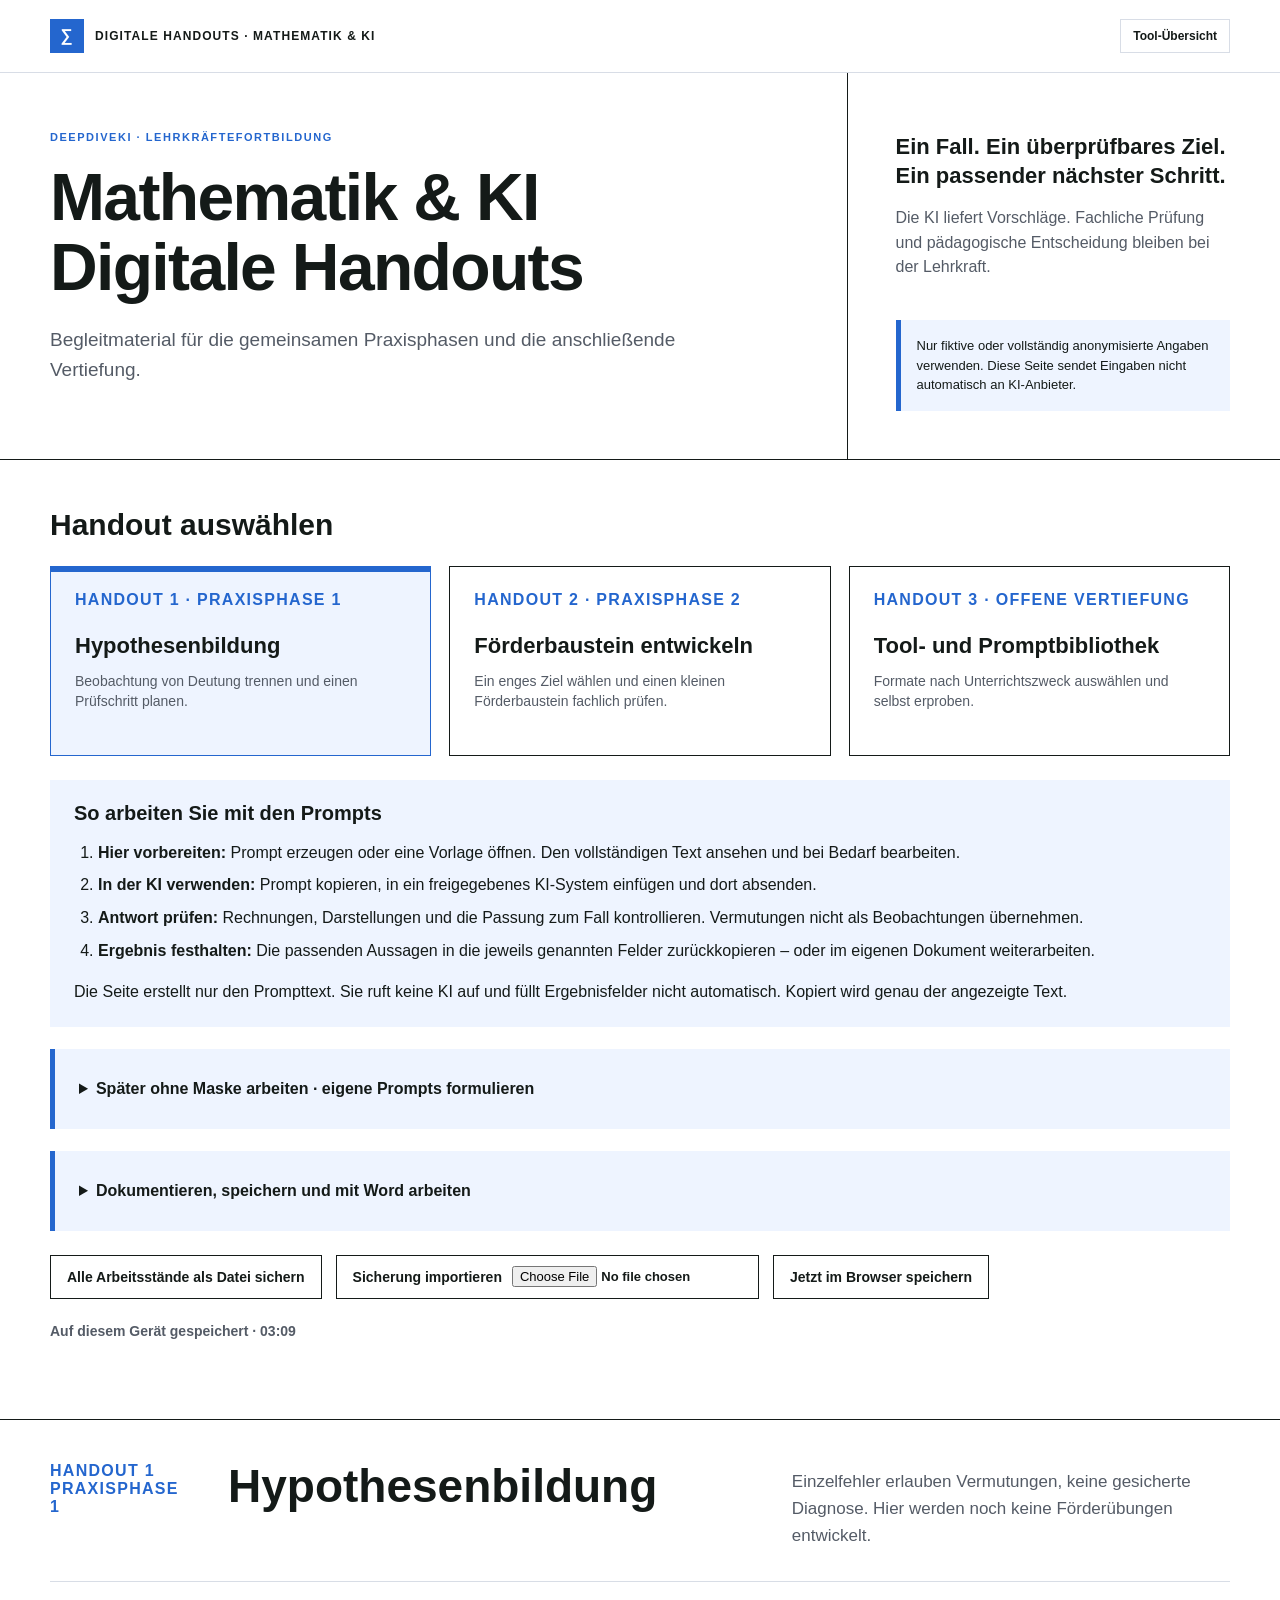
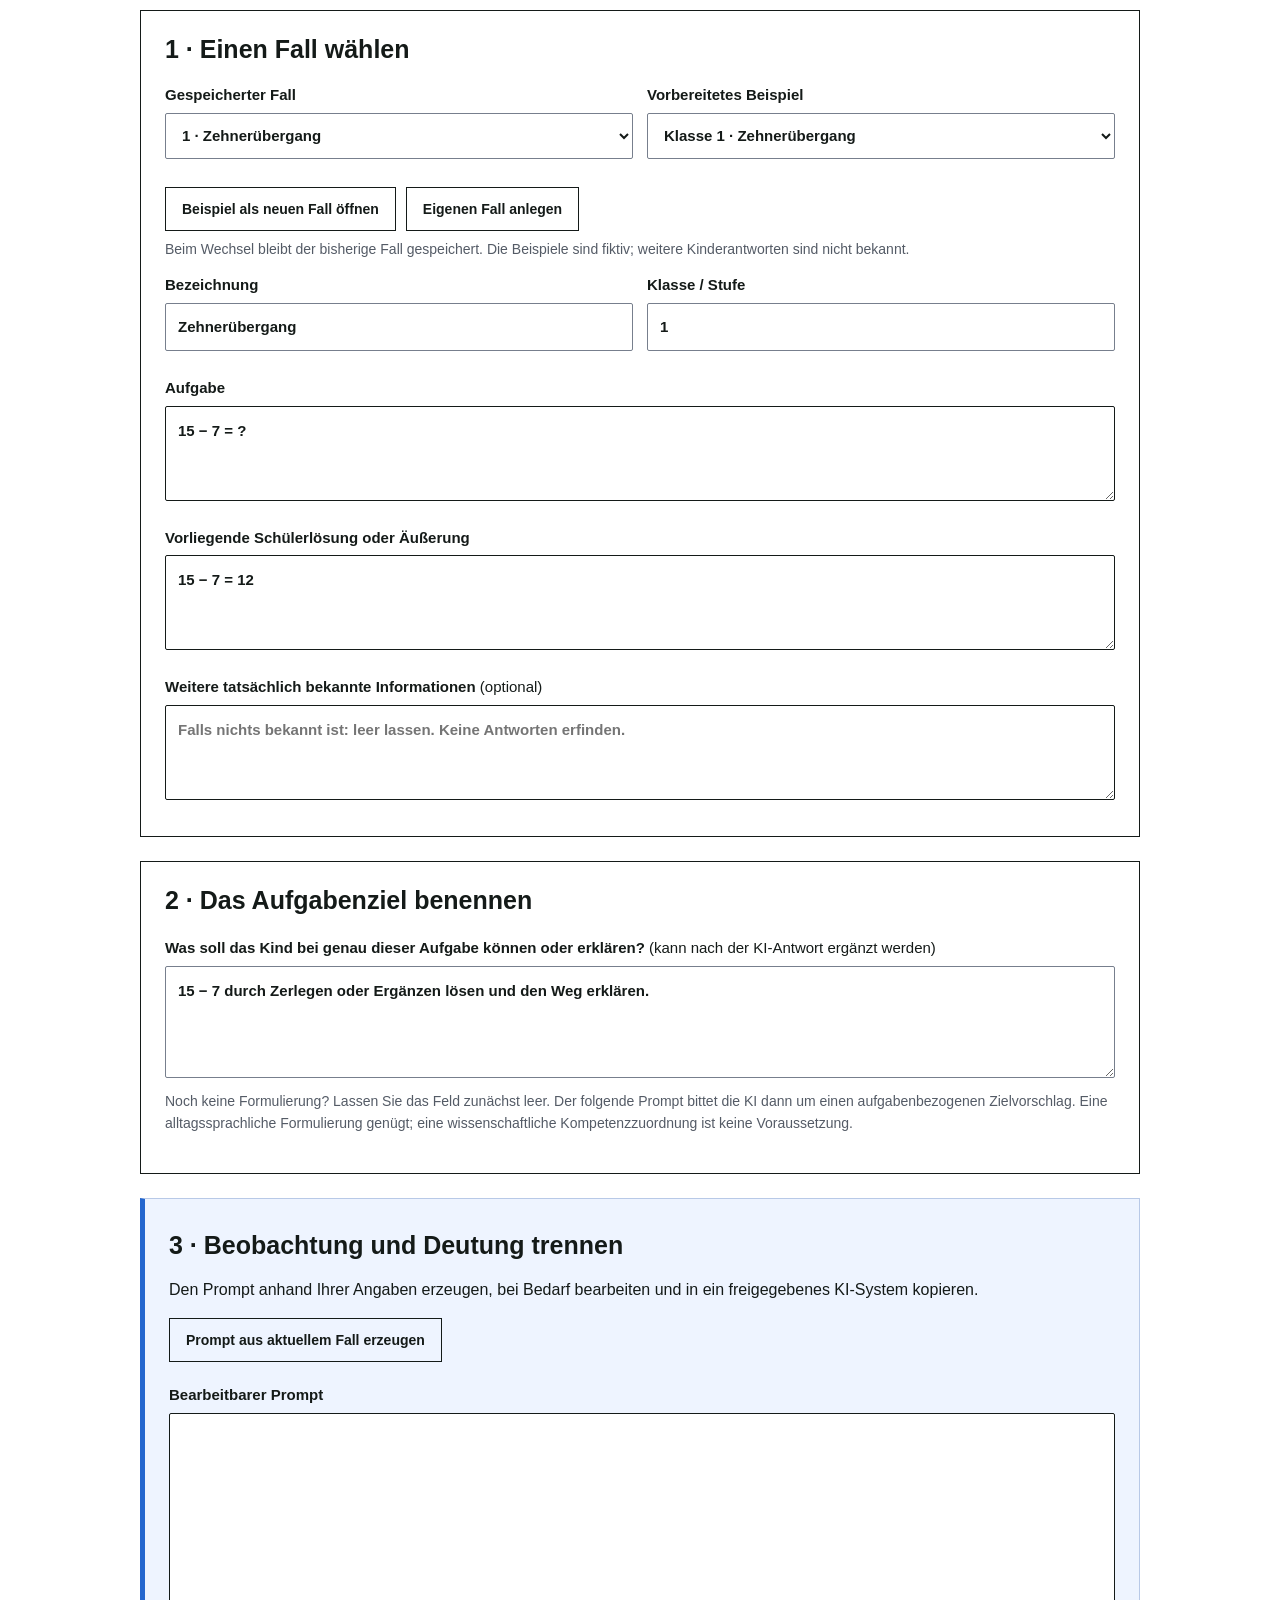
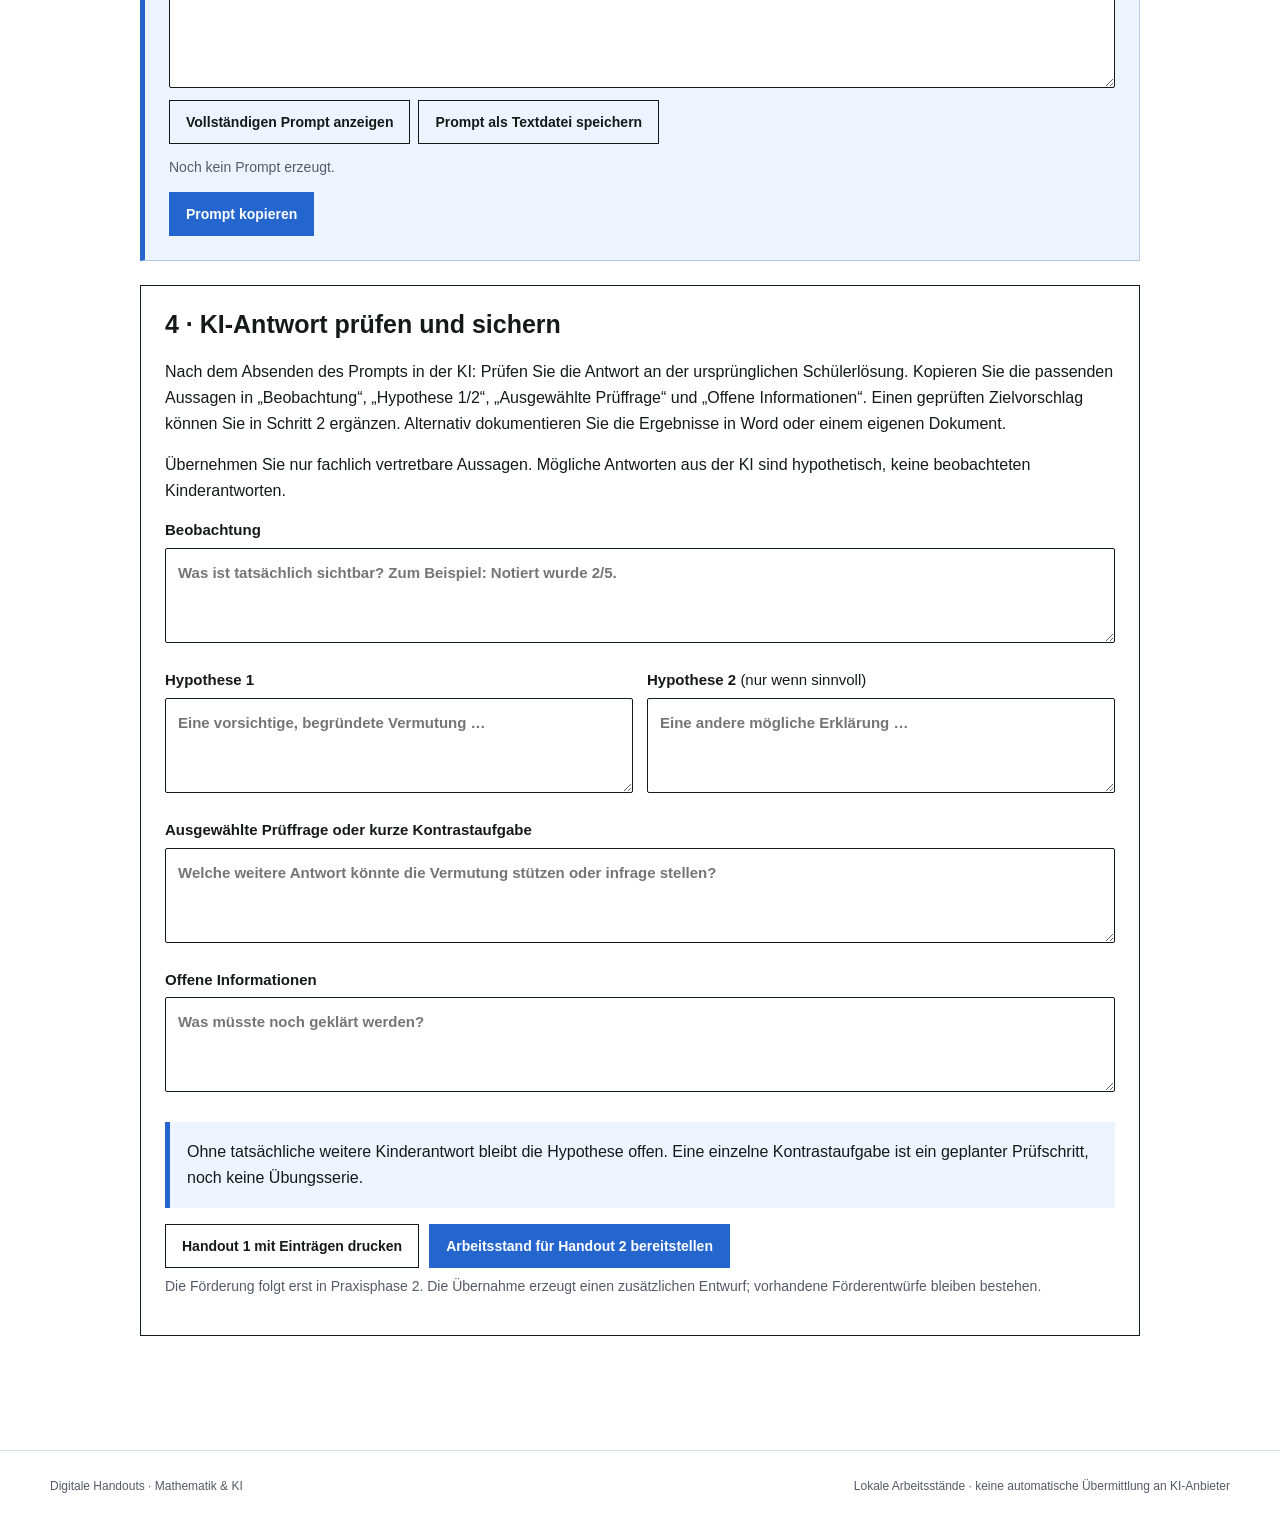
<file: index.html>
<!doctype html>
<html lang="de"><head>
<meta charset="utf-8"><meta name="viewport" content="width=device-width, initial-scale=1">
<meta name="description" content="Digitale Mathematik-Handouts: Hypothesenbildung, Förderbaustein und Tool- und Promptbibliothek.">
<title>Digitale Handouts | Mathematik & KI</title>
<link rel="stylesheet" href="handouts.css">
<script defer src="handouts-core.js"></script><script defer src="library-data.js"></script><script defer src="handouts.js"></script>
</head><body>
<a class="skip-link" href="#handout-navigation">Zu den Handouts</a>
<header class="topbar"><div class="wrap"><div class="brand"><span class="brand-mark" aria-hidden="true">∑</span><b>DIGITALE HANDOUTS · MATHEMATIK & KI</b></div><a class="top-link" href="tools.html">Tool-Übersicht</a></div></header>
<main>
<section class="hero"><div class="wrap"><div class="hero-copy"><p class="eyebrow">DEEPDIVEKI · LEHRKRÄFTEFORTBILDUNG</p><h1>Mathematik & KI<br><em>Digitale Handouts</em></h1><p>Begleitmaterial für die gemeinsamen Praxisphasen und die anschließende Vertiefung.</p></div><aside class="hero-side"><strong>Ein Fall. Ein überprüfbares Ziel. Ein passender nächster Schritt.</strong><p>Die KI liefert Vorschläge. Fachliche Prüfung und pädagogische Entscheidung bleiben bei der Lehrkraft.</p><div class="privacy">Nur fiktive oder vollständig anonymisierte Angaben verwenden. Diese Seite sendet Eingaben nicht automatisch an KI-Anbieter.</div></aside></div></section>
<section class="station-picker"><div class="wrap">
<h2 id="handout-navigation" tabindex="-1">Handout auswählen</h2>
<nav class="station-tabs" aria-label="Handouts nach Praxisphase">
<a class="station-tab" href="#hypothesen" data-nav="hypothesen"><span>HANDOUT 1 · PRAXISPHASE 1</span><strong>Hypothesenbildung</strong><small>Beobachtung von Deutung trennen und einen Prüfschritt planen.</small></a>
<a class="station-tab" href="#foerderbaustein" data-nav="foerderbaustein"><span>HANDOUT 2 · PRAXISPHASE 2</span><strong>Förderbaustein entwickeln</strong><small>Ein enges Ziel wählen und einen kleinen Förderbaustein fachlich prüfen.</small></a>
<a class="station-tab" href="#bibliothek" data-nav="bibliothek"><span>HANDOUT 3 · OFFENE VERTIEFUNG</span><strong>Tool- und Promptbibliothek</strong><small>Formate nach Unterrichtszweck auswählen und selbst erproben.</small></a>
</nav>
<section class="prompt-workflow" aria-labelledby="prompt-workflow-title"><h3 id="prompt-workflow-title">So arbeiten Sie mit den Prompts</h3><ol><li><strong>Hier vorbereiten:</strong> Prompt erzeugen oder eine Vorlage öffnen. Den vollständigen Text ansehen und bei Bedarf bearbeiten.</li><li><strong>In der KI verwenden:</strong> Prompt kopieren, in ein freigegebenes KI-System einfügen und dort absenden.</li><li><strong>Antwort prüfen:</strong> Rechnungen, Darstellungen und die Passung zum Fall kontrollieren. Vermutungen nicht als Beobachtungen übernehmen.</li><li><strong>Ergebnis festhalten:</strong> Die passenden Aussagen in die jeweils genannten Felder zurückkopieren – oder im eigenen Dokument weiterarbeiten.</li></ol><p>Die Seite erstellt nur den Prompttext. Sie ruft keine KI auf und füllt Ergebnisfelder nicht automatisch. Kopiert wird genau der angezeigte Text.</p></section>
<details class="work-note" id="independentPromptGuide"><summary>Später ohne Maske arbeiten · eigene Prompts formulieren</summary><p>Die Vorlagen sind Beispiele, kein vorgeschriebenes Verfahren. Schauen Sie sich an, welche Informationen und Aufträge im erzeugten Prompt stehen. Sie können ihn in Word oder einem eigenen Dokument speichern, verändern und für einen neuen Fall nutzen.</p><p><strong>Ein brauchbarer Ausgangspunkt:</strong> Fall und tatsächliche Beobachtung nennen; offene Vermutungen kennzeichnen; Ziel oder Beratungsbedarf beschreiben; einen klaren Arbeitsauftrag und die gewünschte Ausgabe formulieren. Fachbegriffe sind keine Voraussetzung. Grenzen und fachliche Prüfung gehören dazu.</p><label for="independentPrompt">Kopiervorlage für einen eigenen Prompt · Platzhalter im eigenen Dokument oder in der KI ersetzen</label><textarea id="independentPrompt" readonly>Ich plane Mathematikunterricht für [Klasse / Lerngruppe].
Aufgabe oder Thema: [eintragen].
Tatsächlich vorliegende Lösung oder Beobachtung: [eintragen oder ausdrücklich: noch nicht vorhanden].
Meine vorläufige Vermutung / Arbeitsannahme: [falls vorhanden; keine gesicherte Diagnose].
Mein Ziel: [Was soll das Kind tun, darstellen oder erklären? Falls noch offen: Schlage zunächst ein enges Ziel vor, das ich prüfen kann.]

Mein Auftrag: [z. B. einen nächsten Prüfschritt, eine passende Förderidee oder eine Weiterentwicklung meiner eigenen Idee vorschlagen]. Beschränke dich nicht auf einen festen Formatkatalog.
Gewünschte Ausgabe: [z. B. konkreter Aufgabenauftrag, getrennte Lösung, passende Hilfe und beobachtbares Prüfkriterium]. Begründe kurz den Bezug zu meinem Fall und Ziel.

Trenne Beobachtungen von Vermutungen. Erfinde keine Kinderantworten. Wenn entscheidende Angaben fehlen, frage nach. Prüfe die Mathematik und benenne, was ich vor dem Einsatz fachlich und hinsichtlich der Passung prüfen muss. Behaupte keine gesicherte Diagnose oder Lernwirkung.</textarea><button class="button" type="button" data-copy="independentPrompt">Bauplan kopieren</button><p>Nur fiktive oder vollständig anonymisierte Angaben verwenden. Nach der ersten Antwort können Sie gezielt nachfragen, etwa: „Welche andere Darstellung würde diesem Ziel dienen – und warum?“ oder „Vereinfache die Hilfe, ohne den Denkweg vorwegzunehmen.“</p></details>
<details class="work-note"><summary>Dokumentieren, speichern und mit Word arbeiten</summary><p>Die Felder sind ein Angebot. Sie können Ihre Ergebnisse ebenso in einem eigenen Dokument festhalten. Entscheidend ist, dass Beobachtungen, Annahmen und die geprüften Ergebnisse nachvollziehbar bleiben.</p><p>Die Seite speichert auf diesem Gerät in diesem Browser, soweit der Browser dies zulässt. Browserbereinigung oder ein anderer Browser können den Zugriff auf diese Daten verhindern. Eine heruntergeladene JSON-Datei sichert alle hier gespeicherten Arbeitsstände; sie ist kein GitHub-Backup. Eine lokale Vorschau hat einen anderen Speicher als die veröffentlichte Website.</p>
<p>Zum Drucken die Schaltfläche im jeweiligen Handout verwenden und die Vorschau prüfen. Für saubere Seitenumbrüche A4 und 100 % Skalierung einstellen. Der Förderbaustein enthält das Material zusätzlich in einem eigenen Druckabschnitt.</p>
<div class="download-grid">
<a class="download-card" href="Handout 1 - Hypothesenbildung.docx" download><span>HANDOUT 1</span><strong>Hypothesenbildung</strong><p>Word-Handout herunterladen</p></a>
<a class="download-card" href="Handout 2 - Foerderbaustein entwickeln.docx" download><span>HANDOUT 2</span><strong>Förderbaustein entwickeln</strong><p>Word-Vorlage herunterladen</p></a>
<a class="download-card" href="Handout 3 - Tool- und Promptbibliothek.docx" download><span>HANDOUT 3</span><strong>Tool- und Promptbibliothek</strong><p>Word-Handout herunterladen</p></a>
</div></details>
<div class="data-toolbar"><button type="button" class="button" id="exportAll">Alle Arbeitsstände als Datei sichern</button><label class="button import-label">Sicherung importieren<input id="importFile" type="file" accept=".json,application/json"></label><button class="button" type="button" id="saveAll">Jetzt im Browser speichern</button></div>
<p class="status persistent" id="storageStatus" role="status" aria-live="polite"></p><p id="migrationNotice" class="notice" hidden></p>
<details id="recoveryBox" class="work-note" hidden><summary>Alten Speicherstand prüfen und separat übernehmen</summary><p>Der ursprüngliche Speicher bleibt unverändert. Eine erneute Übernahme legt einen zusätzlichen Förderentwurf an.</p><button class="button" type="button" id="recoverLegacy">Alten Förderbaustein zusätzlich übernehmen</button></details>
</div></section>

<section class="station-panel" id="hypothesen" hidden aria-labelledby="hypothesen-title"><div class="wrap">
<div class="station-head"><div class="station-number">HANDOUT 1<br>PRAXISPHASE 1</div><h2 id="hypothesen-title" tabindex="-1">Hypothesenbildung</h2><p>Einzelfehler erlauben Vermutungen, keine gesicherte Diagnose. Hier werden noch keine Förderübungen entwickelt.</p></div>
<div class="station-body">
<section class="step form-card"><h3>1 · Einen Fall wählen</h3><div class="form-grid"><label>Gespeicherter Fall<select id="diagnosticSelect"></select></label><label>Vorbereitetes Beispiel<select id="caseChoice"></select></label></div><div class="button-row"><button class="button" id="addPrepared" type="button">Beispiel als neuen Fall öffnen</button><button class="button" id="addOwn" type="button">Eigenen Fall anlegen</button></div><p class="field-hint">Beim Wechsel bleibt der bisherige Fall gespeichert. Die Beispiele sind fiktiv; weitere Kinderantworten sind nicht bekannt.</p>
<div class="form-grid"><label>Bezeichnung<input id="diag-title" data-diag="title"></label><label>Klasse / Stufe<input id="diag-grade" data-diag="grade"></label><label class="wide">Aufgabe<textarea id="diag-task" data-diag="task" placeholder="Welche Aufgabe wurde gestellt?"></textarea></label><label class="wide">Vorliegende Schülerlösung oder Äußerung<textarea id="diag-solution" data-diag="solution" placeholder="Nur das tatsächlich Vorliegende notieren."></textarea></label><label class="wide">Weitere tatsächlich bekannte Informationen <span class="optional">(optional)</span><textarea id="diag-known" data-diag="known" placeholder="Falls nichts bekannt ist: leer lassen. Keine Antworten erfinden."></textarea></label></div></section>
<section class="step form-card"><h3>2 · Das Aufgabenziel benennen</h3><label>Was soll das Kind bei genau dieser Aufgabe können oder erklären? <span class="optional">(kann nach der KI-Antwort ergänzt werden)</span><textarea id="diag-goal" data-diag="goal" placeholder="Zum Beispiel: zwei ungleichnamige Brüche addieren und den Weg erklären."></textarea></label><p class="field-hint">Noch keine Formulierung? Lassen Sie das Feld zunächst leer. Der folgende Prompt bittet die KI dann um einen aufgabenbezogenen Zielvorschlag. Eine alltagssprachliche Formulierung genügt; eine wissenschaftliche Kompetenzzuordnung ist keine Voraussetzung.</p></section>
<section class="step generated-prompt"><h3>3 · Beobachtung und Deutung trennen</h3><p>Den Prompt anhand Ihrer Angaben erzeugen, bei Bedarf bearbeiten und in ein freigegebenes KI-System kopieren.</p><button type="button" class="button" id="generateDiagnosis">Prompt aus aktuellem Fall erzeugen</button><label for="diagnosisPrompt">Bearbeitbarer Prompt</label><textarea id="diagnosisPrompt" data-diag="prompt"></textarea><p id="diagnosisPromptStatus" class="field-hint"></p><button type="button" class="button primary" data-copy="diagnosisPrompt">Prompt kopieren</button></section>
<section class="step form-card"><h3>4 · KI-Antwort prüfen und sichern</h3><p>Nach dem Absenden des Prompts in der KI: Prüfen Sie die Antwort an der ursprünglichen Schülerlösung. Kopieren Sie die passenden Aussagen in „Beobachtung“, „Hypothese 1/2“, „Ausgewählte Prüffrage“ und „Offene Informationen“. Einen geprüften Zielvorschlag können Sie in Schritt 2 ergänzen. Alternativ dokumentieren Sie die Ergebnisse in Word oder einem eigenen Dokument.</p><p>Übernehmen Sie nur fachlich vertretbare Aussagen. Mögliche Antworten aus der KI sind hypothetisch, keine beobachteten Kinderantworten.</p><div class="form-grid">
<label class="wide">Beobachtung<textarea id="diag-observation" data-diag="observation" placeholder="Was ist tatsächlich sichtbar? Zum Beispiel: Notiert wurde 2/5."></textarea></label>
<label>Hypothese 1<textarea id="diag-hypothesis1" data-diag="hypothesis1" placeholder="Eine vorsichtige, begründete Vermutung …"></textarea></label><label>Hypothese 2 <span class="optional">(nur wenn sinnvoll)</span><textarea id="diag-hypothesis2" data-diag="hypothesis2" placeholder="Eine andere mögliche Erklärung …"></textarea></label>
<label class="wide">Ausgewählte Prüffrage oder kurze Kontrastaufgabe<textarea id="diag-check" data-diag="check" placeholder="Welche weitere Antwort könnte die Vermutung stützen oder infrage stellen?"></textarea></label><label class="wide">Offene Informationen<textarea id="diag-missing" data-diag="missing" placeholder="Was müsste noch geklärt werden?"></textarea></label>
</div><p class="didactic-note">Ohne tatsächliche weitere Kinderantwort bleibt die Hypothese offen. Eine einzelne Kontrastaufgabe ist ein geplanter Prüfschritt, noch keine Übungsserie.</p><div class="button-row"><button class="button" type="button" data-print="diagnostic">Handout 1 mit Einträgen drucken</button><button class="button primary" type="button" id="transferDiagnostic">Arbeitsstand für Handout 2 bereitstellen</button></div><p class="field-hint">Die Förderung folgt erst in Praxisphase 2. Die Übernahme erzeugt einen zusätzlichen Entwurf; vorhandene Förderentwürfe bleiben bestehen.</p></section>
</div></div></section>

<section class="station-panel" id="foerderbaustein" hidden aria-labelledby="foerderbaustein-title"><div class="wrap">
<div class="station-head"><div class="station-number">HANDOUT 2<br>PRAXISPHASE 2</div><h2 id="foerderbaustein-title" tabindex="-1">Förderbaustein entwickeln</h2><p>Eine belegte Ausgangslage oder ausdrücklich gewählte Arbeitsannahme, ein enges Ziel und ein Schwerpunkt.</p></div><div class="station-body">
<div class="entry-options"><section class="form-card"><h3>Fall aus Praxisphase 1 übernehmen</h3><label>Gespeicherter Fall<select id="transferSelect"></select></label><p class="field-hint">Übernimmt Aufgabe, Schülerlösung und die bereits festgehaltenen Angaben in „1 · Ausgangslage“. Offene Felder bleiben offen; das Förderziel wird anschließend gewählt.</p><button type="button" class="button primary" id="transferSelected">Als neuen Förderentwurf übernehmen</button></section><section class="form-card"><h3>Neue Aufgabe / neuen Fall wählen</h3><label>Eigenständiger Einstieg<select id="builderCaseChoice" aria-describedby="builderEntryHint"><option value="own">Eigenes neues Beispiel · mit leeren Feldern beginnen</option></select></label><p id="builderEntryHint" class="field-hint" role="status" aria-live="polite">Erst „Leeren Förderentwurf anlegen“ öffnet einen neuen eigenen Fall. Die inhaltlichen Felder der Ausgangslage sind dann leer.</p><button type="button" class="button primary" id="newBuilder">Leeren Förderentwurf anlegen</button><p class="field-hint">Die Auswahl allein verändert den unten angezeigten Entwurf noch nicht. Bisherige Entwürfe bleiben erhalten.</p></section></div>
<div class="draft-switch"><label>Gespeicherter Förderentwurf<select id="builderSelect"></select></label><p>Jeder neue Entwurf wird zusätzlich angelegt. Für den eigenständigen Einstieg ist keine vorherige Bearbeitung von Handout 1 erforderlich.</p></div><p id="noBuilder" class="notice">Wählen Sie oben einen der beiden Einstiege.</p><div id="builderFields" hidden>
<section class="step form-card"><h3>1 · Ausgangslage klären</h3>
<p>Bei einem neuen Fall beginnen Sie wie in Phase 1: zunächst nur die Aufgabe und eine vorliegende oder ausdrücklich fiktive Schülerlösung eintragen. Hypothesen, Aufgabenziel und Fachbegriffe müssen Sie nicht vorher selbst formulieren. Übernommene Angaben aus Phase 1 können Sie weiterverwenden.</p>
<div class="form-grid">
<label>Bezeichnung<input data-build="title" id="build-title"></label><label>Klasse / Stufe<input data-build="grade" id="build-grade"></label><label class="wide">Thema / Leitidee <span class="optional">(optional)</span><input data-build="topic" id="build-topic" placeholder="Zum Beispiel: Zahl und Operation"></label><label class="wide">Aufgabe<textarea data-build="task" id="build-task"></textarea></label><label class="wide">Vorliegende Schülerlösung / Ausgangslage<textarea data-build="observation" id="build-observation" placeholder="Vorliegende Rechnung oder Äußerung. Selbst konstruierte Beispiele ausdrücklich als fiktiv kennzeichnen."></textarea></label>
<label class="wide">Weitere tatsächlich bekannte Informationen <span class="optional">(optional)</span><textarea id="build-known" data-build="known" placeholder="Aus Handout 1 übernommene oder ergänzende tatsächliche Informationen. Sonst leer lassen."></textarea></label>
</div>
<details id="hypothesisHelp" class="ai-help"><summary>Neuen Fall mit KI erschließen · wie in Phase 1</summary>
<p>Aufgabe und Schülerlösung reichen zum Erzeugen des Prompts. Er bittet um Beobachtungen, höchstens zwei vorläufige Hypothesen und einen passenden Prüfschritt. Ein Aufgabenziel kann die KI als Vorschlag formulieren.</p>
<button class="button" id="generateHypotheses" type="button">Diagnoseprompt aus diesem Fall erzeugen</button>
<label for="hypothesisPrompt">Bearbeitbarer Diagnoseprompt für diesen Förderentwurf</label><textarea id="hypothesisPrompt" data-build="hypothesisPrompt" class="prompt-large"></textarea><p id="hypothesisPromptStatus" class="field-hint"></p><button class="button" type="button" data-copy="hypothesisPrompt">Diagnoseprompt kopieren</button>
<p>In einem freigegebenen KI-System verwenden. Danach die Antwort an der ursprünglichen Lösung prüfen und passende Aussagen in die folgenden Felder kopieren. Die Überschriften der KI-Antwort entsprechen den Feldern. Die Ergebnisfelder können Sie nach Prüfung der KI-Antwort ergänzen; vorhandene eigene Angaben bleiben nutzbar. Die ursprüngliche Schülerlösung oben stehen lassen.</p>
</details>
<p class="field-hint">Ohne Lösung oder Äußerung lässt sich keine fallbezogene Hypothese begründen. Wählen Sie dann ein vorbereitetes Beispiel oder planen Sie ausdrücklich unter einer offenen Arbeitsannahme. Die KI darf fehlende Kinderantworten nicht als Tatsachen ergänzen.</p>
<div class="form-grid">
<label class="wide">Konkretes Aufgabenziel <span class="optional">(bei Bedarf nach der KI-Antwort ergänzen)</span><input data-build="taskGoal" id="build-taskGoal" placeholder="Zum Beispiel: Stellenwerte beim Addieren richtig zuordnen."></label><label class="wide">Beobachtung <span class="optional">(an der Lösung geprüft, bei Bedarf nach der KI-Antwort ergänzen)</span><textarea data-build="noticed" id="build-noticed" placeholder="Nur beschreiben, was tatsächlich in der Lösung steht. Noch keine Vermutung über den Denkweg."></textarea></label><label class="wide">Offene Hypothesen <span class="optional">(optional, keine Voraussetzung)</span><textarea data-build="hypotheses" id="build-hypotheses" placeholder="Geprüfte KI-Vorschläge oder eigene vorsichtige Vermutungen. Darf zunächst leer bleiben."></textarea></label><label class="wide">Geplanter Prüfschritt <span class="optional">(aus der geprüften KI-Antwort oder selbst formuliert)</span><textarea data-build="plannedCheck" id="build-plannedCheck"></textarea></label><label class="wide">Noch fehlende Informationen <span class="optional">(bei Bedarf nach der KI-Antwort ergänzen)</span><textarea data-build="missing" id="build-missing"></textarea></label>
<label class="wide">Stand der Ausgangslage<select data-build="evidenceStatus" id="build-evidenceStatus"><option value="open">Noch offen – keine weitere Antwort bekannt</option><option value="observed">Eine tatsächliche weitere Antwort liegt vor</option><option value="assumed">Ausdrückliche Arbeitsannahme für die Planung</option></select></label>
<label class="wide" id="evidenceLabel">Tatsächliche weitere Antwort und Beobachtung<textarea data-build="evidence" id="build-evidence" placeholder="Nur tatsächlich vorliegende Angaben; bei fiktiven Fällen nicht erfinden."></textarea></label><label class="wide" id="assumptionLabel">Arbeitsannahme <span class="optional">(keine bestätigte Diagnose)</span><textarea data-build="assumption" id="build-assumption" placeholder="Unter der Annahme, dass das Kind ungleich große Bruchteile direkt zusammenzählt …"></textarea></label>
</div><p class="field-hint">Für einen fiktiven Fall können Sie eine plausible Arbeitsannahme bewusst wählen. Sie ist kein Ersatz für ein tatsächliches Diagnosegespräch.</p></section>
<section class="step form-card"><h3>2 · Ein enges Ziel und einen Schwerpunkt wählen</h3>
<p>Das Ziel können Sie selbst formulieren oder sich von der KI vorschlagen lassen. Entscheidend ist: Was soll das Kind konkret tun, darstellen oder erklären – und woran erkennen Sie das?</p>
<details id="goalHelp" class="ai-help"><summary>Förderziel mit KI formulieren · optional</summary>
<p>Der Prompt übernimmt Ihre Ausgangslage. Ein vorhandenes Ziel ist dafür nicht erforderlich. Lassen Sie höchstens zwei Alternativen vorschlagen, prüfen Sie deren Passung und wählen Sie genau ein Ziel. Es wird nichts automatisch an eine KI gesendet.</p>
<button class="button" id="generateGoal" type="button">Prompt für Zielvorschläge erzeugen</button>
<label for="goalPrompt">Bearbeitbarer Prompt für Zielvorschläge</label><textarea id="goalPrompt" data-build="goalPrompt" class="prompt-large"></textarea><p id="goalPromptStatus" class="field-hint"></p><button class="button" type="button" data-copy="goalPrompt">Prompt für Zielvorschläge kopieren</button>
<p>Kopieren Sie den Prompt in ein freigegebenes KI-System und senden Sie ihn dort ab. Prüfen Sie die Antwort und fügen Sie genau den Zielvorschlag, mit dem Sie weiterarbeiten möchten, in das folgende Feld ein. Erst „Als Förderziel übernehmen“ trägt ihn in Ihr Zielfeld ein. Sie können das Ziel auch selbst direkt formulieren.</p>
<label for="build-goalCandidate">Einen ausgewählten Zielvorschlag einfügen und prüfen</label><textarea id="build-goalCandidate" data-build="goalCandidate" placeholder="Nur das eine Ziel, mit dem Sie weiterarbeiten möchten – bei Bedarf bereits angepasst."></textarea>
<p class="field-hint">Passt das Ziel zur beobachteten oder ausdrücklich angenommenen Ausgangslage? Ist es eng genug? Woran erkennen Sie das Verstehen an einer neuen Aufgabe ohne KI?</p>
<button class="button" id="applyGoal" type="button">Ausgewählten Vorschlag als Förderziel übernehmen</button>
</details>
<div class="form-grid"><label class="wide">Ein beobachtbares Förderziel<textarea id="build-goal" data-build="goal" aria-describedby="goalExample" placeholder="Zum Beispiel: Das Kind stellt 1/2 und 1/3 an gleich langen Streifen in Sechsteln dar und erklärt, warum der Wert gleich bleibt."></textarea><span id="goalExample" class="field-hint">Nicht nur „Brüche verstehen“, sondern zum Beispiel: „Das Kind stellt 1/2 und 1/3 an gleich langen Streifen in Sechsteln dar und erklärt, warum beide Anteile ihren Wert behalten.“ Das gewählte Ziel fließt in den anschließenden Förderprompt ein.</span></label><label class="wide">Fachliche Einordnung <span class="optional">(optional)</span><textarea data-build="conception" id="build-conception" placeholder="Möglicher Bezug zu basalen Kompetenzen oder Grundvorstellungen, mit kurzer Begründung. Darf offenbleiben."></textarea></label><label>Beispielvorlagen filtern<select id="build-focus" data-build="focus"><option value="all">Alle Beispielvorlagen</option><option value="A">Verstehen und Darstellungen</option><option value="B">Üben und differenzieren</option><option value="C">Begründen, prüfen, übertragen</option><option value="D">Rückmeldung und Lernfortschritt</option></select></label><label>Vorgehensweise für diesen Baustein<select id="build-format" data-build="format"></select></label></div><p id="formatGuidance" class="didactic-note"></p>
<div class="variant-entry"><h4>Eigene Vorgehensweise · mit oder ohne KI</h4><p>Sie müssen keine Vorlage aus der Liste verwenden. Beschreiben Sie eine eigene Idee oder einen fachlich geprüften KI-Vorschlag. Sie dürfen Aufgaben und Hilfen sinnvoll kombinieren; das gewählte Förderziel bleibt der Bezugspunkt.</p><label for="build-customFormat">Eigene Förderidee / bewusst ausgewählter Vorschlag</label><textarea id="build-customFormat" data-build="customFormat" placeholder="Zum Beispiel: Das Kind entwirft zwei passende Aufgaben zu seinem Bruchstreifen und erklärt, warum sie zusammenpassen. Oder: eine andere eigene Idee …"></textarea><button class="button" type="button" id="chooseCustomFormat">Diese eigene Vorgehensweise verwenden</button>
<details class="ai-help"><summary>Weitere Förderideen aus meiner Ausgangslage vorschlagen lassen</summary><p>Der Prompt übernimmt Aufgabe, vorhandene Beobachtungen, offene Hypothesen, Ziel und Ihre eigene Idee, falls eingetragen. Er bittet um zunächst drei begründete Alternativen außerhalb einer festen Auswahl. Weitere Vorschläge können Sie anschließend anfordern.</p><button class="button" type="button" id="generateFormatIdeas">Offenen Ideenprompt erzeugen</button><label for="formatIdeasPrompt">Bearbeitbarer Ideenprompt</label><textarea id="formatIdeasPrompt" data-build="formatIdeasPrompt" class="prompt-large"></textarea><p id="formatIdeasPromptStatus" class="field-hint"></p><button class="button" type="button" data-copy="formatIdeasPrompt">Ideenprompt kopieren</button><p>Den Ideenprompt kopieren, in einem freigegebenen KI-System absenden und die Antwort fachlich prüfen. Wenn Sie hier dokumentieren möchten, die Vorschläge in das folgende Feld zurückkopieren. Im eigenen Dokument können Sie ebenso weiterarbeiten.</p><label for="build-formatIdeasResult">Vorschläge zum Vergleichen · noch keine Auswahl</label><textarea id="build-formatIdeasResult" data-build="formatIdeasResult" class="material-output"></textarea><p>Prüfen Sie die Vorschläge. Kopieren Sie Ihre Auswahl, gegebenenfalls verändert oder kombiniert, in „Eigene Förderidee“ oben und wählen Sie bewusst „Diese eigene Vorgehensweise verwenden“. Ein KI-Vorschlag ist keine Voraussetzung. Eigene Materialentwürfe können Sie auch direkt in Schritt 3 festhalten.</p></details></div>
<button class="button" id="generateBuilder" type="button">Förderprompt aus aktuellen Angaben erzeugen</button><label for="builderPrompt">Bearbeitbarer Förderprompt</label><textarea id="builderPrompt" data-build="prompt" class="prompt-large"></textarea><p id="builderPromptStatus" class="field-hint"></p><button class="button primary" type="button" data-copy="builderPrompt">Förderprompt kopieren</button>
<p>Den angezeigten Prompt bei Bedarf anpassen, in einem freigegebenen KI-System einfügen und dort absenden. Kopieren Sie die vollständige Antwort in „KI-Entwurf oder eigene Ausarbeitung“ in Schritt 3. Prüfen und überarbeiten Sie das Material; die verwendbare Fassung gehört in „Überarbeitete Fassung“. Statt dieser Felder können Sie ein eigenes Dokument verwenden.</p>
<div class="variant-entry"><h4>Weitere Möglichkeiten aus derselben Auswertung</h4><p>In Handout 3 finden Sie Beispiele und offene Prompts für weitere Ideen. Die Sammlung ist keine abschließende Auswahl. Sie können Formate verändern, begründet kombinieren oder eigene Aufgaben entwickeln. Ihr Förderentwurf bleibt dabei unverändert.</p><button class="button" type="button" id="exploreVariants">Mit dieser Ausgangslage weitere Ideen erproben</button></div></section>
<section class="step form-card"><h3>3 · Entwurf prüfen und überarbeiten</h3><p>Der Förderprompt schlägt einen kleinen Baustein vor: kurze Erklärung, drei bis fünf Aufgaben, gestufte Hilfe, neue Abschlussaufgabe ohne KI sowie Lösungen und Beobachtungskriterien. Sie können diese Ausgabe im sichtbaren Prompt an Ihre Vorgehensweise anpassen. Halten Sie den Entwurf und Ihre Prüfung hier oder in einem eigenen Dokument fest; auch eine eigene Ausarbeitung ohne KI ist möglich.</p><label>KI-Entwurf oder eigene Ausarbeitung · optional hier festhalten<textarea data-build="draft" id="build-draft" class="material-output" placeholder="Wenn Sie hier dokumentieren: Aufgaben, Hilfen, Lösungen und Kriterien vollständig einfügen. Ein eigenes Dokument ist ebenso möglich."></textarea></label><label>Meine fachlichen und didaktischen Anpassungen<textarea data-build="adjustments" id="build-adjustments"></textarea></label><label>Überarbeitete Fassung / einsatzbereites Material<textarea data-build="final" id="build-final" class="material-output" placeholder="Die tatsächlich weiterzuverwendende, geprüfte Fassung …"></textarea></label></section>
<section class="step form-card"><h3>4 · Fachlich prüfen und Einsatz festhalten</h3><div id="builderChecks" class="checklist"></div><div class="form-grid"><label class="wide">Wann und wie im Unterricht?<textarea data-build="use" id="build-use"></textarea></label><label class="wide">Neue Erfolgskontrolle ohne KI und Beobachtungskriterien<textarea data-build="success" id="build-success" placeholder="Neue Aufgabe, kurze Begründung und woran die Lehrkraft den nächsten Lernschritt erkennt."></textarea></label></div><p class="didactic-note">Ein guter Entwurf ist kein Beleg für eine gesicherte Diagnose oder nachgewiesene Lernwirkung. Prüfen Sie das Verstehen später an tatsächlichen Antworten.</p><div class="button-row"><button class="button" type="button" id="downloadBuilder">Förderbaustein als Textdatei</button><button class="button" type="button" data-print="builder">Förderbaustein und Material drucken</button></div><details id="legacyBuilder" hidden><summary>Unveränderter früherer Arbeitsstand</summary><pre id="legacyBuilderText"></pre></details></section>
</div></div></div></section>

<section class="station-panel" id="bibliothek" hidden aria-labelledby="bibliothek-title"><div class="wrap"><div class="station-head"><div class="station-number">HANDOUT 3<br>OFFENE VERTIEFUNG</div><h2 id="bibliothek-title" tabindex="-1">Tool- und Promptbibliothek</h2><p>Nach Unterrichtszweck auswählen. Ein Format öffnen, den Prompt bearbeiten und das Ergebnis fachlich prüfen.</p></div><div class="station-body">
<div class="button-row"><a class="button" href="tools.html">Tools nach Einsatzzweck erkunden</a><a class="button" href="individualisierung.html">Vertiefung: Individualisierung</a></div>
<section class="step form-card" aria-labelledby="trial-title"><h3 id="trial-title">Eine Auswertung, verschiedene Formate</h3><p>Erproben Sie mit demselben Fall verschiedene Aufgaben, Hilfen oder einen diagnostischen Prüfschritt. Acht konkrete Beispiele zeigen den Unterschied. Zu jedem Beispiel gehören eine Lösung beziehungsweise erwartbare Antwort, ein Beobachtungskriterium und eine Grenze der Aussagekraft.</p><p><strong>Diagnose vor Förderung:</strong> Eine Kontrastaufgabe prüft eine offene Vermutung. Förderaufgaben arbeiten an einem gewählten Ziel, gegebenenfalls unter einer ausdrücklich genannten Arbeitsannahme. Eine selbstständige Abschlussaufgabe gibt anschließend weitere Hinweise.</p><div class="button-row"><button class="button" id="trialFromBuilder" type="button">Aktuellen Förderentwurf verwenden</button><button class="button" id="trialFromExample" type="button">Fiktive Beispielauswertung verwenden</button></div><p id="trialContextSummary" class="field-hint"></p><p class="field-hint">Die Beispiele sind fachlich und didaktisch durchgesehene Vorschläge, keine empirisch geprüften Förderprogramme. Bei Ihrem eigenen Fall passen Sie Aufgaben und Hilfen an. Die Beispieltexte ersetzen Ihre Eingaben nicht. Ergebnisse und eigene Anmerkungen können Sie bei jedem Format getrennt festhalten und drucken.</p></section>
<details class="step form-card"><summary>Welchen Fall soll der Prompt verwenden?</summary><label>Kontext auswählen<select id="libraryMode"><option value="blank">Neutrale Vorlage mit sichtbaren Platzhaltern</option><option value="diagnostic">Aktuell ausgewählter Fall aus Handout 1</option><option value="builder">Aktueller Förderentwurf aus Handout 2</option><option value="sample">Fiktive Bruchauswertung für die Erprobung</option><option value="own">Neuer, unabhängiger Fall</option></select></label><div id="libraryOwn" class="form-grid" hidden><label>Klasse / Stufe<input id="lib-grade" data-library="grade"></label><label>Aufgabe<textarea id="lib-task" data-library="task"></textarea></label><label>Konkretes Ziel<textarea id="lib-goal" data-library="goal"></textarea></label><label>Beobachtung / ausdrücklich gewählte Annahme<textarea id="lib-baseline" data-library="baseline"></textarea></label></div><p id="libraryContext" class="field-hint"></p><p>Ein Kontextwechsel verändert bereits bearbeitete Vorlagen nicht stillschweigend. Mit „Mit aktuellem Kontext neu befüllen“ können Sie eine Vorlage bewusst aktualisieren.</p></details>
<details class="step form-card" id="freeIdeasPanel"><summary>Eigene Förderidee oder weitere KI-Vorschläge</summary><p>Sie sind nicht auf die Beispiele oder die 28 Vorlagen beschränkt. Entwickeln Sie selbst eine Idee oder lassen Sie aus dem oben gewählten Fall weitere Möglichkeiten vorschlagen. Die KI schlägt zunächst drei Alternativen zur Übersicht vor; Sie können weitere anfordern. Eine eigene Idee können Sie auch ohne KI festhalten.</p><button class="button" id="generateFreeIdeas" type="button">Offenen Ideenprompt aus dem gewählten Fall erzeugen</button><label for="library-freie-foerderideen">Bearbeitbarer Ideenprompt · eigene Wünsche können Sie ergänzen</label><textarea id="library-freie-foerderideen" data-library-prompt="freie-foerderideen" class="prompt-large"></textarea><p class="library-warning context-alert" data-format="freie-foerderideen"></p><button class="button" type="button" data-copy="library-freie-foerderideen">Ideenprompt kopieren</button><p>Den Prompt lesen und anpassen, in ein freigegebenes KI-System kopieren und dort absenden. Danach die Antwort prüfen und nach Wunsch im folgenden Feld oder einem eigenen Dokument sichern. Soll die KI eine eigene Idee von Ihnen prüfen, ergänzen Sie diese ausdrücklich im Prompt; Einträge im Ergebnisfeld werden nicht automatisch mitgeschickt.</p><label for="trial-result-freie-foerderideen">Eigene Förderidee oder KI-Vorschläge · auch ohne KI ausfüllbar</label><textarea id="trial-result-freie-foerderideen" data-library-result="freie-foerderideen" class="material-output" placeholder="Eigene Idee notieren oder Vorschläge einfügen. Möglichkeiten verändern oder begründet kombinieren."></textarea><label for="trial-notes-freie-foerderideen">Meine Prüfung und bewusste Auswahl</label><textarea id="trial-notes-freie-foerderideen" data-library-notes="freie-foerderideen" placeholder="Warum passt diese Idee zum Ziel? Was passe ich an? Woran möchte ich den nächsten Lernschritt erkennen?"></textarea><button class="button" type="button" data-print-format="freie-foerderideen">Eigene Ideen und Prüfung drucken</button><p class="field-hint">Es wird nichts automatisch an eine KI gesendet oder als passende Förderung bestätigt. Vorhandene Ideen bleiben beim Kontextwechsel erhalten; erst bewusstes Neubefüllen archiviert eine bearbeitete Erprobung.</p></details>
<section class="step form-card" aria-labelledby="variant-guide-title"><h3 id="variant-guide-title">Beispiele zur Orientierung · offen erweiterbar</h3><p>Die sechs Zugänge zeigen mögliche nächste Schritte. Sie sind keine vollständige Liste, keine Pflichtauswahl und keine verpflichtende Abfolge. Eigene Ideen und weitere KI-Vorschläge sind gleichwertige Wege.</p><p class="field-hint">Die festen Beispiele zeigen Möglichkeiten – auch für Stellenwertverständnis und Einmaleins. Sie werden nicht als Befund über Ihr Kind übernommen. Die Schaltflächen öffnen vorhandene Prompts mit dem oben ausgewählten Kontext. Bei Förderung ein geprüftes Ziel oder eine ausdrücklich bedingte Arbeitsannahme verwenden.</p><div id="variantRoutes" class="variant-routes"></div><details class="more-example-section"><summary>Weitere Aufgabenbeispiele für andere Ausgangslagen</summary><p>Auch diese Beispiele können Sie verändern oder als Anregung für eigene Entwürfe nutzen. Die beschriebene Arbeitsannahme ist kein Befund über Ihren Fall.</p><div id="moreExamples"></div></details><details class="variant-sources"><summary>Didaktische Grundlage und Grenzen</summary><p>Die Auswahl unterscheidet Diagnose- und Förderzwecke, nutzt Aufgabenbeziehungen und passt Hilfen an den Bedarf an. Die Quellen begründen diese Prinzipien; die konkreten Beispielaufgaben sind eigene Entwürfe, keine empirisch validierten Förderprogramme.</p><div id="variantSources"></div></details></section>
<div class="toolbar"><label class="search-label">Formate durchsuchen<input id="promptSearch" type="search" placeholder="Zum Beispiel Brüche, Hilfen, Sprache …"></label><label>Didaktischer Zweck<select id="libraryFilter"><option value="all">Alle Formate</option><option value="examples">Acht konkrete Erprobungsbeispiele</option><option value="A">Verstehen und Darstellungen</option><option value="B">Üben und differenzieren</option><option value="C">Begründen, prüfen, übertragen</option><option value="D">Rückmeldung und Lernfortschritt</option><option value="extra">Ergänzende Angebote</option></select></label></div><p id="libraryCount" role="status"></p><div id="promptList" class="prompt-list"></div>
<details class="work-note" id="importedLibraries" hidden><summary>Gesicherte Bibliotheksstände und importierte Vorlagen</summary><p>Hier bleiben importierte Vorlagen sowie Erprobungen aus einem früheren Kontext erhalten. Vor der weiteren Verwendung Fall, Prompt und Ergebnis prüfen.</p><div id="importedLibraryList"></div></details>
<details class="work-note"><summary>Mögliche Deutungen der sechs Übungsfälle · zur späteren Besprechung</summary><p>Diese Hinweise sind keine Auflösung des tatsächlichen Denkwegs. Eine zusätzliche Antwort oder Darstellung kann eine Vermutung stützen oder infrage stellen.</p><div id="caseDiscussion"></div></details>
</div></div></section>
</main>
<section class="print-summary" id="printSummary"></section><div class="toast" id="globalStatus" role="status" aria-live="polite"></div>
<dialog id="confirmDialog" aria-labelledby="confirmTitle" aria-describedby="confirmMessage"><h2 id="confirmTitle">Arbeitsstand beibehalten?</h2><p id="confirmMessage"></p><form method="dialog" class="button-row"><button class="button" id="confirmCancel" value="cancel">Abbrechen</button><button class="button primary" id="confirmOK" value="ok">Bestätigen</button></form></dialog>
<dialog id="copyFallback"><h2>Text manuell kopieren</h2><p>Automatisches Kopieren ist nicht verfügbar. Markieren Sie den Text und wählen Sie „Kopieren“.</p><textarea id="fallbackText" aria-label="Manuell zu kopierender Text"></textarea><button class="button" id="closeFallback" type="button">Schließen</button></dialog>
<footer><div class="wrap"><span>Digitale Handouts · Mathematik & KI</span><span>Lokale Arbeitsstände · keine automatische Übermittlung an KI-Anbieter</span></div></footer>
<noscript><p>Bitte JavaScript aktivieren, um Fälle und Prompts zu bearbeiten. Die Word-Downloads sind auch ohne JavaScript verfügbar.</p></noscript>
</body></html>
</file>
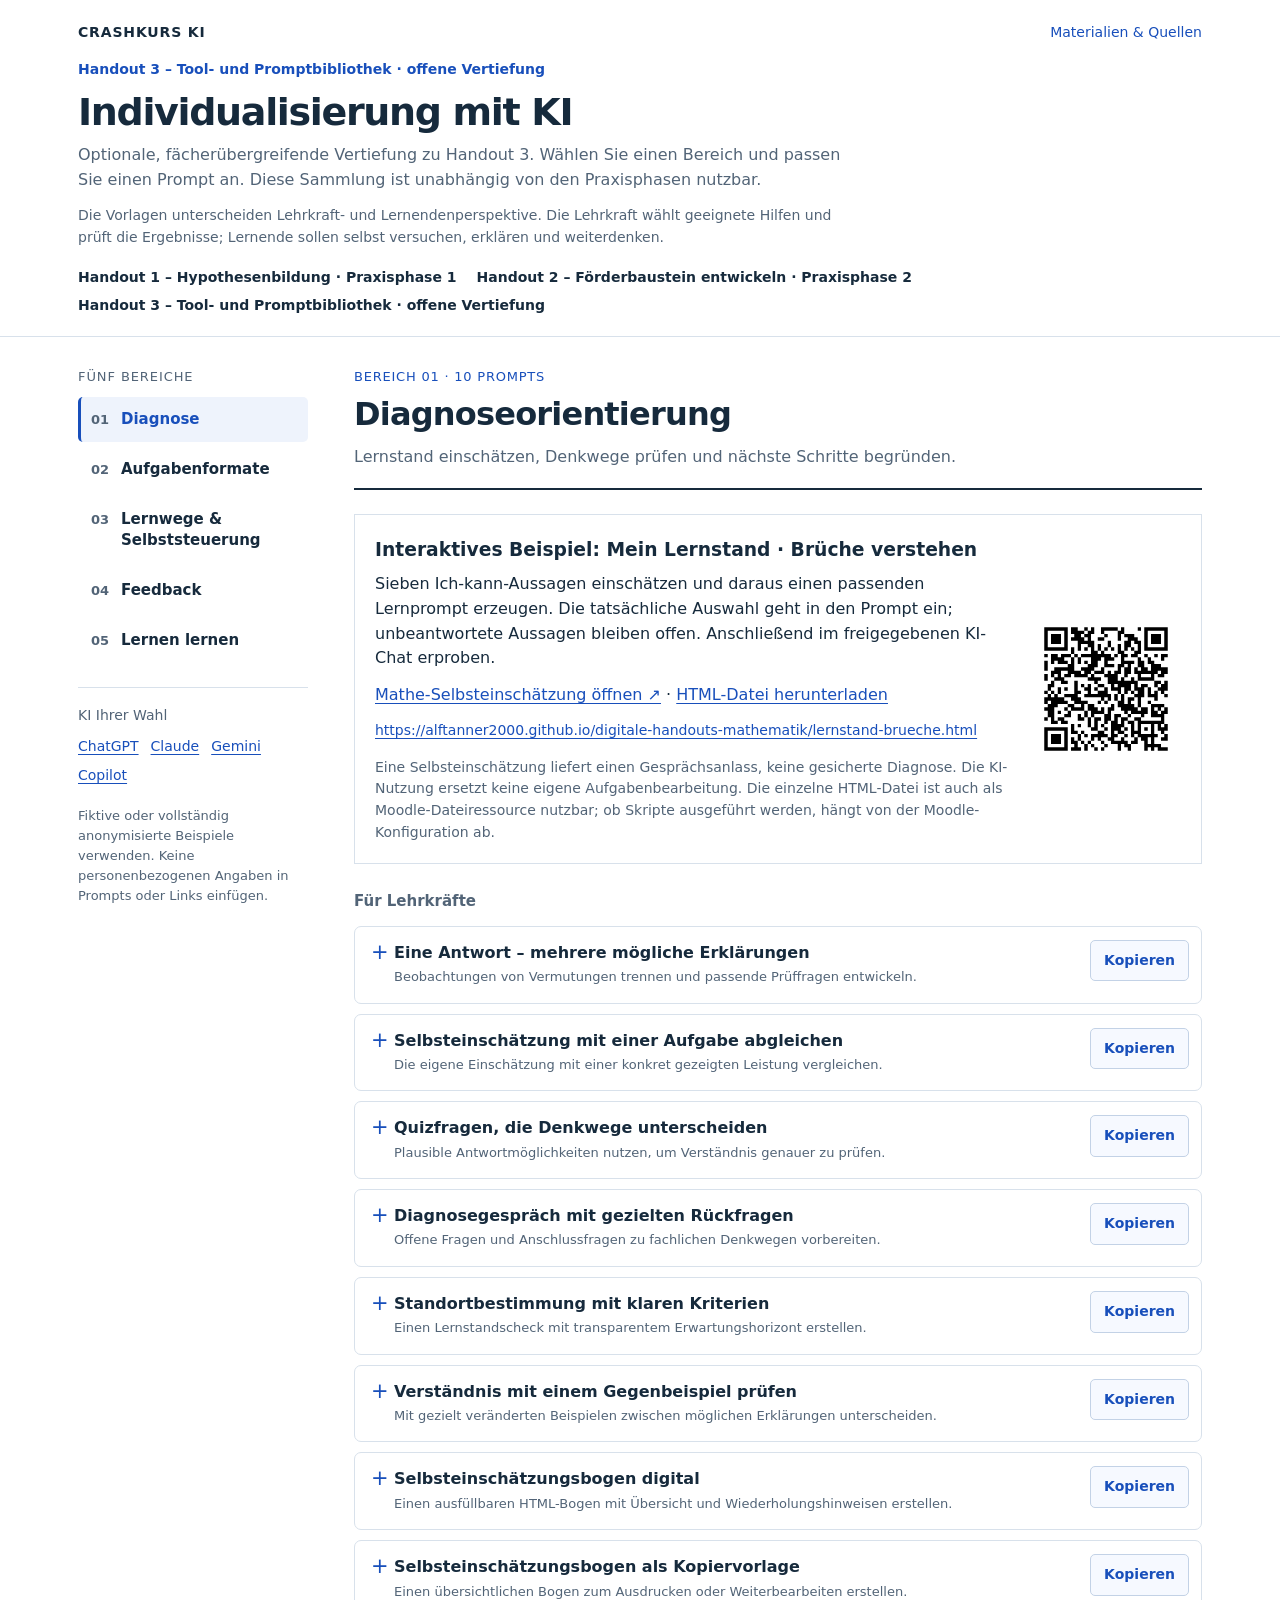
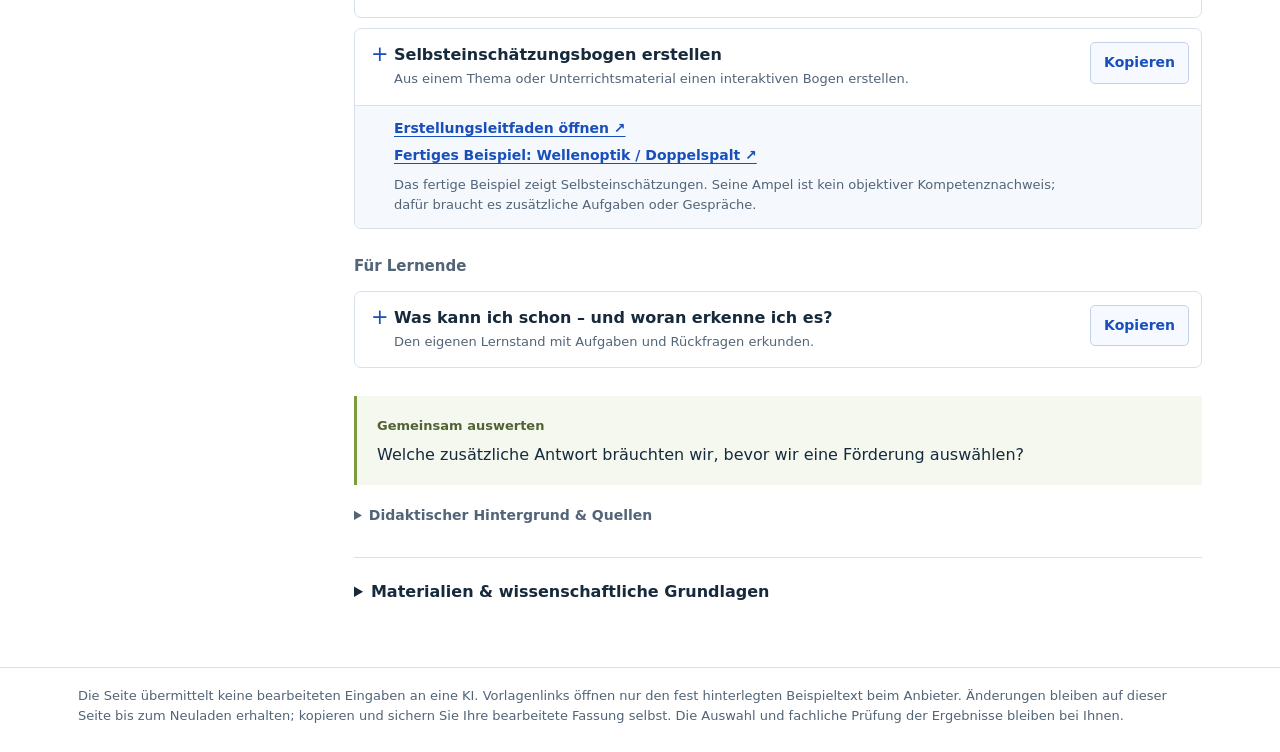
<file: individualisierung.html>
<!doctype html><html lang="de"><head><meta charset="utf-8"><meta name="viewport" content="width=device-width,initial-scale=1"><title>Individualisierung mit KI · Vertiefung zu Handout 3</title><meta name="description" content="Optionale Vertiefung zu Handout 3 – Tool- und Promptbibliothek: fächerübergreifende Prompts zu Diagnose, Aufgabenformaten, Lernwegen, Feedback und Lernen lernen. Mit kopierbaren Vorlagen, Erstellungsleitfaden und fertigen Beispielen."><style>
:root{color-scheme:light;--ink:#162a3c;--muted:#526477;--blue:#184fbb;--line:#d8e1eb;--soft:#f4f7fb}*{box-sizing:border-box}body{margin:0;background:#fff;color:var(--ink);font:16px/1.55 system-ui,-apple-system,BlinkMacSystemFont,"Segoe UI",sans-serif}button,textarea{font:inherit}button,a,summary{touch-action:manipulation}a{color:var(--blue);text-underline-offset:3px}button,summary{cursor:pointer}button:focus-visible,a:focus-visible,summary:focus-visible,textarea:focus-visible{outline:3px solid #b87900;outline-offset:3px}.wrap{max-width:1180px;padding:0 28px;margin:auto}.masthead{padding:22px 0 20px;border-bottom:1px solid var(--line)}.topline{display:flex;justify-content:space-between;gap:16px;align-items:center;margin-bottom:15px;font-size:14px}.brand{font-weight:750;letter-spacing:.06em}.topline a{text-decoration:none}h1{font-size:clamp(28px,4vw,38px);line-height:1.16;letter-spacing:-.035em;margin:0 0 9px}.masthead p{color:var(--muted);margin:0;max-width:780px}.layout{display:grid;grid-template-columns:230px minmax(0,1fr);gap:46px;padding-top:30px}aside{position:sticky;top:24px;align-self:start}.nav-label{font-size:13px;color:var(--muted);text-transform:uppercase;letter-spacing:.07em;margin:0 0 10px}nav{display:grid;gap:5px}nav a{display:grid;grid-template-columns:25px 1fr;gap:5px;text-decoration:none;color:var(--ink);font-weight:570;padding:12px 10px;border-radius:5px;line-height:1.4;font-size:15px;border-left:3px solid transparent}nav a span{font-size:13px;color:var(--muted);padding-top:2px}nav a[aria-current=true]{color:var(--blue);background:#eef3fc;border-left-color:var(--blue)}nav a:hover{background:var(--soft)}.ki{border-top:1px solid var(--line);margin-top:24px;padding-top:17px}.ki p{font-size:14px;color:var(--muted);margin:0 0 8px}.ki a{display:inline-block;margin:0 12px 5px 0;font-size:14px}.privacy{font-size:13px!important;margin-top:14px!important}.area[hidden]{display:none}.area-head{padding-bottom:18px;border-bottom:2px solid var(--ink);margin-bottom:24px}.area-no{font-size:13px;letter-spacing:.06em;text-transform:uppercase;color:var(--blue);margin:0 0 8px}h2{font-size:clamp(24px,3vw,32px);line-height:1.2;letter-spacing:-.025em;margin:0 0 12px}.intro{color:var(--muted);margin:0}.group-title{font-size:15px;font-weight:650;margin:26px 0 12px;color:var(--muted)}.prompt{border:1px solid var(--line);border-radius:7px;margin:10px 0;background:#fff;overflow:hidden}.prompt-main{display:grid;grid-template-columns:minmax(0,1fr) auto;align-items:start}.prompt details{min-width:0}.prompt summary{list-style:none;padding:15px 16px;min-height:65px;line-height:1.4}.prompt summary::-webkit-details-marker{display:none}.prompt summary::before{content:'+';display:inline-block;width:23px;color:var(--blue);font-size:21px;line-height:1;vertical-align:top}.prompt details[open]>summary::before{content:'−'}.summary-text{display:inline-block;width:calc(100% - 27px);font-weight:630}.origin{display:block;font-size:13px;font-weight:400;color:var(--muted);margin-top:4px}.copy{padding:9px 13px;border:1px solid #c3d2e6;border-radius:5px;background:#f6f9ff;color:var(--blue);font-weight:650;font-size:14px;margin:13px 12px 0 0;min-height:40px}.copy:hover{background:#e6effe}.copy.done{color:#25662a;background:#edf7ed}.prompt-body{padding:0 16px 18px}.prompt-body textarea{width:100%;min-height:280px;resize:vertical;border:1px solid #b8c8d9;background:#fbfcfe;color:var(--ink);padding:14px;border-radius:5px;line-height:1.6;font-size:16px}.small{font-size:14px;color:var(--muted)}.prompt-body .small{margin:8px 0}.resources{padding:12px 16px 13px 39px;background:#f5f8fc;border-top:1px solid var(--line);display:grid;gap:6px}.resources a{font-size:14px;font-weight:550}.resources p{font-size:13px;color:var(--muted);margin:2px 0 0;max-width:670px}.source-original{margin-top:14px;border-top:1px dashed var(--line);padding-top:8px}.source-original summary{padding:9px 0;min-height:0;font-size:14px}.source-original textarea{min-height:160px}.source-original .copy{margin:8px 0 0}.question{padding:17px 20px;border-left:3px solid #7d9c41;background:#f5f8ef;margin-top:28px}.question strong{font-size:13px;color:#526333}.question p{margin:5px 0 0;font-size:16px}.evidence{margin:20px 0 30px;color:var(--muted);font-size:14px}.evidence summary{font-weight:600;cursor:pointer}.evidence p{margin:10px 0}.materials{margin:30px 0;border-top:1px solid var(--line);padding-top:22px}.materials>summary{font-weight:600}.materials li{margin:14px 0;font-size:14px}.materials .links{display:flex;gap:20px;flex-wrap:wrap;margin:16px 0}footer{border-top:1px solid var(--line);margin-top:32px;padding:18px 0 26px;font-size:13px;color:var(--muted)}#toast{position:fixed;bottom:22px;left:50%;transform:translateX(-50%);background:var(--ink);color:#fff;border-radius:6px;padding:12px 18px;max-width:90vw;font-size:15px;z-index:10}#toast:empty{display:none}.skip{position:absolute;top:-80px;left:12px;background:white;padding:12px;z-index:20}.skip:focus{top:10px}@media(max-width:800px){.wrap{padding:0 18px}.layout{display:block;padding-top:20px}aside{position:static;margin-bottom:24px}nav{grid-template-columns:repeat(2,minmax(0,1fr));gap:7px}nav a{border:1px solid var(--line);font-size:14px;padding:9px 8px;grid-template-columns:20px 1fr}nav a[aria-current=true]{border-color:var(--blue)}.ki{margin-top:15px;padding-top:12px}.ki p:first-child{display:inline;margin-right:10px}.privacy{margin-top:5px!important}.area-head{margin-bottom:20px}.prompt-main{grid-template-columns:minmax(0,1fr)}.copy{justify-self:start;margin:0 0 12px 39px}.prompt summary{min-height:58px}.prompt-body textarea{min-height:350px}.resources{padding-left:16px}.topline{font-size:13px}.source-original .copy{margin-left:0}}@media print{aside,.copy,.masthead .topline,#toast{display:none}.layout{display:block}.area[hidden]{display:block}.area{break-before:page}.area:first-child{break-before:auto}.prompt{break-inside:avoid}footer{display:none}}
.handout-links{display:flex;flex-wrap:wrap;gap:8px 20px;margin:20px 0 0}.handout-links a{display:inline;padding:0;border:0;border-radius:0;font-size:14px;font-weight:550}.masthead .context{margin-bottom:10px;color:var(--blue);font-size:14px;font-weight:600}.masthead .role-note{margin-top:12px;font-size:14px}
</style></head><body><a class="skip" href="#content">Zu den Prompts</a><header class="masthead"><div class="wrap"><div class="topline"><span class="brand">CRASHKURS KI</span><a href="#material" id="materialLink">Materialien & Quellen</a></div><p class="context">Handout 3 – Tool- und Promptbibliothek · offene Vertiefung</p><h1>Individualisierung mit KI</h1><p>Optionale, fächerübergreifende Vertiefung zu Handout 3. Wählen Sie einen Bereich und passen Sie einen Prompt an. Diese Sammlung ist unabhängig von den Praxisphasen nutzbar.</p><p class="role-note">Die Vorlagen unterscheiden Lehrkraft- und Lernendenperspektive. Die Lehrkraft wählt geeignete Hilfen und prüft die Ergebnisse; Lernende sollen selbst versuchen, erklären und weiterdenken.</p><nav class="handout-links" aria-label="Handouts und Praxisphasen"><a href="index.html#hypothesen">Handout 1 – Hypothesenbildung · Praxisphase 1</a><a href="index.html#foerderbaustein">Handout 2 – Förderbaustein entwickeln · Praxisphase 2</a><a href="index.html#bibliothek">Handout 3 – Tool- und Promptbibliothek · offene Vertiefung</a></nav></div></header><div class="wrap layout"><aside><p class="nav-label">Fünf Bereiche</p><nav aria-label="Themenbereiche" id="nav"></nav><div class="ki"><p>KI Ihrer Wahl</p><a href="https://chatgpt.com/" target="_blank" rel="noopener">ChatGPT</a><a href="https://claude.ai/" target="_blank" rel="noopener">Claude</a><a href="https://gemini.google.com/" target="_blank" rel="noopener">Gemini</a><a href="https://copilot.microsoft.com/" target="_blank" rel="noopener">Copilot</a><p class="privacy">Fiktive oder vollständig anonymisierte Beispiele verwenden. Keine personenbezogenen Angaben in Prompts oder Links einfügen.</p></div></aside><main id="content" tabindex="-1"></main></div><footer><div class="wrap">Die Seite übermittelt keine bearbeiteten Eingaben an eine KI. Vorlagenlinks öffnen nur den fest hinterlegten Beispieltext beim Anbieter. Änderungen bleiben auf dieser Seite bis zum Neuladen erhalten; kopieren und sichern Sie Ihre bearbeitete Fassung selbst. Die Auswahl und fachliche Prüfung der Ergebnisse bleiben bei Ihnen.</div></footer><div id="toast" role="status" aria-live="polite"></div><script>
const areas = [{"id": "diagnose", "title": "Diagnoseorientierung", "task": "Wählen Sie eine fiktive fehlerhafte Antwort aus Ihrem Fach. Lassen Sie zwei Erklärungen und passende Rückfragen entwickeln. Prüfen Sie, ob die Rückfragen wirklich zwischen den Erklärungen unterscheiden.", "question": "Welche zusätzliche Antwort bräuchten wir, bevor wir eine Förderung auswählen?", "evidence": "Formative Diagnose verbindet Hinweise auf den Lernstand mit Entscheidungen über nächste Lernschritte. Eine Beobachtung wird erst nützlich, wenn sie Unterricht oder Lernen beeinflusst. Die Trennung von Beobachtung, Hypothese und Prüffrage ist unsere Umsetzung dieses Prinzips.", "source": "https://doi.org/10.1007/s11092-008-9068-5", "cards": [{"title": "Eine Antwort – mehrere mögliche Erklärungen", "text": "Unterstütze mich bei der formativen Diagnose im Fach [Fach], Klasse [Klasse].\nLernziel: [Lernziel]\nAufgabe: [Aufgabe]\nFiktive oder vollständig anonymisierte Antwort: [Antwort]\n\nBeschreibe zuerst nur, was in der Antwort tatsächlich erkennbar ist. Formuliere dann höchstens zwei unterschiedliche Erklärungen als Hypothesen. Berücksichtige neben einer fachlichen Fehlvorstellung auch eine alternative Erklärung, z. B. ein sprachliches Missverständnis.\nEntwickle für jede Hypothese eine kurze Rückfrage oder Kontrastaufgabe. Erkläre, welche unterschiedlichen Antworten die Hypothese stützen oder schwächen würden. Nenne anschließend je einen möglichen nächsten Lernschritt – abhängig vom Ergebnis der Prüffrage.\nKeine Noten, festen Fähigkeitszuschreibungen oder gesicherten Diagnosen aus dieser Einzelantwort. Kennzeichne fehlende Informationen.", "role": "Lehrkraft", "originals": [{"title": "Fehleranalyse aus anonymer Schülerlösung", "text": "Ein Kind rechnet [1/2 + 1/3 = 2/5]. Welche Fehlvorstellung könnte dahinterstecken? Formuliere höchstens zwei Diagnosehypothesen, erkläre den sichtbaren Fehler kindgerecht und gib zu jeder Hypothese eine kurze Prüffrage oder Kontrastaufgabe. Schlage erst danach 2 passende Übungen vor."}], "desc": "Beobachtungen von Vermutungen trennen und passende Prüffragen entwickeln."}, {"title": "Selbsteinschätzung mit einer Aufgabe abgleichen", "text": "Erstelle für [Fach, Klasse, Thema] einen sehr kurzen Lernstandscheck zu diesem Lernziel: [Lernziel].\nFormuliere drei konkrete „Ich kann …“-Aussagen. Ergänze jeweils eine Selbsteinschätzung (sicher / teilweise / noch unsicher) und eine kurze Aufgabe, in der die entsprechende Fähigkeit sichtbar werden kann.\nErstelle separat einen Erwartungshorizont mit beobachtbaren Kriterien. Beschreibe für die Fälle „sicher eingeschätzt, aber Aufgabe nicht gelöst“ und „unsicher eingeschätzt, aber Aufgabe gelöst“ je eine sinnvolle Rückfrage.\nBilde keinen Kompetenzwert aus den Selbsteinschätzungen. Beschreibe Unterschiede als Gesprächsanlass. Halte den Check überschaubar.", "role": "Lehrkraft", "originals": [], "desc": "Die eigene Einschätzung mit einer konkret gezeigten Leistung vergleichen."}, {"title": "Quizfragen, die Denkwege unterscheiden", "text": "Entwirf drei kurze Multiple-Choice-Aufgaben zum Lernziel [Lernziel] im Fach [Fach], Klasse [Klasse].\nVerwende je eine fachlich eindeutige richtige Antwort und drei plausible falsche Antworten. Begründe im separaten Erwartungshorizont jede Antwort. Ordne den falschen Antworten mögliche Denkweisen als Hypothesen zu, nicht als Diagnose.\nErgänze nach jeder Frage: „Begründe deine Entscheidung in einem Satz.“ Achte darauf, dass Länge, Grammatik und auffällige Wörter die richtige Antwort nicht verraten.\nZeige, bei welcher Antwortkombination ich nachfragen sollte. Keine automatischen Kompetenzetiketten.", "role": "Lehrkraft", "originals": [{"title": "Diagnosematerial mit typischen Fehlern", "text": "Erstelle 6 [Additionsaufgaben mit Zehnerübergang] mit typischen Fehllösungen als Multiple-Choice. Ergänze zu jeder falschen Antwort eine mögliche, ausdrücklich als Hypothese gekennzeichnete Denkweise."}], "desc": "Plausible Antwortmöglichkeiten nutzen, um Verständnis genauer zu prüfen."}, {"title": "Was kann ich schon – und woran erkenne ich es?", "text": "Ich lerne im Fach [Fach], Klasse [Klasse], zum Thema [Thema]. Das Lernziel lautet: [Lernziel].\nHier ist unser fachlich geprüftes Unterrichtsmaterial: [kurzen Auszug einfügen].\nHilf mir herauszufinden, was ich bereits verstanden habe. Frage mich zuerst, wie sicher ich mich beim Lernziel fühle und woran ich das festmache. Warte auf meine Antwort.\nStelle mir dann eine passende Aufgabe ohne Lösungshinweis. Bitte mich, meinen Denkweg zu erklären. Stelle immer nur eine Frage und warte auf meinen Versuch.\nVergleiche meine Antwort anschließend mit dem Material. Trenne klar: Was ist in meiner Antwort erkennbar? Was ist noch unklar? Welche Rückfrage könnte das klären? Gib mir keine feste Einstufung und keine Note. Lass mich am Ende selbst einen nächsten Lernschritt formulieren.", "role": "Schülerperspektive", "originals": [], "desc": "Den eigenen Lernstand mit Aufgaben und Rückfragen erkunden."}, {"title": "Diagnosegespräch mit gezielten Rückfragen", "text": "Fach: [Fach]\nKlasse: [Klasse]\nThema und Lernziel: [Thema, Lernziel]\nUnterrichtsmaterial oder Aufgabe: [hier einfügen]\n\nEntwirf fünf offene Fragen für ein Diagnosegespräch. Jede Frage soll einen bestimmten fachlichen Zusammenhang sichtbar machen, nicht nur einen Begriff abfragen. Ordne jeder Frage zu: Was kann die Antwort zeigen? Welche andere Erklärung für eine fehlerhafte Antwort ist möglich? Welche Anschlussfrage unterscheidet diese Erklärungen?\nBeginne mit einer zugänglichen Frage. Vermeide suggestive Fragen und Hinweise auf die richtige Antwort. Unterscheide fachliche Schwierigkeiten, sprachliche Hürden und fehlende Informationen. Formuliere keine feste Einstufung aus einer einzelnen Antwort.", "role": "Lehrkraft", "originals": [{"title": "Diagnose-Interviewleitfaden", "text": "Erstelle 8 Diagnosefragen für ein kurzes Mathe-Gespräch mit einem Kind, um herauszufinden, ob es tragfähige Grundvorstellungen zur [Division] hat. Ordne jeder Frage kurz zu, was mit ihr geprüft werden soll."}], "desc": "Offene Fragen und Anschlussfragen zu fachlichen Denkwegen vorbereiten."}, {"title": "Standortbestimmung mit klaren Kriterien", "text": "Fach: [Fach]\nKlasse: [Klasse]\nThema und Lernziel: [Thema, Lernziel]\nUnterrichtsmaterial oder Aufgabe: [hier einfügen]\n\nEntwirf einen kompakten Lernstandscheck mit vier Aufgaben: Vorwissen aktivieren, einen Zusammenhang erklären, anwenden und auf ein neues Beispiel übertragen. Wähle die Formen so, dass sie zum Lernziel passen.\nGib für jede Aufgabe die geprüfte Teilkompetenz, beobachtbare Lösungskriterien und eine mögliche Rückfrage an. Trenne Aufgabenblatt und Erwartungshorizont. Kennzeichne alternative richtige Lösungen und Grenzen der Aussagekraft. Schlage einen nächsten Lernschritt für unterschiedliche Antwortmuster vor, ohne pauschale Leistungsgruppen zu bilden.", "role": "Lehrkraft", "originals": [{"title": "Standortbestimmung erstellen", "text": "Entwirf eine schriftliche Standortbestimmung mit 10 Aufgaben zum [Operationsverständnis Multiplikation] für Klasse [3]. Ergänze einen Erwartungshorizont: Welche Kompetenz oder Vorstellung soll jede Aufgabe sichtbar machen?"}], "desc": "Einen Lernstandscheck mit transparentem Erwartungshorizont erstellen."}, {"title": "Verständnis mit einem Gegenbeispiel prüfen", "text": "Fach: [Fach]\nKlasse: [Klasse]\nThema und Lernziel: [Thema, Lernziel]\nUnterrichtsmaterial oder Aufgabe: [hier einfügen]\n\nZu diesem Inhalt äußert eine fiktive lernende Person: [Aussage].\nEntwickle ein Beispiel und ein Gegenbeispiel, mit denen ich prüfen kann, ob die Person den entscheidenden Unterschied versteht. Ändere möglichst nur ein fachlich relevantes Merkmal. Frage nach einer Begründung und warte bei einem Dialog auf die Antwort.\nErkläre separat, welche Antworten für welche Deutung sprechen. Behandle die Deutungen als Hypothesen und benenne eine zusätzliche Prüffrage. Vermeide Fangfragen und bestätige keine unbelegte Fehlvorstellung.", "role": "Lehrkraft", "originals": [], "desc": "Mit gezielt veränderten Beispielen zwischen möglichen Erklärungen unterscheiden."}, {"title": "Selbsteinschätzungsbogen digital", "text": "Aufgabe: Erstelle einen interaktiven Selbsteinschätzungsbogen als einzelne HTML-Datei.\n\nDesign-Vorgaben:\n- Nutze ein modernes Design mit serifenloser Schrift (Arial) und einer maximalen Breite von 1100px.\n- Verwende ein Farbschema in Blau/Grau.\n- Erstelle drei Info-Boxen:\n  1. Eine Bewertungs-Box mit der Legende:\n     ✔✔✔ = sicher\n     ✔✔ = größtenteils\n     ✔ = unsicher\n     ○ = nicht\n  2. Eine gelbliche Wiederholungs-Box, die automatisch Themen auflistet.\n  3. Eine grünliche Zusammenfassungs-Box am Ende der Seite.\n\nFunktionale Vorgaben (JavaScript):\n- Berechne live den Durchschnitt der angekreuzten Punkte:\n  ✔✔✔ = 3 Punkte\n  ✔✔ = 2 Punkte\n  ✔ = 1 Punkt\n  ○ = 0 Punkte\n- Implementiere ein Ampelsystem:\n  Grün ab 2,5\n  Gelb ab 1,5\n  darunter Rot\n- Auto-Logik:\n  Alle Zeilen, bei denen nur 0 oder 1 Punkt gewählt wurde, müssen automatisch namentlich in der Wiederholungs-Box erscheinen.\n- Die Zusammenfassungs-Box am Ende muss sich live aktualisieren und\n  - den Ampel-Status\n  - sowie alle Texte aus den Kommentarfeldern\n  bündeln.\n\nStruktur:\n- Überschrift und Einleitung\n- Tabelle mit Spalten für:\n  \"Ich kann...\"\n  sowie vier Auswahlkreise\n- Felder für:\n  \"Diese Themen möchte ich noch wiederholen\"\n  \"Materialien, die mir helfen\"\n\nInhalt der Tabelle:\nErstelle den Bogen für folgendes Thema:\n[HIER THEMA ODER LERNZIELE EINFÜGEN]\n\nAusgabe:\nGib mir den vollständigen HTML-Code in einem einzigen Codeblock aus.\nAchte darauf, dass die HTML-Datei vollständig ohne externe Bibliotheken funktioniert.\nNutze nur HTML, CSS und JavaScript innerhalb einer einzigen Datei.", "url": "https://chatgpt.com/?prompt=Aufgabe%3A%20Erstelle%20einen%20interaktiven%20Selbsteinsch%C3%A4tzungsbogen%20als%20einzelne%20HTML-Datei.%0A%0ADesign-Vorgaben%3A%0A-%20Nutze%20ein%20modernes%20Design%20mit%20serifenloser%20Schrift%20%28Arial%29%20und%20einer%20maximalen%20Breite%20von%201100px.%0A-%20Verwende%20ein%20Farbschema%20in%20Blau%2FGrau.%0A-%20Erstelle%20drei%20Info-Boxen%3A%0A%20%201.%20Eine%20Bewertungs-Box%20mit%20der%20Legende%3A%0A%20%20%20%20%20%E2%9C%94%E2%9C%94%E2%9C%94%20%3D%20sicher%0A%20%20%20%20%20%E2%9C%94%E2%9C%94%20%3D%20gr%C3%B6%C3%9Ftenteils%0A%20%20%20%20%20%E2%9C%94%20%3D%20unsicher%0A%20%20%20%20%20%E2%97%8B%20%3D%20nicht%0A%20%202.%20Eine%20gelbliche%20Wiederholungs-Box%2C%20die%20automatisch%20Themen%20auflistet.%0A%20%203.%20Eine%20gr%C3%BCnliche%20Zusammenfassungs-Box%20am%20Ende%20der%20Seite.%0A%0AFunktionale%20Vorgaben%20%28JavaScript%29%3A%0A-%20Berechne%20live%20den%20Durchschnitt%20der%20angekreuzten%20Punkte%3A%0A%20%20%E2%9C%94%E2%9C%94%E2%9C%94%20%3D%203%20Punkte%0A%20%20%E2%9C%94%E2%9C%94%20%3D%202%20Punkte%0A%20%20%E2%9C%94%20%3D%201%20Punkt%0A%20%20%E2%97%8B%20%3D%200%20Punkte%0A-%20Implementiere%20ein%20Ampelsystem%3A%0A%20%20Gr%C3%BCn%20ab%202%2C5%0A%20%20Gelb%20ab%201%2C5%0A%20%20darunter%20Rot%0A-%20Auto-Logik%3A%0A%20%20Alle%20Zeilen%2C%20bei%20denen%20nur%200%20oder%201%20Punkt%20gew%C3%A4hlt%20wurde%2C%20m%C3%BCssen%20automatisch%20namentlich%20in%20der%20Wiederholungs-Box%20erscheinen.%0A-%20Die%20Zusammenfassungs-Box%20am%20Ende%20muss%20sich%20live%20aktualisieren%20und%0A%20%20-%20den%20Ampel-Status%0A%20%20-%20sowie%20alle%20Texte%20aus%20den%20Kommentarfeldern%0A%20%20b%C3%BCndeln.%0A%0AStruktur%3A%0A-%20%C3%9Cberschrift%20und%20Einleitung%0A-%20Tabelle%20mit%20Spalten%20f%C3%BCr%3A%0A%20%20%22Ich%20kann...%22%0A%20%20sowie%20vier%20Auswahlkreise%0A-%20Felder%20f%C3%BCr%3A%0A%20%20%22Diese%20Themen%20m%C3%B6chte%20ich%20noch%20wiederholen%22%0A%20%20%22Materialien%2C%20die%20mir%20helfen%22%0A%0AInhalt%20der%20Tabelle%3A%0AErstelle%20den%20Bogen%20f%C3%BCr%20folgendes%20Thema%3A%0A%5BHIER%20THEMA%20ODER%20LERNZIELE%20EINF%C3%9CGEN%5D%0A%0AAusgabe%3A%0AGib%20mir%20den%20vollst%C3%A4ndigen%20HTML-Code%20in%20einem%20einzigen%20Codeblock%20aus.%0AAchte%20darauf%2C%20dass%20die%20HTML-Datei%20vollst%C3%A4ndig%20ohne%20externe%20Bibliotheken%20funktioniert.%0ANutze%20nur%20HTML%2C%20CSS%20und%20JavaScript%20innerhalb%20einer%20einzigen%20Datei.", "role": "Lehrkraft", "originals": [], "desc": "Einen ausfüllbaren HTML-Bogen mit Übersicht und Wiederholungshinweisen erstellen."}, {"title": "Selbsteinschätzungsbogen als Kopiervorlage", "text": "Erstelle einen übersichtlichen, sofort nutzbaren Selbsteinschätzungsbogen als Kopiervorlage für ein Word-Dokument.\n\nZu Beginn soll ich das Thema flexibel festlegen können:\nThema: [hier einsetzen, z. B. „Bruchrechnung“, „Gedichtanalyse“, „Elektrischer Strom“]\nAlternativ: Falls ein Arbeitsblatt hochgeladen wurde, nutze dessen Inhalte als Grundlage.\n\nAufbau des Dokuments:\n- Titel: „Selbsteinschätzungsbogen – [Thema]“\n- Kurze, schülergerechte Erklärung am Anfang („Schätze ehrlich ein…“)\n- Struktur in mehrere Themenblöcke (z. B. Grundlagen, Anwendung, Vertiefung)\n\nInhalte:\n- Formuliere alle Aussagen im Stil von: „Ich kann …“\n- Pro Themenblock ca. 4–6 Aussagen\n\nBewertungssystem (zum Ankreuzen):\n✔✔✔ = kann ich sicher\n✔✔ = kann ich größtenteils\n✔ = bin ich noch unsicher\n○ = kann ich noch nicht\n\nStelle die Aussagen als Tabelle dar (perfekt zum Kopieren in Word).\n\nZusatz:\n- Am Ende eine kurze Reflexion:\n  „Das kann ich schon gut:“\n  „Das sollte ich noch üben:“\n- Optional: kleine Auswertungshilfe\n\nWichtig:\n- Klar strukturiert, gut lesbar, nicht zu verspielt\n- Direkt als Word-kompatible Vorlage (Überschriften + Tabellen)\n- Keine Emojis im Dokument", "url": "https://chatgpt.com/?prompt=Erstelle%20einen%20%C3%BCbersichtlichen%2C%20sofort%20nutzbaren%20Selbsteinsch%C3%A4tzungsbogen%20als%20Kopiervorlage%20f%C3%BCr%20ein%20Word-Dokument.%0A%0AZu%20Beginn%20soll%20ich%20das%20Thema%20flexibel%20festlegen%20k%C3%B6nnen%3A%0AThema%3A%20%5Bhier%20einsetzen%2C%20z.%20B.%20%E2%80%9EBruchrechnung%E2%80%9C%2C%20%E2%80%9EGedichtanalyse%E2%80%9C%2C%20%E2%80%9EElektrischer%20Strom%E2%80%9C%5D%0AAlternativ%3A%20Falls%20ein%20Arbeitsblatt%20hochgeladen%20wurde%2C%20nutze%20dessen%20Inhalte%20als%20Grundlage.%0A%0AAufbau%20des%20Dokuments%3A%0A-%20Titel%3A%20%E2%80%9ESelbsteinsch%C3%A4tzungsbogen%20%E2%80%93%20%5BThema%5D%E2%80%9C%0A-%20Kurze%2C%20sch%C3%BClergerechte%20Erkl%C3%A4rung%20am%20Anfang%20(%E2%80%9ESch%C3%A4tze%20ehrlich%20ein%E2%80%A6%E2%80%9C)%0A-%20Struktur%20in%20mehrere%20Themenbl%C3%B6cke%20(z.%20B.%20Grundlagen%2C%20Anwendung%2C%20Vertiefung)%0A%0AInhalte%3A%0A-%20Formuliere%20alle%20Aussagen%20im%20Stil%20von%3A%20%E2%80%9EIch%20kann%20%E2%80%A6%E2%80%9C%0A-%20Pro%20Themenblock%20ca.%204%E2%80%936%20Aussagen%0A%0ABewertungssystem%20(zum%20Ankreuzen)%3A%0A%E2%9C%94%E2%9C%94%E2%9C%94%20%3D%20kann%20ich%20sicher%0A%E2%9C%94%E2%9C%94%20%3D%20kann%20ich%20gr%C3%B6%C3%9Ftenteils%0A%E2%9C%94%20%3D%20bin%20ich%20noch%20unsicher%0A%E2%97%8B%20%3D%20kann%20ich%20noch%20nicht%0A%0AStelle%20die%20Aussagen%20als%20Tabelle%20dar%20(perfekt%20zum%20Kopieren%20in%20Word).%0A%0AZusatz%3A%0A-%20Am%20Ende%20eine%20kurze%20Reflexion%3A%0A%20%20%E2%80%9EDas%20kann%20ich%20schon%20gut%3A%E2%80%9C%0A%20%20%E2%80%9EDas%20sollte%20ich%20noch%20%C3%BCben%3A%E2%80%9C%0A-%20Optional%3A%20kleine%20Auswertungshilfe%0A%0AWichtig%3A%0A-%20Klar%20strukturiert%2C%20gut%20lesbar%2C%20nicht%20zu%20verspielt%0A-%20Direkt%20als%20Word-kompatible%20Vorlage%20(%C3%9Cberschriften%20%2B%20Tabellen)%0A-%20Keine%20Emojis%20im%20Dokument", "role": "Lehrkraft", "originals": [], "desc": "Einen übersichtlichen Bogen zum Ausdrucken oder Weiterbearbeiten erstellen."}, {"title": "Selbsteinschätzungsbogen erstellen", "text": "Du bist ein Assistent für Lehrkräfte. Erstelle aus einem Thema, einer hochgeladenen Klassenarbeit, einem Erwartungshorizont, einem Arbeitsblatt oder aus Lernzielen einen fertigen interaktiven Selbsteinschätzungsbogen als vollständige HTML-Datei für Schülerinnen und Schüler.\n\nWenn noch keine Datei und kein Thema vorliegen, frage zuerst kurz:\n„Bitte lade jetzt ein Thema, den Erwartungshorizont, die Klassenarbeit, ein Arbeitsblatt oder Lernziele hoch – oder schreibe das Thema direkt hier in den Chat. Danach erstelle ich daraus den fertigen Selbsteinschätzungsbogen.“\n\nDer fertige Bogen soll professionell gestaltet, Moodle-kompatibel, druckbar und als PDF speicherbar sein. Nutze nur HTML, CSS und JavaScript in einer Datei. Keine externen Bibliotheken. Verwende UTF-8.\n\nWichtig:\nDas fertige Ergebnis darf keine technischen Hinweise, keine Admin-Kommentare und keine Erklärungen über den Code enthalten. Es soll direkt als fertiges Schülerprodukt nutzbar sein.\n\nWenn technisch möglich, stelle die fertige HTML-Datei direkt als herunterladbare .html-Datei bereit.\nFalls nicht, zeige eine Vorschau innerhalb von ChatGPT.\nFalls auch das nicht möglich ist, gib ausschließlich den vollständigen HTML-Code in einem einzigen Codeblock aus.", "role": "Lehrkraft", "originals": [], "desc": "Aus einem Thema oder Unterrichtsmaterial einen interaktiven Bogen erstellen.", "resources": [{"title": "Erstellungsleitfaden öffnen", "url": "https://alftanner2000.github.io/Selbsteinsch-tzungsbogen/"}, {"title": "Fertiges Beispiel: Wellenoptik / Doppelspalt", "url": "https://alftanner2000.github.io/Beispiel_Selbsteinsch-tzungsbogen/"}], "note": "Das fertige Beispiel zeigt Selbsteinschätzungen. Seine Ampel ist kein objektiver Kompetenznachweis; dafür braucht es zusätzliche Aufgaben oder Gespräche."}], "short": "Diagnose", "intro": "Lernstand einschätzen, Denkwege prüfen und nächste Schritte begründen."}, {"id": "aufgaben", "title": "Variabilität der Aufgabenformate", "task": "Nehmen Sie eine Aufgabe aus Ihrem Fach. Lassen Sie unterschiedliche Zugänge erstellen und vergleichen Sie, ob weiterhin dieselbe fachliche Denkoperation verlangt wird.", "question": "Welche Variante verändert nur den Zugang – und welche verändert unbemerkt das Lernziel?", "evidence": "Unterstützung sollte auf den aktuellen Lernstand reagieren und mit wachsender Selbstständigkeit zurückgenommen werden. Aus der Scaffolding-Forschung leiten wir ab: Hilfen gezielt variieren und prüfen, welche Eigenleistung bestehen bleibt. Ein anderes Format allein belegt noch keine bessere Förderung.", "source": "https://doi.org/10.1007/s10648-010-9127-6", "cards": [{"title": "Eine Aufgabe, drei Zugänge", "text": "Fach und Klasse: [Fach, Klasse]\nLernziel: [Was sollen Lernende fachlich können?]\nAusgangsaufgabe und Material: [hier einfügen]\n\nErstelle drei kurze Varianten mit demselben fachlichen Kern:\nA: sprachlich entlastet; Fachbegriffe bleiben erhalten und werden bei Bedarf erläutert.\nB: mit einer gestuften Hilfe, die den Lösungsweg nicht vorwegnimmt.\nC: mit einem anderen Antwortformat, z. B. Skizze mit Begründung statt Fließtext, soweit dies zum Lernziel passt.\nGib pro Variante den fertigen Arbeitsauftrag und knappe Lösungskriterien an. Benenne, was gleich bleibt und was verändert wird. Wenn das alternative Format eine geforderte Kompetenz ersetzt, sage das ausdrücklich und schlage ein passenderes Format vor.\nErgänze eine gemeinsame kurze Kontrollaufgabe ohne Hilfen.", "role": "Lehrkraft", "originals": [{"title": "Differenzieren auf 3 Niveaus", "text": "Erstelle zum Thema [z. B. schriftliche Subtraktion im ZR bis 1000] für Klasse [4] je 4 Aufgaben auf drei Niveaustufen (grundlegend / mittel / erweitert), mit Lösungen und je einem kurzen Hilfekarten-Tipp."}], "desc": "Sprache, Hilfen und Antwortformat variieren, ohne das Lernziel zu verlieren."}, {"title": "Dieselbe Herausforderung in einem anderen Format", "text": "Ich arbeite im Fach [Fach], Klasse [Klasse], an dieser Aufgabe: [Aufgabe und Material]. Das Lernziel ist: [Lernziel].\nMir fällt der Einstieg schwer, weil [konkrete Schwierigkeit, z. B. unbekannte Wörter oder unübersichtlicher Text].\nSchlage zwei andere Zugänge vor, die dieselbe fachliche Anforderung erhalten, etwa einen strukturierten Arbeitsauftrag oder eine Skizze mit Begründung. Gib noch keine Lösung. Erkläre knapp, was ich weiterhin selbst leisten muss.\nLass mich einen Zugang wählen und warte auf meinen Versuch. Wenn das Lernziel gerade das Lesen, Schreiben oder eine bestimmte Darstellung verlangt, ersetze diese Leistung nicht unbemerkt. Gib dann lieber eine passende Einstiegshilfe.", "role": "Schülerperspektive", "originals": [], "desc": "Einen passenden Zugang zur Aufgabe finden und selbst weiterarbeiten."}, {"title": "Übungsserie mit gezielter Variation", "text": "Fach: [Fach]\nKlasse: [Klasse]\nThema und Lernziel: [Thema, Lernziel]\nUnterrichtsmaterial oder Aufgabe: [hier einfügen]\n\nErstelle sechs Aufgaben, die denselben fachlichen Kern gezielt variieren. Ändere jeweils möglichst nur einen bedeutsamen Aspekt und erläutere mir separat, welcher Aspekt das ist. Die Aufgaben sollen nicht bloß länger werden.\nBeginne mit einem zugänglichen Beispiel und ergänze Anwendungen in einem anderen Kontext. Gib Lösungen oder Bewertungskriterien separat an. Ergänze bei zwei Aufgaben eine Hilfekarte, die einen eigenen Versuch ermöglicht, ohne die Lösung zu verraten.", "role": "Lehrkraft", "originals": [{"title": "Rechenpäckchen / Übungsserie", "text": "Erzeuge ein Rechenpäckchen mit 10 Aufgaben zum [kleinen Einmaleins, 7er-/8er-Reihe], mit steigender Schwierigkeit und einem separaten Lösungsblatt."}], "desc": "Eine Aufgabenserie entwickeln, die einzelne fachliche Aspekte verändert."}, {"title": "Ein Begriff in unterschiedlichen Bedeutungen", "text": "Fach: [Fach]\nKlasse: [Klasse]\nThema und Lernziel: [Thema, Lernziel]\nUnterrichtsmaterial oder Aufgabe: [hier einfügen]\n\nNenne zunächst zwei bis drei fachlich sinnvolle Bedeutungsaspekte oder Verwendungsweisen des zentralen Begriffs [Begriff]. Prüfe anhand des Materials, welche davon für diese Klasse relevant sind. Übertrage keine mathematischen Grundvorstellungen schematisch auf andere Fächer.\nEntwickle je eine Aufgabe, die einen dieser Aspekte sichtbar macht, sowie eine Vergleichsfrage: Was bleibt gleich, was ändert sich? Gib passende Lösungskriterien an. Wenn keine sinnvolle Unterscheidung möglich ist, erkläre dies und schlage stattdessen unterschiedliche Anwendungskontexte vor.", "role": "Lehrkraft", "originals": [{"title": "Sachaufgaben zu Grundvorstellungen", "text": "Schreibe je eine Textaufgabe zur Subtraktion für die Grundvorstellungen Wegnehmen, Ergänzen und Vergleichen (Klasse 2)."}], "desc": "Bedeutungsaspekte eines Begriffs an passenden Aufgaben untersuchen."}, {"title": "Alltagskontexte ohne fachlichen Verlust", "text": "Fach: [Fach]\nKlasse: [Klasse]\nThema und Lernziel: [Thema, Lernziel]\nUnterrichtsmaterial oder Aufgabe: [hier einfügen]\n\nEntwickle drei lebensnahe Aufgaben in unterschiedlichen Kontexten, die dasselbe Lernziel prüfen. Gib notwendige Informationen in der Aufgabe mit, damit die Bearbeitung kein spezielles Familienwissen oder kostenpflichtige Erfahrungen voraussetzt.\nFormuliere konkrete Arbeitsaufträge, Lösungskriterien und jeweils eine Transferfrage. Prüfe, ob der Kontext wirklich zum Verständnis beiträgt oder nur zusätzliche Leselast erzeugt. Biete bei Bedarf eine sprachlich zugänglichere Formulierung bei gleichem fachlichen Anspruch an.", "role": "Lehrkraft", "originals": [{"title": "Sachaufgaben im Alltagskontext", "text": "Erstelle 5 Sachaufgaben zum [Überschlagsrechnen] im Kontext [Einkaufen / Schulfest] für Klasse [X], mit Lösungswegen."}], "desc": "Lebensnahe Aufgaben mit demselben fachlichen Kern entwickeln."}, {"title": "Sprachlich entlasten, fachlich erhalten", "text": "Fach: [Fach]\nKlasse: [Klasse]\nThema und Lernziel: [Thema, Lernziel]\nUnterrichtsmaterial oder Aufgabe: [hier einfügen]\n\nÜberarbeite den folgenden Arbeitsauftrag sprachsensibel: [Text].\nVereinfache Satzbau, Bezüge und unnötig schwierige Alltagswörter. Erhalte die fachliche Denkoperation und erforderliche Fachbegriffe; erläutere diese knapp. Ergänze bei Bedarf ein Wortgeländer oder Satzanfänge, die keine Lösung vorgeben.\nZeige Original und Überarbeitung sowie eine kurze Liste der veränderten sprachlichen Hürden. Prüfe ausdrücklich, ob die neue Fassung fachlich dasselbe verlangt. Wenn sprachliche Gestaltung selbst das Lernziel ist, markiere diesen Zielkonflikt.", "role": "Lehrkraft", "originals": [{"title": "Sprachsensible Vereinfachung", "text": "Vereinfache diese Textaufgabe sprachlich für Kinder mit geringen Deutschkenntnissen, ohne den mathematischen Gehalt zu verändern. Benenne anschließend, welche sprachlichen Hürden du verändert hast."}], "desc": "Sprachliche Hürden abbauen und notwendige Fachbegriffe verständlich machen."}, {"title": "Arbeitsblatt mit separatem Lösungsblatt", "text": "Fach: [Fach]\nKlasse: [Klasse]\nThema und Lernziel: [Thema, Lernziel]\nUnterrichtsmaterial oder Aufgabe: [hier einfügen]\n\nGestalte aus den vorliegenden Aufgaben ein übersichtliches, druckbares Arbeitsblatt mit klaren Arbeitsaufträgen, ausreichendem Antwortplatz und sinnvollen Hilfen. Erfinde keine zusätzlichen Aufgaben, wenn sie nicht zum Lernziel passen.\nErstelle ein separates Lösungsblatt mit Lösungskriterien und zulässigen Varianten. Wenn deine Umgebung Dateien erzeugen kann, biete eine Word- oder PDF-Datei an. Andernfalls gib eine sauber gegliederte Kopiervorlage aus; behaupte nicht, eine Datei erstellt zu haben. Lass fachliche Unsicherheiten erkennen.", "role": "Lehrkraft", "originals": [{"title": "Arbeitsblatt als Datei", "text": "Formatiere die Aufgaben als druckfertiges Arbeitsblatt mit Kopfzeile (Name/Datum/Klasse) und gib es als Word- oder PDF-Datei zum Download aus. Erstelle das Lösungsblatt separat."}], "desc": "Vorliegende Aufgaben übersichtlich aufbereiten und Lösungskriterien ergänzen."}, {"title": "Material auf Hürden und Lernzieltreue prüfen", "text": "Fach: [Fach]\nKlasse: [Klasse]\nThema und Lernziel: [Thema, Lernziel]\nUnterrichtsmaterial oder Aufgabe: [hier einfügen]\n\nPrüfe diese Aufgabe auf fachliche Passung, unnötige sprachliche Hürden, vorausgesetztes Kontextwissen und Hinweise, die die Lösung unbeabsichtigt verraten.\nNenne höchstens drei konkrete Verbesserungen. Gib für jede Verbesserung eine überarbeitete Formulierung und erkläre knapp, was dadurch zugänglicher wird. Unterscheide eine Zugangshilfe von einer Änderung des Lernziels. Entscheide nicht pauschal nach angeblichen Lerntypen.", "role": "Lehrkraft", "originals": [], "desc": "Unnötige Schwierigkeiten erkennen und konkrete Verbesserungen vorschlagen."}, {"title": "Comicposter", "text": "Du bist ein Experte für didaktische Visualisierungen im Schulkontext.\n\n🔹 EINGABE (oben ausfüllen)\n👉 Thema: [hier eingeben, z. B. „elektrische Leitfähigkeit“]\nODER\n👉 Material hochladen / einfügen:\nDu kannst auch ein Arbeitsblatt, einen Text oder eine Aufgabe einfügen oder hochladen.\n→ Nutze diese Inhalte als Grundlage.\n(optional)\n👉 Hinweise: [z. B. Klassenstufe, Vereinfachung, Schwerpunkt]\n\n🔹 AUFGABE\nErstelle ein didaktisches Comic-Poster als Lern-Infografik.\nWICHTIG:\n❌ keine durchgehende Geschichte\n✅ sondern ein übersichtliches, strukturiertes Lernposter im Comic-Stil\n\n🔹 GESTALTUNG\n• mehrere klar getrennte Comic-Felder (Panels)\n• zwei kindgerechte Figuren (z. B. Schüler), die Fragen stellen und erklären\n• Sprechblasen + kurze Infotexte\n• farbig, freundlich, übersichtlich\n• wie eine Schulbuchseite aufgebaut\n\n🔹 INHALT (automatisch passend zum Thema erstellen)\nBaue sinnvoll aufeinander auf:\n1. einfache Erklärung des Themas\n2. visuelles Beispiel / Darstellung\n3. zentrale Unterscheidungen / Kategorien\n4. typische Beispiele\n5. Alltagsbezug\n6. kurze Zusammenfassung / Merksätze\n\n🔹 SPRACHE\n• sehr einfach und schülergerecht\n• kurze, klare Sätze\n• keine Fachsprache ohne Erklärung\n\n🔹 LAYOUT\n• große Überschrift mit dem Thema\n• mehrere farbige Boxen\n• klare Struktur (gut für Beamer/Arbeitsblatt)\n• kleine visuelle Beispiele / Icons\n• am Ende ein prägnanter Merksatz\n\n🔹 STIL\n• moderner Schulbuch-Comic-Stil\n• freundlich, klar, nicht überladen\n• gut lesbar\n\n🔹 ZIEL\nDas Poster soll direkt im Unterricht einsetzbar sein", "url": "https://chatgpt.com/?prompt=Du%20bist%20ein%20Experte%20f%C3%BCr%20didaktische%20Visualisierungen%20im%20Schulkontext.%0A%0A%F0%9F%94%B9%20EINGABE%20%28oben%20ausf%C3%BCllen%29%0A%F0%9F%91%89%20Thema%3A%20%5Bhier%20eingeben%2C%20z.%20B.%20%E2%80%9Eelektrische%20Leitf%C3%A4higkeit%E2%80%9C%5D%0AODER%0A%F0%9F%91%89%20Material%20hochladen%20%2F%20einf%C3%BCgen%3A%0ADu%20kannst%20auch%20ein%20Arbeitsblatt%2C%20einen%20Text%20oder%20eine%20Aufgabe%20einf%C3%BCgen%20oder%20hochladen.%0A%E2%86%92%20Nutze%20diese%20Inhalte%20als%20Grundlage.%0A%28optional%29%0A%F0%9F%91%89%20Hinweise%3A%20%5Bz.%20B.%20Klassenstufe%2C%20Vereinfachung%2C%20Schwerpunkt%5D%0A%0A%F0%9F%94%B9%20AUFGABE%0AErstelle%20ein%20didaktisches%20Comic-Poster%20als%20Lern-Infografik.%0AWICHTIG%3A%0A%E2%9D%8C%20keine%20durchgehende%20Geschichte%0A%E2%9C%85%20sondern%20ein%20%C3%BCbersichtliches%2C%20strukturiertes%20Lernposter%20im%20Comic-Stil%0A%0A%F0%9F%94%B9%20GESTALTUNG%0A%E2%80%A2%20mehrere%20klar%20getrennte%20Comic-Felder%20%28Panels%29%0A%E2%80%A2%20zwei%20kindgerechte%20Figuren%20%28z.%20B.%20Sch%C3%BCler%29%2C%20die%20Fragen%20stellen%20und%20erkl%C3%A4ren%0A%E2%80%A2%20Sprechblasen%20%2B%20kurze%20Infotexte%0A%E2%80%A2%20farbig%2C%20freundlich%2C%20%C3%BCbersichtlich%0A%E2%80%A2%20wie%20eine%20Schulbuchseite%20aufgebaut%0A%0A%F0%9F%94%B9%20INHALT%20%28automatisch%20passend%20zum%20Thema%20erstellen%29%0ABaue%20sinnvoll%20aufeinander%20auf%3A%0A1.%20einfache%20Erkl%C3%A4rung%20des%20Themas%0A2.%20visuelles%20Beispiel%20%2F%20Darstellung%0A3.%20zentrale%20Unterscheidungen%20%2F%20Kategorien%0A4.%20typische%20Beispiele%0A5.%20Alltagsbezug%0A6.%20kurze%20Zusammenfassung%20%2F%20Merks%C3%A4tze%0A%0A%F0%9F%94%B9%20SPRACHE%0A%E2%80%A2%20sehr%20einfach%20und%20sch%C3%BClergerecht%0A%E2%80%A2%20kurze%2C%20klare%20S%C3%A4tze%0A%E2%80%A2%20keine%20Fachsprache%20ohne%20Erkl%C3%A4rung%0A%0A%F0%9F%94%B9%20LAYOUT%0A%E2%80%A2%20gro%C3%9Fe%20%C3%9Cberschrift%20mit%20dem%20Thema%0A%E2%80%A2%20mehrere%20farbige%20Boxen%0A%E2%80%A2%20klare%20Struktur%20%28gut%20f%C3%BCr%20Beamer%2FArbeitsblatt%29%0A%E2%80%A2%20kleine%20visuelle%20Beispiele%20%2F%20Icons%0A%E2%80%A2%20am%20Ende%20ein%20pr%C3%A4gnanter%20Merksatz%0A%0A%F0%9F%94%B9%20STIL%0A%E2%80%A2%20moderner%20Schulbuch-Comic-Stil%0A%E2%80%A2%20freundlich%2C%20klar%2C%20nicht%20%C3%BCberladen%0A%E2%80%A2%20gut%20lesbar%0A%0A%F0%9F%94%B9%20ZIEL%0ADas%20Poster%20soll%20direkt%20im%20Unterricht%20einsetzbar%20sein", "role": "Lehrkraft", "originals": [], "desc": "Einen fachlichen Zusammenhang als didaktisch gestaltetes Comicposter darstellen."}, {"title": "Aufgabenpool: Deutsch-Beispiel", "text": "Du bist ein Experte für Deutschdidaktik und differenzierten Unterricht.\n\nIch gebe dir eine Aufgabe (Text + Arbeitsauftrag).\n\nDeine Aufgabe ist es, zu zeigen, wie sich genau diese Aufgabe durch Differenzierung konkret verändern lässt.\n\n---\n\n1. AUSGANGSAUFGABE\nBEISPIELAUFGABE (Klasse 7)\n\nText:\nDer erste Tag\n\nJonas steht vor der Klassentür. Seine Hände sind feucht.\nEr kennt niemanden.\n\n„Du schaffst das“, sagt er leise zu sich selbst.\n\nAls er den Raum betritt, schauen ihn einige Schüler neugierig an.\nEin Junge winkt ihm zu.\n\nJonas lächelt vorsichtig – vielleicht wird es doch nicht so schlimm.\n\nAufgaben:\n1. Beschreibe, was passiert.\n2. Welche Gefühle hat Jonas?\n3. Warum verändert sich seine Stimmung?\n4. Schreibe die Geschichte weiter.\n\n---\n\n2. DIFFERENZIERTE VARIANTEN\n\nErstelle mehrere konkrete Varianten dieser Aufgabe.\nJede Variante muss eine direkt nutzbare Aufgabenstellung für Schüler sein.\n\nBerücksichtige dabei möglichst viele dieser Ansätze:\n- einfaches Niveau\n- mittleres Niveau\n- höheres Niveau\n- sprachlich vereinfacht\n- sprachlich anspruchsvoll\n- DaZ\n- anderes Aufgabenformat\n- mit Unterstützung\n- Erweiterung\n- Lebensweltbezug\n- kooperative Aufgabe\n- kreative Aufgabe\n- stark reduzierte Aufgabe\n- Diagnose-Aufgabe\n- Fehleraufgabe\n\nWichtig:\n- nur konkrete Aufgaben\n- keine Erklärungen\n- nah an der Ausgangsaufgabe\n\n---\n\n3. Übersicht\n\nOriginalaufgabe\n→ Variante 1\n→ Variante 2\n→ Variante 3\n\n---\n\n4. OPTIONAL\n\nErstelle ein Arbeitsblatt.\n\nBeginne sofort mit der Erstellung der differenzierten Aufgaben", "url": "https://chat.openai.com/?q=Du%20bist%20ein%20Experte%20f%C3%BCr%20Deutschdidaktik%20und%20differenzierten%20Unterricht.%0A%0AIch%20gebe%20dir%20eine%20Aufgabe%20(Text%20%2B%20Arbeitsauftrag).%0A%0ADeine%20Aufgabe%20ist%20es%2C%20zu%20zeigen%2C%20wie%20sich%20genau%20diese%20Aufgabe%20durch%20Differenzierung%20konkret%20ver%C3%A4ndern%20l%C3%A4sst.%0A%0A---%0A%0A1.%20AUSGANGSAUFGABE%0ABEISPIELAUFGABE%20(Klasse%207)%0A%0AText%3A%0ADer%20erste%20Tag%0A%0AJonas%20steht%20vor%20der%20Klassent%C3%BCr.%20Seine%20H%C3%A4nde%20sind%20feucht.%0AEr%20kennt%20niemanden.%0A%0A%E2%80%9EDu%20schaffst%20das%E2%80%9C%2C%20sagt%20er%20leise%20zu%20sich%20selbst.%0A%0AAls%20er%20den%20Raum%20betritt%2C%20schauen%20ihn%20einige%20Sch%C3%BCler%20neugierig%20an.%0AEin%20Junge%20winkt%20ihm%20zu.%0A%0AJonas%20l%C3%A4chelt%20vorsichtig%20%E2%80%93%20vielleicht%20wird%20es%20doch%20nicht%20so%20schlimm.%0A%0AAufgaben%3A%0A1.%20Beschreibe%2C%20was%20passiert.%0A2.%20Welche%20Gef%C3%BChle%20hat%20Jonas%3F%0A3.%20Warum%20ver%C3%A4ndert%20sich%20seine%20Stimmung%3F%0A4.%20Schreibe%20die%20Geschichte%20weiter.%0A%0A---%0A%0A2.%20DIFFERENZIERTE%20VARIANTEN%0A%0AErstelle%20mehrere%20konkrete%20Varianten%20dieser%20Aufgabe.%0AJede%20Variante%20muss%20eine%20direkt%20nutzbare%20Aufgabenstellung%20f%C3%BCr%20Sch%C3%BCler%20sein.%0A%0ABer%C3%BCcksichtige%20dabei%20m%C3%B6glichst%20viele%20dieser%20Ans%C3%A4tze%3A%0A-%20einfaches%20Niveau%0A-%20mittleres%20Niveau%0A-%20h%C3%B6heres%20Niveau%0A-%20sprachlich%20vereinfacht%0A-%20sprachlich%20anspruchsvoll%0A-%20DaZ%0A-%20anderes%20Aufgabenformat%0A-%20mit%20Unterst%C3%BCtzung%0A-%20Erweiterung%0A-%20Lebensweltbezug%0A-%20kooperative%20Aufgabe%0A-%20kreative%20Aufgabe%0A-%20stark%20reduzierte%20Aufgabe%0A-%20Diagnose-Aufgabe%0A-%20Fehleraufgabe%0A%0AWichtig%3A%0A-%20nur%20konkrete%20Aufgaben%0A-%20keine%20Erkl%C3%A4rungen%0A-%20nah%20an%20der%20Ausgangsaufgabe%0A%0A---%0A%0A3.%20%C3%9Cbersicht%0A%0AOriginalaufgabe%0A%E2%86%92%20Variante%201%0A%E2%86%92%20Variante%202%0A%E2%86%92%20Variante%203%0A%0A---%0A%0A4.%20OPTIONAL%0A%0AErstelle%20ein%20Arbeitsblatt.%0A%0ABeginne%20sofort%20mit%20der%20Erstellung%20der%20differenzierten%20Aufgaben", "role": "Lehrkraft", "originals": [], "resources": [{"title": "Vorhandene Aufgabenpool-Seite öffnen", "url": "https://alftanner2000.github.io/Aufgabenpool/"}], "desc": "Eine Textaufgabe durch verschiedene Differenzierungsansätze verändern."}, {"title": "HTML-Quiz", "text": "Erstelle ein vollständiges, interaktives Quiz als HTML-Datei (inkl. CSS und JavaScript), das direkt im Browser geöffnet werden kann.\n\nWICHTIG:\n- Gib ausschließlich den fertigen HTML-Code aus\n- Keine Erklärungen vor oder nach dem Code\n- Das Quiz soll sofort lauffähig sein\n- Keine externen Bibliotheken oder Abhängigkeiten verwenden\n\n## 1. THEMA\n\n→ Thema: [HIER EINFÜGEN, z. B. „Elektrische Leitfähigkeit“, „Französische Revolution“, „Bruchrechnung“]\n\nAlternativ:\n→ Falls ein Text, Arbeitsblatt oder Material eingefügt wurde, erstelle die Fragen daraus.\n\n## 2. QUIZ-AUFBAU\n\nErstelle:\n- 6–8 Multiple-Choice-Fragen\n- jeweils 4 Antwortmöglichkeiten\n- genau eine richtige Antwort\n\nMische die Fragetypen:\n- Wissen\n- Verständnis\n- Anwendung\n- Alltagsbezug\n\n## 3. INTERAKTIVITÄT\n\nDas Quiz soll enthalten:\n- Auswahl der Gruppenzahl (2–5 Gruppen)\n- Eingabefelder für Gruppennamen\n- zwei Spielmodi:\n  - Simultan\n  - Reihum\n- Buttons:\n  - „Quiz starten“\n  - „Nächste Frage“ oder „Nächste Gruppe“\n  - „Auswerten“\n  - „Neu starten“\n\n## 4. TIMER\n\nBaue einen sichtbaren Countdown-Timer ein:\n- pro Frage 20 Sekunden Standardzeit\n- gut sichtbar oben im Layout\n- Zeit soll pro Frage automatisch neu starten\n- wenn die Zeit abläuft:\n  - wird die Frage automatisch beendet\n  - im Reihum-Modus wechselt das Spiel weiter\n  - im Simultan-Modus wird die aktuelle Frage geschlossen\n\n## 5. SOUNDS\n\nBaue einfache Sounds mit reinem JavaScript ein, ohne externe Dateien:\n- kurzer Startsound beim Quizbeginn\n- kurzer Tick-/Warnsound in den letzten 5 Sekunden\n- kurzer Sound bei richtiger Antwort in der Auswertung\n- anderer kurzer Sound bei falscher Antwort in der Auswertung\n- Button, um Sounds ein- und auszuschalten\n\nNutze dafür Web Audio API oder einfache browserinterne Töne.\n\n## 6. AUSWERTUNG\n\nAm Ende anzeigen:\n- Punkte pro Gruppe\n- Rangliste\n- richtige / falsche Antworten\n- Detailansicht pro Gruppe\n- gut sichtbare Siegergruppe\n\n## 7. DESIGN\n\n- modern, schlicht, motivierend\n- große Buttons\n- beamer-tauglich\n- farbliche Markierung pro Gruppe\n- klare Frageboxen\n- sichtbarer Fortschritt (z. B. „Frage 3 von 8“)\n- kleine Wettbewerb-Optik, aber nicht verspielt\n\n## 8. ZIEL\n\nDas Quiz soll:\n- direkt im Unterricht einsetzbar sein\n- im Browser ohne Installation laufen\n- für Präsentationen und spontane Unterrichtsphasen geeignet sein\n- motivierend wirken\n- technisch robust und übersichtlich sein\n\nBeginne sofort mit der Erstellung des vollständigen HTML-Codes", "url": "https://chatgpt.com/?prompt=Erstelle%20ein%20vollst%C3%A4ndiges%2C%20interaktives%20Quiz%20als%20HTML-Datei%20%28inkl.%20CSS%20und%20JavaScript%29%2C%20das%20direkt%20im%20Browser%20ge%C3%B6ffnet%20werden%20kann.%0A%0AWICHTIG%3A%0A-%20Gib%20ausschlie%C3%9Flich%20den%20fertigen%20HTML-Code%20aus%0A-%20Keine%20Erkl%C3%A4rungen%20vor%20oder%20nach%20dem%20Code%0A-%20Das%20Quiz%20soll%20sofort%20lauff%C3%A4hig%20sein%0A-%20Keine%20externen%20Bibliotheken%20oder%20Abh%C3%A4ngigkeiten%20verwenden%0A%0A%23%23%201.%20THEMA%0A%0A%E2%86%92%20Thema%3A%20%5BHIER%20EINF%C3%9CGEN%2C%20z.%20B.%20%E2%80%9EElektrische%20Leitf%C3%A4higkeit%E2%80%9C%2C%20%E2%80%9EFranz%C3%B6sische%20Revolution%E2%80%9C%2C%20%E2%80%9EBruchrechnung%E2%80%9C%5D%0A%0AAlternativ%3A%0A%E2%86%92%20Falls%20ein%20Text%2C%20Arbeitsblatt%20oder%20Material%20eingef%C3%BCgt%20wurde%2C%20erstelle%20die%20Fragen%20daraus.%0A%0A%23%23%202.%20QUIZ-AUFBAU%0A%0AErstelle%3A%0A-%206%E2%80%938%20Multiple-Choice-Fragen%0A-%20jeweils%204%20Antwortm%C3%B6glichkeiten%0A-%20genau%20eine%20richtige%20Antwort%0A%0AMische%20die%20Fragetypen%3A%0A-%20Wissen%0A-%20Verst%C3%A4ndnis%0A-%20Anwendung%0A-%20Alltagsbezug%0A%0A%23%23%203.%20INTERAKTIVIT%C3%84T%0A%0ADas%20Quiz%20soll%20enthalten%3A%0A-%20Auswahl%20der%20Gruppenzahl%20%282%E2%80%935%20Gruppen%29%0A-%20Eingabefelder%20f%C3%BCr%20Gruppennamen%0A-%20zwei%20Spielmodi%3A%0A%20%20-%20Simultan%0A%20%20-%20Reihum%0A-%20Buttons%3A%0A%20%20-%20%E2%80%9EQuiz%20starten%E2%80%9C%0A%20%20-%20%E2%80%9EN%C3%A4chste%20Frage%E2%80%9C%20oder%20%E2%80%9EN%C3%A4chste%20Gruppe%E2%80%9C%0A%20%20-%20%E2%80%9EAuswerten%E2%80%9C%0A%20%20-%20%E2%80%9ENeu%20starten%E2%80%9C%0A%0A%23%23%204.%20TIMER%0A%0ABaue%20einen%20sichtbaren%20Countdown-Timer%20ein%3A%0A-%20pro%20Frage%2020%20Sekunden%20Standardzeit%0A-%20gut%20sichtbar%20oben%20im%20Layout%0A-%20Zeit%20soll%20pro%20Frage%20automatisch%20neu%20starten%0A-%20wenn%20die%20Zeit%20abl%C3%A4uft%3A%0A%20%20-%20wird%20die%20Frage%20automatisch%20beendet%0A%20%20-%20im%20Reihum-Modus%20wechselt%20das%20Spiel%20weiter%0A%20%20-%20im%20Simultan-Modus%20wird%20die%20aktuelle%20Frage%20geschlossen%0A%0A%23%23%205.%20SOUNDS%0A%0ABaue%20einfache%20Sounds%20mit%20reinem%20JavaScript%20ein%2C%20ohne%20externe%20Dateien%3A%0A-%20kurzer%20Startsound%20beim%20Quizbeginn%0A-%20kurzer%20Tick-%2FWarnsound%20in%20den%20letzten%205%20Sekunden%0A-%20kurzer%20Sound%20bei%20richtiger%20Antwort%20in%20der%20Auswertung%0A-%20anderer%20kurzer%20Sound%20bei%20falscher%20Antwort%20in%20der%20Auswertung%0A-%20Button%2C%20um%20Sounds%20ein-%20und%20auszuschalten%0A%0ANutze%20daf%C3%BCr%20Web%20Audio%20API%20oder%20einfache%20browserinterne%20T%C3%B6ne.%0A%0A%23%23%206.%20AUSWERTUNG%0A%0AAm%20Ende%20anzeigen%3A%0A-%20Punkte%20pro%20Gruppe%0A-%20Rangliste%0A-%20richtige%20%2F%20falsche%20Antworten%0A-%20Detailansicht%20pro%20Gruppe%0A-%20gut%20sichtbare%20Siegergruppe%0A%0A%23%23%207.%20DESIGN%0A%0A-%20modern%2C%20schlicht%2C%20motivierend%0A-%20gro%C3%9Fe%20Buttons%0A-%20beamer-tauglich%0A-%20farbliche%20Markierung%20pro%20Gruppe%0A-%20klare%20Frageboxen%0A-%20sichtbarer%20Fortschritt%20%28z.%20B.%20%E2%80%9EFrage%203%20von%208%E2%80%9C%29%0A-%20kleine%20Wettbewerb-Optik%2C%20aber%20nicht%20verspielt%0A%0A%23%23%208.%20ZIEL%0A%0ADas%20Quiz%20soll%3A%0A-%20direkt%20im%20Unterricht%20einsetzbar%20sein%0A-%20im%20Browser%20ohne%20Installation%20laufen%0A-%20f%C3%BCr%20Pr%C3%A4sentationen%20und%20spontane%20Unterrichtsphasen%20geeignet%20sein%0A-%20motivierend%20wirken%0A-%20technisch%20robust%20und%20%C3%BCbersichtlich%20sein%0A%0ABeginne%20sofort%20mit%20der%20Erstellung%20des%20vollst%C3%A4ndigen%20HTML-Codes", "role": "Lehrkraft", "originals": [], "desc": "Ein interaktives Quiz als eigenständige HTML-Datei erstellen."}], "short": "Aufgabenformate", "intro": "Aufgaben, Sprache und Darstellung verändern – mit klarem Blick auf das Lernziel."}, {"id": "lernwege", "title": "Anpassung von Lernzielen & Lernwegen und Selbststeuerung", "task": "Wählen Sie einen Lernstand aus Ihrem Unterricht oder probieren Sie den Lerncoach selbst aus. Prüfen Sie, ob Unterstützung zum Lernziel passt und eigene Entscheidungen ermöglicht.", "question": "Wer entscheidet über den nächsten Schritt – und welche beobachtbare Leistung hilft bei dieser Entscheidung?", "evidence": "Scaffolding umfasst eine am Verständnis ausgerichtete Unterstützung, deren schrittweisen Abbau und die Übertragung von Verantwortung. Die hier verlangte Kontrollaufgabe soll helfen, die weitere Unterstützung an einer beobachtbaren Leistung auszurichten. Die Schülerprompts ergänzen Zielsetzung, Überwachung und Reflexion nach Panadero (2017).", "source": "https://doi.org/10.1007/s10648-010-9127-6", "sources": [{"title": "Scaffolding: van de Pol et al. (2010)", "url": "https://doi.org/10.1007/s10648-010-9127-6"}, {"title": "Selbstregulation: Panadero (2017)", "url": "https://doi.org/10.3389/fpsyg.2017.00422"}, {"title": "EEF: Selbstregulation, 2. Auflage (2025)", "url": "https://educationendowmentfoundation.org.uk/education-evidence/guidance-reports/metacognition"}], "cards": [{"title": "Ein gemeinsames Ziel, unterschiedliche Hilfen", "text": "Plane zwei kurze Lernwege im Fach [Fach], Klasse [Klasse].\nGemeinsames Lernziel: [Lernziel]\nVorliegende Beobachtungen aus Aufgaben oder einem Gespräch:\nA: [konkrete Beobachtung]\nB: [andere konkrete Beobachtung]\n\nUnterscheide belegte Beobachtungen von Annahmen. Falls entscheidende Informationen fehlen, stelle zuerst höchstens zwei Rückfragen.\nSchlage je Lernweg eine passende Einstiegsaufgabe, eine gestufte Hilfe und eine selbstständig zu lösende Anschlussaufgabe vor. Beginne mit einem kleinen Hinweis und gib stärkere Hilfen nur bei Bedarf.\nFormuliere ein beobachtbares Erfolgskriterium. Nenne ein konkretes Signal, wann ich die Hilfe zurücknehme oder den Weg anpasse. Prüfe beide Wege am Ende mit einer gemeinsamen kurzen Aufgabe ohne KI.\nVerwende keine festen Leistungsgruppen. Markiere ausdrücklich, falls ein Weg das gemeinsame Lernziel verändert.", "role": "Lehrkraft", "originals": [], "desc": "Lernwege anhand konkreter Beobachtungen planen und Hilfen gezielt anpassen."}, {"title": "Ein Förderziel beobachtbar formulieren", "text": "Hilf mir, dieses noch vage Förderziel zu präzisieren: [z. B. „besser argumentieren“ / „Brüche verstehen“ / „Quellen kritisch lesen“].\nFach und Klasse: [Fach, Klasse]\nBisher beobachtet: [konkrete Leistung, keine Personenmerkmale]\nFormuliere zwei mögliche, in einer kurzen Aufgabe beobachtbare Teilziele. Zeige jeweils eine passende Aufgabe, ein überprüfbares Erfolgskriterium und eine mögliche Fehlinterpretation des Ergebnisses.\nSchlage eine anschließende Transferaufgabe mit verändertem Kontext vor. Benenne, welche zusätzliche Information nötig wäre, bevor ich mich für ein Teilziel entscheide. Halte den Vorschlag knapp.", "role": "Lehrkraft", "originals": [], "desc": "Ein vages Ziel in überprüfbare Teilziele und passende Aufgaben übersetzen."}, {"title": "Ein Lerncoach, der Entscheidungen bei mir lässt", "text": "Du bist mein Lerncoach für [Fach, Klasse, Thema]. Mein Arbeitsauftrag lautet: [Auftrag].\nHilf mir beim Planen und Überprüfen meines Lernens. Erledige die Aufgabe nicht für mich.\nStelle immer nur eine Frage und warte auf meine Antwort. Frage zuerst, was ich am Ende selbst können möchte. Kläre danach, was ich schon kann und wo ich unsicher bin.\nLass mich einen kleinen nächsten Schritt wählen und begründen. Wenn ich feststecke, biete zwei überschaubare Möglichkeiten an, aus denen ich selbst auswähle.\nFrage nach meinem Versuch nach einem konkreten Ergebnis: Was habe ich ohne Hilfe geschafft? Was ändere ich als Nächstes?\nWenn ich dich bitte, alles zu übernehmen, gib nur einen kleinen Hinweis und bitte mich um einen eigenen Versuch. Beginne jetzt mit der ersten Frage.", "role": "Schülerperspektive", "originals": [], "desc": "Eigene Lernschritte planen, begründen und nach einem Versuch überprüfen."}, {"title": "Die eigene Sicherheit überprüfen", "text": "Begleite mich beim Lernen zu [Thema] im Fach [Fach], Klasse [Klasse].\nStelle eine kurze, fachlich passende Aufgabe. Frage vor meiner Antwort, wie sicher ich mich fühle (unsicher / teilweise sicher / sicher), und warte dann auf meinen eigenen Lösungsversuch.\nVergleiche anschließend meine Antwort mit transparenten fachlichen Kriterien. Stelle meine Selbsteinschätzung und die sichtbare Leistung nebeneinander, ohne daraus eine feste Fähigkeit abzuleiten.\nFrage mich: „Was genau erklärt den Unterschied?“ Hilf mir, eine passende nächste Lernhandlung zu wählen. Stelle immer nur eine Frage und verrate die Lösung nicht vor meinem Versuch. Beginne mit einer Aufgabe und der Frage nach meiner Sicherheit.", "role": "Schülerperspektive", "originals": [], "desc": "Selbsteinschätzung und Aufgabenleistung vergleichen und daraus weiterlernen."}, {"title": "Erklären mit Beispiel, Darstellung und Fachsprache", "text": "Fach: [Fach]\nKlasse: [Klasse]\nThema und Lernziel: [Thema, Lernziel]\nUnterrichtsmaterial oder Aufgabe: [hier einfügen]\n\nErkläre den zentralen Zusammenhang in verständlicher Sprache. Wähle dafür ein fachlich passendes Beispiel oder eine Handlung, eine geeignete Darstellung und eine Erklärung mit den nötigen Fachbegriffen. Nutze diese Zugänge nur, wenn sie für den Inhalt sinnvoll sind.\nZeige ausdrücklich, wie Beispiel, Darstellung und Fachsprache zusammenhängen. Nenne eine Grenze des Modells oder Vergleichs. Ergänze eine Frage, bei der die lernende Person die Verbindung selbst erklären muss, und eine neue Aufgabe ohne Vorlage. Ordne Menschen keinen festen Lerntypen zu.", "role": "Lehrkraft", "originals": [{"title": "Kindgerechte Erklärung (E–I–S)", "text": "Erkläre [den Zehnerübergang bei 8 + 5] für ein Kind der [1.] Klasse in einfacher Sprache: mit einer Handlung, einem Bild-Vorschlag und der Rechnung (Handlung – Bild – Symbol). Ergänze eine kurze Frage, mit der die Vorstellung des Kindes geprüft werden kann."}], "desc": "Unterschiedliche Darstellungen sinnvoll verbinden und Verständnis prüfen."}, {"title": "Förderbaustein aus einer überprüften Beobachtung", "text": "Fach: [Fach]\nKlasse: [Klasse]\nThema und Lernziel: [Thema, Lernziel]\nUnterrichtsmaterial oder Aufgabe: [hier einfügen]\n\nDiese Beobachtung wurde durch eine Rückfrage oder weitere Aufgabe geprüft: [Beobachtung und Prüfergebnis].\nFormuliere ein konkretes erreichbares Teilziel, eine dazu passende Aufgabe, eine gestufte Hilfe und eine Anschlussaufgabe ohne Hilfe. Benenne ein beobachtbares Erfolgskriterium und ein Signal, bei dem ich die Unterstützung ändern sollte.\nBegründe den Zusammenhang zwischen Beobachtung, Ziel und Maßnahme. Wenn das Prüfergebnis mehrere Deutungen zulässt, stelle zuerst eine gezielte Rückfrage. Keine festen Leistungsgruppen, kein Förderplan allein aus einer ungesicherten Vermutung.", "role": "Lehrkraft", "originals": [{"title": "Förderplan-Baustein", "text": "Formuliere aus dieser anonymen Fehlerbeschreibung [zählendes Rechnen, kein sicherer Zehnerübergang] drei konkrete Förderziele und passende Übungsformate für 4 Wochen, mit kurzer Erfolgskontrolle."}], "desc": "Ein geprüftes Lernproblem mit Ziel, Aufgabe und gestufter Hilfe verbinden."}, {"title": "Unterstützung zu Hause verständlich beschreiben", "text": "Fach: [Fach]\nKlasse: [Klasse]\nThema und Lernziel: [Thema, Lernziel]\nUnterrichtsmaterial oder Aufgabe: [hier einfügen]\n\nFormuliere drei konkrete, leicht verständliche Hinweise für Bezugspersonen, um dieses fachliche Teilziel zu unterstützen: [Teilziel].\nNutze frei verfügbare Alltagsmaterialien und setze weder Fachwissen noch kostenpflichtige Angebote voraus. Gib ein Beispiel für eine Frage, die zum eigenen Denken anregt, und eine Beobachtung, an der ein Fortschritt erkennbar sein könnte. Weise darauf hin, wann die Lehrkraft rückgefragt werden sollte. Die Bezugsperson soll begleiten, nicht Lösungen vorsagen oder diagnostizieren.", "role": "Lehrkraft", "originals": [{"title": "Elterntipps", "text": "Formuliere kurze, konkrete Übungstipps für Eltern, deren Kind [den Zehnerübergang] noch nicht sicher beherrscht. Vermeide Fachsprache und ergänze ein Beispiel für eine fünfminütige Übung."}], "desc": "Bezugspersonen konkrete Anregungen zum Begleiten statt Vorsagen geben."}, {"title": "Hilfen schrittweise zurücknehmen", "text": "Fach: [Fach]\nKlasse: [Klasse]\nThema und Lernziel: [Thema, Lernziel]\nUnterrichtsmaterial oder Aufgabe: [hier einfügen]\n\nHier ist mein eigener Versuch: [Versuch ohne persönliche Daten].\nHilf mir mit höchstens einem kleinen Hinweis pro Antwort. Frage zuerst, an welcher Stelle ich feststecke. Warte auf meinen Versuch, bevor du eine stärkere Hilfe anbietest.\nWenn ich weiterkomme, nimm die Hilfe zurück und lass mich den nächsten Schritt selbst erklären. Gib mir am Ende eine ähnliche Aufgabe ohne Hilfe. Falls du einen Fehler in meiner Antwort vermutest, benenne die konkrete Stelle und prüfe mit einer Rückfrage, bevor du meinen Denkweg festlegst.", "role": "Schülerperspektive", "originals": [], "desc": "Mit einzelnen Hinweisen weiterkommen und anschließend selbstständig lösen."}], "short": "Lernwege & Selbststeuerung", "intro": "Passende Unterstützung wählen und selbstständiges Lernen ermöglichen."}, {"id": "feedback", "title": "Individuelles Feedback", "task": "Nutzen Sie eine kurze erfundene Antwort aus Ihrem Fach. Lassen Sie Feedback erstellen und überarbeiten Sie die Antwort anschließend selbst anhand eines Hinweises.", "question": "Was tut die lernende Person nach diesem Feedback konkret – und woran sieht sie eine Verbesserung?", "evidence": "Die Meta-Analyse von Wisniewski, Zierer und Hattie zeigt, dass die Wirkung von Feedback stark variiert und von seinem Informationsgehalt abhängt. Der Prompt verlangt deshalb einen Bezug zu Kriterien, einen konkreten nächsten Schritt und die aktive Überarbeitung.", "source": "https://doi.org/10.3389/fpsyg.2019.03087", "cards": [{"title": "Vom Hinweis zur eigenen Überarbeitung", "text": "Formuliere lernförderliches Feedback im Fach [Fach], Klasse [Klasse].\nAufgabe: [Aufgabe]\nLernziel und Kriterien: [hier eintragen]\nFiktive oder vollständig anonymisierte Antwort: [Antwort]\n\nGib höchstens 120 Wörter Feedback in verständlicher Sprache:\n- Was gelingt bereits? Belege es an einer konkreten Stelle.\n- Welche eine fachlich wichtige Stelle sollte als Nächstes verbessert werden? Beziehe dich auf ein genanntes Kriterium.\n- Gib einen Hinweis oder eine Rückfrage, mit der die lernende Person diese Stelle selbst überarbeiten kann. Liefere keine fertige Ersatzantwort.\n- Formuliere eine kurze Selbstprüffrage für die überarbeitete Fassung.\nKeine Note und kein pauschales Lob über die Person. Trenne fachliche und sprachliche Aspekte. Kennzeichne, wenn Material oder Kriterien für eine faire Rückmeldung fehlen.", "role": "Lehrkraft", "originals": [], "desc": "Kriterienbezogenes Feedback geben, das eine eigene Verbesserung ermöglicht."}, {"title": "Zwei Fassungen am selben Kriterium vergleichen", "text": "Vergleiche zwei fiktive oder vollständig anonymisierte Fassungen einer Schülerantwort im Fach [Fach], Klasse [Klasse].\nAufgabe: [Aufgabe]\nKriterium: [genau ein Kriterium]\nErste Fassung: [Text]\nÜberarbeitete Fassung: [Text]\nZeige an konkreten Textstellen, was sich bezogen auf dieses Kriterium verbessert, nicht verändert oder verschlechtert hat. Erfinde keine Fortschritte.\nFormuliere eine knappe Rückmeldung und genau eine nächste Frage für die weitere Überarbeitung. Vergleiche ausschließlich die beiden Fassungen und das Kriterium, nicht die Person mit anderen Lernenden. Weise auf fehlende Belege hin.", "role": "Lehrkraft", "originals": [], "desc": "Sichtbare Fortschritte zwischen erster und überarbeiteter Antwort benennen."}, {"title": "Feedback zu meinem eigenen Versuch", "text": "Ich möchte meine eigene Lösung verbessern.\nFach und Klasse: [Fach, Klasse]\nAufgabe und Material: [hier einfügen]\nLernziel oder Kriterien: [hier einfügen]\nMein eigener Versuch ohne persönliche Daten: [Antwort]\nZeige mir eine konkrete Stelle, die das Kriterium bereits erfüllt, und eine Stelle, an der ich weiterarbeiten sollte. Falls dir die Grundlage fehlt, frage nach, statt etwas zu erfinden.\nGib nur einen Hinweis oder eine Rückfrage. Schreibe meine Antwort nicht für mich um. Warte darauf, dass ich die Stelle selbst überarbeite.\nVergleiche danach beide Fassungen am selben Kriterium. Frage mich abschließend, woran ich die Verbesserung selbst erkenne.", "role": "Schülerperspektive", "originals": [], "desc": "Gezielte Hinweise erhalten und die eigene Antwort selbst verbessern."}, {"title": "Rückmeldung nach Aufgabe, Strategie und Selbstprüfung", "text": "Fach: [Fach]\nKlasse: [Klasse]\nThema und Lernziel: [Thema, Lernziel]\nUnterrichtsmaterial oder Aufgabe: [hier einfügen]\n\nFiktive oder vollständig anonymisierte Schülerantwort: [Antwort].\nFormuliere drei mögliche Feedbackvarianten: eine zum fachlichen Ergebnis, eine zur verwendeten Strategie und eine zur Selbstprüfung. Beziehe jede Variante auf eine konkrete Stelle und ein genanntes Kriterium. Keine Persönlichkeitsurteile und keine Note.\nWähle anschließend die für den aktuellen Lernschritt sinnvollste Variante aus und begründe die Auswahl knapp. Ergänze einen konkreten Überarbeitungsauftrag. Gib nicht alle Hinweise gleichzeitig an die lernende Person; priorisiere einen nächsten Schritt.", "role": "Lehrkraft", "originals": [], "desc": "Unterschiedliche Feedbackebenen vergleichen und einen Hinweis priorisieren."}, {"title": "Feedback für ein Gespräch unter Lernenden", "text": "Fach: [Fach]\nKlasse: [Klasse]\nThema und Lernziel: [Thema, Lernziel]\nUnterrichtsmaterial oder Aufgabe: [hier einfügen]\n\nEntwickle drei verständliche Kriterien für eine Rückmeldung zu dieser Aufgabe. Gib je einen Satzanfang zum Benennen einer gelungenen Stelle und eine Rückfrage zur Verbesserung. Die Rückmeldung soll sich auf das Produkt beziehen und fachliche Belege verlangen.\nZeige an einer ausdrücklich erfundenen kurzen Antwort, wie diese Rückmeldung aussehen könnte. Gib keine vollständige Musterlösung vor. Ergänze einen Arbeitsauftrag, mit dem die empfangende Person selbst entscheidet, welchen Hinweis sie umsetzt, und die Überarbeitung begründet.", "role": "Lehrkraft", "originals": [], "desc": "Kriterien und Satzanfänge für hilfreiche gegenseitige Rückmeldungen entwickeln."}, {"title": "Einen KI-Hinweis kritisch prüfen", "text": "Fach: [Fach]\nKlasse: [Klasse]\nThema und Lernziel: [Thema, Lernziel]\nUnterrichtsmaterial oder Aufgabe: [hier einfügen]\n\nMein eigener Versuch: [Antwort]. Die KI hat dazu dieses Feedback gegeben: [Feedback].\nPrüfe das Feedback anhand des Materials und der Kriterien. Unterscheide belegbare Hinweise, unbelegte Behauptungen und Fragen, die ich mit der Lehrkraft klären sollte. Behandle das Feedback nicht automatisch als richtig.\nFrage mich, welchen Hinweis ich nachvollziehen kann, und lass mich die entsprechende Stelle selbst überarbeiten. Schreibe keine fertige Ersatzantwort. Wenn Material fehlt, frage danach.", "role": "Schülerperspektive", "originals": [], "desc": "KI-Feedback am Material überprüfen, bevor es zur Überarbeitung genutzt wird."}, {"title": "Interaktiver Lernpartner: Physik", "text": "Du bist mein interaktiver Lernpartner für eine Physikklausur zum Thema Wellenoptik mit Schwerpunkt Doppelspalt und Quantenobjekte.\n\nArbeite mit mir Schritt für Schritt und passe dich an mein Niveau an. Sprich auf Deutsch. Sei freundlich, klar und motivierend, aber auch fachlich präzise.\n\nWichtige Regel:\nStelle mir immer nur eine Aufgabe oder eine kleine Frage auf einmal. Warte auf meine Antwort. Gib mir nicht sofort die vollständige Lösung. Unterstütze mich zuerst mit kleinen Hinweisen, Rückfragen und Denkanstößen. Erst wenn ich es gar nicht schaffe oder ausdrücklich darum bitte, zeige mir eine vollständige Lösung.\n\nThemen, die du mit mir interaktiv bearbeiten sollst:\n1. Doppelspaltversuch und Beschreibung des Interferenzmusters\n2. konstruktive und destruktive Interferenz\n3. Gangunterschied und Bedingung für Helligkeitsmaxima: Δs = k·λ\n4. Herleitung der Formel für die Wellenlänge aus der Skizze mit:\n   - Spaltabstand d\n   - Schirmabstand e\n   - Abstand des Maximums a_k\n   - Ordnungszahl k\n   - Kleinwinkelnäherung sin(α) ≈ tan(α)\n   Zielgleichung: λ = (a_k · d) / (k · e)\n5. Rechnen mit der Formel:\n   - Wellenlänge berechnen\n   - Maximaabstand berechnen\n   - Schirmabstand berechnen\n   - Ergebnisse mit Einheiten und sinnvoller Rundung angeben\n6. Je-desto-Aussagen zum Zusammenhang zwischen λ, d, e und dem Maximaabstand\n7. Vergleich verschiedener Doppelspaltaufbauten\n8. Licht als Quantenobjekt\n9. Warum die Begriffe „Welle“ und „Teilchen“ allein nicht ausreichen\n10. Vorbereitung auf eine Klausur mit Rechenaufgaben, Erklärungen und kurzen Schreibaufgaben\n\nSo sollst du mit mir arbeiten:\n- Beginne mit einer kurzen Diagnose: Frage mich zuerst, wie sicher ich mich bei den Themen fühle.\n- Erstelle danach eine sinnvolle Lernroute vom Einfachen zum Anspruchsvolleren.\n- Nutze abwechselnd:\n  a) kurze Wissensfragen,\n  b) kleine Rechenaufgaben,\n  c) Erklärfragen in ganzen Sätzen,\n  d) Mini-Herleitungen,\n  e) typische Klausuraufgaben.\n- Gib mir nach jeder Antwort kurzes Feedback:\n  - Was ist richtig?\n  - Was ist noch unklar?\n  - Was sollte ich verbessern?\n- Achte besonders auf typische Fehler:\n  - Verwechslung von Wellenlänge und Maximaabstand\n  - falsches Umstellen von Formeln\n  - fehlende Einheiten\n  - ungenaue Rundung\n  - falsche Deutung von Teilchen- und Welleneigenschaften\n- Wenn ich einen Fehler mache, erkläre ihn verständlich und lass mich es danach noch einmal selbst versuchen.\n- Fordere mich regelmäßig auf, Fachbegriffe korrekt zu verwenden.\n\nZusätzlich:\n- Baue immer wieder kleine Wiederholungen ein.\n- Gib mir am Ende jeder Lernphase eine kurze Einschätzung meines Lernstands.\n- Erstelle zum Schluss einen Mini-Test mit Aufgaben im Stil einer Physikklausur.\n- Korrigiere meine Antworten anschließend streng, aber fair.\n- Wenn ich bei einer Schreibaufgabe antworte, bewerte auch, ob meine Sprache fachlich präzise genug ist.\n\nWichtig für die Erklärung:\n- Nutze echte Formeln und schreibe sie sauber.\n- Zeige Rechenwege schrittweise.\n- Bestehe darauf, dass ich zuerst die Formel nenne oder umstelle, bevor Zahlen eingesetzt werden.\n- Erkläre anschaulich, aber nicht zu oberflächlich.\n\nBeginne jetzt mit einer kurzen freundlichen Begrüßung und einer Lernstandsdiagnose in 3 bis 5 kurzen Fragen", "url": "https://chatgpt.com/?prompt=Du%20bist%20mein%20interaktiver%20Lernpartner%20f%C3%BCr%20eine%20Physikklausur%20zum%20Thema%20Wellenoptik%20mit%20Schwerpunkt%20Doppelspalt%20und%20Quantenobjekte.%0A%0AArbeite%20mit%20mir%20Schritt%20f%C3%BCr%20Schritt%20und%20passe%20dich%20an%20mein%20Niveau%20an.%20Sprich%20auf%20Deutsch.%20Sei%20freundlich%2C%20klar%20und%20motivierend%2C%20aber%20auch%20fachlich%20pr%C3%A4zise.%0A%0AWichtige%20Regel%3A%0AStelle%20mir%20immer%20nur%20eine%20Aufgabe%20oder%20eine%20kleine%20Frage%20auf%20einmal.%20Warte%20auf%20meine%20Antwort.%20Gib%20mir%20nicht%20sofort%20die%20vollst%C3%A4ndige%20L%C3%B6sung.%20Unterst%C3%BCtze%20mich%20zuerst%20mit%20kleinen%20Hinweisen%2C%20R%C3%BCckfragen%20und%20Denkanst%C3%B6%C3%9Fen.%20Erst%20wenn%20ich%20es%20gar%20nicht%20schaffe%20oder%20ausdr%C3%BCcklich%20darum%20bitte%2C%20zeige%20mir%20eine%20vollst%C3%A4ndige%20L%C3%B6sung.%0A%0AThemen%2C%20die%20du%20mit%20mir%20interaktiv%20bearbeiten%20sollst%3A%0A1.%20Doppelspaltversuch%20und%20Beschreibung%20des%20Interferenzmusters%0A2.%20konstruktive%20und%20destruktive%20Interferenz%0A3.%20Gangunterschied%20und%20Bedingung%20f%C3%BCr%20Helligkeitsmaxima%3A%20%CE%94s%20%3D%20k%C2%B7%CE%BB%0A4.%20Herleitung%20der%20Formel%20f%C3%BCr%20die%20Wellenl%C3%A4nge%20aus%20der%20Skizze%20mit%3A%0A%20%20%20-%20Spaltabstand%20d%0A%20%20%20-%20Schirmabstand%20e%0A%20%20%20-%20Abstand%20des%20Maximums%20a_k%0A%20%20%20-%20Ordnungszahl%20k%0A%20%20%20-%20Kleinwinkeln%C3%A4herung%20sin(%CE%B1)%20%E2%89%88%20tan(%CE%B1)%0A%20%20%20Zielgleichung%3A%20%CE%BB%20%3D%20(a_k%20%C2%B7%20d)%20%2F%20(k%20%C2%B7%20e)%0A5.%20Rechnen%20mit%20der%20Formel%3A%0A%20%20%20-%20Wellenl%C3%A4nge%20berechnen%0A%20%20%20-%20Maximaabstand%20berechnen%0A%20%20%20-%20Schirmabstand%20berechnen%0A%20%20%20-%20Ergebnisse%20mit%20Einheiten%20und%20sinnvoller%20Rundung%20angeben%0A6.%20Je-desto-Aussagen%20zum%20Zusammenhang%20zwischen%20%CE%BB%2C%20d%2C%20e%20und%20dem%20Maximaabstand%0A7.%20Vergleich%20verschiedener%20Doppelspaltaufbauten%0A8.%20Licht%20als%20Quantenobjekt%0A9.%20Warum%20die%20Begriffe%20%E2%80%9EWelle%E2%80%9C%20und%20%E2%80%9ETeilchen%E2%80%9C%20allein%20nicht%20ausreichen%0A10.%20Vorbereitung%20auf%20eine%20Klausur%20mit%20Rechenaufgaben%2C%20Erkl%C3%A4rungen%20und%20kurzen%20Schreibaufgaben%0A%0ASo%20sollst%20du%20mit%20mir%20arbeiten%3A%0A-%20Beginne%20mit%20einer%20kurzen%20Diagnose%3A%20Frage%20mich%20zuerst%2C%20wie%20sicher%20ich%20mich%20bei%20den%20Themen%20f%C3%BChle.%0A-%20Erstelle%20danach%20eine%20sinnvolle%20Lernroute%20vom%20Einfachen%20zum%20Anspruchsvolleren.%0A-%20Nutze%20abwechselnd%3A%0A%20%20a)%20kurze%20Wissensfragen%2C%0A%20%20b)%20kleine%20Rechenaufgaben%2C%0A%20%20c)%20Erkl%C3%A4rfragen%20in%20ganzen%20S%C3%A4tzen%2C%0A%20%20d)%20Mini-Herleitungen%2C%0A%20%20e)%20typische%20Klausuraufgaben.%0A-%20Gib%20mir%20nach%20jeder%20Antwort%20kurzes%20Feedback%3A%0A%20%20-%20Was%20ist%20richtig%3F%0A%20%20-%20Was%20ist%20noch%20unklar%3F%0A%20%20-%20Was%20sollte%20ich%20verbessern%3F%0A-%20Achte%20besonders%20auf%20typische%20Fehler%3A%0A%20%20-%20Verwechslung%20von%20Wellenl%C3%A4nge%20und%20Maximaabstand%0A%20%20-%20falsches%20Umstellen%20von%20Formeln%0A%20%20-%20fehlende%20Einheiten%0A%20%20-%20ungenaue%20Rundung%0A%20%20-%20falsche%20Deutung%20von%20Teilchen-%20und%20Welleneigenschaften%0A-%20Wenn%20ich%20einen%20Fehler%20mache%2C%20erkl%C3%A4re%20ihn%20verst%C3%A4ndlich%20und%20lass%20mich%20es%20danach%20noch%20einmal%20selbst%20versuchen.%0A-%20Fordere%20mich%20regelm%C3%A4%C3%9Fig%20auf%2C%20Fachbegriffe%20korrekt%20zu%20verwenden.%0A%0AZus%C3%A4tzlich%3A%0A-%20Baue%20immer%20wieder%20kleine%20Wiederholungen%20ein.%0A-%20Gib%20mir%20am%20Ende%20jeder%20Lernphase%20eine%20kurze%20Einsch%C3%A4tzung%20meines%20Lernstands.%0A-%20Erstelle%20zum%20Schluss%20einen%20Mini-Test%20mit%20Aufgaben%20im%20Stil%20einer%20Physikklausur.%0A-%20Korrigiere%20meine%20Antworten%20anschlie%C3%9Fend%20streng%2C%20aber%20fair.%0A-%20Wenn%20ich%20bei%20einer%20Schreibaufgabe%20antworte%2C%20bewerte%20auch%2C%20ob%20meine%20Sprache%20fachlich%20pr%C3%A4zise%20genug%20ist.%0A%0AWichtig%20f%C3%BCr%20die%20Erkl%C3%A4rung%3A%0A-%20Nutze%20echte%20Formeln%20und%20schreibe%20sie%20sauber.%0A-%20Zeige%20Rechenwege%20schrittweise.%0A-%20Bestehe%20darauf%2C%20dass%20ich%20zuerst%20die%20Formel%20nenne%20oder%20umstelle%2C%20bevor%20Zahlen%20eingesetzt%20werden.%0A-%20Erkl%C3%A4re%20anschaulich%2C%20aber%20nicht%20zu%20oberfl%C3%A4chlich.%0A%0ABeginne%20jetzt%20mit%20einer%20kurzen%20freundlichen%20Begr%C3%BC%C3%9Fung%20und%20einer%20Lernstandsdiagnose%20in%203%20bis%205%20kurzen%20Fragen", "role": "Schülerperspektive", "originals": [], "resources": [{"title": "Vorhandene Physik-Lernpartner-Seite öffnen", "url": "https://alftanner2000.github.io/Lernprompt/"}], "desc": "Übt Schritt für Schritt für eine Physikklausur und gibt nach jeder Antwort individuelles Feedback, Hinweise und Gelegenheit zur Verbesserung."}], "short": "Feedback", "intro": "Konkrete Hinweise geben, verstehen und für eine eigene Überarbeitung nutzen.", "sources": [{"title": "Feedback: Forschungsüberblick", "url": "https://doi.org/10.3389/fpsyg.2019.03087"}, {"title": "EEF: Feedback im Unterricht", "url": "https://educationendowmentfoundation.org.uk/education-evidence/guidance-reports/feedback/"}]}, {"id": "lernen", "title": "Lernen lernen", "task": "Lassen Sie sich zu einem bekannten Thema abfragen. Antworten Sie zunächst ohne Unterlagen. Prüfen Sie danach, ob die nächste Aufgabe Ihr Verständnis prüft oder nur dieselbe Antwort wiederholt.", "question": "Woran unterscheiden wir „Die KI erklärt es verständlich“ von „Ich kann es später selbst“?", "evidence": "Dunlosky und Kollegen bewerten Übungstests beziehungsweise aktiven Abruf und verteiltes Üben als besonders breit einsetzbare Lerntechniken. Daraus leiten wir ab: zuerst selbst antworten, Rückmeldung nutzen und später erneut ohne Hilfe prüfen. Ein bestimmter Wiederholungsabstand ist damit nicht pauschal optimal.", "source": "https://doi.org/10.1177/1529100612453266", "cards": [{"title": "Üben mit Abruf und Transfer gestalten", "text": "Plane eine kurze Übungsfolge zum Lernziel [Lernziel] im Fach [Fach], Klasse [Klasse]. Nutze als fachliche Grundlage ausschließlich [Material].\nBeginne mit einer Frage, die Lernende ohne Unterlagen beantworten. Ergänze danach einen Abgleich mit dem Material und eine Gelegenheit zur Selbstkorrektur.\nEntwirf eine Transferaufgabe mit einem neuen Beispiel. Greife einen zentralen Inhalt in einer späteren Übung erneut auf, mit einer anderen Frage statt wortgleicher Wiederholung.\nGib Lösungskriterien separat an. Markiere, welche Teile Lernende ohne KI bearbeiten sollen. Begründe knapp, was Abruf, Verständnis und Transfer sichtbar macht.", "role": "Lehrkraft", "originals": [], "desc": "Eigenständiges Abrufen, Selbstkorrektur und Anwendung sinnvoll verbinden."}, {"title": "Ein Lernpartner, der mich zuerst denken lässt", "text": "Du bist mein Lernpartner im Fach [Fach], Klasse [Klasse], zum Thema [Thema].\nVerwende diese fachlich geprüften Lerninhalte oder dieses Material: [kurzen Inhalt oder Text einfügen]. Falls die Grundlage fehlt, frage zuerst danach. Erfinde keine Fakten oder Quellen.\nStelle immer nur eine kurze Frage und warte auf meine Antwort. Ich antworte zuerst ohne Unterlagen. Zeige vorher keine Lösung.\nGib danach eine knappe fachliche Rückmeldung. Bei einem Fehler gib zunächst einen kleinen Hinweis und lass mich noch einmal antworten. Reicht das nicht, erkläre kurz und stelle eine neue passende Frage, die ich selbst lösen muss.\nWechsle zwischen Abrufen, Erklären und Anwenden, soweit es zum Lernziel passt. Greife unsichere Inhalte später mit einer veränderten Frage erneut auf.\nSchlage zum Abschluss zwei spätere kurze Wiederholungen vor, ohne einen festen Zeitabstand als wissenschaftlich optimal darzustellen. Der Abschlusscheck erfolgt ohne KI-Hilfe. Beginne mit der ersten Frage.", "role": "Schülerperspektive", "originals": [], "resources": [{"title": "Lernpartner Gymnasium öffnen", "url": "https://exorciser.ch/p/ki/lernpartner_gym"}], "desc": "Ohne vorweggenommene Lösungen antworten, Rückmeldung nutzen und wiederholen."}, {"title": "Eine Erklärung auf eigenes Verständnis prüfen", "text": "Ich lerne [Thema] im Fach [Fach], Klasse [Klasse].\nHier ist eine fachlich geprüfte Erklärung oder ein Lerntext: [Text].\nBitte mich zuerst, die Kernaussage in eigenen Worten zu erklären, ohne den Text anzusehen. Warte auf meine Antwort.\nVergleiche meine Erklärung anschließend mit dem Text: Benenne eine zutreffende Aussage und höchstens eine wichtige Lücke. Gib einen kleinen Hinweis und lass mich nachbessern.\nStelle danach eine kurze Transferfrage zu einem neuen Beispiel. Warte erneut auf meinen Versuch, bevor du die Antwort erläuterst. Unterscheide dabei bloße Wiedergabe von begründetem Verständnis. Fasse nicht sofort den ganzen Text für mich zusammen.", "role": "Schülerperspektive", "originals": [], "desc": "In eigenen Worten erklären und den Zusammenhang auf ein neues Beispiel übertragen."}, {"title": "Eine Musterlösung nachvollziehen und unabhängig prüfen", "text": "Fach: [Fach]\nKlasse: [Klasse]\nThema und Lernziel: [Thema, Lernziel]\nUnterrichtsmaterial oder Aufgabe: [hier einfügen]\n\nErstelle eine nachvollziehbare Musterlösung mit transparenten Lösungskriterien. Trenne Lösung, unabhängige Prüfung und didaktische Erklärung.\nWähle eine zum Fach passende Prüfung: z. B. Rückbezug auf eine Textstelle oder Quelle, Gegenbeispiel, Einheitenprüfung oder Gegenrechnung. Verwende ein Rechenwerkzeug nur, wenn es tatsächlich verfügbar und sinnvoll ist; nenne dann, was damit geprüft wurde. Erfinde keine Quellen, Werkzeugnutzung oder Sicherheit.\nErgänze eine Aufgabe, bei der Lernende einen entscheidenden Schritt der Musterlösung selbst erklären, und eine Transferaufgabe ohne Vorlage.", "role": "Lehrkraft", "originals": [{"title": "Musterlösung mit geprüftem Ergebnis", "text": "Löse diese Aufgabe Schritt für Schritt und nutze ein Rechenwerkzeug wie Code-Interpreter oder Datenanalyse, um das Ergebnis exakt zu prüfen. Trenne Rechenweg, Ergebnisprüfung und didaktische Erklärung deutlich."}], "desc": "Lösungsschritte begründen und Ergebnisse mit einer passenden Methode überprüfen."}, {"title": "Zwei Lösungen vergleichen statt abschreiben", "text": "Fach: [Fach]\nKlasse: [Klasse]\nThema und Lernziel: [Thema, Lernziel]\nUnterrichtsmaterial oder Aufgabe: [hier einfügen]\n\nZeige mir zwei kurze, ausdrücklich erfundene Lösungsversuche zur Aufgabe: einen fachlich tragfähigen und einen mit genau einem plausiblen Fehler. Markiere zunächst nicht, welcher richtig ist.\nBitte mich, beide am Lernziel zu vergleichen und meine Entscheidung zu begründen. Warte auf meine Antwort. Gib dann Rückmeldung mit Bezug auf das Material und lass mich den fehlerhaften Schritt selbst verbessern. Stelle anschließend eine neue Aufgabe, um zu prüfen, ob ich den Zusammenhang eigenständig anwenden kann.", "role": "Schülerperspektive", "originals": [], "desc": "Einen plausiblen Fehler erkennen, begründen und selbst verbessern."}], "short": "Lernen lernen", "intro": "Wissen selbst abrufen, Zusammenhänge erklären und Lösungen kritisch prüfen."}];
const references = [{"title": "Black & Wiliam (2009) · Developing the theory of formative assessment", "url": "https://doi.org/10.1007/s11092-008-9068-5", "note": "Theoretischer Rahmen: Lernstandsinformationen für nächste Lernschritte nutzen."}, {"title": "van de Pol, Volman & Beishuizen (2010) · Scaffolding in Teacher–Student Interaction", "url": "https://doi.org/10.1007/s10648-010-9127-6", "note": "Review: Unterstützung anpassen, zurücknehmen und Verantwortung übertragen."}, {"title": "Panadero (2017) · A Review of Self-regulated Learning", "url": "https://doi.org/10.3389/fpsyg.2017.00422", "note": "Review von sechs Modellen: Ziele, Strategien, Überwachung und Reflexion."}, {"title": "Wisniewski, Zierer & Hattie (2020) · The Power of Feedback Revisited", "url": "https://doi.org/10.3389/fpsyg.2019.03087", "note": "Meta-Analyse: Feedback wirkt unterschiedlich; der Informationsgehalt ist bedeutsam."}, {"title": "Dunlosky et al. (2013) · Improving Students’ Learning With Effective Learning Techniques", "url": "https://doi.org/10.1177/1529100612453266", "note": "Review: besonders breite Evidenz für aktiven Abruf und verteiltes Üben."}, {"title": "EEF (2021) · Teacher Feedback to Improve Pupil Learning", "url": "https://educationendowmentfoundation.org.uk/education-evidence/guidance-reports/feedback/", "note": "Evidenzbasierter Leitfaden für alle Fächer: Feedback am Lernziel ausrichten und seine Nutzung planen."}, {"title": "EEF (2025) · Metacognition and Self-Regulated Learning, 2. Auflage", "url": "https://educationendowmentfoundation.org.uk/education-evidence/guidance-reports/metacognition", "note": "Aktualisierter Forschungsüberblick mit Unterrichtsbeispielen zu metakognitiven Strategien."}, {"title": "Prompiengchai, Narreddy & Joordens (2025) · Formative Assessment and Feedback Using Generative AI", "url": "https://arxiv.org/abs/2505.23405", "note": "Preprint eines Reviews: verbindet formative Prinzipien mit generativer KI; kein Wirksamkeitsnachweis dieser Prompts."}];
const esc=s=>String(s).replace(/[&<>"']/g,c=>({'&':'&amp;','<':'&lt;','>':'&gt;','"':'&quot;',"'":'&#39;'}[c]));
function originalBox(p,id){return `<details class="source-original"><summary>Mathematik-Original: ${esc(p.title)}</summary><textarea id="${id}" aria-label="Originalprompt: ${esc(p.title)}">${esc(p.text)}</textarea><button class="copy" data-copy="${id}" type="button">Original kopieren</button></details>`}
function box(p,id){return `<article class="prompt"><div class="prompt-main"><details><summary><span class="summary-text">${esc(p.title)}<span class="origin">${esc(p.desc)}</span></span></summary><div class="prompt-body"><textarea id="${id}" aria-label="${esc(p.title)}" spellcheck="false">${esc(p.text)}</textarea><p class="small">Platzhalter ersetzen. Änderungen werden beim Kopieren übernommen und hier nicht dauerhaft gespeichert.</p>${p.url?`<p class="small"><a href="${esc(p.url)}" target="_blank" rel="noopener noreferrer">Unveränderte Vorlage beim Anbieter öffnen</a><br>Dieser Link enthält nur die feste Vorlage, nicht Ihre Änderungen. Für Ihre bearbeitete Fassung „Kopieren“ verwenden.</p>`:''}${(p.originals||[]).map((o,i)=>originalBox(o,id+'-orig-'+i)).join('')}</div></details><button type="button" class="copy" data-copy="${id}" aria-label="Prompt kopieren: ${esc(p.title)}">Kopieren</button></div>${p.resources?.length?`<div class="resources">${p.resources.map(r=>`<a href="${esc(r.url)}" target="_blank" rel="noopener">${esc(r.title)} ↗</a>`).join('')}${p.note?`<p>${esc(p.note)}</p>`:''}</div>`:''}</article>`}
function group(label,ps,id){return `<h3 class="group-title">${label}</h3>${ps.map((p,i)=>box(p,id+'-'+i)).join('')}`}
document.getElementById('nav').innerHTML=areas.map((a,i)=>`<a href="#${a.id}" aria-controls="area-${a.id}"><span>${String(i+1).padStart(2,'0')}</span>${esc(a.short)}</a>`).join('');
document.getElementById('content').innerHTML=areas.map((a,i)=>`<section class="area" id="area-${a.id}" aria-labelledby="title-${a.id}" hidden><div class="area-head"><p class="area-no">Bereich ${String(i+1).padStart(2,'0')} · ${a.cards.length} Prompts</p><h2 id="title-${a.id}">${esc(a.title)}</h2><p class="intro">${esc(a.intro)}</p></div>${group('Für Lehrkräfte',a.cards.filter(p=>p.role==='Lehrkraft'),a.id+'-teacher')}${group('Für Lernende',a.cards.filter(p=>p.role==='Schülerperspektive'),a.id+'-student')}<div class="question"><strong>Gemeinsam auswerten</strong><p>${esc(a.question)}</p></div><details class="evidence"><summary>Didaktischer Hintergrund & Quellen</summary><p>${esc(a.evidence)}</p>${(a.sources||[{title:'Wissenschaftliche Grundlage',url:a.source}]).map(r=>`<p><a href="${r.url}" target="_blank" rel="noopener">${esc(r.title)}</a></p>`).join('')}<p>Die ergänzten Prompts übertragen didaktische Prinzipien in die Praxis. Sie sind keine wissenschaftlich validierten Diagnoseinstrumente.</p></details></section>`).join('')+`<details class="materials" id="material"><summary>Materialien & wissenschaftliche Grundlagen</summary><div class="links"><a href="index.html#bibliothek">Handout 3 – Tool- und Promptbibliothek</a><a href="index.html#foerderbaustein">Handout 2 – Förderbaustein entwickeln</a><a href="index.html#hypothesen">Handout 1 – Hypothesenbildung</a><a href="tools.html">Tool-Übersicht</a></div><p class="small">Die 14 Mathematik-Originalprompts sind zusätzlich direkt bei ihrer fächerübergreifenden Variante aufklappbar. Weitere Anwendungsbeispiele stehen in den passenden Themenbereichen. Für den begrenzten Arbeitsauftrag der Praxisphase 1 nutzen Sie Handout 1; die umfangreicheren Vorlagen hier gehören zur offenen Vertiefung.</p><ul>${references.map(r=>`<li><a href="${r.url}" target="_blank" rel="noopener">${esc(r.title)}</a><br>${esc(r.note)}</li>`).join('')}</ul></details>`;
document.querySelector('#area-diagnose .area-head').insertAdjacentHTML('afterend',`<section aria-labelledby="mathe-selbstcheck-title" style="border:1px solid var(--line);padding:20px;margin-bottom:24px;display:flex;flex-wrap:wrap;align-items:center;gap:20px"><div style="flex:1;min-width:220px"><h3 id="mathe-selbstcheck-title" style="margin:0 0 8px">Interaktives Beispiel: Mein Lernstand · Brüche verstehen</h3><p style="margin:0 0 12px">Sieben Ich-kann-Aussagen einschätzen und daraus einen passenden Lernprompt erzeugen. Die tatsächliche Auswahl geht in den Prompt ein; unbeantwortete Aussagen bleiben offen. Anschließend im freigegebenen KI-Chat erproben.</p><p style="margin:0 0 10px"><a href="lernstand-brueche.html" target="_blank" rel="noopener">Mathe-Selbsteinschätzung öffnen ↗</a> · <a href="lernstand-brueche.html" download>HTML-Datei herunterladen</a></p><a style="overflow-wrap:anywhere;font-size:14px" href="https://alftanner2000.github.io/digitale-handouts-mathematik/lernstand-brueche.html">https://alftanner2000.github.io/digitale-handouts-mathematik/lernstand-brueche.html</a><p class="small" style="margin-bottom:0">Eine Selbsteinschätzung liefert einen Gesprächsanlass, keine gesicherte Diagnose. Die KI-Nutzung ersetzt keine eigene Aufgabenbearbeitung. Die einzelne HTML-Datei ist auch als Moodle-Dateiressource nutzbar; ob Skripte ausgeführt werden, hängt von der Moodle-Konfiguration ab.</p></div><a href="lernstand-brueche.html" aria-label="Mathe-Selbsteinschätzung über den QR-Code öffnen"><img src="qr-lernstand-brueche.png" alt="QR-Code zur interaktiven Mathe-Selbsteinschätzung" width="150" height="150" style="display:block"></a></section>`);
let active='diagnose';function showArea(){const key=location.hash.slice(1);if(areas.some(a=>a.id===key))active=key;for(const a of areas)document.getElementById('area-'+a.id).hidden=a.id!==active;document.querySelectorAll('#nav a').forEach(l=>l.setAttribute('aria-current',String(l.hash==='#'+active)));if(key==='material'){document.getElementById('material').open=true;document.getElementById('material').scrollIntoView({block:'start'})}}
addEventListener('hashchange',showArea);showArea();
let toastTimer;async function copyPrompt(id,b){const f=document.getElementById(id);let copied=false;try{if(navigator.clipboard&&window.isSecureContext){await navigator.clipboard.writeText(f.value);copied=true}}catch{}if(!copied){let parent=f.parentElement;while(parent){if(parent.tagName==='DETAILS')parent.open=true;parent=parent.parentElement}f.focus();f.select();try{copied=document.execCommand('copy')}catch{}}const t=document.getElementById('toast');clearTimeout(toastTimer);if(copied){const label=b.textContent;b.textContent='Kopiert ✓';b.classList.add('done');t.textContent='Prompt kopiert. Jetzt in Ihre KI einfügen und Platzhalter ersetzen.';setTimeout(()=>{b.textContent=label;b.classList.remove('done')},2200)}else{t.textContent='Text markiert. Bitte mit Strg+C oder ⌘C kopieren.'}toastTimer=setTimeout(()=>t.textContent='',5000)}
document.addEventListener('click',e=>{const b=e.target.closest('[data-copy]');if(b)copyPrompt(b.dataset.copy,b);const link=e.target.closest('#nav a');if(link){const top=document.getElementById('content').getBoundingClientRect().top;if(top<0)document.getElementById('content').scrollIntoView({block:'start'})}});
</script></body></html>
</file>
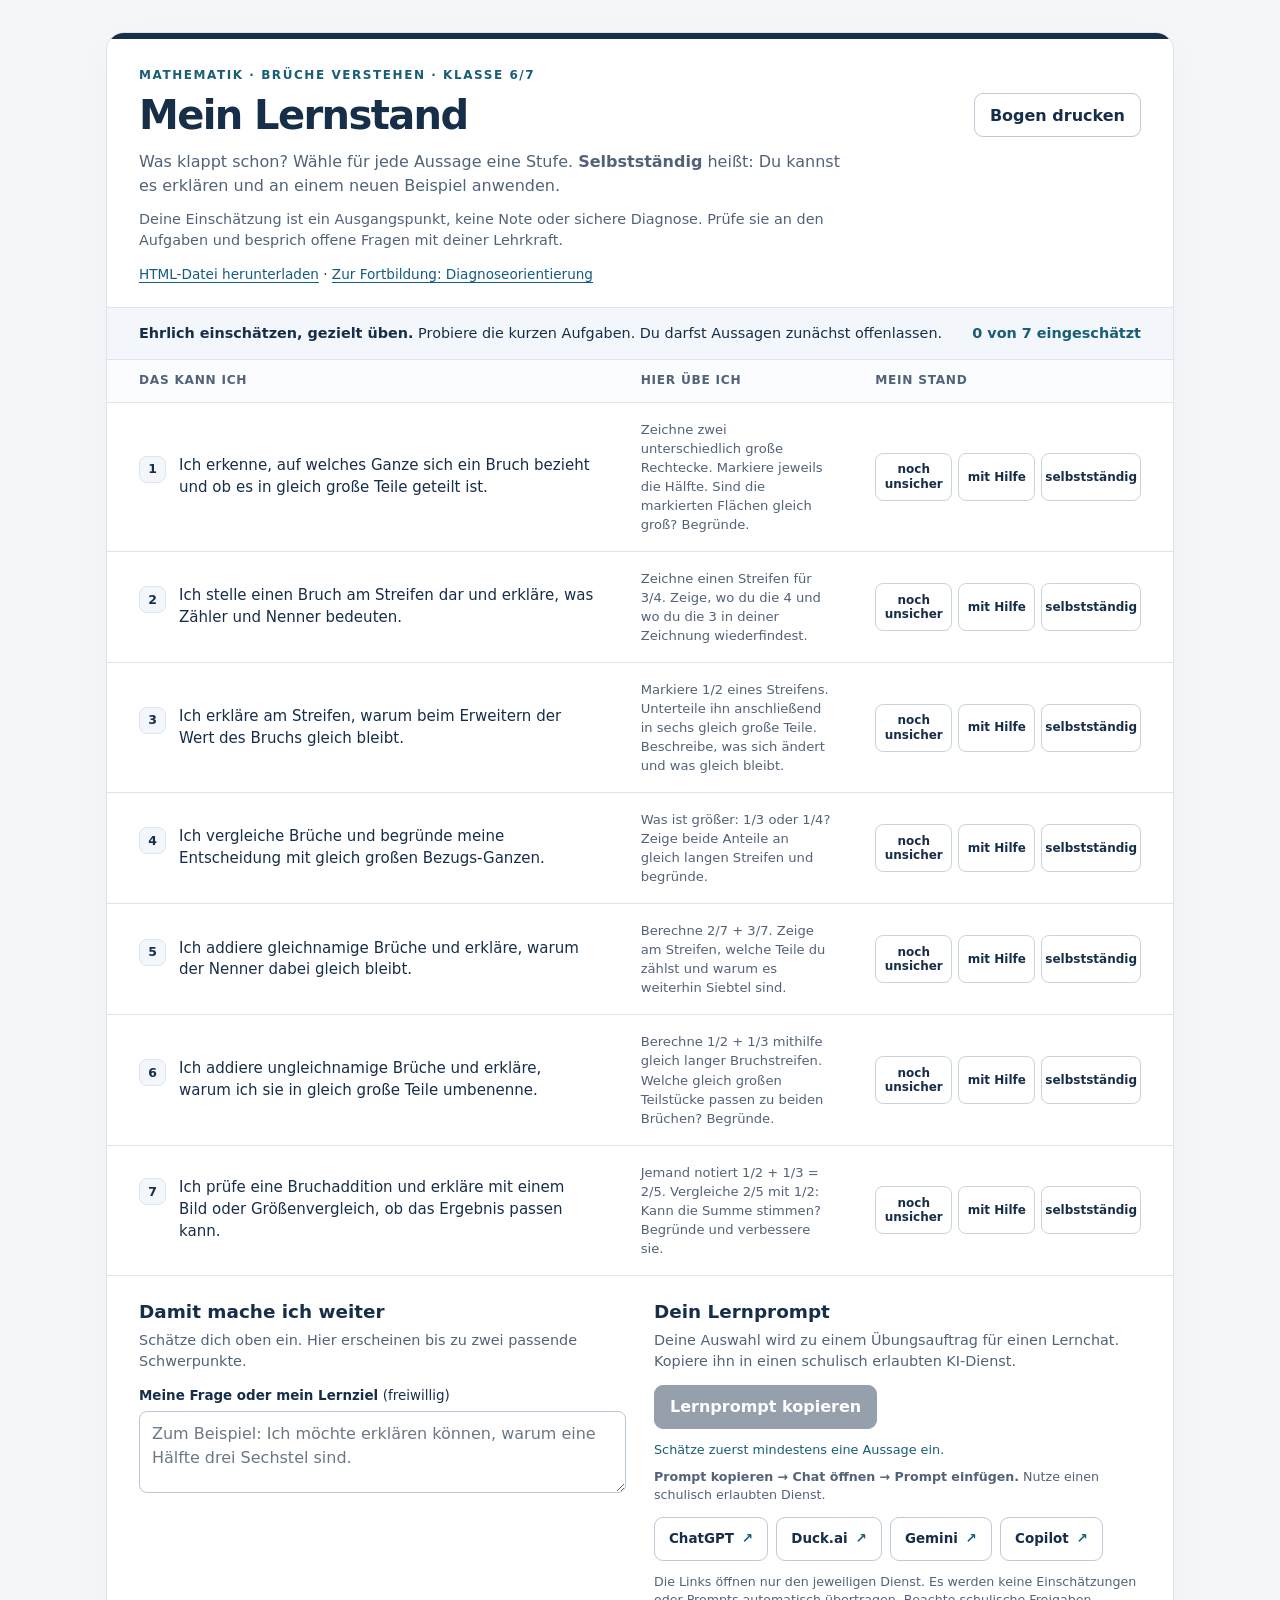
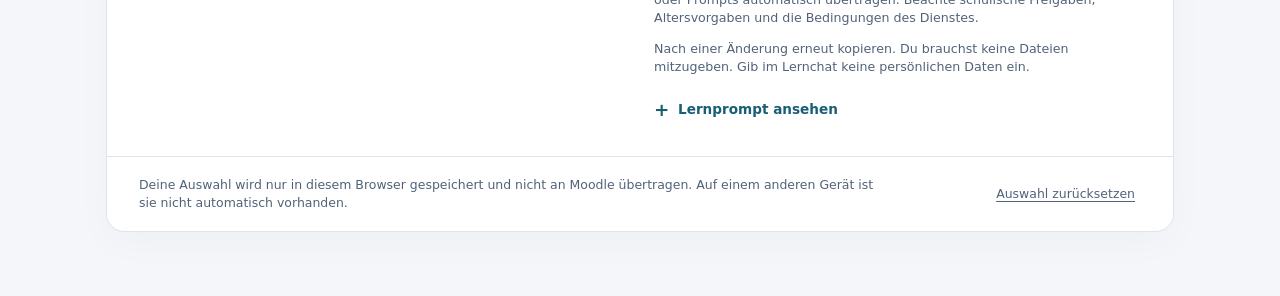
<file: lernstand-brueche.html>
<!doctype html>
<html lang="de">
<head>
<meta charset="utf-8">
<meta name="viewport" content="width=device-width, initial-scale=1">
<meta name="author" content="Arne Abel">
<meta name="description" content="Interaktive Selbsteinschätzung zum Bruchverständnis mit kurzen Aufgaben und einem kopierbaren Lernprompt aus der eigenen Auswahl. Keine automatische Diagnose oder Benotung.">
<title>Mein Lernstand · Brüche verstehen</title>
<style>
:root{color-scheme:light;--ink:#172e49;--muted:#526379;--line:#dce4ed;--paper:#fff;--soft:#f3f6fa;--accent:#185e75;--accentsoft:#e7f2f5;--focus:#cc6e13;font-family:system-ui,-apple-system,BlinkMacSystemFont,"Segoe UI",sans-serif;line-height:1.45;color:var(--ink);background:#f4f6f9}
*{box-sizing:border-box}body{margin:0}button,input,textarea{font:inherit}button,a,input,textarea,summary{-webkit-tap-highlight-color:transparent}button,a,input,textarea,summary:focus-visible{outline-color:var(--focus)}:focus-visible{outline:3px solid var(--focus);outline-offset:3px}button{cursor:pointer}a{color:#145b83;text-underline-offset:3px}a:hover{text-decoration-thickness:2px}.wrap{max-width:1120px;margin:32px auto;padding:0 26px 32px}.sheet{background:var(--paper);border:1px solid var(--line);border-radius:18px;overflow:hidden;box-shadow:0 10px 40px #21395807}header{padding:28px 32px 23px;border-top:6px solid var(--ink)}.eyebrow{font-size:.75rem;font-weight:750;letter-spacing:.13em;text-transform:uppercase;color:var(--accent);margin:0 0 9px}.title-row{display:flex;align-items:start;justify-content:space-between;gap:20px}h1{font-size:clamp(1.85rem,4vw,2.5rem);line-height:1.1;letter-spacing:-.04em;margin:0 0 13px}h2{font-size:1.15rem;margin:0 0 7px;line-height:1.25}.intro{font-size:1rem;max-width:720px;margin:0;color:var(--muted)}.toolbar{display:flex;gap:8px;flex-wrap:wrap}.btn{min-height:44px;border:1px solid #bdcbd9;padding:9px 15px;border-radius:9px;background:white;color:var(--ink);font-weight:650;white-space:nowrap}.btn:hover{background:var(--soft)}.btn-primary{background:var(--ink);border-color:var(--ink);color:white}.btn-primary:hover{background:#254766}.btn:disabled{opacity:.45;cursor:not-allowed}.guide{padding:15px 32px;background:var(--soft);border-block:1px solid var(--line);display:flex;justify-content:space-between;align-items:center;gap:16px;font-size:.9rem}.guide p{margin:0}.progress{font-weight:700;white-space:nowrap;color:var(--accent)}.competencies{width:100%;border-collapse:collapse;table-layout:fixed}.competencies thead{background:#fbfcfd;font-size:.76rem;text-transform:uppercase;letter-spacing:.06em;color:var(--muted)}.competencies th{text-align:left;padding:12px 22px;border-bottom:1px solid var(--line)}.competencies th:nth-child(1){width:48%;padding-left:32px}.competencies th:nth-child(2){width:22%}.competencies th:nth-child(3){width:30%;padding-right:32px}.competencies td{padding:17px 22px;border-bottom:1px solid var(--line);vertical-align:middle}.competencies td:first-child{padding-left:32px}.competencies td:last-child{padding-right:32px}.competence{display:flex;gap:13px;align-items:start}.number{display:inline-flex;align-items:center;justify-content:center;flex-shrink:0;background:var(--soft);border:1px solid var(--line);width:27px;height:27px;border-radius:8px;font-size:.78rem;font-weight:750;margin-top:1px}.competence p{margin:0;font-size:.94rem}.competence strong{font-weight:700}.links{display:flex;align-items:start;gap:8px;flex-direction:column}.practice-note{font-size:.82rem;color:var(--muted);margin:0}.links a{font-size:.82rem;font-weight:650;display:inline-flex;align-items:center;min-height:44px}.ratings{border:0;padding:0;margin:0;display:grid;grid-template-columns:repeat(3,1fr);gap:6px}.sr-only{position:absolute;width:1px;height:1px;padding:0;overflow:hidden;clip:rect(0,0,0,0);white-space:nowrap;border:0}.choice{position:relative;display:flex;min-height:48px;text-align:center;align-items:center;justify-content:center;border:1px solid #c9d4df;border-radius:8px;background:white;cursor:pointer;padding:6px 3px;font-size:.75rem;font-weight:620;line-height:1.2}.choice input{position:absolute;opacity:0;width:1px;height:1px}.choice:has(input:checked){border:2px solid var(--accent);background:var(--accentsoft);color:#124b60;padding:5px 2px}.choice:has(input:focus-visible){outline:3px solid var(--focus);outline-offset:2px}.choice:hover{background:var(--soft)}.choice input:checked + span::before{content:"✓ ";font-weight:800}.learn{padding:24px 32px;display:grid;grid-template-columns:1fr 1fr;gap:28px}.learn p{font-size:.9rem;color:var(--muted);margin:0 0 12px}.priority-label{display:block;font-size:.84rem;font-weight:650;margin:14px 0 6px}textarea{width:100%;border:1px solid #b9c8d8;border-radius:8px;background:#fff;color:var(--ink);padding:10px 12px;resize:vertical;line-height:1.5;min-height:82px}textarea::placeholder{color:#6b7785}.focus-list{font-size:.9rem;line-height:1.5;padding-left:21px;margin:10px 0}.focus-list li+li{margin-top:5px}.chat-links{display:flex;flex-wrap:wrap;gap:8px;margin:12px 0}.chat-link{display:inline-flex;align-items:center;justify-content:center;min-height:44px;padding:9px 14px;border:1px solid #bdcbd9;border-radius:9px;background:#fff;font-size:.84rem;font-weight:650;text-decoration:none;color:var(--ink)}.chat-link:hover{background:var(--accentsoft);border-color:var(--accent)}.chat-link span{margin-left:8px;color:var(--accent)}.prompt-actions{display:flex;align-items:center;gap:12px;flex-wrap:wrap;margin:13px 0 9px}.copy-status{font-size:.8rem;color:var(--accent);min-height:1.4em}.learn .small{font-size:.79rem}.prompt-details{margin-top:10px;font-size:.85rem}.prompt-details summary{cursor:pointer;min-height:44px;display:flex;align-items:center;font-weight:650;color:var(--accent);list-style:none}.prompt-details summary::before{content:"+";display:inline-flex;width:24px;font-weight:800;font-size:1.15rem}.prompt-details[open] summary::before{content:"−"}.prompt-box{min-height:240px;font-size:.81rem;background:#f8fafc}.foot{padding:15px 32px;border-top:1px solid var(--line);display:flex;align-items:center;gap:20px;justify-content:space-between}.save-status{margin:0;font-size:.78rem;max-width:740px;color:var(--muted)}.reset{font-size:.78rem;color:var(--muted);background:none;border:0;min-height:44px;padding:6px;text-decoration:underline;text-underline-offset:3px;white-space:nowrap}.no-script{padding:16px 32px;background:#fff2d7;color:#64400c}.print-note{display:none}.print-choice{display:none}
@media(max-width:850px){.wrap{margin:16px auto;padding:0 16px 24px}header{padding:24px}.title-row{display:block}.toolbar{margin-top:17px}.guide{padding:15px 24px;align-items:start;flex-direction:column;gap:7px}.competencies th,.competencies td{padding:15px}.competencies th:first-child,.competencies td:first-child{padding-left:24px}.competencies th:last-child,.competencies td:last-child{padding-right:24px}.competencies th:nth-child(1){width:44%}.competencies th:nth-child(2){width:20%}.competencies th:nth-child(3){width:36%}.learn{padding:24px;gap:24px}.foot{padding:12px 24px}.choice{font-size:.72rem}}
@media(max-width:640px){.wrap{padding:0 10px 16px;margin:10px auto}.sheet{border-radius:12px}header{padding:22px 20px}.guide{padding:14px 20px}.competencies,.competencies tbody,.competencies tr,.competencies td{display:block;width:100%}.competencies thead{display:none}.competencies tr{position:relative;padding:18px 20px;border-bottom:1px solid var(--line)}.competencies td,.competencies td:first-child,.competencies td:last-child{padding:0;border:0}.competencies td:nth-child(2){padding:10px 0 12px 40px}.competencies td:last-child{padding-left:40px}.links{flex-direction:row;gap:16px;flex-wrap:wrap}.links a{min-height:44px}.choice{font-size:.79rem;min-height:48px}.learn{display:block;padding:22px 20px}.learn>div+div{border-top:1px solid var(--line);margin-top:22px;padding-top:21px}.foot{display:block;padding:14px 20px}.reset{margin-top:4px}.prompt-actions .btn{width:100%}}
@media print{@page{size:A4 portrait;margin:11mm}html,body{background:white!important;color:#142235}.wrap{max-width:none;margin:0;padding:0}.sheet{border:0;border-radius:0;box-shadow:none}header{padding:0 0 11px;border-top:0}.eyebrow{font-size:8pt;margin-bottom:5px}h1{font-size:24pt;margin-bottom:8px}.intro{font-size:9.5pt}.toolbar,.prompt-column,.prompt-details,.foot,.no-script{display:none!important}.guide{background:#f4f6f8!important;padding:8px 0;border-top:1px solid #aaa;font-size:9pt}.competencies{font-size:9pt}.competencies thead{font-size:8pt}.competencies th{padding:8px!important}.competencies td{padding:11px 8px!important}.competencies th:first-child,.competencies td:first-child{padding-left:0!important}.competencies th:last-child,.competencies td:last-child{padding-right:0!important}.competence{gap:9px}.competence p{font-size:9pt}.number{height:20px;width:20px;border-radius:5px;font-size:8pt}.links{gap:3px}.links a{font-size:8pt;min-height:0;color:#174e6a}.choice{font-size:7.5pt;min-height:32px;border-radius:5px}.choice:has(input:checked){background:#e3ecf0!important;border:2px solid #163e53}.ratings{gap:4px}.competencies tr{break-inside:avoid}.learn{display:block;padding:14px 0 0;break-inside:avoid}.learn h2{font-size:11pt}.learn p,.focus-list{font-size:9pt}.focus-list{margin:5px 0}.priority-label{font-size:9pt;margin:8px 0 4px}textarea#priority{min-height:54px;font-size:9pt;border-color:#a9b5c2;resize:none;padding:7px}.print-note{display:block!important;font-size:8pt;color:#526379;margin:10px 0 0}*{-webkit-print-color-adjust:exact;print-color-adjust:exact}}
</style>
</head>
<body>
<main class="wrap"><div class="sheet">
<header>
<p class="eyebrow">Mathematik · Brüche verstehen · Klasse 6/7</p>
<div class="title-row"><div><h1>Mein Lernstand</h1><p class="intro">Was klappt schon? Wähle für jede Aussage eine Stufe. <strong>Selbstständig</strong> heißt: Du kannst es erklären und an einem neuen Beispiel anwenden.</p></div><div class="toolbar"><button class="btn" type="button" id="print">Bogen drucken</button></div></div>
<p class="intro" style="margin-top:12px;font-size:.9rem">Deine Einschätzung ist ein Ausgangspunkt, keine Note oder sichere Diagnose. Prüfe sie an den Aufgaben und besprich offene Fragen mit deiner Lehrkraft.</p>
<p style="margin:14px 0 0;font-size:.85rem"><a href="lernstand-brueche.html" download>HTML-Datei herunterladen</a> · <a href="individualisierung.html#diagnose">Zur Fortbildung: Diagnoseorientierung</a></p>
</header>
<noscript><div class="no-script">Für Speichern und Lernprompt muss JavaScript eingeschaltet sein. Die Aussagen und Übungslinks kannst du auch ohne JavaScript nutzen.</div></noscript>
<section aria-label="Selbsteinschätzung">
<div class="guide"><p><strong>Ehrlich einschätzen, gezielt üben.</strong> Probiere die kurzen Aufgaben. Du darfst Aussagen zunächst offenlassen.</p><p class="progress" id="progress" role="status" aria-live="polite">0 von 7 eingeschätzt</p></div>
<table class="competencies">
<caption class="sr-only">7 Kompetenzen mit Übungslinks und jeweils drei Stufen zur Selbsteinschätzung.</caption>
<thead><tr><th scope="col">Das kann ich</th><th scope="col">Hier übe ich</th><th scope="col">Mein Stand</th></tr></thead>
<tbody id="competency-body">
<tr><td><div class="competence"><span class="number" aria-hidden="true">1</span><p id="skill-ganzes">Ich erkenne, auf welches Ganze sich ein Bruch bezieht und ob es in gleich große Teile geteilt ist.</p></div></td><td><div class="links"><p class="practice-note">Zeichne zwei unterschiedlich große Rechtecke. Markiere jeweils die Hälfte. Sind die markierten Flächen gleich groß? Begründe.</p></div></td><td><fieldset class="ratings"><legend class="sr-only">Ich erkenne, auf welches Ganze sich ein Bruch bezieht und ob es in gleich große Teile geteilt ist.</legend><label class="choice"><input type="radio" name="ganzes" value="1"><span>noch unsicher</span></label><label class="choice"><input type="radio" name="ganzes" value="2"><span>mit Hilfe</span></label><label class="choice"><input type="radio" name="ganzes" value="3"><span>selbstständig</span></label></fieldset></td></tr>
<tr><td><div class="competence"><span class="number" aria-hidden="true">2</span><p id="skill-darstellen">Ich stelle einen Bruch am Streifen dar und erkläre, was Zähler und Nenner bedeuten.</p></div></td><td><div class="links"><p class="practice-note">Zeichne einen Streifen für 3/4. Zeige, wo du die 4 und wo du die 3 in deiner Zeichnung wiederfindest.</p></div></td><td><fieldset class="ratings"><legend class="sr-only">Ich stelle einen Bruch am Streifen dar und erkläre, was Zähler und Nenner bedeuten.</legend><label class="choice"><input type="radio" name="darstellen" value="1"><span>noch unsicher</span></label><label class="choice"><input type="radio" name="darstellen" value="2"><span>mit Hilfe</span></label><label class="choice"><input type="radio" name="darstellen" value="3"><span>selbstständig</span></label></fieldset></td></tr>
<tr><td><div class="competence"><span class="number" aria-hidden="true">3</span><p id="skill-wertgleich">Ich erkläre am Streifen, warum beim Erweitern der Wert des Bruchs gleich bleibt.</p></div></td><td><div class="links"><p class="practice-note">Markiere 1/2 eines Streifens. Unterteile ihn anschließend in sechs gleich große Teile. Beschreibe, was sich ändert und was gleich bleibt.</p></div></td><td><fieldset class="ratings"><legend class="sr-only">Ich erkläre am Streifen, warum beim Erweitern der Wert des Bruchs gleich bleibt.</legend><label class="choice"><input type="radio" name="wertgleich" value="1"><span>noch unsicher</span></label><label class="choice"><input type="radio" name="wertgleich" value="2"><span>mit Hilfe</span></label><label class="choice"><input type="radio" name="wertgleich" value="3"><span>selbstständig</span></label></fieldset></td></tr>
<tr><td><div class="competence"><span class="number" aria-hidden="true">4</span><p id="skill-vergleichen">Ich vergleiche Brüche und begründe meine Entscheidung mit gleich großen Bezugs-Ganzen.</p></div></td><td><div class="links"><p class="practice-note">Was ist größer: 1/3 oder 1/4? Zeige beide Anteile an gleich langen Streifen und begründe.</p></div></td><td><fieldset class="ratings"><legend class="sr-only">Ich vergleiche Brüche und begründe meine Entscheidung mit gleich großen Bezugs-Ganzen.</legend><label class="choice"><input type="radio" name="vergleichen" value="1"><span>noch unsicher</span></label><label class="choice"><input type="radio" name="vergleichen" value="2"><span>mit Hilfe</span></label><label class="choice"><input type="radio" name="vergleichen" value="3"><span>selbstständig</span></label></fieldset></td></tr>
<tr><td><div class="competence"><span class="number" aria-hidden="true">5</span><p id="skill-gleichnamig">Ich addiere gleichnamige Brüche und erkläre, warum der Nenner dabei gleich bleibt.</p></div></td><td><div class="links"><p class="practice-note">Berechne 2/7 + 3/7. Zeige am Streifen, welche Teile du zählst und warum es weiterhin Siebtel sind.</p></div></td><td><fieldset class="ratings"><legend class="sr-only">Ich addiere gleichnamige Brüche und erkläre, warum der Nenner dabei gleich bleibt.</legend><label class="choice"><input type="radio" name="gleichnamig" value="1"><span>noch unsicher</span></label><label class="choice"><input type="radio" name="gleichnamig" value="2"><span>mit Hilfe</span></label><label class="choice"><input type="radio" name="gleichnamig" value="3"><span>selbstständig</span></label></fieldset></td></tr>
<tr><td><div class="competence"><span class="number" aria-hidden="true">6</span><p id="skill-ungleichnamig">Ich addiere ungleichnamige Brüche und erkläre, warum ich sie in gleich große Teile umbenenne.</p></div></td><td><div class="links"><p class="practice-note">Berechne 1/2 + 1/3 mithilfe gleich langer Bruchstreifen. Welche gleich großen Teilstücke passen zu beiden Brüchen? Begründe.</p></div></td><td><fieldset class="ratings"><legend class="sr-only">Ich addiere ungleichnamige Brüche und erkläre, warum ich sie in gleich große Teile umbenenne.</legend><label class="choice"><input type="radio" name="ungleichnamig" value="1"><span>noch unsicher</span></label><label class="choice"><input type="radio" name="ungleichnamig" value="2"><span>mit Hilfe</span></label><label class="choice"><input type="radio" name="ungleichnamig" value="3"><span>selbstständig</span></label></fieldset></td></tr>
<tr><td><div class="competence"><span class="number" aria-hidden="true">7</span><p id="skill-pruefen">Ich prüfe eine Bruchaddition und erkläre mit einem Bild oder Größenvergleich, ob das Ergebnis passen kann.</p></div></td><td><div class="links"><p class="practice-note">Jemand notiert 1/2 + 1/3 = 2/5. Vergleiche 2/5 mit 1/2: Kann die Summe stimmen? Begründe und verbessere sie.</p></div></td><td><fieldset class="ratings"><legend class="sr-only">Ich prüfe eine Bruchaddition und erkläre mit einem Bild oder Größenvergleich, ob das Ergebnis passen kann.</legend><label class="choice"><input type="radio" name="pruefen" value="1"><span>noch unsicher</span></label><label class="choice"><input type="radio" name="pruefen" value="2"><span>mit Hilfe</span></label><label class="choice"><input type="radio" name="pruefen" value="3"><span>selbstständig</span></label></fieldset></td></tr>
</tbody>
</table>
</section>
<section class="learn" aria-label="Meine nächsten Schritte">
<div>
<h2>Damit mache ich weiter</h2>
<p id="focus-intro">Schätze dich oben ein. Hier erscheinen bis zu zwei passende Schwerpunkte.</p>
<ol id="focus-list" class="focus-list" hidden></ol>
<label class="priority-label" for="priority">Meine Frage oder mein Lernziel <span style="font-weight:400">(freiwillig)</span></label>
<textarea id="priority" maxlength="400" rows="2" placeholder="Zum Beispiel: Ich möchte erklären können, warum eine Hälfte drei Sechstel sind."></textarea>
<p class="print-note">Übe zuerst bei „noch unsicher“, danach bei „mit Hilfe“. Kurze Aufgaben stehen in der Tabelle.</p>
</div>
<div class="prompt-column">
<h2>Dein Lernprompt</h2>
<p>Deine Auswahl wird zu einem Übungsauftrag für einen Lernchat. Kopiere ihn in einen schulisch erlaubten KI-Dienst.</p>
<div class="prompt-actions"><button class="btn btn-primary" type="button" id="copy" disabled>Lernprompt kopieren</button><span class="copy-status" id="copy-status" role="status" aria-live="polite"></span></div>
<p class="small"><strong>Prompt kopieren → Chat öffnen → Prompt einfügen.</strong> Nutze einen schulisch erlaubten Dienst.</p>
<nav class="chat-links" aria-label="KI-Chat öffnen">
<a class="chat-link" href="https://chatgpt.com/" target="_blank" rel="noopener noreferrer" aria-label="ChatGPT öffnen (neuer Tab)">ChatGPT <span aria-hidden="true">↗</span></a>
<a class="chat-link" href="https://duck.ai/" target="_blank" rel="noopener noreferrer" aria-label="Duck.ai öffnen (neuer Tab)">Duck.ai <span aria-hidden="true">↗</span></a>
<a class="chat-link" href="https://gemini.google.com/" target="_blank" rel="noopener noreferrer" aria-label="Gemini öffnen (neuer Tab)">Gemini <span aria-hidden="true">↗</span></a>
<a class="chat-link" href="https://copilot.com/" target="_blank" rel="noopener noreferrer" aria-label="Copilot öffnen (neuer Tab)">Copilot <span aria-hidden="true">↗</span></a>
</nav>
<p class="small">Die Links öffnen nur den jeweiligen Dienst. Es werden keine Einschätzungen oder Prompts automatisch übertragen. Beachte schulische Freigaben, Altersvorgaben und die Bedingungen des Dienstes.</p>
<p class="small">Nach einer Änderung erneut kopieren. Du brauchst keine Dateien mitzugeben. Gib im Lernchat keine persönlichen Daten ein.</p>
<details class="prompt-details" id="prompt-details"><summary>Lernprompt ansehen</summary><label class="sr-only" for="prompt">Persönlicher Lernprompt zum Kopieren</label><textarea class="prompt-box" id="prompt" readonly spellcheck="false" aria-describedby="prompt-info"></textarea><p class="small" id="prompt-info">Falls Kopieren nicht klappt: Text markieren und selbst kopieren.</p></details>
</div>
</section>
<footer class="foot"><p id="save-status" class="save-status" role="status" aria-live="polite">Deine Auswahl wird nur in diesem Browser gespeichert und nicht an Moodle übertragen.</p><button type="button" class="reset" id="reset">Auswahl zurücksetzen</button></footer>
</div></main>
<script>
'use strict';
const CONFIG = {"title":"Mein Lernstand · Brüche verstehen","eyebrow":"Mathematik · Brüche verstehen · Klasse 6/7","description":"Interaktive Selbsteinschätzung zum Bruchverständnis mit kurzen Aufgaben und einem kopierbaren Lernprompt aus der eigenen Auswahl. Keine automatische Diagnose oder Benotung.","subject":"Mathematik","grade":"Klasse 6/7","scope":"Brüche als Anteile, wertgleiche Brüche und Bruchaddition","goalPlaceholder":"Zum Beispiel: Ich möchte erklären können, warum eine Hälfte drei Sechstel sind.","storageKey":"arne-abel-mathe-bruchverstaendnis-selbstcheck-v1","author":"Arne Abel","skills":[{"id":"ganzes","short":"Das Ganze und seine Teile","text":"Ich erkenne, auf welches Ganze sich ein Bruch bezieht und ob es in gleich große Teile geteilt ist.","links":[],"practice":"Zeichne zwei unterschiedlich große Rechtecke. Markiere jeweils die Hälfte. Sind die markierten Flächen gleich groß? Begründe.","coachHints":["Unterscheide gleichen Anteil und gleich große absolute Menge. Eine Hälfte zweier unterschiedlich großer Ganzer muss nicht gleich groß sein. Für den Vergleich von Bruchstreifen denselben Maßstab und gleich große Bezugs-Ganze verwenden.","Eine Selbsteinschätzung ist kein Kompetenznachweis. Prüfe das Verständnis an der tatsächlichen Antwort, ohne eine gesicherte Diagnose abzuleiten."]},{"id":"darstellen","short":"Bruch, Bild und Bedeutung","text":"Ich stelle einen Bruch am Streifen dar und erkläre, was Zähler und Nenner bedeuten.","links":[],"practice":"Zeichne einen Streifen für 3/4. Zeige, wo du die 4 und wo du die 3 in deiner Zeichnung wiederfindest.","coachHints":["Der Nenner bezeichnet die Anzahl gleich großer Teile, in die das Bezugs-Ganze geteilt wird. Der Zähler zählt die betrachteten Teile. Ein gezeichneter Streifen ist bildlich; tatsächliches Falten oder Legen ist handelnd. Lass die Verbindung zur Bruchschreibweise erklären.","Eine Selbsteinschätzung ist kein Kompetenznachweis. Prüfe das Verständnis an der tatsächlichen Antwort, ohne eine gesicherte Diagnose abzuleiten."]},{"id":"wertgleich","short":"Wertgleiche Brüche","text":"Ich erkläre am Streifen, warum beim Erweitern der Wert des Bruchs gleich bleibt.","links":[],"practice":"Markiere 1/2 eines Streifens. Unterteile ihn anschließend in sechs gleich große Teile. Beschreibe, was sich ändert und was gleich bleibt.","coachHints":["Beim Erweitern ändern sich Anzahl und Größe der Teilstücke, nicht die markierte Menge und nicht das Bezugs-Ganze. Nutze zum Beispiel 1/2 = 3/6. Verlange eine Begründung am Bild statt nur die Regel, Zähler und Nenner mit derselben Zahl zu multiplizieren.","Eine Selbsteinschätzung ist kein Kompetenznachweis. Prüfe das Verständnis an der tatsächlichen Antwort, ohne eine gesicherte Diagnose abzuleiten."]},{"id":"vergleichen","short":"Brüche vergleichen","text":"Ich vergleiche Brüche und begründe meine Entscheidung mit gleich großen Bezugs-Ganzen.","links":[],"practice":"Was ist größer: 1/3 oder 1/4? Zeige beide Anteile an gleich langen Streifen und begründe.","coachHints":["Bei Stammbrüchen mit gleichem Bezugs-Ganzen bedeutet eine größere Anzahl gleicher Teile kleinere Teilstücke. Ein größerer Nenner macht bei gleichem positivem Zähler den Bruch kleiner. Verallgemeinere dies nicht auf beliebig verschiedene Zähler.","Eine Selbsteinschätzung ist kein Kompetenznachweis. Prüfe das Verständnis an der tatsächlichen Antwort, ohne eine gesicherte Diagnose abzuleiten."]},{"id":"gleichnamig","short":"Gleichnamige Brüche addieren","text":"Ich addiere gleichnamige Brüche und erkläre, warum der Nenner dabei gleich bleibt.","links":[],"practice":"Berechne 2/7 + 3/7. Zeige am Streifen, welche Teile du zählst und warum es weiterhin Siebtel sind.","coachHints":["Beim Addieren gleichnamiger Brüche werden gleich große Teilstücke desselben Bezugs-Ganzen gezählt. Die Anzahl ändert sich, die Teilgröße bleibt gleich. In diesem Einstieg zunächst positive Brüche und Summen bis 1 verwenden.","Eine Selbsteinschätzung ist kein Kompetenznachweis. Prüfe das Verständnis an der tatsächlichen Antwort, ohne eine gesicherte Diagnose abzuleiten."]},{"id":"ungleichnamig","short":"Eine gemeinsame Einheit finden","text":"Ich addiere ungleichnamige Brüche und erkläre, warum ich sie in gleich große Teile umbenenne.","links":[],"practice":"Berechne 1/2 + 1/3 mithilfe gleich langer Bruchstreifen. Welche gleich großen Teilstücke passen zu beiden Brüchen? Begründe.","coachHints":["Hälften und Drittel lassen sich nicht unmittelbar als gleich große Teile zählen. Die wertgleiche Umbenennung in 3/6 und 2/6 liefert eine gemeinsame Einheit. Ein gemeinsamer Nenner genügt; der kleinste ist nicht zwingend erforderlich. Verwende gut überschaubare Nenner und lasse Darstellung und Rechnung verbinden.","Eine Selbsteinschätzung ist kein Kompetenznachweis. Prüfe das Verständnis an der tatsächlichen Antwort, ohne eine gesicherte Diagnose abzuleiten."]},{"id":"pruefen","short":"Eine Lösung prüfen und begründen","text":"Ich prüfe eine Bruchaddition und erkläre mit einem Bild oder Größenvergleich, ob das Ergebnis passen kann.","links":[],"practice":"Jemand notiert 1/2 + 1/3 = 2/5. Vergleiche 2/5 mit 1/2: Kann die Summe stimmen? Begründe und verbessere sie.","coachHints":["Bei 1/2 + 1/3 muss die Summe größer als 1/2 sein, weil ein positiver Anteil hinzukommt; 2/5 ist kleiner als 1/2. Eine Plausibilitätsprüfung ersetzt noch nicht die vollständige Berechnung. Trenne den beobachteten Fehler von vermuteten Ursachen und frage nach dem Denkweg.","Eine Selbsteinschätzung ist kein Kompetenznachweis. Prüfe das Verständnis an der tatsächlichen Antwort, ohne eine gesicherte Diagnose abzuleiten."]}],"chatLinks":[["ChatGPT","https://chatgpt.com/"],["Duck.ai","https://duck.ai/"],["Gemini","https://gemini.google.com/"],["Copilot","https://copilot.com/"]]};
const SKILLS = CONFIG.skills;
const LEVELS = {1:'noch unsicher',2:'mit Hilfe',3:'selbstständig'};
const STORAGE_KEY = CONFIG.storageKey;
function normalizeState(raw) {
 const ratings={};
 if(raw && typeof raw==='object' && raw.ratings && typeof raw.ratings==='object') {
  for(const skill of SKILLS) {const value=Number(raw.ratings[skill.id]);if([1,2,3].includes(value))ratings[skill.id]=value;}
 }
 return {ratings,priority:typeof raw?.priority==='string'?raw.priority.slice(0,400):''};
}
function getFocus(state) {
 const selected=SKILLS.filter(s=>state.ratings[s.id]);
 const needs=selected.filter(s=>state.ratings[s.id]<3).sort((a,b)=>state.ratings[a.id]-state.ratings[b.id]);
 if(needs.length)return {skills:needs.slice(0,2),review:false};
 return {skills:selected.slice(-2),review:true};
}
function buildPrompt(state) {
 const selected=SKILLS.filter(s=>state.ratings[s.id]);
 if(!selected.length)return '';
 const focus=getFocus(state);
 const hints=[...new Set(focus.skills.flatMap(s=>s.coachHints||[]))];
 return [
  'Du bist mein geduldiger Lerncoach für '+CONFIG.subject+' ('+CONFIG.grade+'). Mein Unterrichtsthema: '+CONFIG.scope+'.',
  '',
  'Mein tatsächlich eingeschätzter Lernstand:',
  ...selected.map(s=>'- '+s.text+' — '+LEVELS[state.ratings[s.id]]),
  'Nur diese Aussagen habe ich eingeschätzt. Nicht genannte Kompetenzen sind unbewertet und dürfen weder als Schwäche noch als Stärke behandelt werden. Ergänze keine erfundenen Bewertungen oder weiteren Lernschwerpunkte.',
  '',
  (focus.review?'Alles von mir Bewertete habe ich als selbstständig eingeschätzt. Prüfe es an einem neuen Beispiel mit höchstens diesen zwei Startschwerpunkten:':'Beginne mit diesen höchstens zwei Startschwerpunkten; noch unsicher kommt vor mit Hilfe:'),
  ...focus.skills.map(s=>'- '+s.short+': '+s.text),
  ...(state.priority.trim()?['','Meine eigene Frage / mein Lernziel: '+state.priority.trim(),'Berücksichtige mein Lernziel ausdrücklich innerhalb dieser ausgewählten Themen. Wenn es einem Startschwerpunkt widerspricht oder nicht dazu passt, frage zuerst kurz nach, bevor du die Aufgabe stellst. Leite daraus keine zusätzliche Selbsteinschätzung ab.']:[]),
  ...(hints.length?['','Passende fachliche Hinweise zu meinen Startschwerpunkten:',...hints.map(h=>'- '+h)]:[]),
  '',
  'So soll unser Lernchat ablaufen:',
  '1. Stelle immer nur eine kurze Aufgabe und warte auf meine Antwort. Beginne mit einem anschaulichen neuen Beispiel zum Startschwerpunkt. Gib alle benötigten Angaben direkt in der Aufgabe an; keine Dateien, Links oder Kursunterlagen sind nötig.',
  '2. Erkläre ungewohnte Begriffe kurz, bevor ich sie brauche. Passe Schwierigkeit und Hilfen an meine tatsächliche Einschätzung an. Bei „selbstständig“ prüfe die Anwendung in einem neuen Zusammenhang, statt ungefragt die Grundlagen zu wiederholen.',
  '3. Verrate die Lösung nicht vor meiner Antwort. Bei einem Fehler gib erst einen gezielten Hinweis und lass mich noch einmal versuchen. Nach zwei erfolglosen Versuchen zeige ein anderes, vollständig gelöstes Beispiel; stelle danach eine ähnliche neue Aufgabe, die ich selbst löse.',
  '4. Passe die nächste Aufgabe an meine Antwort an. Bleibe bei höchstens zwei Startschwerpunkten. Beurteile meine Begründung, nicht nur mein Ergebnis. Ende mit einem kurzen Lernrückblick: Was kann ich jetzt selbst erklären, was sollte ich noch üben?',
  '',
  'Starte jetzt mit genau einer passenden Aufgabe; falls mein Lernziel erst geklärt werden muss, stelle stattdessen genau eine kurze Rückfrage.'
 ].join('\n');
}
let state=normalizeState(null),storageAvailable=false;
const $=id=>document.getElementById(id);
function renderRows() {
 const body=$('competency-body');body.replaceChildren();
 SKILLS.forEach((skill,index)=>{
  const row=document.createElement('tr');
  const statement=document.createElement('td');
  const box=document.createElement('div');box.className='competence';
  const number=document.createElement('span');number.className='number';number.textContent=String(index+1);number.setAttribute('aria-hidden','true');
  const text=document.createElement('p');text.id='skill-'+skill.id;text.textContent=skill.text;
  box.append(number,text);statement.append(box);
  const linkCell=document.createElement('td');const links=document.createElement('div');links.className='links';
  skill.links.forEach(([label,url])=>{const a=document.createElement('a');a.href=url;a.textContent=label;a.target='_blank';a.rel='noopener noreferrer';a.setAttribute('aria-label',label+' – '+skill.short+' (öffnet einen neuen Tab)');links.append(a)});
  if(skill.practice){const practice=document.createElement('p');practice.className='practice-note';practice.textContent=skill.practice;links.append(practice)}
  linkCell.append(links);
  const choiceCell=document.createElement('td');const group=document.createElement('fieldset');group.className='ratings';
  const legend=document.createElement('legend');legend.className='sr-only';legend.textContent=skill.text;group.append(legend);
  Object.entries(LEVELS).forEach(([value,label])=>{
   const option=document.createElement('label');option.className='choice';
   const input=document.createElement('input');input.type='radio';input.name=skill.id;input.value=value;input.checked=state.ratings[skill.id]===Number(value);
   input.addEventListener('change',()=>{state.ratings[skill.id]=Number(value);persist();update()});
   const labelText=document.createElement('span');labelText.textContent=label;option.append(input,labelText);group.append(option);
  });choiceCell.append(group);row.append(statement,linkCell,choiceCell);body.append(row);
 });
}
function persist() {
 try{localStorage.setItem(STORAGE_KEY,JSON.stringify(state));storageAvailable=true;}
 catch(error){storageAvailable=false;}
 $('save-status').textContent=storageAvailable?'Deine Auswahl wird nur in diesem Browser gespeichert und nicht an Moodle übertragen. Auf einem anderen Gerät ist sie nicht automatisch vorhanden.':'Dieser Browser kann deine Auswahl nicht dauerhaft speichern. Sie bleibt nur, solange diese Seite geöffnet ist. Du kannst den ausgefüllten Bogen drucken.';
}
function update() {
 const count=SKILLS.filter(s=>state.ratings[s.id]).length;
 $('progress').textContent=count+' von '+SKILLS.length+' eingeschätzt';
 const focus=getFocus(state);const list=$('focus-list');list.replaceChildren();list.hidden=!count;
 $('focus-intro').textContent=!count?'Schätze dich oben ein. Hier erscheinen bis zu zwei passende Schwerpunkte.':focus.review?'Alles bisher Markierte hast du als selbstständig eingeschätzt. Prüfe es an einem neuen Beispiel zu:':'Beginne mit „noch unsicher“, danach mit „mit Hilfe“. Deine nächsten Schwerpunkte:';
 focus.skills.forEach(skill=>{const item=document.createElement('li');item.textContent=skill.short;list.append(item)});
 $('prompt').value=buildPrompt(state);$('copy').disabled=count===0;$('copy-status').textContent=count===0?'Schätze zuerst mindestens eine Aussage ein.':'';
}
try {const saved=localStorage.getItem(STORAGE_KEY);if(saved)state=normalizeState(JSON.parse(saved));} catch(error){}
renderRows();$('priority').value=state.priority;persist();update();
$('priority').addEventListener('input',()=>{state.priority=$('priority').value.slice(0,400);persist();update()});
$('print').addEventListener('click',()=>window.print());
$('reset').addEventListener('click',()=>{
 if(!window.confirm('Alle Einschätzungen und dein freiwilliges Lernziel auf diesem Gerät zurücksetzen?'))return;
 state=normalizeState(null);document.querySelectorAll('.ratings input').forEach(input=>input.checked=false);$('priority').value='';persist();update();$('reset').focus();
});
$('copy').addEventListener('click',async()=>{
 const text=buildPrompt(state);if(!text)return;
 try{
  if(!navigator.clipboard || !navigator.clipboard.writeText)throw new Error('Clipboard unavailable');
  await navigator.clipboard.writeText(text);$('copy-status').textContent=text===buildPrompt(state)?'Kopiert. Im Lernchat einfügen.':'Deine Auswahl wurde inzwischen geändert. Bitte erneut kopieren.';
 }catch(error){
  $('prompt-details').open=true;$('prompt').focus();$('prompt').select();
  $('copy-status').textContent='Bitte den markierten Text selbst kopieren.';
 }
});
// Pure functions are also exposed for local, offline logic checks.
window.SelfAssessment=Object.freeze({config:CONFIG,skills:SKILLS,normalizeState,getFocus,buildPrompt});
// Compatibility for existing local checks of the original workbook.
window.AlgorithmSelfCheck=window.SelfAssessment;
</script>
</body>
</html>
</file>
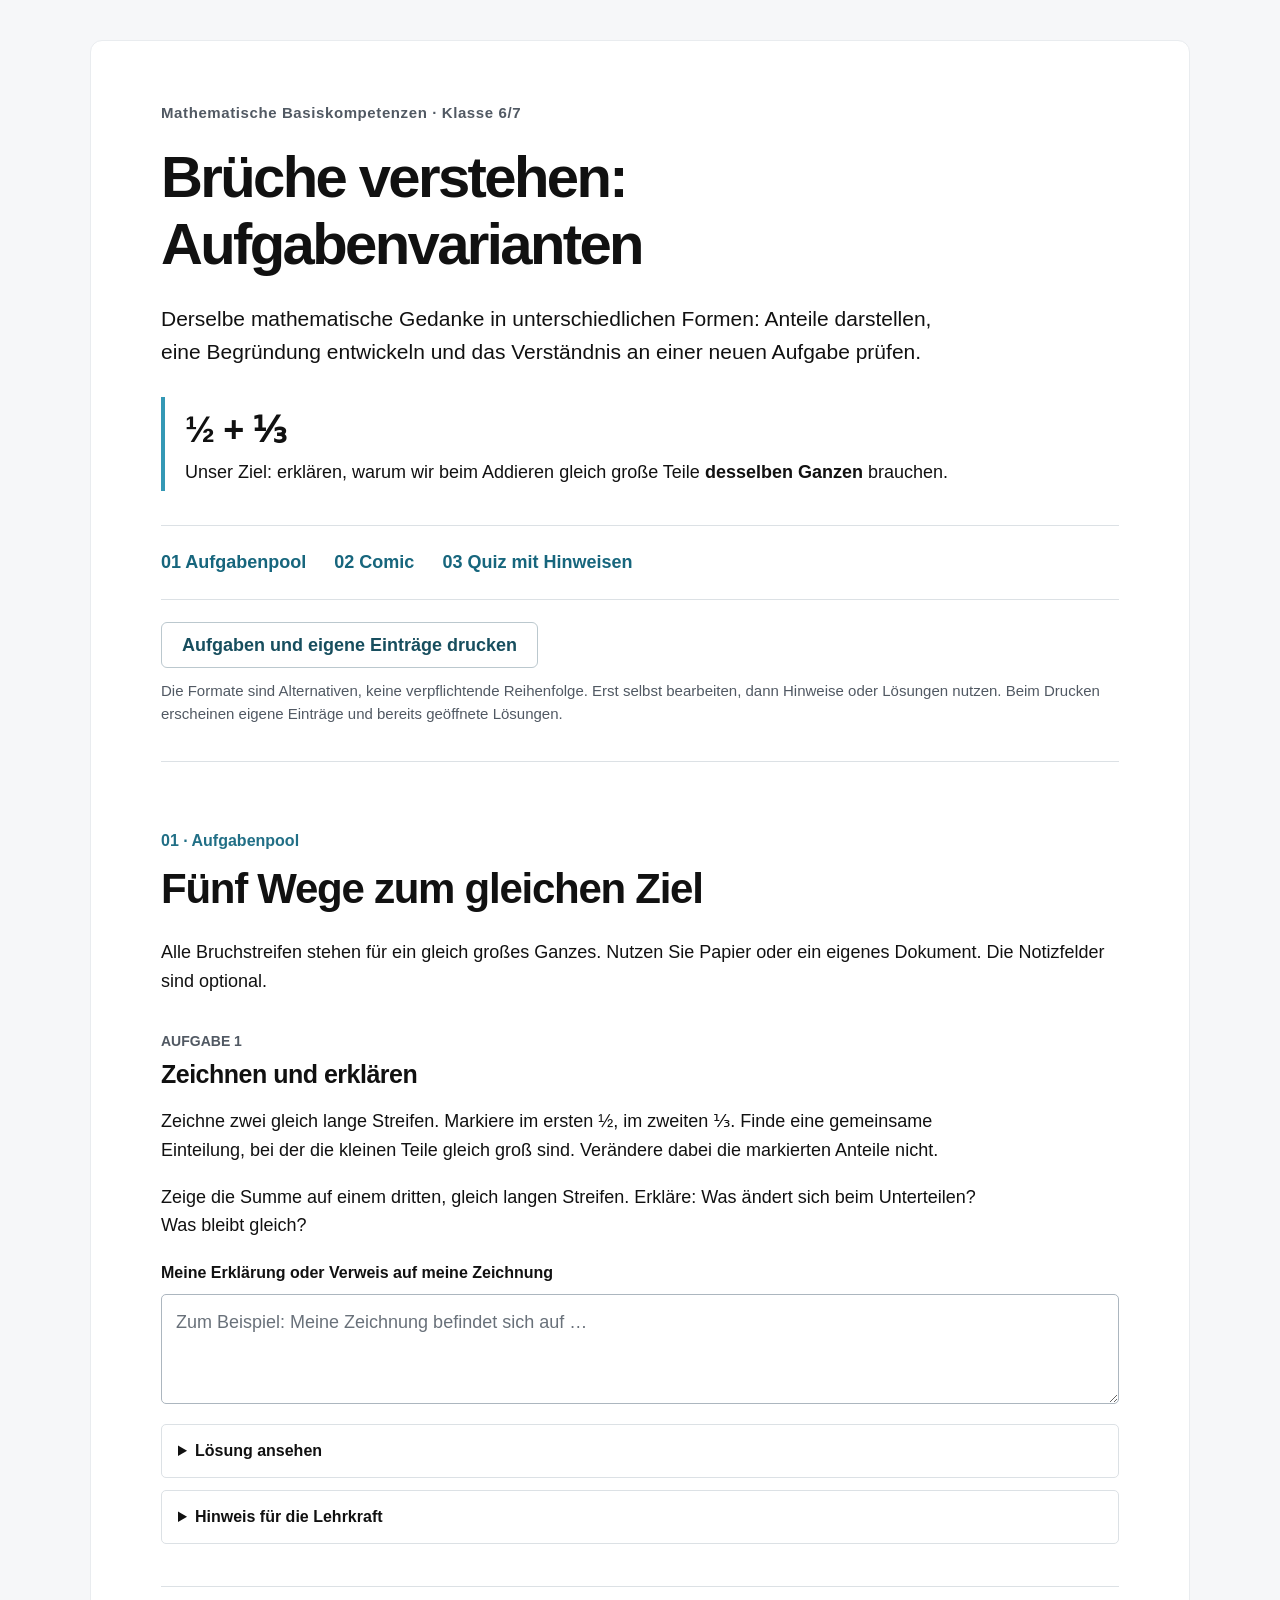
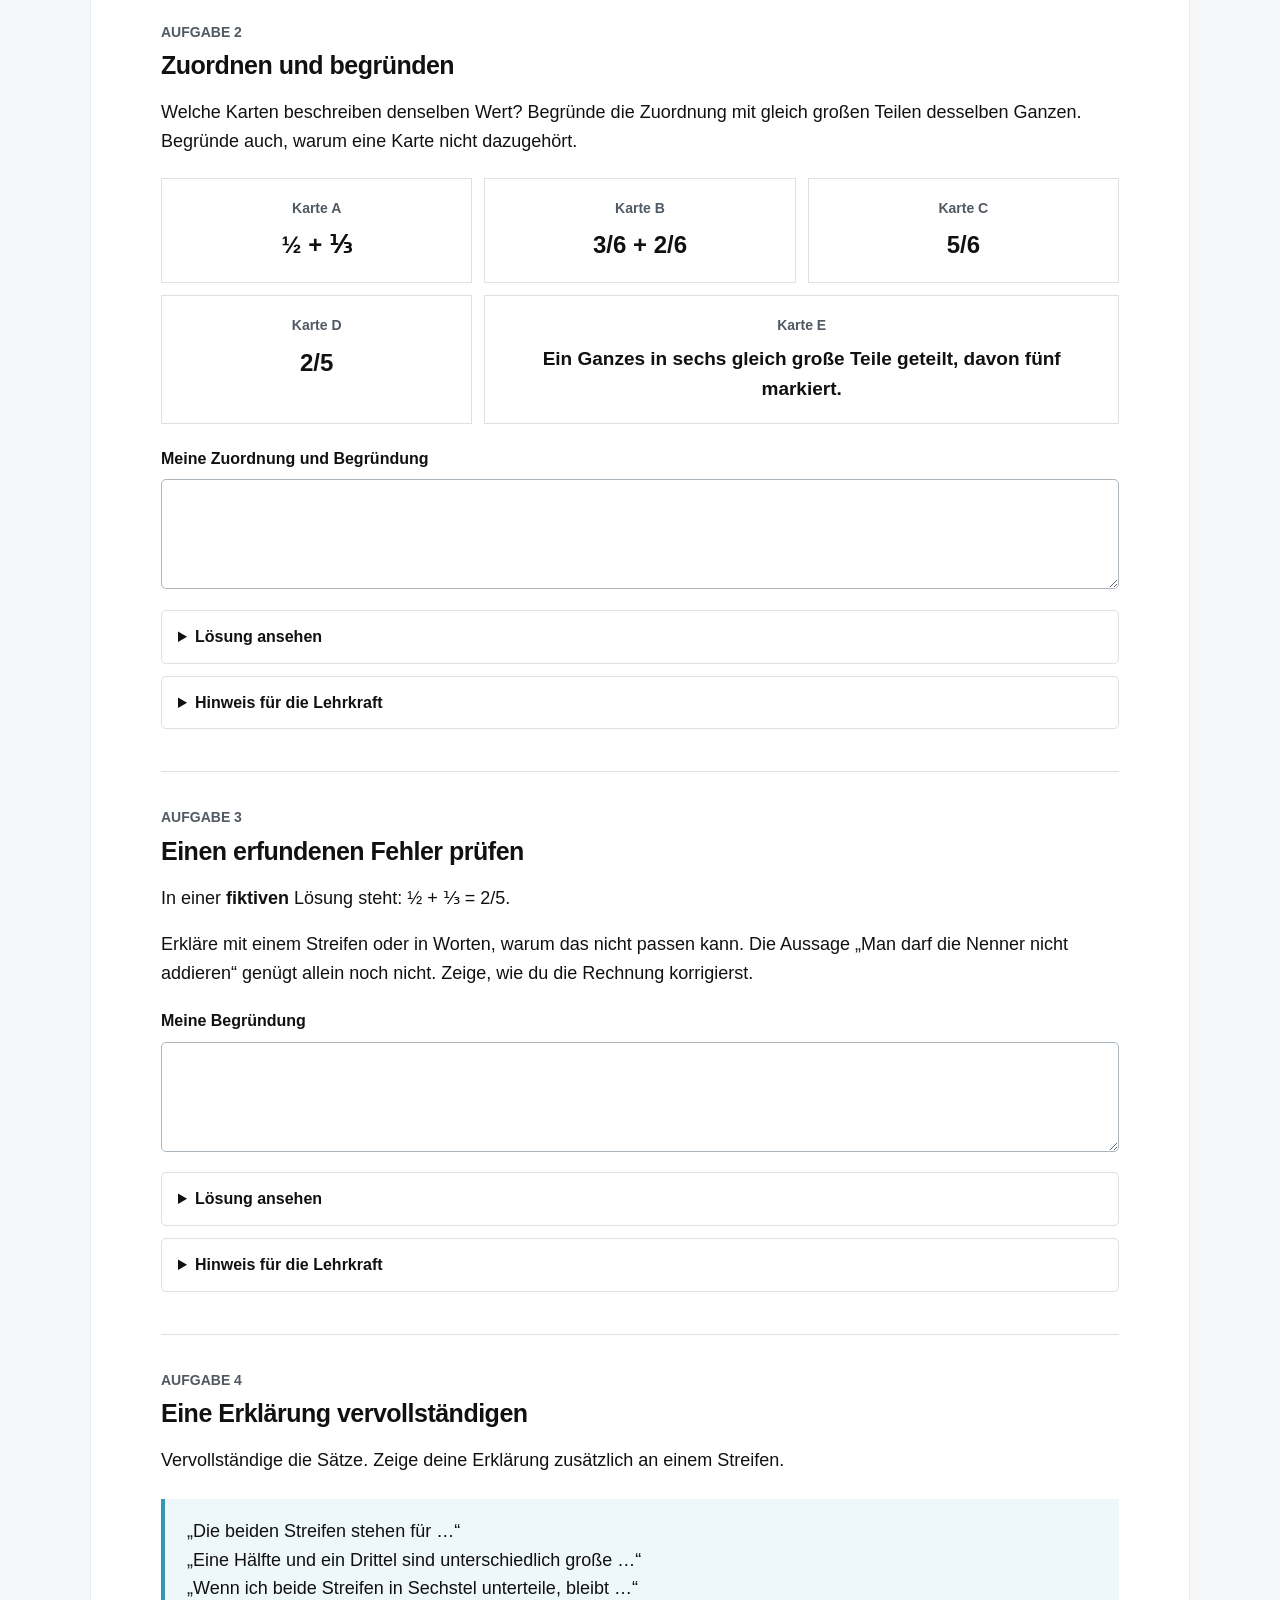
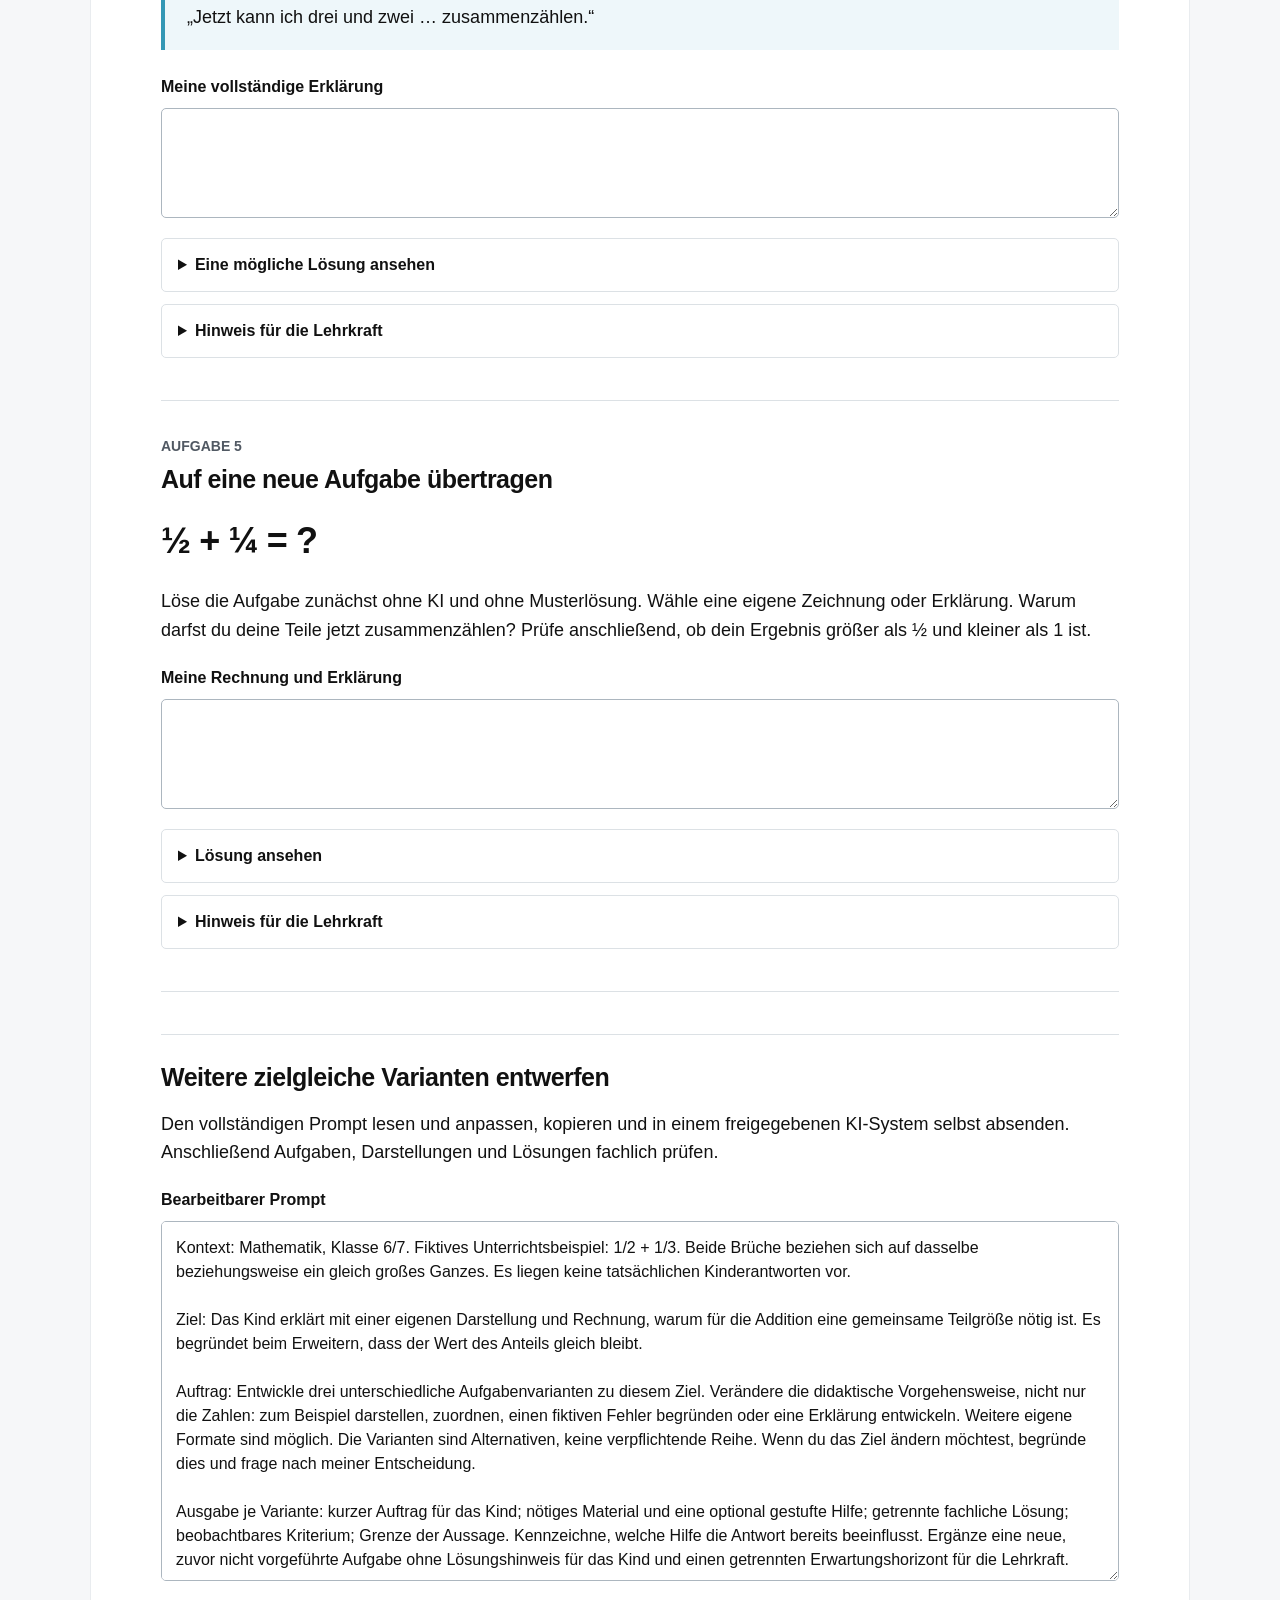
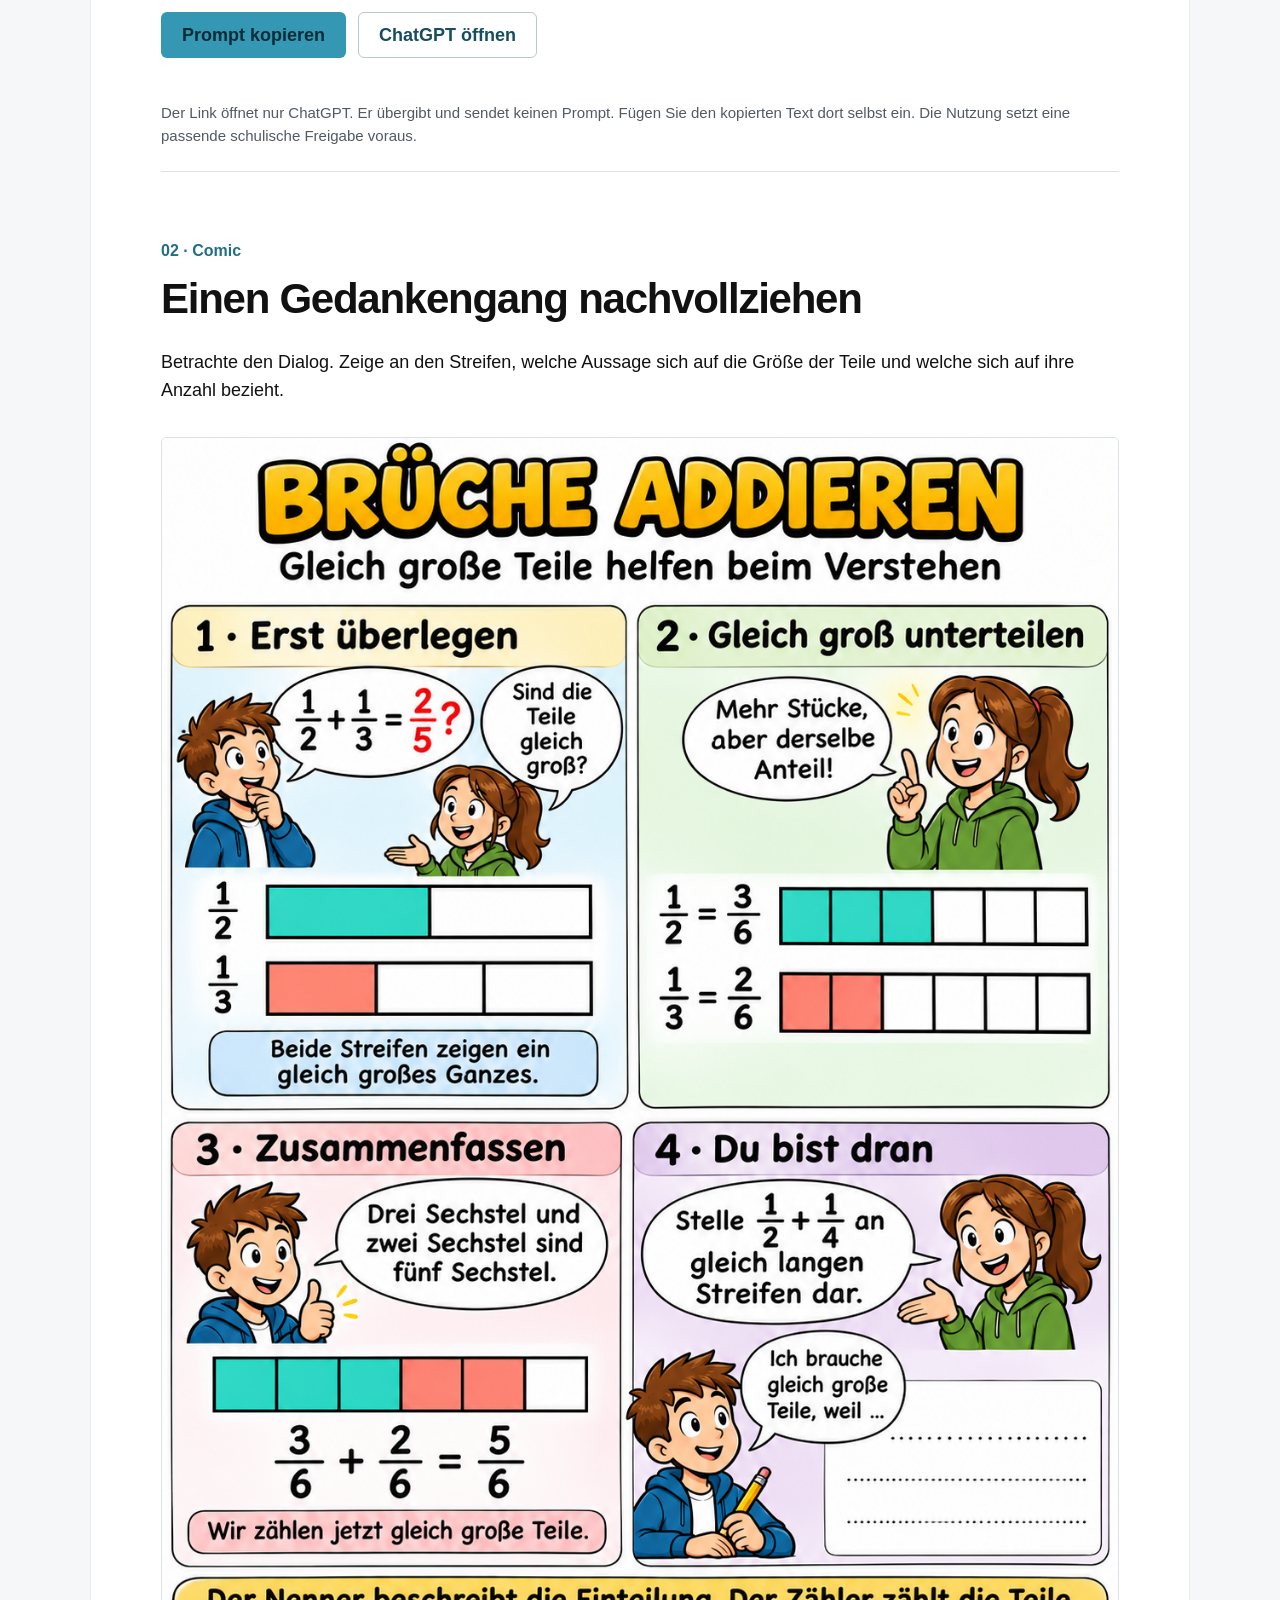
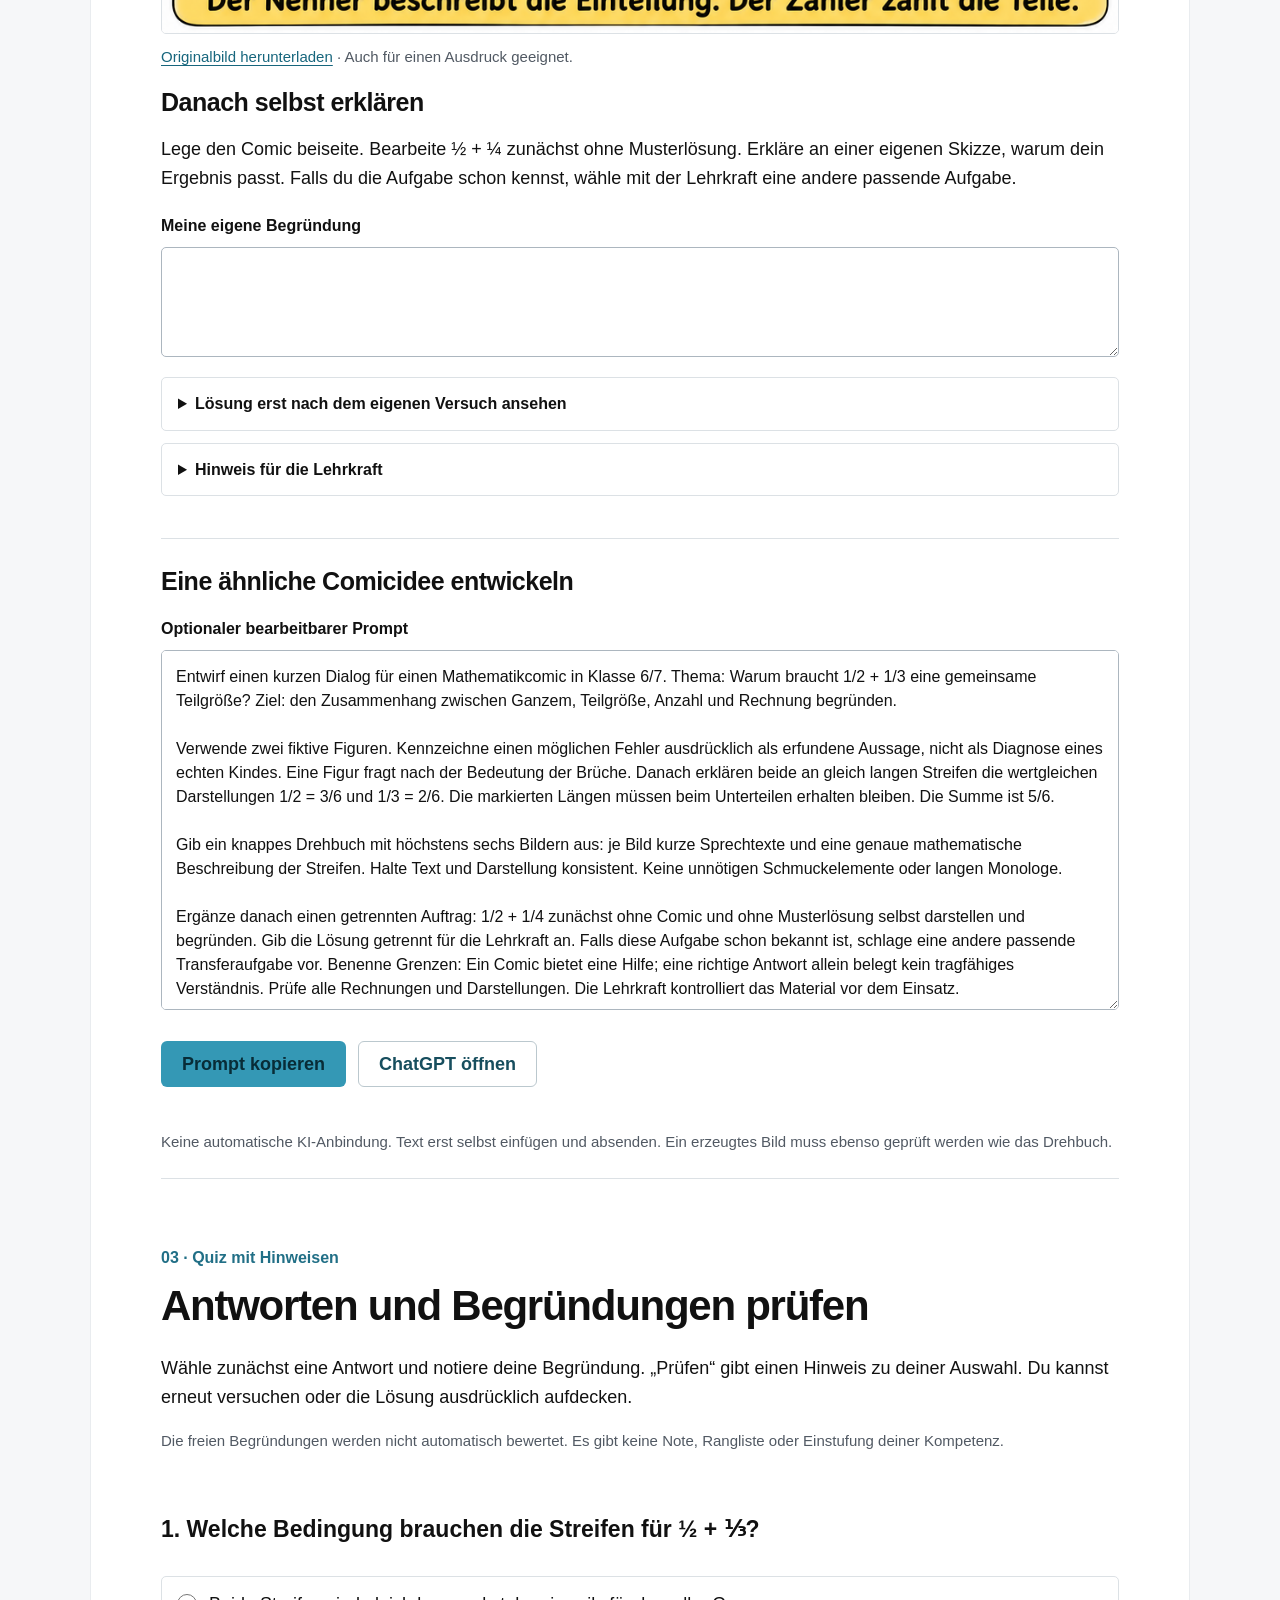
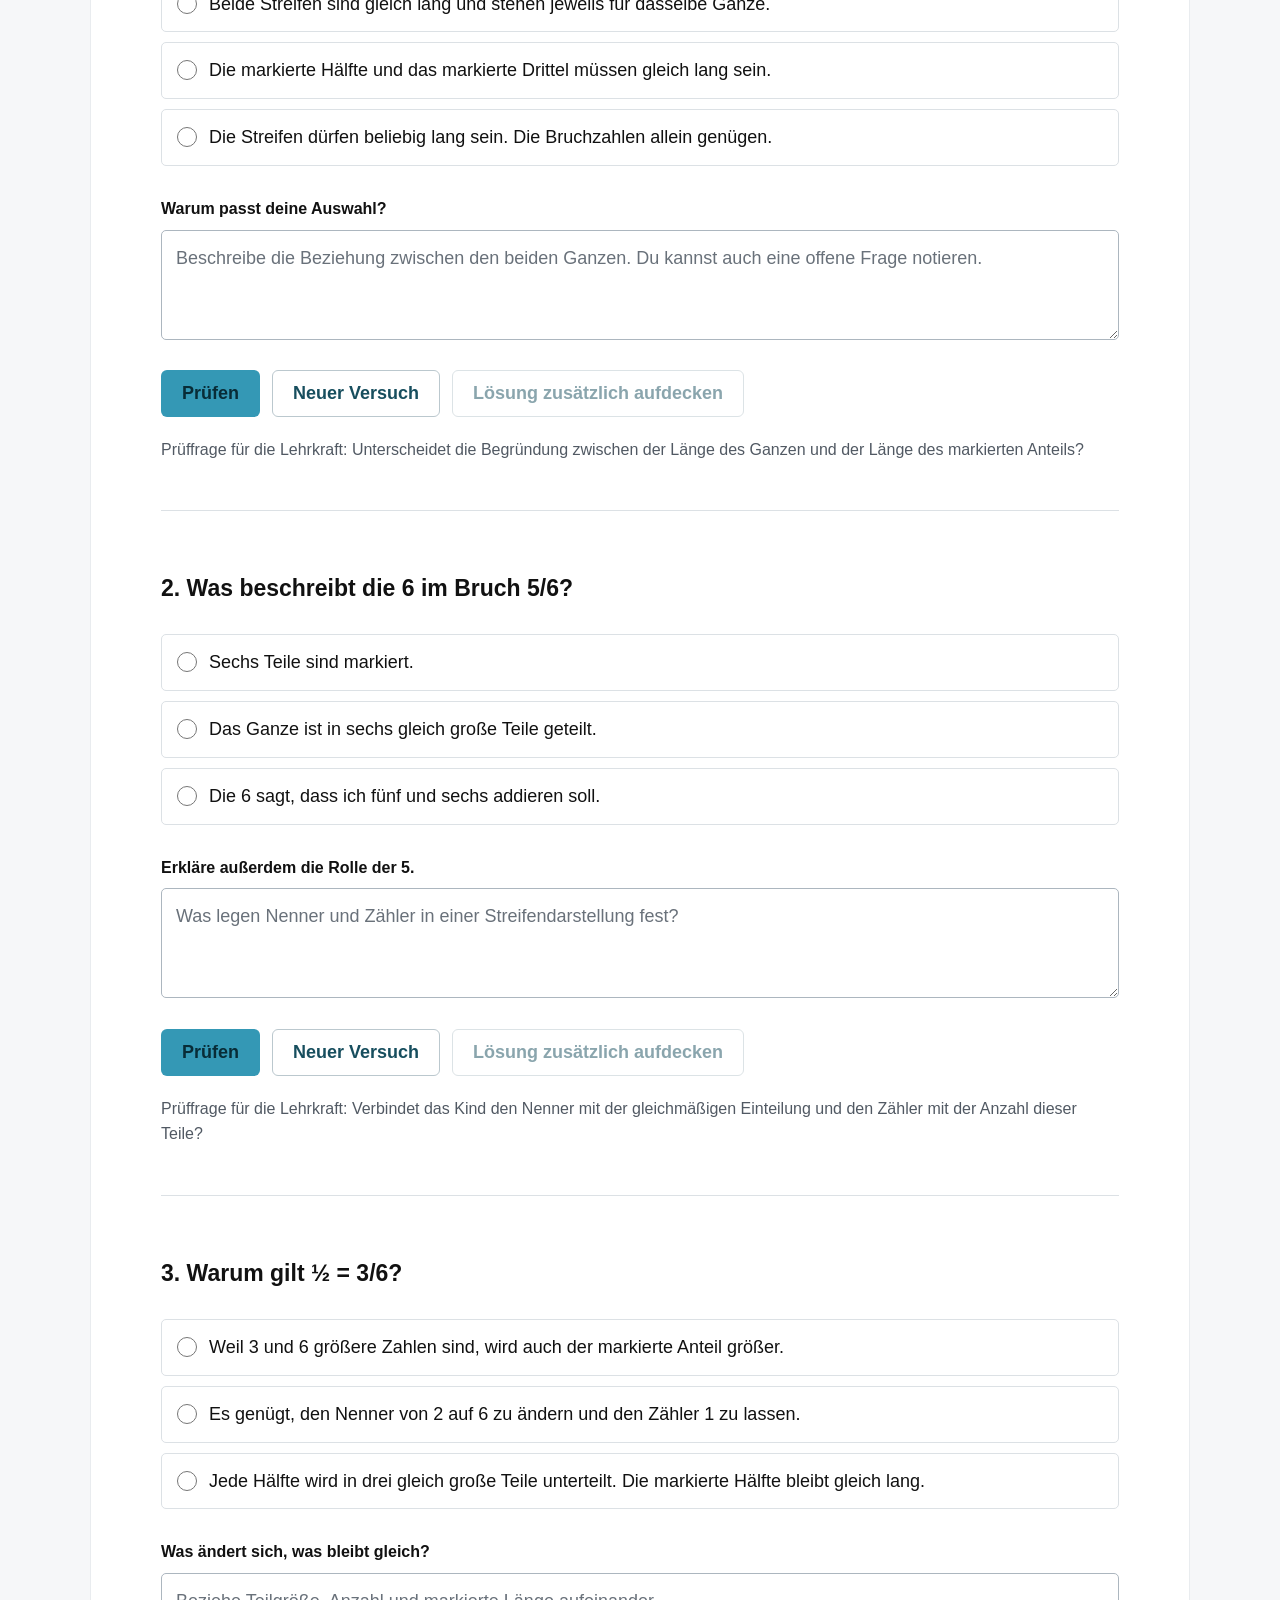
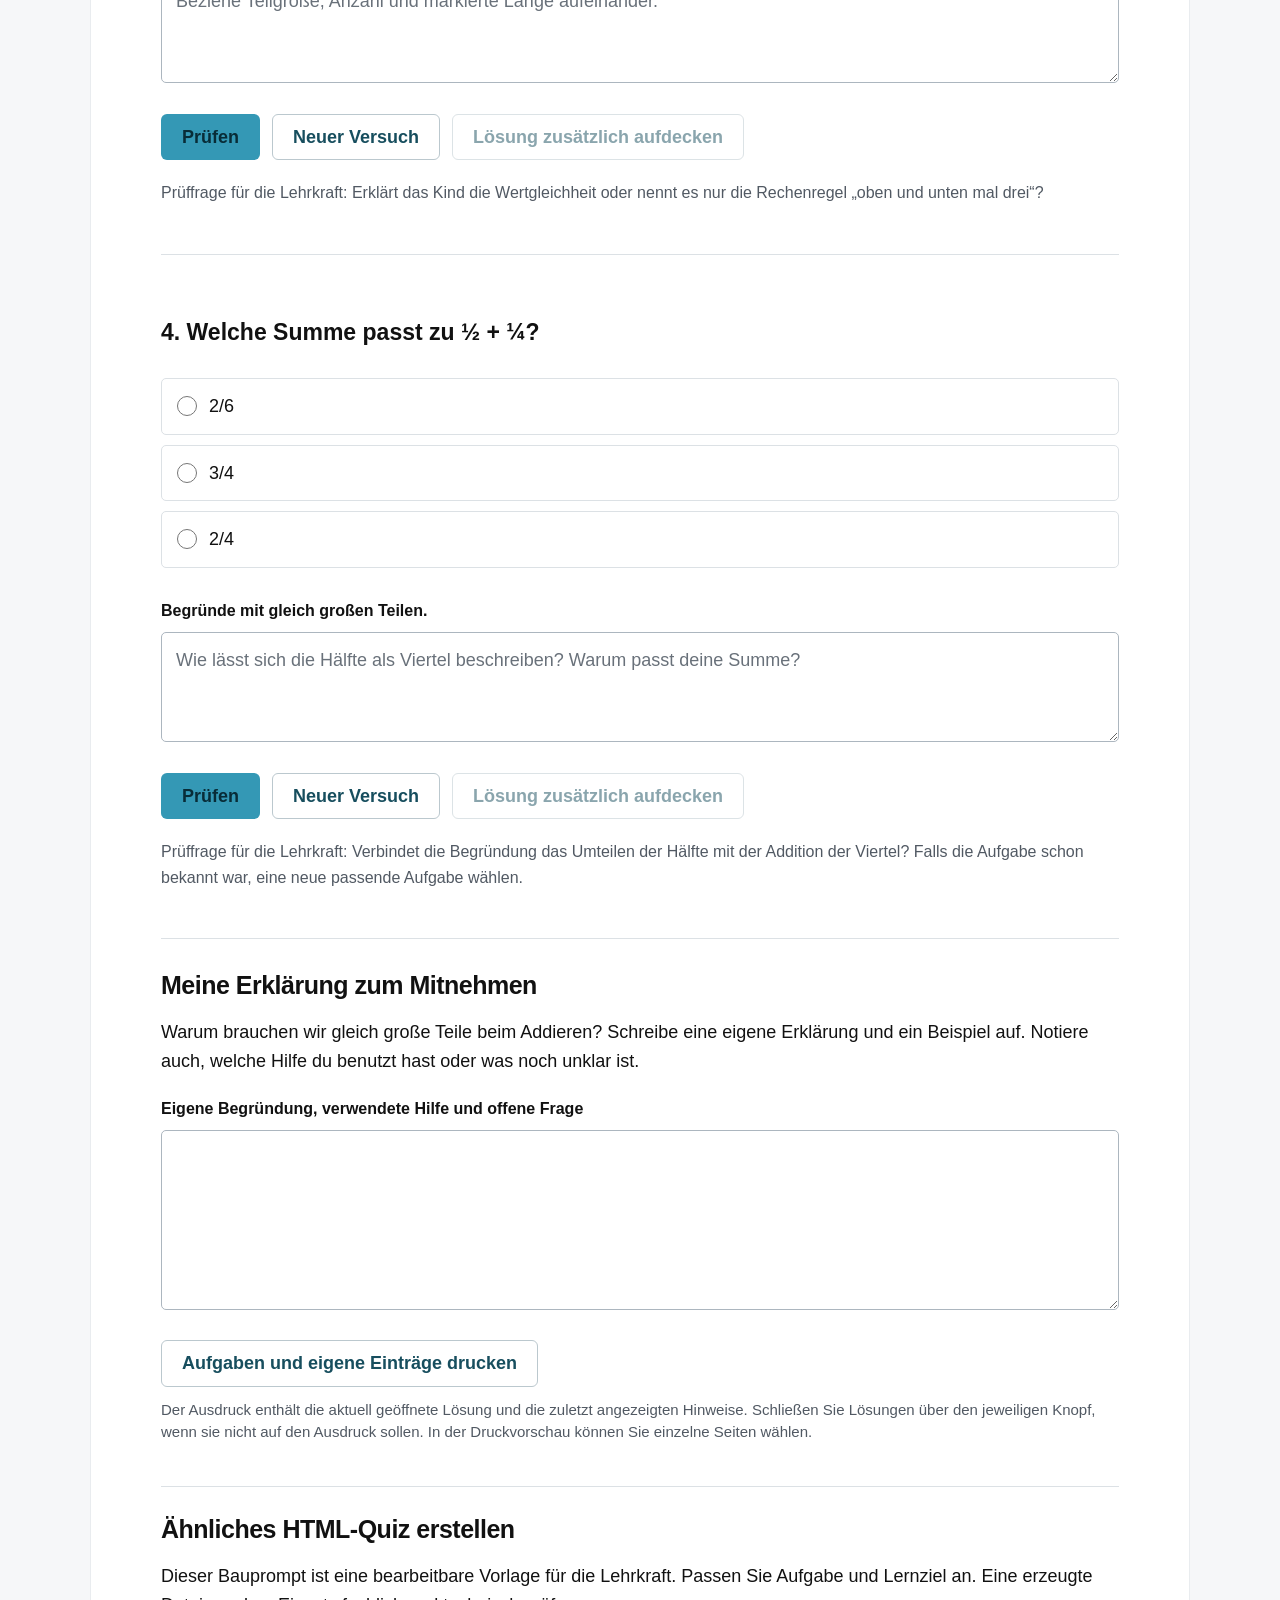
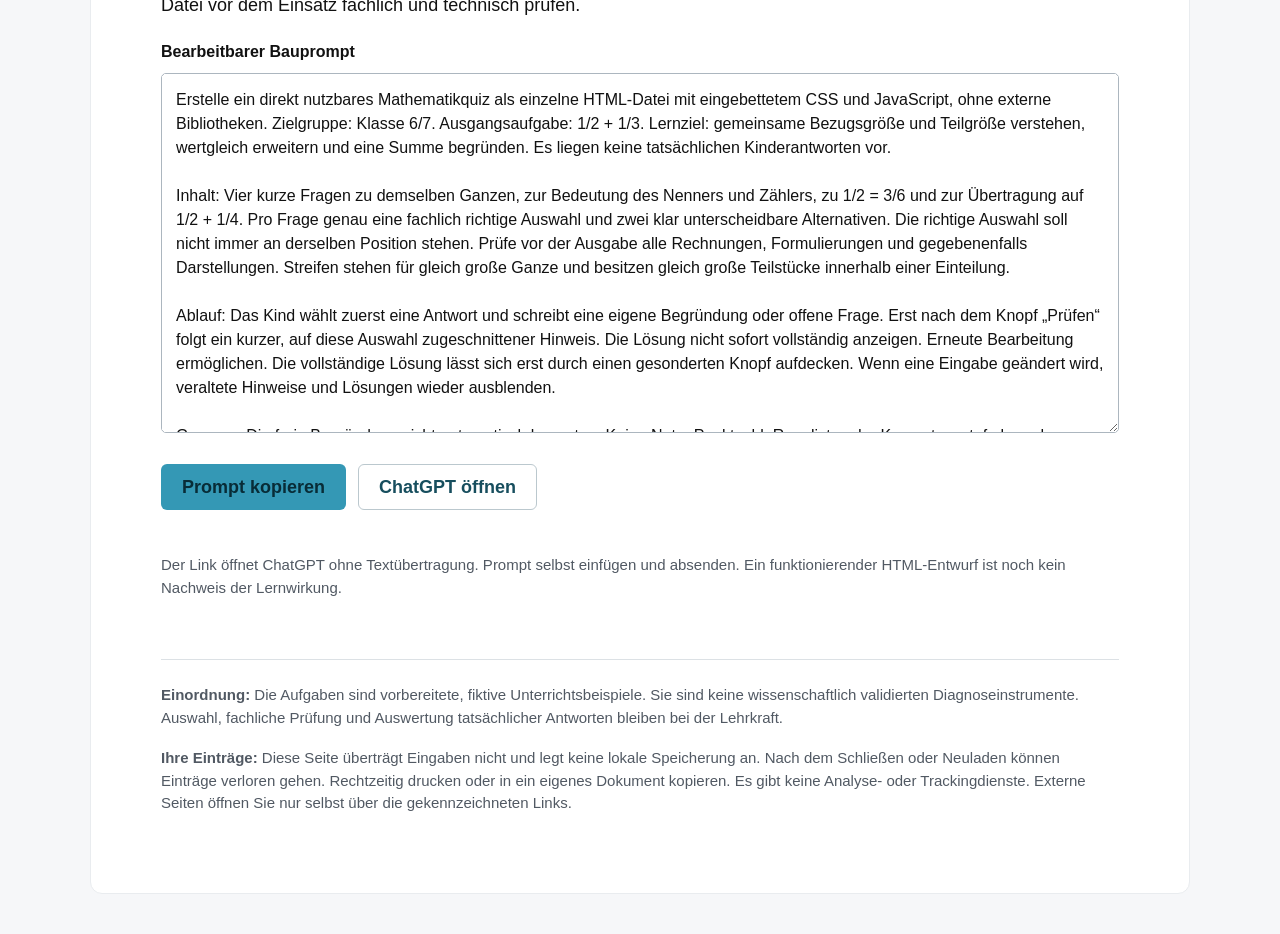
<file: mathe-varianten.html>
<!doctype html>
<html lang="de">
<head>
  <meta charset="utf-8">
  <meta name="viewport" content="width=device-width, initial-scale=1">
  <meta name="description" content="Aufgabenpool, Comic und Quiz zur Bruchaddition. Aufgaben erproben, Begründungen prüfen und eigene Varianten entwickeln.">
  <title>Brüche verstehen: Aufgabenvarianten</title>
  <style>
    :root { --bg:#f6f7f9; --ink:#111; --muted:#515963; --line:#dce1e5; --cyan:#3498b5; --tint:#eef7fa; }
    * { box-sizing:border-box; }
    html { scroll-behavior:smooth; scroll-padding-top:24px; }
    body { margin:0; background:var(--bg); color:var(--ink); font:18px/1.6 Arial,Helvetica,sans-serif; }
    a { color:#17667d; text-underline-offset:3px; }
    a:hover { color:#0b4354; }
    button,input,textarea { font:inherit; }
    button,a { touch-action:manipulation; }
    button { cursor:pointer; }
    button:disabled { cursor:not-allowed; opacity:.5; }
    :focus-visible { outline:3px solid #185f76; outline-offset:4px; }
    [hidden] { display:none !important; }
    .skip { position:absolute; left:12px; top:-100px; z-index:5; background:#fff; padding:12px; }
    .skip:focus { top:12px; }
    .page { width:min(1100px,calc(100% - 40px)); margin:40px auto; padding:60px 70px; background:#fff; border:1px solid #e9ecef; border-radius:12px; }
    .eyebrow { margin:0 0 18px; color:var(--muted); font-size:15px; font-weight:700; letter-spacing:.04em; }
    h1,h2,h3,h4 { color:#111; line-height:1.16; }
    h1 { margin:0; max-width:850px; font-size:clamp(34px,5.3vw,58px); letter-spacing:-.045em; }
    h2 { margin:10px 0 24px; font-size:clamp(30px,4vw,42px); letter-spacing:-.03em; }
    h3 { margin:0 0 18px; font-size:25px; letter-spacing:-.02em; }
    h4 { margin:0 0 12px; font-size:20px; }
    p { margin:0 0 18px; }
    .lead { max-width:780px; margin:24px 0 28px; font-size:21px; }
    .intro-line { border-left:4px solid var(--cyan); padding:4px 0 4px 20px; margin:28px 0; }
    .intro-line p { margin:0; }
    .math { white-space:nowrap; font-variant-numeric:lining-nums tabular-nums; }
    .big-math { font-size:36px; font-weight:700; letter-spacing:-.025em; }
    nav { display:flex; flex-wrap:wrap; gap:10px 28px; margin:34px 0 16px; padding:22px 0; border-top:1px solid var(--line); border-bottom:1px solid var(--line); }
    nav a { font-weight:700; text-decoration:none; }
    .actions { display:flex; flex-wrap:wrap; align-items:center; gap:12px; margin:22px 0 12px; }
    .button { display:inline-flex; align-items:center; justify-content:center; min-height:46px; padding:11px 20px; border:1px solid transparent; border-radius:6px; background:var(--cyan); color:#082c37; text-decoration:none; font-weight:700; line-height:1.25; }
    .button:hover { background:#44a6c2; color:#082c37; }
    .button.secondary { background:#fff; border-color:#bbc8ce; color:#174e5e; }
    .button.secondary:hover { background:var(--tint); }
    .small { color:var(--muted); font-size:15px; line-height:1.5; }
    .note { background:var(--tint); border-left:4px solid var(--cyan); padding:18px 22px; margin:24px 0; }
    .note p:last-child { margin-bottom:0; }
    section { padding-top:64px; margin-top:24px; border-top:1px solid var(--line); }
    section:first-of-type { margin-top:36px; }
    .section-index { color:#216f86; font-weight:700; font-size:16px; }
    .exercise { margin:34px 0; padding-bottom:30px; border-bottom:1px solid var(--line); }
    .task-number { display:block; margin-bottom:8px; color:var(--muted); font-size:14px; font-weight:700; }
    .task-body { max-width:850px; }
    .task-body ol,.task-body ul { padding-left:24px; }
    .task-body li { margin:8px 0; }
    .work-label { display:block; margin:20px 0 8px; font-weight:700; font-size:16px; }
    textarea { width:100%; min-height:110px; padding:14px; border:1px solid #acb6bf; border-radius:5px; color:#111; background:#fff; line-height:1.5; resize:vertical; }
    textarea::placeholder { color:#69717a; opacity:1; }
    .prompt { min-height:360px; font-size:16px; }
    details { margin:12px 0; border:1px solid var(--line); border-radius:5px; }
    summary { padding:13px 16px; font-size:16px; font-weight:700; cursor:pointer; }
    summary:hover { background:#f6f9fa; }
    .detail-body { padding:3px 20px 18px; font-size:17px; }
    .detail-body p:last-child { margin:0; }
    .cards { display:grid; grid-template-columns:repeat(3,minmax(0,1fr)); gap:12px; margin:22px 0; }
    .match-card { padding:18px; border:1px solid var(--line); font-size:24px; font-weight:700; text-align:center; }
    .match-card.wide { grid-column:span 2; font-size:19px; }
    .match-card span { display:block; margin-bottom:7px; color:var(--muted); font-size:14px; }
    .copy-status { min-height:24px; margin:8px 0; font-size:15px; color:#174e5e; }
    .prompt-area { margin-top:42px; padding-top:28px; border-top:1px solid var(--line); }
    figure { margin:32px 0 20px; }
    figure img { display:block; width:100%; height:auto; border:1px solid var(--line); border-radius:5px; }
    figcaption { margin-top:12px; }
    .quiz-item { margin:32px 0; padding:30px 0; border-bottom:1px solid var(--line); }
    fieldset { padding:0; margin:0; border:0; min-width:0; }
    legend { width:100%; padding:0; margin-bottom:20px; font-size:23px; line-height:1.35; font-weight:700; }
    .choice { display:flex; align-items:flex-start; gap:12px; padding:13px 15px; margin:10px 0; border:1px solid var(--line); border-radius:5px; cursor:pointer; }
    .choice:hover { background:#f8fbfc; }
    .choice:has(input:checked) { border-color:#277d96; background:var(--tint); }
    .choice input { flex:none; width:20px; height:20px; margin:4px 0 0; accent-color:#237d97; }
    .choice span { flex:1; }
    .feedback { padding:18px 20px; margin:18px 0; background:var(--tint); border-left:4px solid var(--cyan); }
    .solution { padding:18px 20px; margin-top:18px; border:1px solid #aebcc3; }
    .solution p:last-child { margin:0; }
    .teacher-question { font-size:16px; color:var(--muted); margin-top:20px; }
    .print-answer { display:none; white-space:pre-wrap; overflow-wrap:anywhere; }
    footer { margin-top:60px; padding-top:24px; border-top:1px solid var(--line); }
    noscript p { border:1px solid #b4a16f; padding:16px; background:#fff9e9; }
    @media (max-width:700px) {
      body { font-size:17px; }
      .page { width:calc(100% - 20px); margin:10px auto; padding:30px 22px; border-radius:8px; }
      .lead { font-size:19px; }
      section { padding-top:42px; }
      .cards { grid-template-columns:1fr; gap:8px; }
      .match-card { text-align:left; font-size:22px; }
      .match-card.wide { grid-column:auto; }
      .match-card span { display:inline; margin-right:18px; }
      .quiz-item { padding:20px 0; }
      .button { width:100%; }
      nav { gap:12px 24px; }
      .prompt { min-height:440px; }
    }
    @media (prefers-reduced-motion:reduce) { html { scroll-behavior:auto; } }
    @page { size:A4; margin:17mm; }
    @media print {
      body { background:#fff; font-size:11pt; line-height:1.45; }
      .page { width:100%; margin:0; padding:0; border:0; border-radius:0; }
      h1 { font-size:26pt; } h2 { font-size:21pt; } h3,legend { font-size:15pt; }
      .lead { font-size:12pt; } .small,.teacher-question { font-size:10pt; }
      nav,.skip,.actions,.copy-status,.no-print,.prompt-area { display:none !important; }
      section { padding-top:20px; margin-top:25px; }
      .exercise,.quiz-item,figure,.note,.solution,details { break-inside:avoid; }
      h2,h3,h4,legend,.work-label { break-after:avoid; }
      .exercise { margin:18px 0; padding-bottom:15px; }
      .quiz-item { margin:15px 0; padding:16px 0; }
      textarea { display:none; }
      .print-answer { display:block; min-height:24px; padding:8px 0; }
      .cards { grid-template-columns:repeat(3,1fr); }
      .choice { padding:6px 9px; margin:5px 0; }
      .choice input { width:14px; height:14px; }
      .detail-body { font-size:11pt; }
      summary { font-size:10pt; padding:8px 12px; }
      details:not([open]) { display:none; }
      figure img { max-height:180mm; object-fit:contain; border:0; }
      a { color:#111; text-decoration:none; }
      footer { margin-top:30px; }
    }
  </style>
</head>
<body>
  <a class="skip" href="#aufgabenpool">Zum Aufgabenpool</a>
  <main class="page">
    <header>
      <p class="eyebrow">Mathematische Basiskompetenzen · Klasse 6/7</p>
      <h1>Brüche verstehen:<br>Aufgabenvarianten</h1>
      <p class="lead">Derselbe mathematische Gedanke in unterschiedlichen Formen: Anteile darstellen, eine Begründung entwickeln und das Verständnis an einer neuen Aufgabe prüfen.</p>
      <div class="intro-line">
        <p class="big-math">½ + ⅓</p>
        <p>Unser Ziel: erklären, warum wir beim Addieren gleich große Teile <strong>desselben Ganzen</strong> brauchen.</p>
      </div>
      <nav aria-label="Aufgabenformate">
        <a href="#aufgabenpool">01 Aufgabenpool</a>
        <a href="#comic">02 Comic</a>
        <a href="#quiz">03 Quiz mit Hinweisen</a>
      </nav>
      <div class="actions"><button class="button secondary" type="button" id="print-page">Aufgaben und eigene Einträge drucken</button></div>
      <p class="small">Die Formate sind Alternativen, keine verpflichtende Reihenfolge. Erst selbst bearbeiten, dann Hinweise oder Lösungen nutzen. Beim Drucken erscheinen eigene Einträge und bereits geöffnete Lösungen.</p>
      <noscript><p>Die Aufgaben und aufklappbaren Lösungen funktionieren ohne JavaScript. Für Kopierknöpfe, Quiz-Hinweise und den Ausdruck eigener Einträge bitte JavaScript aktivieren. Prompts lassen sich auch direkt markieren und kopieren.</p></noscript>
    </header>

    <section id="aufgabenpool" aria-labelledby="pool-title">
      <span class="section-index">01 · Aufgabenpool</span>
      <h2 id="pool-title">Fünf Wege zum gleichen Ziel</h2>
      <p>Alle Bruchstreifen stehen für ein gleich großes Ganzes. Nutzen Sie Papier oder ein eigenes Dokument. Die Notizfelder sind optional.</p>

      <article class="exercise">
        <span class="task-number">AUFGABE 1</span>
        <h3>Zeichnen und erklären</h3>
        <div class="task-body">
          <p>Zeichne zwei gleich lange Streifen. Markiere im ersten <span class="math">½</span>, im zweiten <span class="math">⅓</span>. Finde eine gemeinsame Einteilung, bei der die kleinen Teile gleich groß sind. Verändere dabei die markierten Anteile nicht.</p>
          <p>Zeige die Summe auf einem dritten, gleich langen Streifen. Erkläre: Was ändert sich beim Unterteilen? Was bleibt gleich?</p>
        </div>
        <label class="work-label" for="pool-1">Meine Erklärung oder Verweis auf meine Zeichnung</label>
        <textarea id="pool-1" class="printable" autocomplete="off" placeholder="Zum Beispiel: Meine Zeichnung befindet sich auf …"></textarea><div class="print-answer" data-print-for="pool-1"></div>
        <details><summary>Lösung ansehen</summary><div class="detail-body"><p><span class="math">½ = 3/6</span> und <span class="math">⅓ = 2/6</span>. Zusammen sind es <span class="math">5/6</span>. Durch die feinere Einteilung entstehen mehr, kleinere Teilstücke. Die markierte Länge und die Länge des Ganzen bleiben gleich.</p></div></details>
        <details><summary>Hinweis für die Lehrkraft</summary><div class="detail-body"><p>Sechstel sind eine mögliche gemeinsame Einteilung, nicht die einzige. Auch Zwölftel sind fachlich richtig. Prüfen Sie die Verbindung zwischen Zeichnung, Rechnung und Erklärung. Eine gelungene Zeichnung allein belegt noch kein selbstständiges Verständnis der Addition.</p></div></details>
      </article>

      <article class="exercise">
        <span class="task-number">AUFGABE 2</span>
        <h3>Zuordnen und begründen</h3>
        <p>Welche Karten beschreiben denselben Wert? Begründe die Zuordnung mit gleich großen Teilen desselben Ganzen. Begründe auch, warum eine Karte nicht dazugehört.</p>
        <div class="cards" aria-label="Vier Zahlkarten und eine Streifenbeschreibung">
          <div class="match-card"><span>Karte A</span>½ + ⅓</div>
          <div class="match-card"><span>Karte B</span>3/6 + 2/6</div>
          <div class="match-card"><span>Karte C</span>5/6</div>
          <div class="match-card"><span>Karte D</span>2/5</div>
          <div class="match-card wide"><span>Karte E</span>Ein Ganzes in sechs gleich große Teile geteilt, davon fünf markiert.</div>
        </div>
        <label class="work-label" for="pool-2">Meine Zuordnung und Begründung</label>
        <textarea id="pool-2" class="printable" autocomplete="off"></textarea><div class="print-answer" data-print-for="pool-2"></div>
        <details><summary>Lösung ansehen</summary><div class="detail-body"><p>A, B, C und E haben den Wert <span class="math">5/6</span>. D zeigt <span class="math">2/5</span>. Dabei sind zwei von fünf gleich großen Teilen gemeint, nicht fünf Sechstel. Außerdem ist <span class="math">2/5</span> kleiner als <span class="math">½</span> und kann daher nicht die Summe aus <span class="math">½</span> und einem positiven Drittel sein.</p></div></details>
        <details><summary>Hinweis für die Lehrkraft</summary><div class="detail-body"><p>Die Begründung ist wichtiger als das bloße Zuordnen. Die Karten liefern bereits mögliche Ergebnisse. Eine richtige Auswahl beweist deshalb noch nicht, dass das Kind die Summe ohne Vorgaben selbst berechnen kann.</p></div></details>
      </article>

      <article class="exercise">
        <span class="task-number">AUFGABE 3</span>
        <h3>Einen erfundenen Fehler prüfen</h3>
        <p>In einer <strong>fiktiven</strong> Lösung steht: <span class="math">½ + ⅓ = 2/5</span>.</p>
        <p>Erkläre mit einem Streifen oder in Worten, warum das nicht passen kann. Die Aussage „Man darf die Nenner nicht addieren“ genügt allein noch nicht. Zeige, wie du die Rechnung korrigierst.</p>
        <label class="work-label" for="pool-3">Meine Begründung</label>
        <textarea id="pool-3" class="printable" autocomplete="off"></textarea><div class="print-answer" data-print-for="pool-3"></div>
        <details><summary>Lösung ansehen</summary><div class="detail-body"><p>Hälften und Drittel haben am gleichen Ganzen unterschiedliche Größen. Durch das Addieren von 2 und 3 entstehen keine passenden Fünftel. Erst mit einer gemeinsamen Teilgröße können wir die Anzahlen zusammenzählen: <span class="math">3/6 + 2/6 = 5/6</span>. Die Größenkontrolle <span class="math">2/5 &lt; ½</span> widerlegt das falsche Ergebnis zusätzlich.</p></div></details>
        <details><summary>Hinweis für die Lehrkraft</summary><div class="detail-body"><p>Dies ist ein vorgegebener Fehler zum Begründen. Daraus folgt keine Aussage darüber, welche Fehlvorstellung ein bestimmtes Kind hat. Bei einer echten Bearbeitung zunächst offen nach dem Denkweg fragen. Eine Größenkontrolle entdeckt den Fehler, liefert aber allein noch nicht den richtigen Rechenweg.</p></div></details>
      </article>

      <article class="exercise">
        <span class="task-number">AUFGABE 4</span>
        <h3>Eine Erklärung vervollständigen</h3>
        <p>Vervollständige die Sätze. Zeige deine Erklärung zusätzlich an einem Streifen.</p>
        <div class="note"><p>„Die beiden Streifen stehen für …“<br>„Eine Hälfte und ein Drittel sind unterschiedlich große …“<br>„Wenn ich beide Streifen in Sechstel unterteile, bleibt …“<br>„Jetzt kann ich drei und zwei … zusammenzählen.“</p></div>
        <label class="work-label" for="pool-4">Meine vollständige Erklärung</label>
        <textarea id="pool-4" class="printable" autocomplete="off"></textarea><div class="print-answer" data-print-for="pool-4"></div>
        <details><summary>Eine mögliche Lösung ansehen</summary><div class="detail-body"><p>„Die beiden Streifen stehen für dasselbe Ganze. Eine Hälfte und ein Drittel sind unterschiedlich große Teile. Wenn ich beide Streifen in Sechstel unterteile, bleibt die markierte Länge gleich. Jetzt kann ich drei und zwei gleich große Sechstel zusammenzählen. Das sind fünf Sechstel.“ Andere fachlich passende Formulierungen sind ebenso möglich.</p></div></details>
        <details><summary>Hinweis für die Lehrkraft</summary><div class="detail-body"><p>Die Satzstarter unterstützen die sprachliche Darstellung und geben schon Teile des Gedankengangs vor. Notieren Sie diese Hilfe getrennt. Anschließend an einer neuen Aufgabe ohne dieselben Satzstarter prüfen, ob das Kind die Beziehung selbst erklärt.</p></div></details>
      </article>

      <article class="exercise">
        <span class="task-number">AUFGABE 5</span>
        <h3>Auf eine neue Aufgabe übertragen</h3>
        <p class="big-math">½ + ¼ = ?</p>
        <p>Löse die Aufgabe zunächst ohne KI und ohne Musterlösung. Wähle eine eigene Zeichnung oder Erklärung. Warum darfst du deine Teile jetzt zusammenzählen? Prüfe anschließend, ob dein Ergebnis größer als <span class="math">½</span> und kleiner als 1 ist.</p>
        <label class="work-label" for="pool-5">Meine Rechnung und Erklärung</label>
        <textarea id="pool-5" class="printable" autocomplete="off"></textarea><div class="print-answer" data-print-for="pool-5"></div>
        <details><summary>Lösung ansehen</summary><div class="detail-body"><p><span class="math">½ = 2/4</span>, also <span class="math">2/4 + 1/4 = 3/4</span>. Die Viertel sind gleich große Teile desselben Ganzen. Drei Viertel sind größer als eine Hälfte und kleiner als ein Ganzes.</p></div></details>
        <details><summary>Hinweis für die Lehrkraft</summary><div class="detail-body"><p>Diese Aufgabe liefert nur dann einen Hinweis auf neue selbstständige Anwendung, wenn sie zuvor nicht bereits bearbeitet oder vorgeführt wurde. Comic und Quiz greifen sie ebenfalls auf. Für eine spätere erneute Prüfung eine andere passende Aufgabe verwenden. Eine einzelne richtige Bearbeitung belegt keine dauerhafte Beherrschung.</p></div></details>
      </article>

      <div class="prompt-area">
        <h3>Weitere zielgleiche Varianten entwerfen</h3>
        <p>Den vollständigen Prompt lesen und anpassen, kopieren und in einem freigegebenen KI-System selbst absenden. Anschließend Aufgaben, Darstellungen und Lösungen fachlich prüfen.</p>
        <label class="work-label" for="variants-prompt">Bearbeitbarer Prompt</label>
        <textarea id="variants-prompt" class="prompt" autocomplete="off" spellcheck="false">Kontext: Mathematik, Klasse 6/7. Fiktives Unterrichtsbeispiel: 1/2 + 1/3. Beide Brüche beziehen sich auf dasselbe beziehungsweise ein gleich großes Ganzes. Es liegen keine tatsächlichen Kinderantworten vor.

Ziel: Das Kind erklärt mit einer eigenen Darstellung und Rechnung, warum für die Addition eine gemeinsame Teilgröße nötig ist. Es begründet beim Erweitern, dass der Wert des Anteils gleich bleibt.

Auftrag: Entwickle drei unterschiedliche Aufgabenvarianten zu diesem Ziel. Verändere die didaktische Vorgehensweise, nicht nur die Zahlen: zum Beispiel darstellen, zuordnen, einen fiktiven Fehler begründen oder eine Erklärung entwickeln. Weitere eigene Formate sind möglich. Die Varianten sind Alternativen, keine verpflichtende Reihe. Wenn du das Ziel ändern möchtest, begründe dies und frage nach meiner Entscheidung.

Ausgabe je Variante: kurzer Auftrag für das Kind; nötiges Material und eine optional gestufte Hilfe; getrennte fachliche Lösung; beobachtbares Kriterium; Grenze der Aussage. Kennzeichne, welche Hilfe die Antwort bereits beeinflusst. Ergänze eine neue, zuvor nicht vorgeführte Aufgabe ohne Lösungshinweis für das Kind und einen getrennten Erwartungshorizont für die Lehrkraft.

Prüfung: Gleiche Bezugsgröße ausdrücklich erhalten. Bruchteile müssen gleich groß sein. Rechnungen, Bilder und Einheiten prüfen. Keine Kinderantworten erfinden, keine gesicherte Fehlvorstellung aus einer einzelnen Lösung ableiten, keine wissenschaftliche Validierung behaupten. Falls wichtige Angaben fehlen, frage gezielt nach. Die Lehrkraft prüft das Material vor dem Einsatz.</textarea>
        <div class="actions"><button class="button copy" type="button" data-copy="variants-prompt">Prompt kopieren</button><a class="button secondary" href="https://chatgpt.com/" target="_blank" rel="noopener noreferrer">ChatGPT öffnen</a></div>
        <p class="copy-status" id="variants-prompt-status" role="status" aria-live="polite"></p>
        <p class="small">Der Link öffnet nur ChatGPT. Er übergibt und sendet keinen Prompt. Fügen Sie den kopierten Text dort selbst ein. Die Nutzung setzt eine passende schulische Freigabe voraus.</p>
      </div>
    </section>

    <section id="comic" aria-labelledby="comic-title">
      <span class="section-index">02 · Comic</span>
      <h2 id="comic-title">Einen Gedankengang nachvollziehen</h2>
      <p>Betrachte den Dialog. Zeige an den Streifen, welche Aussage sich auf die Größe der Teile und welche sich auf ihre Anzahl bezieht.</p>
      <figure>
        <img src="comic-bruchstreifen.png" alt="Comic zur Addition einer Hälfte und eines Drittels mit gleich langen Bruchstreifen. Die gemeinsame Einteilung in Sechstel erhält die markierten Anteile." loading="lazy" decoding="async">
        <figcaption class="small"><a href="comic-bruchstreifen.png" download>Originalbild herunterladen</a> · Auch für einen Ausdruck geeignet.</figcaption>
      </figure>
      <h3>Danach selbst erklären</h3>
      <p>Lege den Comic beiseite. Bearbeite <span class="math">½ + ¼</span> zunächst ohne Musterlösung. Erkläre an einer eigenen Skizze, warum dein Ergebnis passt. Falls du die Aufgabe schon kennst, wähle mit der Lehrkraft eine andere passende Aufgabe.</p>
      <label class="work-label" for="comic-answer">Meine eigene Begründung</label>
      <textarea id="comic-answer" class="printable" autocomplete="off"></textarea><div class="print-answer" data-print-for="comic-answer"></div>
      <details><summary>Lösung erst nach dem eigenen Versuch ansehen</summary><div class="detail-body"><p><span class="math">½ + ¼ = 2/4 + 1/4 = 3/4</span>. Eine Hälfte entspricht zwei Vierteln desselben Ganzen. Mit einem weiteren Viertel sind es drei gleich große Viertel.</p></div></details>
      <details><summary>Hinweis für die Lehrkraft</summary><div class="detail-body"><p>Ein vorgelesener Comic kann eine Erklärung anbieten, ersetzt aber keine eigene Begründung. Fragen Sie nach dem tatsächlich gezeigten Denkweg. Eine einzelne falsche oder knappe Antwort erlaubt noch keine gesicherte Zuordnung zu einer Fehlvorstellung. Der Comic ist eine vorbereitete Lernhilfe, kein diagnostischer Test.</p></div></details>
      <div class="prompt-area">
        <h3>Eine ähnliche Comicidee entwickeln</h3>
        <label class="work-label" for="comic-prompt">Optionaler bearbeitbarer Prompt</label>
        <textarea id="comic-prompt" class="prompt" autocomplete="off" spellcheck="false">Entwirf einen kurzen Dialog für einen Mathematikcomic in Klasse 6/7. Thema: Warum braucht 1/2 + 1/3 eine gemeinsame Teilgröße? Ziel: den Zusammenhang zwischen Ganzem, Teilgröße, Anzahl und Rechnung begründen.

Verwende zwei fiktive Figuren. Kennzeichne einen möglichen Fehler ausdrücklich als erfundene Aussage, nicht als Diagnose eines echten Kindes. Eine Figur fragt nach der Bedeutung der Brüche. Danach erklären beide an gleich langen Streifen die wertgleichen Darstellungen 1/2 = 3/6 und 1/3 = 2/6. Die markierten Längen müssen beim Unterteilen erhalten bleiben. Die Summe ist 5/6.

Gib ein knappes Drehbuch mit höchstens sechs Bildern aus: je Bild kurze Sprechtexte und eine genaue mathematische Beschreibung der Streifen. Halte Text und Darstellung konsistent. Keine unnötigen Schmuckelemente oder langen Monologe.

Ergänze danach einen getrennten Auftrag: 1/2 + 1/4 zunächst ohne Comic und ohne Musterlösung selbst darstellen und begründen. Gib die Lösung getrennt für die Lehrkraft an. Falls diese Aufgabe schon bekannt ist, schlage eine andere passende Transferaufgabe vor. Benenne Grenzen: Ein Comic bietet eine Hilfe; eine richtige Antwort allein belegt kein tragfähiges Verständnis. Prüfe alle Rechnungen und Darstellungen. Die Lehrkraft kontrolliert das Material vor dem Einsatz.</textarea>
        <div class="actions"><button class="button copy" type="button" data-copy="comic-prompt">Prompt kopieren</button><a class="button secondary" href="https://chatgpt.com/" target="_blank" rel="noopener noreferrer">ChatGPT öffnen</a></div>
        <p class="copy-status" id="comic-prompt-status" role="status" aria-live="polite"></p>
        <p class="small">Keine automatische KI-Anbindung. Text erst selbst einfügen und absenden. Ein erzeugtes Bild muss ebenso geprüft werden wie das Drehbuch.</p>
      </div>
    </section>

    <section id="quiz" aria-labelledby="quiz-title">
      <span class="section-index">03 · Quiz mit Hinweisen</span>
      <h2 id="quiz-title">Antworten und Begründungen prüfen</h2>
      <p>Wähle zunächst eine Antwort und notiere deine Begründung. „Prüfen“ gibt einen Hinweis zu deiner Auswahl. Du kannst erneut versuchen oder die Lösung ausdrücklich aufdecken.</p>
      <p class="small">Die freien Begründungen werden nicht automatisch bewertet. Es gibt keine Note, Rangliste oder Einstufung deiner Kompetenz.</p>

      <article class="quiz-item" data-quiz="whole">
        <fieldset><legend>1. Welche Bedingung brauchen die Streifen für <span class="math">½ + ⅓</span>?</legend>
          <label class="choice"><input type="radio" name="whole" value="same"><span>Beide Streifen sind gleich lang und stehen jeweils für dasselbe Ganze.</span></label>
          <label class="choice"><input type="radio" name="whole" value="marked"><span>Die markierte Hälfte und das markierte Drittel müssen gleich lang sein.</span></label>
          <label class="choice"><input type="radio" name="whole" value="any"><span>Die Streifen dürfen beliebig lang sein. Die Bruchzahlen allein genügen.</span></label>
        </fieldset>
        <label class="work-label" for="reason-whole">Warum passt deine Auswahl?</label><textarea id="reason-whole" class="printable reason" autocomplete="off" placeholder="Beschreibe die Beziehung zwischen den beiden Ganzen. Du kannst auch eine offene Frage notieren."></textarea><div class="print-answer" data-print-for="reason-whole"></div>
        <div class="actions"><button class="button check" type="button">Prüfen</button><button class="button secondary retry" type="button">Neuer Versuch</button><button class="button secondary reveal" type="button" disabled>Lösung zusätzlich aufdecken</button></div>
        <div class="feedback" role="status" aria-live="polite" hidden></div><div class="solution" hidden><h4>Lösung</h4><p>Die erste Aussage passt. Beide Streifen repräsentieren dasselbe Ganze und haben dieselbe Länge. Daran sind eine Hälfte und ein Drittel unterschiedlich lange Anteile. Nur so vergleichen wir die Teilgrößen bezogen auf dieselbe Einheit.</p></div>
        <p class="teacher-question">Prüffrage für die Lehrkraft: Unterscheidet die Begründung zwischen der Länge des Ganzen und der Länge des markierten Anteils?</p>
      </article>

      <article class="quiz-item" data-quiz="denominator">
        <fieldset><legend>2. Was beschreibt die 6 im Bruch <span class="math">5/6</span>?</legend>
          <label class="choice"><input type="radio" name="denominator" value="marked"><span>Sechs Teile sind markiert.</span></label>
          <label class="choice"><input type="radio" name="denominator" value="unit"><span>Das Ganze ist in sechs gleich große Teile geteilt.</span></label>
          <label class="choice"><input type="radio" name="denominator" value="add"><span>Die 6 sagt, dass ich fünf und sechs addieren soll.</span></label>
        </fieldset>
        <label class="work-label" for="reason-denominator">Erkläre außerdem die Rolle der 5.</label><textarea id="reason-denominator" class="printable reason" autocomplete="off" placeholder="Was legen Nenner und Zähler in einer Streifendarstellung fest?"></textarea><div class="print-answer" data-print-for="reason-denominator"></div>
        <div class="actions"><button class="button check" type="button">Prüfen</button><button class="button secondary retry" type="button">Neuer Versuch</button><button class="button secondary reveal" type="button" disabled>Lösung zusätzlich aufdecken</button></div>
        <div class="feedback" role="status" aria-live="polite" hidden></div><div class="solution" hidden><h4>Lösung</h4><p>Die Aussage zur Einteilung passt. Der Nenner 6 legt die Einteilung in sechs gleich große Teile fest. Der Zähler 5 zählt fünf dieser Sechstel. Am gleich großen Ganzen bezeichnet ein Sechstel eine gemeinsame Teilgröße.</p></div>
        <p class="teacher-question">Prüffrage für die Lehrkraft: Verbindet das Kind den Nenner mit der gleichmäßigen Einteilung und den Zähler mit der Anzahl dieser Teile?</p>
      </article>

      <article class="quiz-item" data-quiz="equivalent">
        <fieldset><legend>3. Warum gilt <span class="math">½ = 3/6</span>?</legend>
          <label class="choice"><input type="radio" name="equivalent" value="larger"><span>Weil 3 und 6 größere Zahlen sind, wird auch der markierte Anteil größer.</span></label>
          <label class="choice"><input type="radio" name="equivalent" value="denonly"><span>Es genügt, den Nenner von 2 auf 6 zu ändern und den Zähler 1 zu lassen.</span></label>
          <label class="choice"><input type="radio" name="equivalent" value="preserve"><span>Jede Hälfte wird in drei gleich große Teile unterteilt. Die markierte Hälfte bleibt gleich lang.</span></label>
        </fieldset>
        <label class="work-label" for="reason-equivalent">Was ändert sich, was bleibt gleich?</label><textarea id="reason-equivalent" class="printable reason" autocomplete="off" placeholder="Beziehe Teilgröße, Anzahl und markierte Länge aufeinander."></textarea><div class="print-answer" data-print-for="reason-equivalent"></div>
        <div class="actions"><button class="button check" type="button">Prüfen</button><button class="button secondary retry" type="button">Neuer Versuch</button><button class="button secondary reveal" type="button" disabled>Lösung zusätzlich aufdecken</button></div>
        <div class="feedback" role="status" aria-live="polite" hidden></div><div class="solution" hidden><h4>Lösung</h4><p>Die Aussage zum Unterteilen passt. Aus einer markierten Hälfte werden drei markierte Sechstel. Die Teilstücke sind kleiner und zahlreicher. Das Ganze und die markierte Länge bleiben unverändert. Nur den Nenner zu ändern würde den Wert verändern: <span class="math">1/6 ≠ 1/2</span>.</p></div>
        <p class="teacher-question">Prüffrage für die Lehrkraft: Erklärt das Kind die Wertgleichheit oder nennt es nur die Rechenregel „oben und unten mal drei“?</p>
      </article>

      <article class="quiz-item" data-quiz="transfer">
        <fieldset><legend>4. Welche Summe passt zu <span class="math">½ + ¼</span>?</legend>
          <label class="choice"><input type="radio" name="transfer" value="twosixths"><span><span class="math">2/6</span></span></label>
          <label class="choice"><input type="radio" name="transfer" value="threequarters"><span><span class="math">3/4</span></span></label>
          <label class="choice"><input type="radio" name="transfer" value="twoquarters"><span><span class="math">2/4</span></span></label>
        </fieldset>
        <label class="work-label" for="reason-transfer">Begründe mit gleich großen Teilen.</label><textarea id="reason-transfer" class="printable reason" autocomplete="off" placeholder="Wie lässt sich die Hälfte als Viertel beschreiben? Warum passt deine Summe?"></textarea><div class="print-answer" data-print-for="reason-transfer"></div>
        <div class="actions"><button class="button check" type="button">Prüfen</button><button class="button secondary retry" type="button">Neuer Versuch</button><button class="button secondary reveal" type="button" disabled>Lösung zusätzlich aufdecken</button></div>
        <div class="feedback" role="status" aria-live="polite" hidden></div><div class="solution" hidden><h4>Lösung</h4><p><span class="math">½ + ¼ = 2/4 + 1/4 = 3/4</span>. Die Hälfte sind zwei Viertel desselben Ganzen. Mit einem weiteren Viertel sind es drei Viertel. Das Ergebnis muss größer als eine Hälfte sein.</p></div>
        <p class="teacher-question">Prüffrage für die Lehrkraft: Verbindet die Begründung das Umteilen der Hälfte mit der Addition der Viertel? Falls die Aufgabe schon bekannt war, eine neue passende Aufgabe wählen.</p>
      </article>

      <h3>Meine Erklärung zum Mitnehmen</h3>
      <p>Warum brauchen wir gleich große Teile beim Addieren? Schreibe eine eigene Erklärung und ein Beispiel auf. Notiere auch, welche Hilfe du benutzt hast oder was noch unklar ist.</p>
      <label class="work-label" for="final-explanation">Eigene Begründung, verwendete Hilfe und offene Frage</label>
      <textarea id="final-explanation" class="printable" style="min-height:180px" autocomplete="off"></textarea><div class="print-answer" data-print-for="final-explanation"></div>
      <div class="actions"><button class="button secondary" type="button" id="print-end">Aufgaben und eigene Einträge drucken</button></div>
      <p class="small">Der Ausdruck enthält die aktuell geöffnete Lösung und die zuletzt angezeigten Hinweise. Schließen Sie Lösungen über den jeweiligen Knopf, wenn sie nicht auf den Ausdruck sollen. In der Druckvorschau können Sie einzelne Seiten wählen.</p>
      <div class="prompt-area">
        <h3>Ähnliches HTML-Quiz erstellen</h3>
        <p>Dieser Bauprompt ist eine bearbeitbare Vorlage für die Lehrkraft. Passen Sie Aufgabe und Lernziel an. Eine erzeugte Datei vor dem Einsatz fachlich und technisch prüfen.</p>
        <label class="work-label" for="quiz-prompt">Bearbeitbarer Bauprompt</label>
        <textarea id="quiz-prompt" class="prompt" autocomplete="off" spellcheck="false">Erstelle ein direkt nutzbares Mathematikquiz als einzelne HTML-Datei mit eingebettetem CSS und JavaScript, ohne externe Bibliotheken. Zielgruppe: Klasse 6/7. Ausgangsaufgabe: 1/2 + 1/3. Lernziel: gemeinsame Bezugsgröße und Teilgröße verstehen, wertgleich erweitern und eine Summe begründen. Es liegen keine tatsächlichen Kinderantworten vor.

Inhalt: Vier kurze Fragen zu demselben Ganzen, zur Bedeutung des Nenners und Zählers, zu 1/2 = 3/6 und zur Übertragung auf 1/2 + 1/4. Pro Frage genau eine fachlich richtige Auswahl und zwei klar unterscheidbare Alternativen. Die richtige Auswahl soll nicht immer an derselben Position stehen. Prüfe vor der Ausgabe alle Rechnungen, Formulierungen und gegebenenfalls Darstellungen. Streifen stehen für gleich große Ganze und besitzen gleich große Teilstücke innerhalb einer Einteilung.

Ablauf: Das Kind wählt zuerst eine Antwort und schreibt eine eigene Begründung oder offene Frage. Erst nach dem Knopf „Prüfen“ folgt ein kurzer, auf diese Auswahl zugeschnittener Hinweis. Die Lösung nicht sofort vollständig anzeigen. Erneute Bearbeitung ermöglichen. Die vollständige Lösung lässt sich erst durch einen gesonderten Knopf aufdecken. Wenn eine Eingabe geändert wird, veraltete Hinweise und Lösungen wieder ausblenden.

Grenzen: Die freie Begründung nicht automatisch bewerten. Keine Note, Punktzahl, Rangliste oder Kompetenzstufe berechnen. Aus einer falschen Auswahl keine gesicherte Fehlvorstellung ableiten. Pro Frage eine qualitative Prüffrage für die Lehrkraft ergänzen. Verwendete Hilfe und anschließende Eigenleistung getrennt betrachten. Wenn die Transferaufgabe schon gezeigt wurde, eine andere passende neue Aufgabe vereinbaren.

Gestaltung und Technik: Weißer Inhaltsbereich auf hellgrauem Hintergrund, große schwarze Schrift, dezente cyanfarbene Knöpfe, viel Weißraum. Responsive und mit Tastatur nutzbar. Sichtbare Beschriftungen, Fokusmarkierungen und zugängliche Statusmeldungen. Abschlussfeld für eigene Erklärung, verwendete Hilfe und offene Frage. Druckansicht mit vollständig sichtbaren Einträgen und nur ausdrücklich geöffneten Lösungen. Keine automatische Netzwerkübertragung, KI-Anbindung, Speicherung, Analyse oder Telemetrie. Hinweise verständlich in Deutsch. Alle Beispiele als vorbereitete fiktive Unterrichtsentwürfe kennzeichnen, nicht als wissenschaftlich validierten Test.

Ausgabe: Vollständigen HTML-Code liefern und knapp erklären, wie die Datei lokal geöffnet wird. Behaupte nicht, die Datei sei bereits im Browser getestet, falls du keinen Browsertest ausgeführt hast. Nenne fachliche und technische Prüfschritte für die Lehrkraft.</textarea>
        <div class="actions"><button class="button copy" type="button" data-copy="quiz-prompt">Prompt kopieren</button><a class="button secondary" href="https://chatgpt.com/" target="_blank" rel="noopener noreferrer">ChatGPT öffnen</a></div>
        <p class="copy-status" id="quiz-prompt-status" role="status" aria-live="polite"></p>
        <p class="small">Der Link öffnet ChatGPT ohne Textübertragung. Prompt selbst einfügen und absenden. Ein funktionierender HTML-Entwurf ist noch kein Nachweis der Lernwirkung.</p>
      </div>
    </section>

    <footer>
      <p class="small"><strong>Einordnung:</strong> Die Aufgaben sind vorbereitete, fiktive Unterrichtsbeispiele. Sie sind keine wissenschaftlich validierten Diagnoseinstrumente. Auswahl, fachliche Prüfung und Auswertung tatsächlicher Antworten bleiben bei der Lehrkraft.</p>
      <p class="small"><strong>Ihre Einträge:</strong> Diese Seite überträgt Eingaben nicht und legt keine lokale Speicherung an. Nach dem Schließen oder Neuladen können Einträge verloren gehen. Rechtzeitig drucken oder in ein eigenes Dokument kopieren. Es gibt keine Analyse- oder Trackingdienste. Externe Seiten öffnen Sie nur selbst über die gekennzeichneten Links.</p>
    </footer>
  </main>
  <script>
    'use strict';
    (() => {
      const feedbackByQuestion = {
        whole: {
          same:'Diese Auswahl passt zur gemeinsamen Bezugsgröße. Prüfe deine Erklärung: Müssen auch die markierte Hälfte und das markierte Drittel gleich lang sein? Zeige den Unterschied zwischen Ganzem und Anteil.',
          marked:'Vergleiche eine Hälfte und ein Drittel an zwei gleich langen ganzen Streifen. Welcher markierte Anteil ist länger? Überlege, welche Länge gleich bleiben muss: die des Ganzen oder die des Anteils.',
          any:'Denke an eine halbe kleine und eine halbe große Pizza. Die Bruchzahl ist gleich, die Menge nicht. Welche gemeinsame Bezugsgröße brauchst du für unsere Streifen?'
        },
        denominator: {
          unit:'Diese Auswahl passt. Verbinde nun deine Erklärung mit der 5: Was wird gezählt, und warum sind die gezählten Teile vergleichbar?',
          marked:'Zeichne einen Streifen mit sechs gleich großen Feldern und markiere fünf davon. Welche Zahl beschreibt die Einteilung, welche zählt die markierten Felder?',
          add:'Ein Bruch ist hier keine Aufforderung, die beiden Zahlen zu addieren. Zeichne ein Ganzes mit sechs gleichen Feldern und markiere fünf. Welche Aufgabe hat jede Zahl?'
        },
        equivalent: {
          preserve:'Diese Auswahl erhält die markierte Länge. Prüfe, ob deine Begründung auch die Anzahl und Größe der Teile erklärt. Was passiert mit der unmarkierten Hälfte?',
          larger:'Zeichne zuerst eine Hälfte und unterteile dann beide Hälften, ohne etwas zusätzlich zu markieren. Ist die markierte Länge wirklich gewachsen? Unterscheide die Zahl der Teile von der Größe des Anteils.',
          denonly:'Vergleiche einen markierten Teil von zwei mit einem markierten Teil von sechs am selben Ganzen. Sind sie gleich lang? Wie viele Sechstel brauchst du für die ursprüngliche Hälfte?'
        },
        transfer: {
          threequarters:'Diese Summe passt. Prüfe deine Begründung: Wie viele Viertel stecken in der Hälfte, und warum darfst du diese mit dem weiteren Viertel zusammenzählen?',
          twosixths:'Du fügst zu einer Hälfte einen positiven Anteil hinzu. Ist 2/6 größer oder kleiner als eine Hälfte? Stelle beide Summanden am gleichen Ganzen dar und suche eine gemeinsame Teilgröße.',
          twoquarters:'2/4 beschreibt bereits eine Hälfte. In der Aufgabe kommt noch ein Viertel hinzu. Zeige an einem in Viertel geteilten Streifen, wo dieser zusätzliche Anteil bleibt.'
        }
      };

      const updatePrint = field => {
        const output = document.querySelector('[data-print-for="' + field.id + '"]');
        if (output) output.textContent = field.value.trim() || 'Noch kein Eintrag.';
      };
      document.querySelectorAll('textarea.printable').forEach(field => {
        updatePrint(field);
        field.addEventListener('input', () => updatePrint(field));
      });
      const printPage = () => {
        document.querySelectorAll('textarea.printable').forEach(updatePrint);
        window.print();
      };
      document.getElementById('print-page').addEventListener('click', printPage);
      document.getElementById('print-end').addEventListener('click', printPage);
      window.addEventListener('beforeprint', () => document.querySelectorAll('textarea.printable').forEach(updatePrint));

      document.querySelectorAll('.copy').forEach(button => {
        button.addEventListener('click', async () => {
          const field = document.getElementById(button.dataset.copy);
          const status = document.getElementById(field.id + '-status');
          let copied = false;
          if (!field.value.trim()) {
            status.textContent = 'Der Prompt ist leer. Bitte zuerst Text eintragen.';
            field.focus();
            return;
          }
          if (navigator.clipboard && window.isSecureContext) {
            try { await navigator.clipboard.writeText(field.value); copied = true; } catch (_) { /* Local fallback below. */ }
          }
          if (!copied) {
            field.focus();
            field.select();
            field.setSelectionRange(0, field.value.length);
            try { copied = document.execCommand('copy'); } catch (_) { copied = false; }
          }
          status.textContent = copied
            ? 'Prompt kopiert. Im freigegebenen KI-System selbst einfügen und absenden.'
            : 'Der Prompt ist markiert. Bitte mit Strg+C bzw. ⌘C oder dem Kopieren-Menü kopieren.';
        });
      });

      document.querySelectorAll('.quiz-item').forEach(item => {
        const id = item.dataset.quiz;
        const reason = item.querySelector('.reason');
        const feedback = item.querySelector('.feedback');
        const solution = item.querySelector('.solution');
        const reveal = item.querySelector('.reveal');
        const clearFeedback = () => {
          feedback.hidden = true;
          feedback.textContent = '';
          solution.hidden = true;
          reveal.disabled = true;
          reveal.textContent = 'Lösung zusätzlich aufdecken';
          reveal.setAttribute('aria-expanded', 'false');
        };
        solution.id = 'solution-' + id;
        reveal.setAttribute('aria-controls', solution.id);
        reveal.setAttribute('aria-expanded', 'false');
        item.querySelectorAll('input[type="radio"]').forEach(radio => radio.addEventListener('change', clearFeedback));
        reason.addEventListener('input', clearFeedback);
        item.querySelector('.check').addEventListener('click', () => {
          const selected = item.querySelector('input[type="radio"]:checked');
          feedback.hidden = false;
          if (!selected) {
            feedback.textContent = 'Wähle zuerst eine Antwort. Du kannst deine Unsicherheit in der Begründung festhalten.';
            item.querySelector('input[type="radio"]').focus();
            return;
          }
          if (!reason.value.trim()) {
            feedback.textContent = 'Notiere zuerst deine Begründung oder eine konkrete offene Frage. Dein Text wird nicht automatisch bewertet.';
            reason.focus();
            return;
          }
          feedback.textContent = feedbackByQuestion[id][selected.value] + ' Deine freie Begründung wird nicht automatisch beurteilt.';
          reveal.disabled = false;
        });
        reveal.addEventListener('click', () => {
          solution.hidden = !solution.hidden;
          reveal.textContent = solution.hidden ? 'Lösung zusätzlich aufdecken' : 'Lösung wieder schließen';
          reveal.setAttribute('aria-expanded', String(!solution.hidden));
        });
        item.querySelector('.retry').addEventListener('click', () => {
          item.querySelectorAll('input[type="radio"]').forEach(radio => { radio.checked = false; });
          reason.value = '';
          updatePrint(reason);
          clearFeedback();
          item.querySelector('input[type="radio"]').focus();
        });
      });
    })();
  </script>
</body>
</html>
</file>
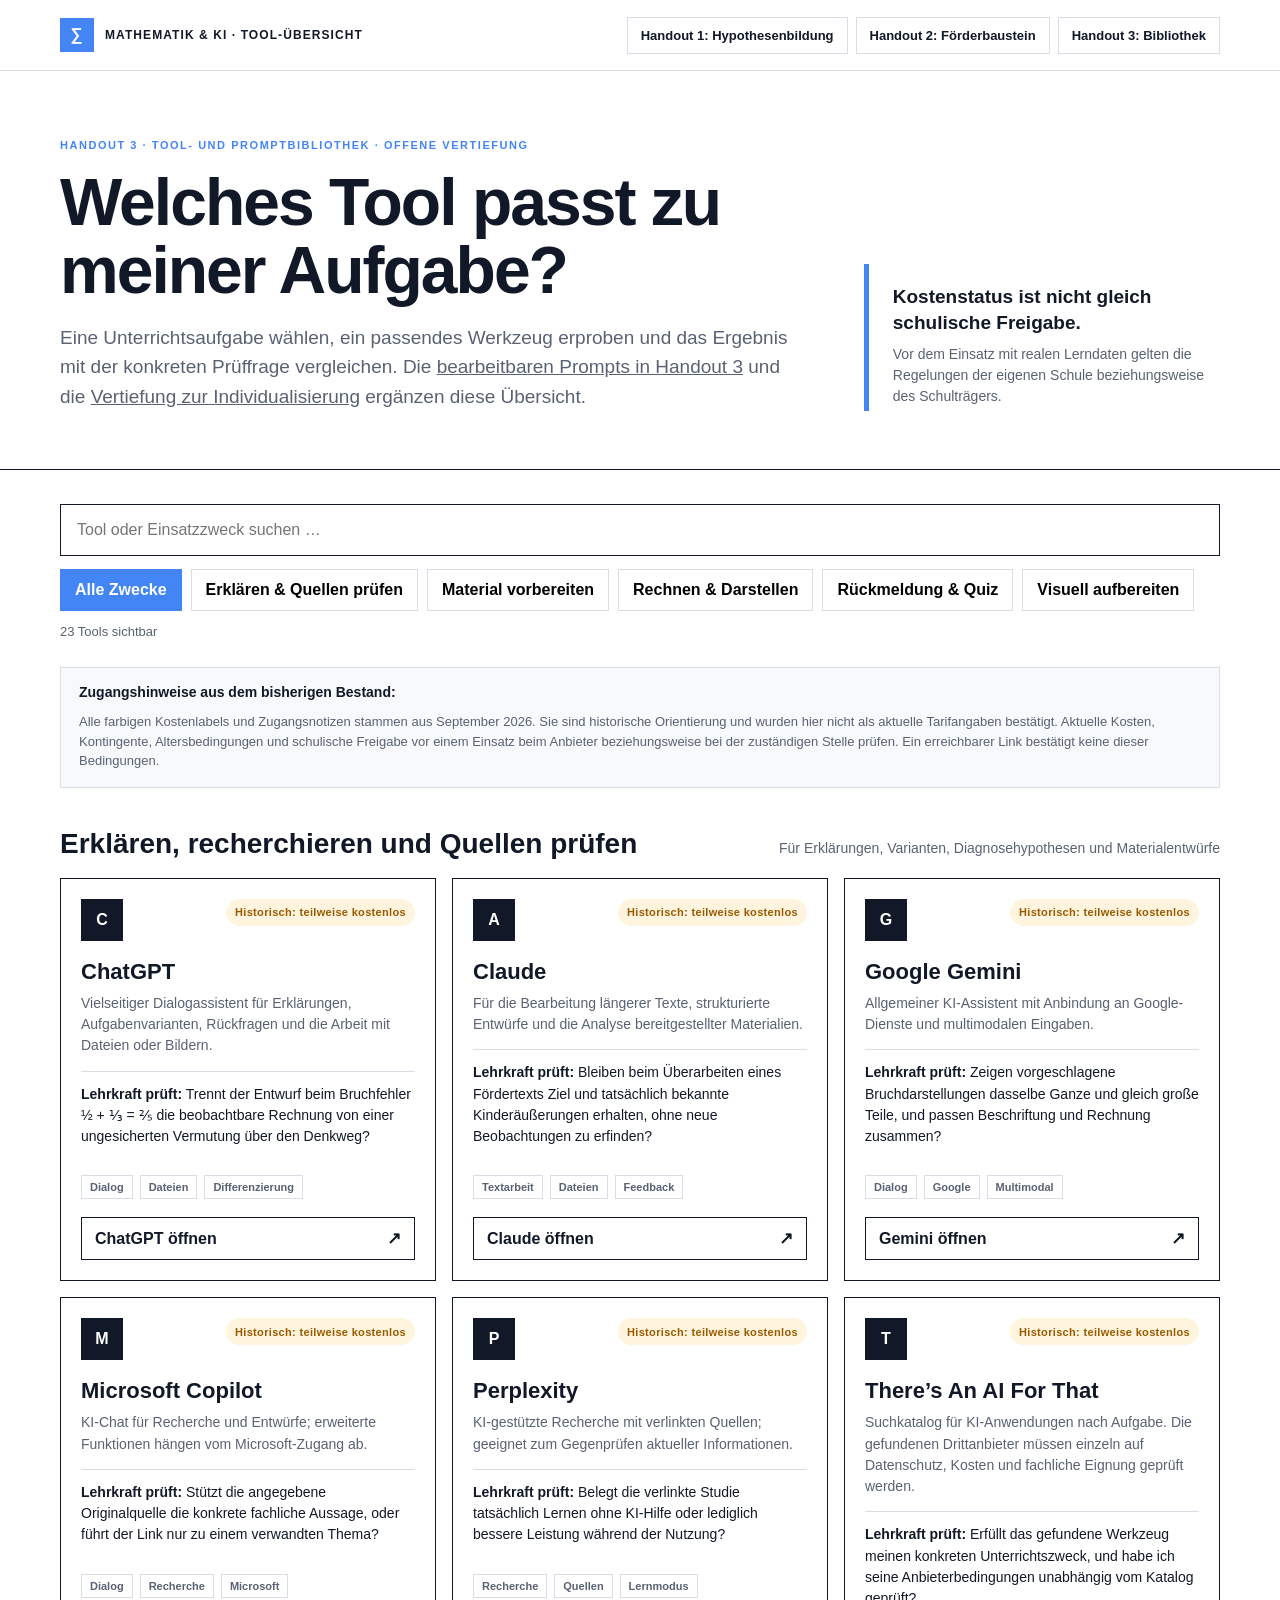
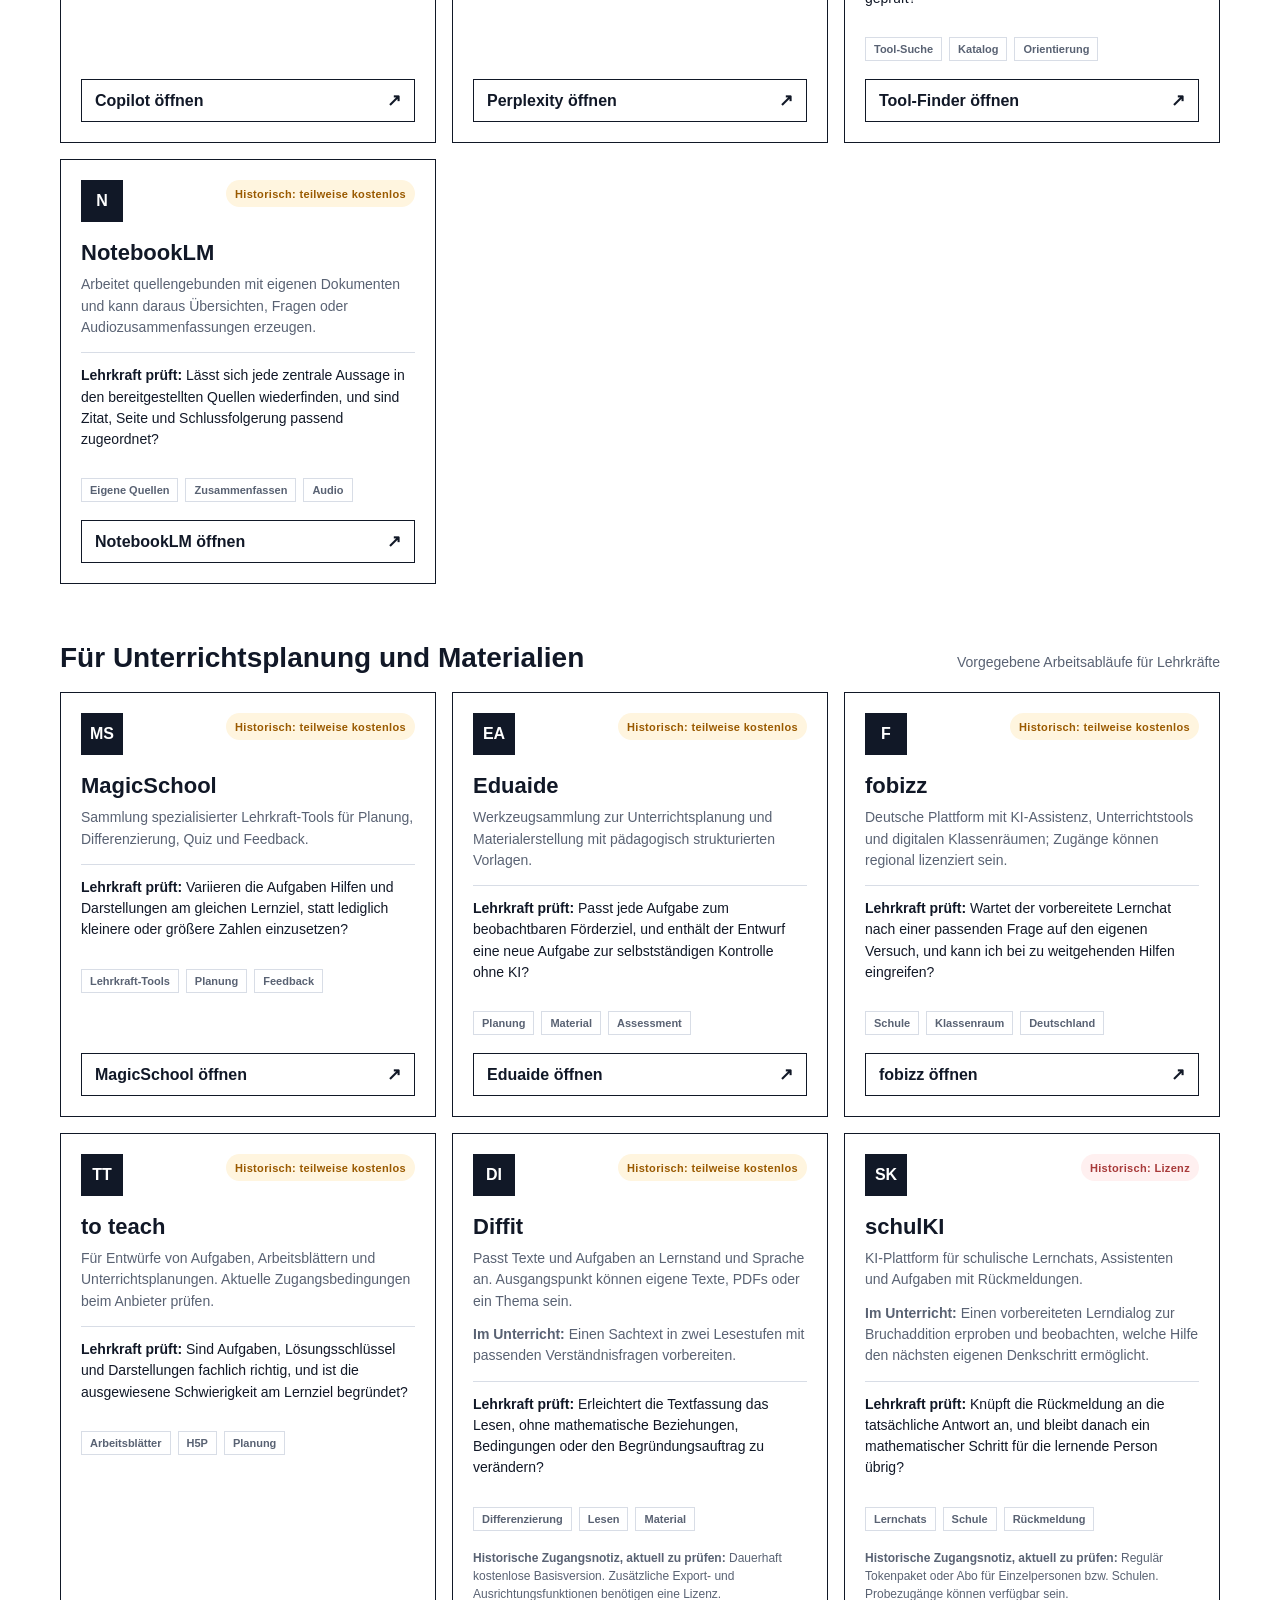
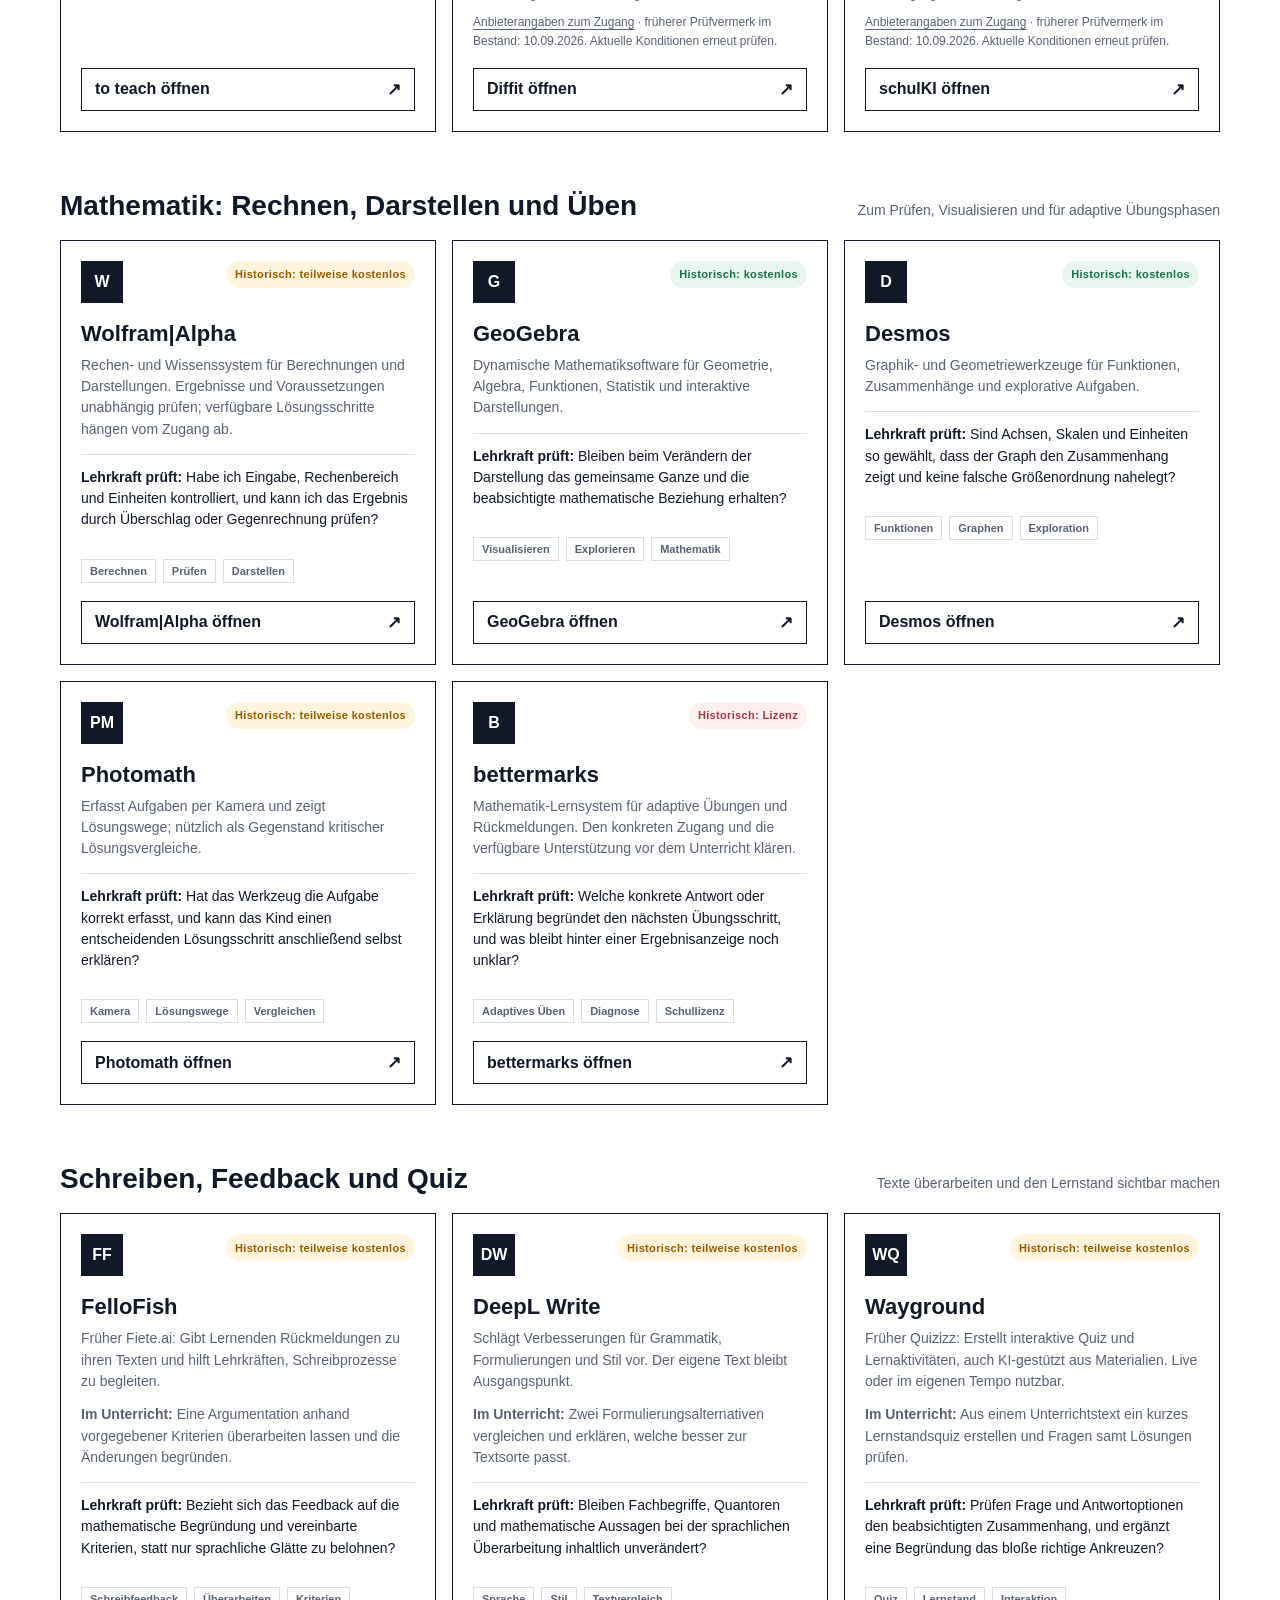
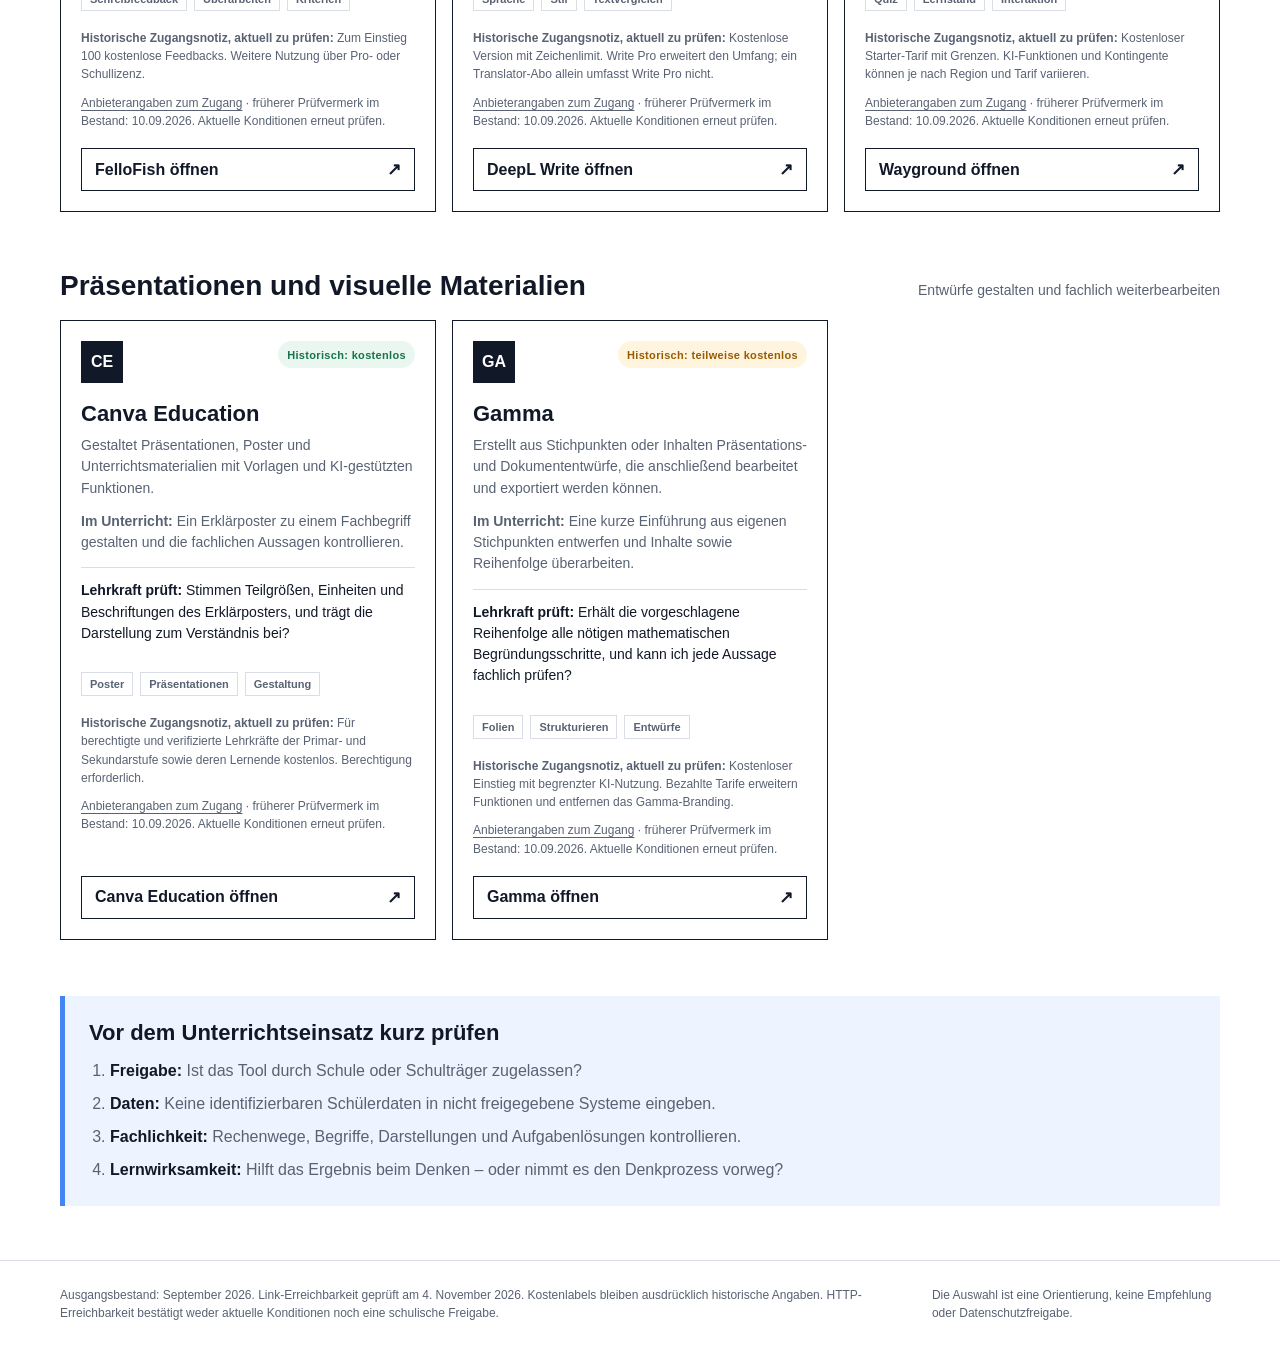
<file: tools.html>
<!doctype html>
<html lang="de">
<head>
  <meta charset="utf-8">
  <meta name="viewport" content="width=device-width, initial-scale=1">
  <meta name="description" content="Handout 3: Tools nach Unterrichtszweck mit konkreten Prüffragen, Anbieterlinks und historischen Zugangshinweisen.">
  <title>Handout 3 · Tool-Übersicht | Mathematik & KI</title>
  <style>
    :root {
      --ink: #111827;
      --muted: #596273;
      --blue: #4385f5;
      --blue-soft: #eef4ff;
      --green: #17734b;
      --green-soft: #eaf7f0;
      --amber: #9a5a00;
      --amber-soft: #fff5df;
      --rose: #a83a3a;
      --rose-soft: #fff0f0;
      --line: #d8dde6;
      --paper: #ffffff;
      --panel: #f7f9fc;
    }

    * { box-sizing: border-box; }
    html { scroll-behavior: smooth; }
    body { margin: 0; color: var(--ink); background: var(--paper); font-family: Arial, Helvetica, sans-serif; }
    a { color: inherit; }
    button, input { font: inherit; }
    .wrap { width: min(1160px, calc(100% - 40px)); margin: 0 auto; }

    .topbar { position: sticky; top: 0; z-index: 10; border-bottom: 1px solid var(--line); background: rgba(255,255,255,.96); backdrop-filter: blur(12px); }
    .topbar .wrap { min-height: 70px; display: flex; align-items: center; justify-content: space-between; gap: 24px; }
    .brand { display: flex; align-items: center; gap: 11px; font-size: 12px; font-weight: 900; letter-spacing: .09em; }
    .brand-mark { width: 34px; height: 34px; display: grid; place-items: center; color: #fff; background: var(--blue); font-size: 17px; }
    .handout-nav { display: flex; flex-wrap: wrap; gap: 8px; padding: 12px 0; }
    a:focus-visible, button:focus-visible, input:focus-visible { outline: 3px solid var(--blue); outline-offset: 3px; }
    .nav-link { padding: 10px 13px; border: 1px solid var(--line); text-decoration: none; font-size: 13px; font-weight: 800; }
    .nav-link:hover, .nav-link:focus-visible { border-color: var(--blue); background: var(--blue-soft); }

    .hero { border-bottom: 1px solid var(--ink); }
    .hero .wrap { padding: 68px 0 58px; display: grid; grid-template-columns: 1.35fr .65fr; gap: 64px; align-items: end; }
    .eyebrow { margin: 0; color: var(--blue); font-size: 11px; font-weight: 900; letter-spacing: .14em; text-transform: uppercase; }
    h1 { margin: 18px 0; max-width: 760px; font-size: clamp(42px, 6vw, 66px); line-height: 1.03; letter-spacing: -.03em; }
    .lead { margin: 0; max-width: 750px; color: var(--muted); font-size: 19px; line-height: 1.55; }
    .hero-note { padding: 20px 0 4px 24px; border-left: 5px solid var(--blue); }
    .hero-note strong { display: block; font-size: 19px; line-height: 1.35; }
    .hero-note p { margin: 9px 0 0; color: var(--muted); font-size: 14px; line-height: 1.5; }

    .controls { padding: 34px 0 20px; }
    .search { width: 100%; min-height: 52px; padding: 13px 16px; border: 1px solid var(--ink); background: #fff; }
    .filter-row { display: flex; flex-wrap: wrap; gap: 9px; margin-top: 13px; }
    .filter { min-height: 42px; padding: 9px 14px; border: 1px solid var(--line); background: #fff; font-weight: 800; cursor: pointer; }
    .filter:hover, .filter:focus-visible, .filter.active { border-color: var(--blue); color: #fff; background: var(--blue); }
    .result-count { margin: 13px 0 0; color: var(--muted); font-size: 13px; }

    .legend { margin: 8px 0 28px; padding: 16px 18px; border: 1px solid var(--line); background: var(--panel); display: flex; flex-wrap: wrap; gap: 12px 24px; align-items: center; }
    .legend strong { font-size: 14px; }
    .legend span { color: var(--muted); font-size: 13px; }
    .badge { display: inline-flex; align-items: center; min-height: 27px; padding: 5px 9px; border-radius: 999px; font-size: 11px; font-weight: 900; letter-spacing: .03em; }
    .free { color: var(--green); background: var(--green-soft); }
    .freemium { color: var(--amber); background: var(--amber-soft); }
    .paid { color: var(--rose); background: var(--rose-soft); }

    .section { padding: 12px 0 46px; }
    .section-head { margin-bottom: 18px; display: flex; align-items: baseline; justify-content: space-between; gap: 20px; }
    .section h2 { margin: 0; font-size: 28px; }
    .section-head p { margin: 0; color: var(--muted); font-size: 14px; }
    .tool-grid { display: grid; grid-template-columns: repeat(3, 1fr); gap: 16px; }
    .tool { min-height: 260px; padding: 20px; border: 1px solid var(--ink); background: #fff; display: flex; flex-direction: column; }
    .tool[hidden] { display: none; }
    .tool-top { display: flex; align-items: flex-start; justify-content: space-between; gap: 14px; }
    .tool-id { width: 42px; height: 42px; display: grid; place-items: center; color: #fff; background: var(--ink); font-weight: 900; }
    .tool h3 { margin: 18px 0 8px; font-size: 22px; }
    .tool p { margin: 0; color: var(--muted); font-size: 14px; line-height: 1.52; }
    .tool .tool-example { margin-top: 12px; }
    .tool .tool-check { margin: 14px 0; padding-top: 12px; border-top: 1px solid var(--line); color: var(--ink); }
    .tool .tool-cost { font-size: 12px; }
    .cost-note { flex-basis: 100%; line-height: 1.5; }
    @media print { .topbar, .controls { display: none; } .tool { break-inside: avoid; } .tool-grid { grid-template-columns: 1fr 1fr; } .hero .wrap { padding: 24px 0; } }
    .tool .tool-cost { margin-bottom: 10px; }
    .tool .tool-source { margin-bottom: 18px; font-size: 12px; }
    .tool-source a { text-underline-offset: 3px; }
    .tags { margin: 14px 0 18px; display: flex; flex-wrap: wrap; gap: 7px; }
    .tag { padding: 5px 8px; border: 1px solid var(--line); color: var(--muted); font-size: 11px; font-weight: 750; }
    .tool-link { margin-top: auto; min-height: 42px; padding: 10px 13px; border: 1px solid var(--ink); display: inline-flex; align-items: center; justify-content: space-between; gap: 10px; text-decoration: none; font-weight: 850; }
    .tool-link:hover, .tool-link:focus-visible { border-color: var(--blue); color: #fff; background: var(--blue); }
    .tool-link::after { content: "↗"; font-size: 17px; }

    .check { margin: 10px 0 54px; padding: 24px; border-left: 5px solid var(--blue); background: var(--blue-soft); }
    .check h2 { margin: 0 0 13px; font-size: 22px; }
    .check ol { margin: 0; padding-left: 21px; display: grid; gap: 9px; color: var(--muted); line-height: 1.5; }
    .check b { color: var(--ink); }
    footer { padding: 25px 0 38px; border-top: 1px solid var(--line); color: var(--muted); font-size: 12px; line-height: 1.5; }
    footer .wrap { display: flex; justify-content: space-between; gap: 28px; }

    @media (max-width: 900px) {
      .hero .wrap { grid-template-columns: 1fr; gap: 32px; }
      .hero-note { max-width: 720px; }
      .tool-grid { grid-template-columns: 1fr 1fr; }
    }
    @media (max-width: 620px) {
      .wrap { width: min(100% - 28px, 1160px); }
      .brand b { display: none; }
      .hero .wrap { padding: 48px 0 42px; }
      h1 { font-size: 46px; }
      .tool-grid { grid-template-columns: 1fr; }
      .section-head, footer .wrap { align-items: flex-start; flex-direction: column; }
    }
  </style>
</head>
<body>
  <header class="topbar">
    <div class="wrap">
      <div class="brand"><span class="brand-mark">∑</span><b>MATHEMATIK & KI · TOOL-ÜBERSICHT</b></div>
      <nav class="handout-nav" aria-label="Digitale Handouts">
        <a class="nav-link" href="index.html#hypothesen">Handout 1: Hypothesenbildung</a>
        <a class="nav-link" href="index.html#foerderbaustein">Handout 2: Förderbaustein</a>
        <a class="nav-link" href="index.html#bibliothek">Handout 3: Bibliothek</a>
      </nav>
    </div>
  </header>

  <main>
    <section class="hero">
      <div class="wrap">
        <div>
          <p class="eyebrow">Handout 3 · Tool- und Promptbibliothek · offene Vertiefung</p>
          <h1>Welches Tool passt zu meiner Aufgabe?</h1>
          <p class="lead">Eine Unterrichtsaufgabe wählen, ein passendes Werkzeug erproben und das Ergebnis mit der konkreten Prüffrage vergleichen. Die <a href="index.html#bibliothek">bearbeitbaren Prompts in Handout 3</a> und die <a href="individualisierung.html">Vertiefung zur Individualisierung</a> ergänzen diese Übersicht.</p>
        </div>
        <aside class="hero-note">
          <strong>Kostenstatus ist nicht gleich schulische Freigabe.</strong>
          <p>Vor dem Einsatz mit realen Lerndaten gelten die Regelungen der eigenen Schule beziehungsweise des Schulträgers.</p>
        </aside>
      </div>
    </section>

    <section class="controls" aria-label="Tools filtern">
      <div class="wrap">
        <input class="search" id="search" type="search" placeholder="Tool oder Einsatzzweck suchen …" aria-label="Tool suchen">
        <div class="filter-row" role="group" aria-label="Unterrichtszweck">
          <button class="filter active" type="button" data-purpose="all" aria-pressed="true">Alle Zwecke</button>
          <button class="filter" type="button" data-purpose="dialog" aria-pressed="false">Erklären &amp; Quellen prüfen</button>
          <button class="filter" type="button" data-purpose="material" aria-pressed="false">Material vorbereiten</button>
          <button class="filter" type="button" data-purpose="mathematik" aria-pressed="false">Rechnen &amp; Darstellen</button>
          <button class="filter" type="button" data-purpose="feedback" aria-pressed="false">Rückmeldung &amp; Quiz</button>
          <button class="filter" type="button" data-purpose="gestaltung" aria-pressed="false">Visuell aufbereiten</button>
        </div>
        <p class="result-count" id="resultCount" aria-live="polite"></p>
      </div>
    </section>

    <div class="wrap">
      <div class="legend">
        <strong>Zugangshinweise aus dem bisherigen Bestand:</strong>
        <span class="cost-note">Alle farbigen Kostenlabels und Zugangsnotizen stammen aus September 2026. Sie sind historische Orientierung und wurden hier nicht als aktuelle Tarifangaben bestätigt. Aktuelle Kosten, Kontingente, Altersbedingungen und schulische Freigabe vor einem Einsatz beim Anbieter beziehungsweise bei der zuständigen Stelle prüfen. Ein erreichbarer Link bestätigt keine dieser Bedingungen.</span>
      </div>
    </div>

    <section class="section" data-section id="dialog">
      <div class="wrap">
        <div class="section-head"><h2>Erklären, recherchieren und Quellen prüfen</h2><p>Für Erklärungen, Varianten, Diagnosehypothesen und Materialentwürfe</p></div>
        <div class="tool-grid">
          <article class="tool" data-purpose="dialog" data-cost="freemium" data-search="chatgpt openai erklären differenzieren aufgaben bilder dateien">
            <div class="tool-top"><span class="tool-id">C</span><span class="badge freemium">Historisch: teilweise kostenlos</span></div>
            <h3>ChatGPT</h3><p>Vielseitiger Dialogassistent für Erklärungen, Aufgabenvarianten, Rückfragen und die Arbeit mit Dateien oder Bildern.</p>
            <p class="tool-check"><b>Lehrkraft prüft:</b> Trennt der Entwurf beim Bruchfehler ½ + ⅓ = ⅖ die beobachtbare Rechnung von einer ungesicherten Vermutung über den Denkweg?</p>
            <div class="tags"><span class="tag">Dialog</span><span class="tag">Dateien</span><span class="tag">Differenzierung</span></div>
            <a class="tool-link" href="https://chatgpt.com/" target="_blank" rel="noopener">ChatGPT öffnen</a>
          </article>
          <article class="tool" data-purpose="dialog" data-cost="freemium" data-search="claude anthropic text analyse material dateien feedback">
            <div class="tool-top"><span class="tool-id">A</span><span class="badge freemium">Historisch: teilweise kostenlos</span></div>
            <h3>Claude</h3><p>Für die Bearbeitung längerer Texte, strukturierte Entwürfe und die Analyse bereitgestellter Materialien.</p>
            <p class="tool-check"><b>Lehrkraft prüft:</b> Bleiben beim Überarbeiten eines Fördertexts Ziel und tatsächlich bekannte Kinderäußerungen erhalten, ohne neue Beobachtungen zu erfinden?</p>
            <div class="tags"><span class="tag">Textarbeit</span><span class="tag">Dateien</span><span class="tag">Feedback</span></div>
            <a class="tool-link" href="https://claude.ai/" target="_blank" rel="noopener">Claude öffnen</a>
          </article>
          <article class="tool" data-purpose="dialog" data-cost="freemium" data-search="gemini google multimodal bilder dateien google workspace">
            <div class="tool-top"><span class="tool-id">G</span><span class="badge freemium">Historisch: teilweise kostenlos</span></div>
            <h3>Google Gemini</h3><p>Allgemeiner KI-Assistent mit Anbindung an Google-Dienste und multimodalen Eingaben.</p>
            <p class="tool-check"><b>Lehrkraft prüft:</b> Zeigen vorgeschlagene Bruchdarstellungen dasselbe Ganze und gleich große Teile, und passen Beschriftung und Rechnung zusammen?</p>
            <div class="tags"><span class="tag">Dialog</span><span class="tag">Google</span><span class="tag">Multimodal</span></div>
            <a class="tool-link" href="https://gemini.google.com/" target="_blank" rel="noopener">Gemini öffnen</a>
          </article>
          <article class="tool" data-purpose="dialog" data-cost="freemium" data-search="microsoft copilot suche schreiben bilder office">
            <div class="tool-top"><span class="tool-id">M</span><span class="badge freemium">Historisch: teilweise kostenlos</span></div>
            <h3>Microsoft Copilot</h3><p>KI-Chat für Recherche und Entwürfe; erweiterte Funktionen hängen vom Microsoft-Zugang ab.</p>
            <p class="tool-check"><b>Lehrkraft prüft:</b> Stützt die angegebene Originalquelle die konkrete fachliche Aussage, oder führt der Link nur zu einem verwandten Thema?</p>
            <div class="tags"><span class="tag">Dialog</span><span class="tag">Recherche</span><span class="tag">Microsoft</span></div>
            <a class="tool-link" href="https://copilot.microsoft.com/" target="_blank" rel="noopener">Copilot öffnen</a>
          </article>
          <article class="tool" data-purpose="dialog" data-cost="freemium" data-search="perplexity recherche quellen aktuelle informationen learn mode">
            <div class="tool-top"><span class="tool-id">P</span><span class="badge freemium">Historisch: teilweise kostenlos</span></div>
            <h3>Perplexity</h3><p>KI-gestützte Recherche mit verlinkten Quellen; geeignet zum Gegenprüfen aktueller Informationen.</p>
            <p class="tool-check"><b>Lehrkraft prüft:</b> Belegt die verlinkte Studie tatsächlich Lernen ohne KI-Hilfe oder lediglich bessere Leistung während der Nutzung?</p>
            <div class="tags"><span class="tag">Recherche</span><span class="tag">Quellen</span><span class="tag">Lernmodus</span></div>
            <a class="tool-link" href="https://www.perplexity.ai/" target="_blank" rel="noopener">Perplexity öffnen</a>
          </article>
          <article class="tool" data-purpose="dialog" data-cost="freemium" data-search="there's an ai for that theresanaiforthat tool suche katalog verzeichnis orientierung">
            <div class="tool-top"><span class="tool-id">T</span><span class="badge freemium">Historisch: teilweise kostenlos</span></div>
            <h3>There’s An AI For That</h3><p>Suchkatalog für KI-Anwendungen nach Aufgabe. Die gefundenen Drittanbieter müssen einzeln auf Datenschutz, Kosten und fachliche Eignung geprüft werden.</p>
            <p class="tool-check"><b>Lehrkraft prüft:</b> Erfüllt das gefundene Werkzeug meinen konkreten Unterrichtszweck, und habe ich seine Anbieterbedingungen unabhängig vom Katalog geprüft?</p>
            <div class="tags"><span class="tag">Tool-Suche</span><span class="tag">Katalog</span><span class="tag">Orientierung</span></div>
            <a class="tool-link" href="https://theresanaiforthat.com/" target="_blank" rel="noopener">Tool-Finder öffnen</a>
          </article>
          <article class="tool" data-purpose="dialog" data-cost="freemium" data-search="notebooklm google quellen dokumente audio lernmaterial">
            <div class="tool-top"><span class="tool-id">N</span><span class="badge freemium">Historisch: teilweise kostenlos</span></div>
            <h3>NotebookLM</h3><p>Arbeitet quellengebunden mit eigenen Dokumenten und kann daraus Übersichten, Fragen oder Audiozusammenfassungen erzeugen.</p>
            <p class="tool-check"><b>Lehrkraft prüft:</b> Lässt sich jede zentrale Aussage in den bereitgestellten Quellen wiederfinden, und sind Zitat, Seite und Schlussfolgerung passend zugeordnet?</p>
            <div class="tags"><span class="tag">Eigene Quellen</span><span class="tag">Zusammenfassen</span><span class="tag">Audio</span></div>
            <a class="tool-link" href="https://notebooklm.google.com/" target="_blank" rel="noopener">NotebookLM öffnen</a>
          </article>
        </div>
      </div>
    </section>

    <section class="section" data-section id="material">
      <div class="wrap">
        <div class="section-head"><h2>Für Unterrichtsplanung und Materialien</h2><p>Vorgegebene Arbeitsabläufe für Lehrkräfte</p></div>
        <div class="tool-grid">
          <article class="tool" data-purpose="material" data-cost="freemium" data-search="magicschool lehrkräfte unterrichtsplanung differenzierung quiz feedback">
            <div class="tool-top"><span class="tool-id">MS</span><span class="badge freemium">Historisch: teilweise kostenlos</span></div>
            <h3>MagicSchool</h3><p>Sammlung spezialisierter Lehrkraft-Tools für Planung, Differenzierung, Quiz und Feedback.</p>
            <p class="tool-check"><b>Lehrkraft prüft:</b> Variieren die Aufgaben Hilfen und Darstellungen am gleichen Lernziel, statt lediglich kleinere oder größere Zahlen einzusetzen?</p>
            <div class="tags"><span class="tag">Lehrkraft-Tools</span><span class="tag">Planung</span><span class="tag">Feedback</span></div>
            <a class="tool-link" href="https://www.magicschool.ai/" target="_blank" rel="noopener">MagicSchool öffnen</a>
          </article>
          <article class="tool" data-purpose="material" data-cost="freemium" data-search="eduaide lehrkräfte lesson planning material assessment pädagogik">
            <div class="tool-top"><span class="tool-id">EA</span><span class="badge freemium">Historisch: teilweise kostenlos</span></div>
            <h3>Eduaide</h3><p>Werkzeugsammlung zur Unterrichtsplanung und Materialerstellung mit pädagogisch strukturierten Vorlagen.</p>
            <p class="tool-check"><b>Lehrkraft prüft:</b> Passt jede Aufgabe zum beobachtbaren Förderziel, und enthält der Entwurf eine neue Aufgabe zur selbstständigen Kontrolle ohne KI?</p>
            <div class="tags"><span class="tag">Planung</span><span class="tag">Material</span><span class="tag">Assessment</span></div>
            <a class="tool-link" href="https://www.eduaide.ai/" target="_blank" rel="noopener">Eduaide öffnen</a>
          </article>
          <article class="tool" data-purpose="material" data-cost="freemium" data-search="fobizz schule datenschutz klassenraum ki assistenz deutschland">
            <div class="tool-top"><span class="tool-id">F</span><span class="badge freemium">Historisch: teilweise kostenlos</span></div>
            <h3>fobizz</h3><p>Deutsche Plattform mit KI-Assistenz, Unterrichtstools und digitalen Klassenräumen; Zugänge können regional lizenziert sein.</p>
            <p class="tool-check"><b>Lehrkraft prüft:</b> Wartet der vorbereitete Lernchat nach einer passenden Frage auf den eigenen Versuch, und kann ich bei zu weitgehenden Hilfen eingreifen?</p>
            <div class="tags"><span class="tag">Schule</span><span class="tag">Klassenraum</span><span class="tag">Deutschland</span></div>
            <a class="tool-link" href="https://fobizz.com/de/" target="_blank" rel="noopener">fobizz öffnen</a>
          </article>
          <article class="tool" data-purpose="material" data-cost="freemium" data-search="to teach arbeitsblatt aufgaben unterrichtsplanung h5p differenzierung">
            <div class="tool-top"><span class="tool-id">TT</span><span class="badge freemium">Historisch: teilweise kostenlos</span></div>
            <h3>to teach</h3><p>Für Entwürfe von Aufgaben, Arbeitsblättern und Unterrichtsplanungen. Aktuelle Zugangsbedingungen beim Anbieter prüfen.</p>
            <p class="tool-check"><b>Lehrkraft prüft:</b> Sind Aufgaben, Lösungsschlüssel und Darstellungen fachlich richtig, und ist die ausgewiesene Schwierigkeit am Lernziel begründet?</p>
            <div class="tags"><span class="tag">Arbeitsblätter</span><span class="tag">H5P</span><span class="tag">Planung</span></div>
            <a class="tool-link" href="https://to-teach.ai/" target="_blank" rel="noopener">to teach öffnen</a>
          </article>
          <article class="tool" data-purpose="material" data-cost="freemium" data-search="diffit differenzierung lesetexte sprache arbeitsblatt">
            <div class="tool-top"><span class="tool-id">DI</span><span class="badge freemium">Historisch: teilweise kostenlos</span></div>
            <h3>Diffit</h3><p>Passt Texte und Aufgaben an Lernstand und Sprache an. Ausgangspunkt können eigene Texte, PDFs oder ein Thema sein.</p>
            <p class="tool-example"><b>Im Unterricht:</b> Einen Sachtext in zwei Lesestufen mit passenden Verständnisfragen vorbereiten.</p>
            <p class="tool-check"><b>Lehrkraft prüft:</b> Erleichtert die Textfassung das Lesen, ohne mathematische Beziehungen, Bedingungen oder den Begründungsauftrag zu verändern?</p>
            <div class="tags"><span class="tag">Differenzierung</span><span class="tag">Lesen</span><span class="tag">Material</span></div>
            <p class="tool-cost"><b>Historische Zugangsnotiz, aktuell zu prüfen:</b> Dauerhaft kostenlose Basisversion. Zusätzliche Export- und Ausrichtungsfunktionen benötigen eine Lizenz.</p>
            <p class="tool-source"><a href="https://web.diffit.me/pricing" target="_blank" rel="noopener">Anbieterangaben zum Zugang</a> · früherer Prüfvermerk im Bestand: 10.09.2026. Aktuelle Konditionen erneut prüfen.</p>
            <a class="tool-link" href="https://web.diffit.me/" target="_blank" rel="noopener">Diffit öffnen</a>
          </article>
          <article class="tool" data-purpose="material" data-cost="paid" data-search="schulki schulki klassenraum lernchat dialog rollen">
            <div class="tool-top"><span class="tool-id">SK</span><span class="badge paid">Historisch: Lizenz</span></div>
            <h3>schulKI</h3><p>KI-Plattform für schulische Lernchats, Assistenten und Aufgaben mit Rückmeldungen.</p>
            <p class="tool-example"><b>Im Unterricht:</b> Einen vorbereiteten Lerndialog zur Bruchaddition erproben und beobachten, welche Hilfe den nächsten eigenen Denkschritt ermöglicht.</p>
            <p class="tool-check"><b>Lehrkraft prüft:</b> Knüpft die Rückmeldung an die tatsächliche Antwort an, und bleibt danach ein mathematischer Schritt für die lernende Person übrig?</p>
            <div class="tags"><span class="tag">Lernchats</span><span class="tag">Schule</span><span class="tag">Rückmeldung</span></div>
            <p class="tool-cost"><b>Historische Zugangsnotiz, aktuell zu prüfen:</b> Regulär Tokenpaket oder Abo für Einzelpersonen bzw. Schulen. Probezugänge können verfügbar sein.</p>
            <p class="tool-source"><a href="https://schulki.de/documentation/abonnements-und-einzelkaufpaket" target="_blank" rel="noopener">Anbieterangaben zum Zugang</a> · früherer Prüfvermerk im Bestand: 10.09.2026. Aktuelle Konditionen erneut prüfen.</p>
            <a class="tool-link" href="https://schulki.de/" target="_blank" rel="noopener">schulKI öffnen</a>
          </article>
        </div>
      </div>
    </section>

    <section class="section" data-section id="mathematik">
      <div class="wrap">
        <div class="section-head"><h2>Mathematik: Rechnen, Darstellen und Üben</h2><p>Zum Prüfen, Visualisieren und für adaptive Übungsphasen</p></div>
        <div class="tool-grid">
          <article class="tool" data-purpose="mathematik" data-cost="freemium" data-search="wolfram alpha mathematik rechnen schrittweise lösungen visualisieren">
            <div class="tool-top"><span class="tool-id">W</span><span class="badge freemium">Historisch: teilweise kostenlos</span></div>
            <h3>Wolfram|Alpha</h3><p>Rechen- und Wissenssystem für Berechnungen und Darstellungen. Ergebnisse und Voraussetzungen unabhängig prüfen; verfügbare Lösungsschritte hängen vom Zugang ab.</p>
            <p class="tool-check"><b>Lehrkraft prüft:</b> Habe ich Eingabe, Rechenbereich und Einheiten kontrolliert, und kann ich das Ergebnis durch Überschlag oder Gegenrechnung prüfen?</p>
            <div class="tags"><span class="tag">Berechnen</span><span class="tag">Prüfen</span><span class="tag">Darstellen</span></div>
            <a class="tool-link" href="https://www.wolframalpha.com/" target="_blank" rel="noopener">Wolfram|Alpha öffnen</a>
          </article>
          <article class="tool" data-purpose="mathematik" data-cost="free" data-search="geogebra mathematik geometrie algebra grafik visualisieren kostenlos">
            <div class="tool-top"><span class="tool-id">G</span><span class="badge free">Historisch: kostenlos</span></div>
            <h3>GeoGebra</h3><p>Dynamische Mathematiksoftware für Geometrie, Algebra, Funktionen, Statistik und interaktive Darstellungen.</p>
            <p class="tool-check"><b>Lehrkraft prüft:</b> Bleiben beim Verändern der Darstellung das gemeinsame Ganze und die beabsichtigte mathematische Beziehung erhalten?</p>
            <div class="tags"><span class="tag">Visualisieren</span><span class="tag">Explorieren</span><span class="tag">Mathematik</span></div>
            <a class="tool-link" href="https://www.geogebra.org/" target="_blank" rel="noopener">GeoGebra öffnen</a>
          </article>
          <article class="tool" data-purpose="mathematik" data-cost="free" data-search="desmos graphing calculator mathematik funktionen visualisieren aktivität kostenlos">
            <div class="tool-top"><span class="tool-id">D</span><span class="badge free">Historisch: kostenlos</span></div>
            <h3>Desmos</h3><p>Graphik- und Geometriewerkzeuge für Funktionen, Zusammenhänge und explorative Aufgaben.</p>
            <p class="tool-check"><b>Lehrkraft prüft:</b> Sind Achsen, Skalen und Einheiten so gewählt, dass der Graph den Zusammenhang zeigt und keine falsche Größenordnung nahelegt?</p>
            <div class="tags"><span class="tag">Funktionen</span><span class="tag">Graphen</span><span class="tag">Exploration</span></div>
            <a class="tool-link" href="https://www.desmos.com/" target="_blank" rel="noopener">Desmos öffnen</a>
          </article>
          <article class="tool" data-purpose="mathematik" data-cost="freemium" data-search="photomath mathematik kamera rechnen lösungsweg schrittweise">
            <div class="tool-top"><span class="tool-id">PM</span><span class="badge freemium">Historisch: teilweise kostenlos</span></div>
            <h3>Photomath</h3><p>Erfasst Aufgaben per Kamera und zeigt Lösungswege; nützlich als Gegenstand kritischer Lösungsvergleiche.</p>
            <p class="tool-check"><b>Lehrkraft prüft:</b> Hat das Werkzeug die Aufgabe korrekt erfasst, und kann das Kind einen entscheidenden Lösungsschritt anschließend selbst erklären?</p>
            <div class="tags"><span class="tag">Kamera</span><span class="tag">Lösungswege</span><span class="tag">Vergleichen</span></div>
            <a class="tool-link" href="https://photomath.com/" target="_blank" rel="noopener">Photomath öffnen</a>
          </article>
          <article class="tool" data-purpose="mathematik" data-cost="paid" data-search="bettermarks adaptiv mathematik üben diagnose schullizenz">
            <div class="tool-top"><span class="tool-id">B</span><span class="badge paid">Historisch: Lizenz</span></div>
            <h3>bettermarks</h3><p>Mathematik-Lernsystem für adaptive Übungen und Rückmeldungen. Den konkreten Zugang und die verfügbare Unterstützung vor dem Unterricht klären.</p>
            <p class="tool-check"><b>Lehrkraft prüft:</b> Welche konkrete Antwort oder Erklärung begründet den nächsten Übungsschritt, und was bleibt hinter einer Ergebnisanzeige noch unklar?</p>
            <div class="tags"><span class="tag">Adaptives Üben</span><span class="tag">Diagnose</span><span class="tag">Schullizenz</span></div>
            <a class="tool-link" href="https://de.bettermarks.com/" target="_blank" rel="noopener">bettermarks öffnen</a>
          </article>
        </div>
      </div>
    </section>

    <section class="section" data-section id="feedback">
      <div class="wrap">
        <div class="section-head"><h2>Schreiben, Feedback und Quiz</h2><p>Texte überarbeiten und den Lernstand sichtbar machen</p></div>
        <div class="tool-grid">
          <article class="tool" data-purpose="feedback" data-cost="freemium" data-search="fellofish fiete fellofish feedback schreiben texte überarbeiten">
            <div class="tool-top"><span class="tool-id">FF</span><span class="badge freemium">Historisch: teilweise kostenlos</span></div>
            <h3>FelloFish</h3><p>Früher Fiete.ai: Gibt Lernenden Rückmeldungen zu ihren Texten und hilft Lehrkräften, Schreibprozesse zu begleiten.</p>
            <p class="tool-example"><b>Im Unterricht:</b> Eine Argumentation anhand vorgegebener Kriterien überarbeiten lassen und die Änderungen begründen.</p>
            <p class="tool-check"><b>Lehrkraft prüft:</b> Bezieht sich das Feedback auf die mathematische Begründung und vereinbarte Kriterien, statt nur sprachliche Glätte zu belohnen?</p>
            <div class="tags"><span class="tag">Schreibfeedback</span><span class="tag">Überarbeiten</span><span class="tag">Kriterien</span></div>
            <p class="tool-cost"><b>Historische Zugangsnotiz, aktuell zu prüfen:</b> Zum Einstieg 100 kostenlose Feedbacks. Weitere Nutzung über Pro- oder Schullizenz.</p>
            <p class="tool-source"><a href="https://www.fellofish.com/pricing" target="_blank" rel="noopener">Anbieterangaben zum Zugang</a> · früherer Prüfvermerk im Bestand: 10.09.2026. Aktuelle Konditionen erneut prüfen.</p>
            <a class="tool-link" href="https://www.fellofish.com/" target="_blank" rel="noopener">FelloFish öffnen</a>
          </article>
          <article class="tool" data-purpose="feedback" data-cost="freemium" data-search="deepl write deepl write sprache text grammatik stil überarbeiten">
            <div class="tool-top"><span class="tool-id">DW</span><span class="badge freemium">Historisch: teilweise kostenlos</span></div>
            <h3>DeepL Write</h3><p>Schlägt Verbesserungen für Grammatik, Formulierungen und Stil vor. Der eigene Text bleibt Ausgangspunkt.</p>
            <p class="tool-example"><b>Im Unterricht:</b> Zwei Formulierungsalternativen vergleichen und erklären, welche besser zur Textsorte passt.</p>
            <p class="tool-check"><b>Lehrkraft prüft:</b> Bleiben Fachbegriffe, Quantoren und mathematische Aussagen bei der sprachlichen Überarbeitung inhaltlich unverändert?</p>
            <div class="tags"><span class="tag">Sprache</span><span class="tag">Stil</span><span class="tag">Textvergleich</span></div>
            <p class="tool-cost"><b>Historische Zugangsnotiz, aktuell zu prüfen:</b> Kostenlose Version mit Zeichenlimit. Write Pro erweitert den Umfang; ein Translator-Abo allein umfasst Write Pro nicht.</p>
            <p class="tool-source"><a href="https://support.deepl.com/hc/en-us/articles/6318834492700-About-DeepL-Write" target="_blank" rel="noopener">Anbieterangaben zum Zugang</a> · früherer Prüfvermerk im Bestand: 10.09.2026. Aktuelle Konditionen erneut prüfen.</p>
            <a class="tool-link" href="https://www.deepl.com/write" target="_blank" rel="noopener">DeepL Write öffnen</a>
          </article>
          <article class="tool" data-purpose="feedback" data-cost="freemium" data-search="wayground quizizz wayground quiz lernstand fragen assessment">
            <div class="tool-top"><span class="tool-id">WQ</span><span class="badge freemium">Historisch: teilweise kostenlos</span></div>
            <h3>Wayground</h3><p>Früher Quizizz: Erstellt interaktive Quiz und Lernaktivitäten, auch KI-gestützt aus Materialien. Live oder im eigenen Tempo nutzbar.</p>
            <p class="tool-example"><b>Im Unterricht:</b> Aus einem Unterrichtstext ein kurzes Lernstandsquiz erstellen und Fragen samt Lösungen prüfen.</p>
            <p class="tool-check"><b>Lehrkraft prüft:</b> Prüfen Frage und Antwortoptionen den beabsichtigten Zusammenhang, und ergänzt eine Begründung das bloße richtige Ankreuzen?</p>
            <div class="tags"><span class="tag">Quiz</span><span class="tag">Lernstand</span><span class="tag">Interaktion</span></div>
            <p class="tool-cost"><b>Historische Zugangsnotiz, aktuell zu prüfen:</b> Kostenloser Starter-Tarif mit Grenzen. KI-Funktionen und Kontingente können je nach Region und Tarif variieren.</p>
            <p class="tool-source"><a href="https://help.wayground.com/support/solutions/articles/158000404038-wayground-starter-basic-plan" target="_blank" rel="noopener">Anbieterangaben zum Zugang</a> · früherer Prüfvermerk im Bestand: 10.09.2026. Aktuelle Konditionen erneut prüfen.</p>
            <a class="tool-link" href="https://wayground.com/" target="_blank" rel="noopener">Wayground öffnen</a>
          </article>
        </div>
      </div>
    </section>

    <section class="section" data-section id="gestaltung">
      <div class="wrap">
        <div class="section-head"><h2>Präsentationen und visuelle Materialien</h2><p>Entwürfe gestalten und fachlich weiterbearbeiten</p></div>
        <div class="tool-grid">
          <article class="tool" data-purpose="gestaltung" data-cost="free" data-search="canva education canva education präsentation poster visualisieren gestalten">
            <div class="tool-top"><span class="tool-id">CE</span><span class="badge free">Historisch: kostenlos</span></div>
            <h3>Canva Education</h3><p>Gestaltet Präsentationen, Poster und Unterrichtsmaterialien mit Vorlagen und KI-gestützten Funktionen.</p>
            <p class="tool-example"><b>Im Unterricht:</b> Ein Erklärposter zu einem Fachbegriff gestalten und die fachlichen Aussagen kontrollieren.</p>
            <p class="tool-check"><b>Lehrkraft prüft:</b> Stimmen Teilgrößen, Einheiten und Beschriftungen des Erklärposters, und trägt die Darstellung zum Verständnis bei?</p>
            <div class="tags"><span class="tag">Poster</span><span class="tag">Präsentationen</span><span class="tag">Gestaltung</span></div>
            <p class="tool-cost"><b>Historische Zugangsnotiz, aktuell zu prüfen:</b> Für berechtigte und verifizierte Lehrkräfte der Primar- und Sekundarstufe sowie deren Lernende kostenlos. Berechtigung erforderlich.</p>
            <p class="tool-source"><a href="https://www.canva.com/education/" target="_blank" rel="noopener">Anbieterangaben zum Zugang</a> · früherer Prüfvermerk im Bestand: 10.09.2026. Aktuelle Konditionen erneut prüfen.</p>
            <a class="tool-link" href="https://www.canva.com/education/" target="_blank" rel="noopener">Canva Education öffnen</a>
          </article>
          <article class="tool" data-purpose="gestaltung" data-cost="freemium" data-search="gamma gamma präsentation folien dokumente strukturieren">
            <div class="tool-top"><span class="tool-id">GA</span><span class="badge freemium">Historisch: teilweise kostenlos</span></div>
            <h3>Gamma</h3><p>Erstellt aus Stichpunkten oder Inhalten Präsentations- und Dokumententwürfe, die anschließend bearbeitet und exportiert werden können.</p>
            <p class="tool-example"><b>Im Unterricht:</b> Eine kurze Einführung aus eigenen Stichpunkten entwerfen und Inhalte sowie Reihenfolge überarbeiten.</p>
            <p class="tool-check"><b>Lehrkraft prüft:</b> Erhält die vorgeschlagene Reihenfolge alle nötigen mathematischen Begründungsschritte, und kann ich jede Aussage fachlich prüfen?</p>
            <div class="tags"><span class="tag">Folien</span><span class="tag">Strukturieren</span><span class="tag">Entwürfe</span></div>
            <p class="tool-cost"><b>Historische Zugangsnotiz, aktuell zu prüfen:</b> Kostenloser Einstieg mit begrenzter KI-Nutzung. Bezahlte Tarife erweitern Funktionen und entfernen das Gamma-Branding.</p>
            <p class="tool-source"><a href="https://gamma.app/pricing" target="_blank" rel="noopener">Anbieterangaben zum Zugang</a> · früherer Prüfvermerk im Bestand: 10.09.2026. Aktuelle Konditionen erneut prüfen.</p>
            <a class="tool-link" href="https://gamma.app/" target="_blank" rel="noopener">Gamma öffnen</a>
          </article>
        </div>
      </div>
    </section>

    <div class="wrap">
      <section class="check">
        <h2>Vor dem Unterrichtseinsatz kurz prüfen</h2>
        <ol>
          <li><b>Freigabe:</b> Ist das Tool durch Schule oder Schulträger zugelassen?</li>
          <li><b>Daten:</b> Keine identifizierbaren Schülerdaten in nicht freigegebene Systeme eingeben.</li>
          <li><b>Fachlichkeit:</b> Rechenwege, Begriffe, Darstellungen und Aufgabenlösungen kontrollieren.</li>
          <li><b>Lernwirksamkeit:</b> Hilft das Ergebnis beim Denken – oder nimmt es den Denkprozess vorweg?</li>
        </ol>
      </section>
    </div>
  </main>

  <footer>
    <div class="wrap">
      <span>Ausgangsbestand: September 2026. Link-Erreichbarkeit geprüft am 4. November 2026. Kostenlabels bleiben ausdrücklich historische Angaben. HTTP-Erreichbarkeit bestätigt weder aktuelle Konditionen noch eine schulische Freigabe.</span>
      <span>Die Auswahl ist eine Orientierung, keine Empfehlung oder Datenschutzfreigabe.</span>
    </div>
  </footer>

  <script>
    const search = document.getElementById('search');
    const filters = [...document.querySelectorAll('.filter')];
    const tools = [...document.querySelectorAll('.tool')];
    const sections = [...document.querySelectorAll('[data-section]')];
    const resultCount = document.getElementById('resultCount');
    let purpose = 'all';

    function applyFilters() {
      const query = search.value.trim().toLocaleLowerCase('de');
      let visible = 0;
      tools.forEach(tool => {
        const matchesPurpose = purpose === 'all' || tool.dataset.purpose === purpose;
        const matchesSearch = !query || tool.dataset.search.toLocaleLowerCase('de').includes(query) || tool.textContent.toLocaleLowerCase('de').includes(query);
        tool.hidden = !(matchesPurpose && matchesSearch);
        if (!tool.hidden) visible += 1;
      });
      sections.forEach(section => {
        section.hidden = !section.querySelector('.tool:not([hidden])');
      });
      resultCount.textContent = `${visible} ${visible === 1 ? 'Tool' : 'Tools'} sichtbar`;
    }

    filters.forEach(button => button.addEventListener('click', () => {
      purpose = button.dataset.purpose;
      filters.forEach(item => {
        item.classList.toggle('active', item === button);
        item.setAttribute('aria-pressed', String(item === button));
      });
      applyFilters();
    }));
    search.addEventListener('input', applyFilters);
    applyFilters();
  </script>
</body>
</html>
</file>
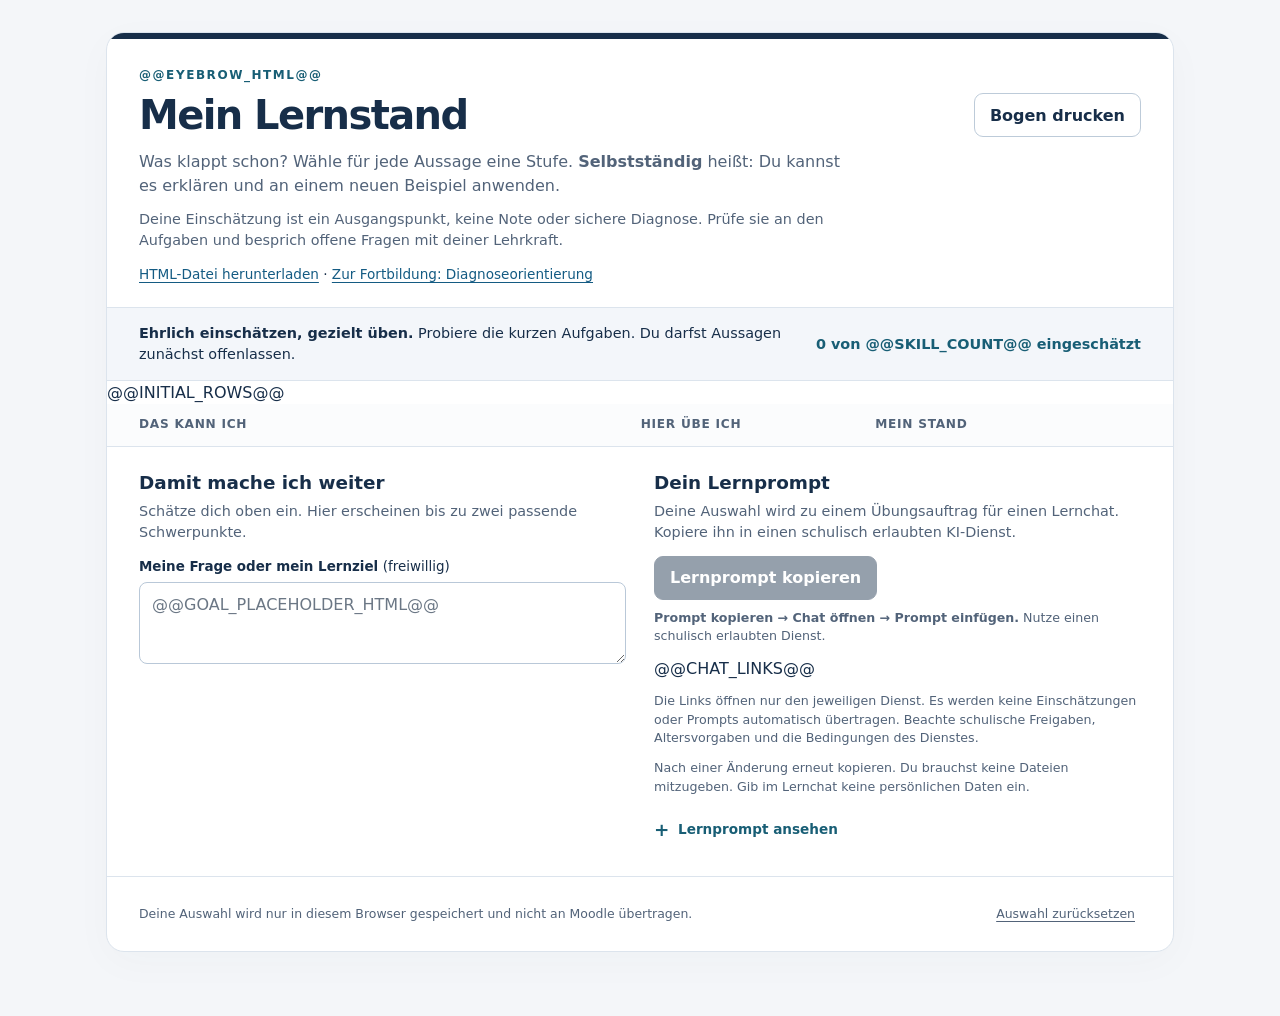
<file: docs/lernstand-brueche-template.html>
<!doctype html>
<html lang="de">
<head>
<meta charset="utf-8">
<meta name="viewport" content="width=device-width, initial-scale=1">
<meta name="author" content="@@AUTHOR_HTML@@">
<meta name="description" content="@@DESCRIPTION_HTML@@">
<title>@@TITLE_HTML@@</title>
<style>
:root{color-scheme:light;--ink:#172e49;--muted:#526379;--line:#dce4ed;--paper:#fff;--soft:#f3f6fa;--accent:#185e75;--accentsoft:#e7f2f5;--focus:#cc6e13;font-family:system-ui,-apple-system,BlinkMacSystemFont,"Segoe UI",sans-serif;line-height:1.45;color:var(--ink);background:#f4f6f9}
*{box-sizing:border-box}body{margin:0}button,input,textarea{font:inherit}button,a,input,textarea,summary{-webkit-tap-highlight-color:transparent}button,a,input,textarea,summary:focus-visible{outline-color:var(--focus)}:focus-visible{outline:3px solid var(--focus);outline-offset:3px}button{cursor:pointer}a{color:#145b83;text-underline-offset:3px}a:hover{text-decoration-thickness:2px}.wrap{max-width:1120px;margin:32px auto;padding:0 26px 32px}.sheet{background:var(--paper);border:1px solid var(--line);border-radius:18px;overflow:hidden;box-shadow:0 10px 40px #21395807}header{padding:28px 32px 23px;border-top:6px solid var(--ink)}.eyebrow{font-size:.75rem;font-weight:750;letter-spacing:.13em;text-transform:uppercase;color:var(--accent);margin:0 0 9px}.title-row{display:flex;align-items:start;justify-content:space-between;gap:20px}h1{font-size:clamp(1.85rem,4vw,2.5rem);line-height:1.1;letter-spacing:-.04em;margin:0 0 13px}h2{font-size:1.15rem;margin:0 0 7px;line-height:1.25}.intro{font-size:1rem;max-width:720px;margin:0;color:var(--muted)}.toolbar{display:flex;gap:8px;flex-wrap:wrap}.btn{min-height:44px;border:1px solid #bdcbd9;padding:9px 15px;border-radius:9px;background:white;color:var(--ink);font-weight:650;white-space:nowrap}.btn:hover{background:var(--soft)}.btn-primary{background:var(--ink);border-color:var(--ink);color:white}.btn-primary:hover{background:#254766}.btn:disabled{opacity:.45;cursor:not-allowed}.guide{padding:15px 32px;background:var(--soft);border-block:1px solid var(--line);display:flex;justify-content:space-between;align-items:center;gap:16px;font-size:.9rem}.guide p{margin:0}.progress{font-weight:700;white-space:nowrap;color:var(--accent)}.competencies{width:100%;border-collapse:collapse;table-layout:fixed}.competencies thead{background:#fbfcfd;font-size:.76rem;text-transform:uppercase;letter-spacing:.06em;color:var(--muted)}.competencies th{text-align:left;padding:12px 22px;border-bottom:1px solid var(--line)}.competencies th:nth-child(1){width:48%;padding-left:32px}.competencies th:nth-child(2){width:22%}.competencies th:nth-child(3){width:30%;padding-right:32px}.competencies td{padding:17px 22px;border-bottom:1px solid var(--line);vertical-align:middle}.competencies td:first-child{padding-left:32px}.competencies td:last-child{padding-right:32px}.competence{display:flex;gap:13px;align-items:start}.number{display:inline-flex;align-items:center;justify-content:center;flex-shrink:0;background:var(--soft);border:1px solid var(--line);width:27px;height:27px;border-radius:8px;font-size:.78rem;font-weight:750;margin-top:1px}.competence p{margin:0;font-size:.94rem}.competence strong{font-weight:700}.links{display:flex;align-items:start;gap:8px;flex-direction:column}.practice-note{font-size:.82rem;color:var(--muted);margin:0}.links a{font-size:.82rem;font-weight:650;display:inline-flex;align-items:center;min-height:44px}.ratings{border:0;padding:0;margin:0;display:grid;grid-template-columns:repeat(3,1fr);gap:6px}.sr-only{position:absolute;width:1px;height:1px;padding:0;overflow:hidden;clip:rect(0,0,0,0);white-space:nowrap;border:0}.choice{position:relative;display:flex;min-height:48px;text-align:center;align-items:center;justify-content:center;border:1px solid #c9d4df;border-radius:8px;background:white;cursor:pointer;padding:6px 3px;font-size:.75rem;font-weight:620;line-height:1.2}.choice input{position:absolute;opacity:0;width:1px;height:1px}.choice:has(input:checked){border:2px solid var(--accent);background:var(--accentsoft);color:#124b60;padding:5px 2px}.choice:has(input:focus-visible){outline:3px solid var(--focus);outline-offset:2px}.choice:hover{background:var(--soft)}.choice input:checked + span::before{content:"✓ ";font-weight:800}.learn{padding:24px 32px;display:grid;grid-template-columns:1fr 1fr;gap:28px}.learn p{font-size:.9rem;color:var(--muted);margin:0 0 12px}.priority-label{display:block;font-size:.84rem;font-weight:650;margin:14px 0 6px}textarea{width:100%;border:1px solid #b9c8d8;border-radius:8px;background:#fff;color:var(--ink);padding:10px 12px;resize:vertical;line-height:1.5;min-height:82px}textarea::placeholder{color:#6b7785}.focus-list{font-size:.9rem;line-height:1.5;padding-left:21px;margin:10px 0}.focus-list li+li{margin-top:5px}.chat-links{display:flex;flex-wrap:wrap;gap:8px;margin:12px 0}.chat-link{display:inline-flex;align-items:center;justify-content:center;min-height:44px;padding:9px 14px;border:1px solid #bdcbd9;border-radius:9px;background:#fff;font-size:.84rem;font-weight:650;text-decoration:none;color:var(--ink)}.chat-link:hover{background:var(--accentsoft);border-color:var(--accent)}.chat-link span{margin-left:8px;color:var(--accent)}.prompt-actions{display:flex;align-items:center;gap:12px;flex-wrap:wrap;margin:13px 0 9px}.copy-status{font-size:.8rem;color:var(--accent);min-height:1.4em}.learn .small{font-size:.79rem}.prompt-details{margin-top:10px;font-size:.85rem}.prompt-details summary{cursor:pointer;min-height:44px;display:flex;align-items:center;font-weight:650;color:var(--accent);list-style:none}.prompt-details summary::before{content:"+";display:inline-flex;width:24px;font-weight:800;font-size:1.15rem}.prompt-details[open] summary::before{content:"−"}.prompt-box{min-height:240px;font-size:.81rem;background:#f8fafc}.foot{padding:15px 32px;border-top:1px solid var(--line);display:flex;align-items:center;gap:20px;justify-content:space-between}.save-status{margin:0;font-size:.78rem;max-width:740px;color:var(--muted)}.reset{font-size:.78rem;color:var(--muted);background:none;border:0;min-height:44px;padding:6px;text-decoration:underline;text-underline-offset:3px;white-space:nowrap}.no-script{padding:16px 32px;background:#fff2d7;color:#64400c}.print-note{display:none}.print-choice{display:none}
@media(max-width:850px){.wrap{margin:16px auto;padding:0 16px 24px}header{padding:24px}.title-row{display:block}.toolbar{margin-top:17px}.guide{padding:15px 24px;align-items:start;flex-direction:column;gap:7px}.competencies th,.competencies td{padding:15px}.competencies th:first-child,.competencies td:first-child{padding-left:24px}.competencies th:last-child,.competencies td:last-child{padding-right:24px}.competencies th:nth-child(1){width:44%}.competencies th:nth-child(2){width:20%}.competencies th:nth-child(3){width:36%}.learn{padding:24px;gap:24px}.foot{padding:12px 24px}.choice{font-size:.72rem}}
@media(max-width:640px){.wrap{padding:0 10px 16px;margin:10px auto}.sheet{border-radius:12px}header{padding:22px 20px}.guide{padding:14px 20px}.competencies,.competencies tbody,.competencies tr,.competencies td{display:block;width:100%}.competencies thead{display:none}.competencies tr{position:relative;padding:18px 20px;border-bottom:1px solid var(--line)}.competencies td,.competencies td:first-child,.competencies td:last-child{padding:0;border:0}.competencies td:nth-child(2){padding:10px 0 12px 40px}.competencies td:last-child{padding-left:40px}.links{flex-direction:row;gap:16px;flex-wrap:wrap}.links a{min-height:44px}.choice{font-size:.79rem;min-height:48px}.learn{display:block;padding:22px 20px}.learn>div+div{border-top:1px solid var(--line);margin-top:22px;padding-top:21px}.foot{display:block;padding:14px 20px}.reset{margin-top:4px}.prompt-actions .btn{width:100%}}
@media print{@page{size:A4 portrait;margin:11mm}html,body{background:white!important;color:#142235}.wrap{max-width:none;margin:0;padding:0}.sheet{border:0;border-radius:0;box-shadow:none}header{padding:0 0 11px;border-top:0}.eyebrow{font-size:8pt;margin-bottom:5px}h1{font-size:24pt;margin-bottom:8px}.intro{font-size:9.5pt}.toolbar,.prompt-column,.prompt-details,.foot,.no-script{display:none!important}.guide{background:#f4f6f8!important;padding:8px 0;border-top:1px solid #aaa;font-size:9pt}.competencies{font-size:9pt}.competencies thead{font-size:8pt}.competencies th{padding:8px!important}.competencies td{padding:11px 8px!important}.competencies th:first-child,.competencies td:first-child{padding-left:0!important}.competencies th:last-child,.competencies td:last-child{padding-right:0!important}.competence{gap:9px}.competence p{font-size:9pt}.number{height:20px;width:20px;border-radius:5px;font-size:8pt}.links{gap:3px}.links a{font-size:8pt;min-height:0;color:#174e6a}.choice{font-size:7.5pt;min-height:32px;border-radius:5px}.choice:has(input:checked){background:#e3ecf0!important;border:2px solid #163e53}.ratings{gap:4px}.competencies tr{break-inside:avoid}.learn{display:block;padding:14px 0 0;break-inside:avoid}.learn h2{font-size:11pt}.learn p,.focus-list{font-size:9pt}.focus-list{margin:5px 0}.priority-label{font-size:9pt;margin:8px 0 4px}textarea#priority{min-height:54px;font-size:9pt;border-color:#a9b5c2;resize:none;padding:7px}.print-note{display:block!important;font-size:8pt;color:#526379;margin:10px 0 0}*{-webkit-print-color-adjust:exact;print-color-adjust:exact}}
</style>
</head>
<body>
<main class="wrap"><div class="sheet">
<header>
<p class="eyebrow">@@EYEBROW_HTML@@</p>
<div class="title-row"><div><h1>Mein Lernstand</h1><p class="intro">Was klappt schon? Wähle für jede Aussage eine Stufe. <strong>Selbstständig</strong> heißt: Du kannst es erklären und an einem neuen Beispiel anwenden.</p></div><div class="toolbar"><button class="btn" type="button" id="print">Bogen drucken</button></div></div>
<p class="intro" style="margin-top:12px;font-size:.9rem">Deine Einschätzung ist ein Ausgangspunkt, keine Note oder sichere Diagnose. Prüfe sie an den Aufgaben und besprich offene Fragen mit deiner Lehrkraft.</p>
<p style="margin:14px 0 0;font-size:.85rem"><a href="lernstand-brueche.html" download>HTML-Datei herunterladen</a> · <a href="individualisierung.html#diagnose">Zur Fortbildung: Diagnoseorientierung</a></p>
</header>
<noscript><div class="no-script">Für Speichern und Lernprompt muss JavaScript eingeschaltet sein. Die Aussagen und Übungslinks kannst du auch ohne JavaScript nutzen.</div></noscript>
<section aria-label="Selbsteinschätzung">
<div class="guide"><p><strong>Ehrlich einschätzen, gezielt üben.</strong> Probiere die kurzen Aufgaben. Du darfst Aussagen zunächst offenlassen.</p><p class="progress" id="progress" role="status" aria-live="polite">0 von @@SKILL_COUNT@@ eingeschätzt</p></div>
<table class="competencies">
<caption class="sr-only">@@SKILL_COUNT@@ Kompetenzen mit Übungslinks und jeweils drei Stufen zur Selbsteinschätzung.</caption>
<thead><tr><th scope="col">Das kann ich</th><th scope="col">Hier übe ich</th><th scope="col">Mein Stand</th></tr></thead>
<tbody id="competency-body">
@@INITIAL_ROWS@@
</tbody>
</table>
</section>
<section class="learn" aria-label="Meine nächsten Schritte">
<div>
<h2>Damit mache ich weiter</h2>
<p id="focus-intro">Schätze dich oben ein. Hier erscheinen bis zu zwei passende Schwerpunkte.</p>
<ol id="focus-list" class="focus-list" hidden></ol>
<label class="priority-label" for="priority">Meine Frage oder mein Lernziel <span style="font-weight:400">(freiwillig)</span></label>
<textarea id="priority" maxlength="400" rows="2" placeholder="@@GOAL_PLACEHOLDER_HTML@@"></textarea>
<p class="print-note">Übe zuerst bei „noch unsicher“, danach bei „mit Hilfe“. Kurze Aufgaben stehen in der Tabelle.</p>
</div>
<div class="prompt-column">
<h2>Dein Lernprompt</h2>
<p>Deine Auswahl wird zu einem Übungsauftrag für einen Lernchat. Kopiere ihn in einen schulisch erlaubten KI-Dienst.</p>
<div class="prompt-actions"><button class="btn btn-primary" type="button" id="copy" disabled>Lernprompt kopieren</button><span class="copy-status" id="copy-status" role="status" aria-live="polite"></span></div>
<p class="small"><strong>Prompt kopieren → Chat öffnen → Prompt einfügen.</strong> Nutze einen schulisch erlaubten Dienst.</p>
<nav class="chat-links" aria-label="KI-Chat öffnen">
@@CHAT_LINKS@@
</nav>
<p class="small">Die Links öffnen nur den jeweiligen Dienst. Es werden keine Einschätzungen oder Prompts automatisch übertragen. Beachte schulische Freigaben, Altersvorgaben und die Bedingungen des Dienstes.</p>
<p class="small">Nach einer Änderung erneut kopieren. Du brauchst keine Dateien mitzugeben. Gib im Lernchat keine persönlichen Daten ein.</p>
<details class="prompt-details" id="prompt-details"><summary>Lernprompt ansehen</summary><label class="sr-only" for="prompt">Persönlicher Lernprompt zum Kopieren</label><textarea class="prompt-box" id="prompt" readonly spellcheck="false" aria-describedby="prompt-info"></textarea><p class="small" id="prompt-info">Falls Kopieren nicht klappt: Text markieren und selbst kopieren.</p></details>
</div>
</section>
<footer class="foot"><p id="save-status" class="save-status" role="status" aria-live="polite">Deine Auswahl wird nur in diesem Browser gespeichert und nicht an Moodle übertragen.</p><button type="button" class="reset" id="reset">Auswahl zurücksetzen</button></footer>
</div></main>
<script>
'use strict';
const CONFIG = @@CONFIG_JSON@@;
const SKILLS = CONFIG.skills;
const LEVELS = {1:'noch unsicher',2:'mit Hilfe',3:'selbstständig'};
const STORAGE_KEY = CONFIG.storageKey;
function normalizeState(raw) {
 const ratings={};
 if(raw && typeof raw==='object' && raw.ratings && typeof raw.ratings==='object') {
  for(const skill of SKILLS) {const value=Number(raw.ratings[skill.id]);if([1,2,3].includes(value))ratings[skill.id]=value;}
 }
 return {ratings,priority:typeof raw?.priority==='string'?raw.priority.slice(0,400):''};
}
function getFocus(state) {
 const selected=SKILLS.filter(s=>state.ratings[s.id]);
 const needs=selected.filter(s=>state.ratings[s.id]<3).sort((a,b)=>state.ratings[a.id]-state.ratings[b.id]);
 if(needs.length)return {skills:needs.slice(0,2),review:false};
 return {skills:selected.slice(-2),review:true};
}
function buildPrompt(state) {
 const selected=SKILLS.filter(s=>state.ratings[s.id]);
 if(!selected.length)return '';
 const focus=getFocus(state);
 const hints=[...new Set(focus.skills.flatMap(s=>s.coachHints||[]))];
 return [
  'Du bist mein geduldiger Lerncoach für '+CONFIG.subject+' ('+CONFIG.grade+'). Mein Unterrichtsthema: '+CONFIG.scope+'.',
  '',
  'Mein tatsächlich eingeschätzter Lernstand:',
  ...selected.map(s=>'- '+s.text+' — '+LEVELS[state.ratings[s.id]]),
  'Nur diese Aussagen habe ich eingeschätzt. Nicht genannte Kompetenzen sind unbewertet und dürfen weder als Schwäche noch als Stärke behandelt werden. Ergänze keine erfundenen Bewertungen oder weiteren Lernschwerpunkte.',
  '',
  (focus.review?'Alles von mir Bewertete habe ich als selbstständig eingeschätzt. Prüfe es an einem neuen Beispiel mit höchstens diesen zwei Startschwerpunkten:':'Beginne mit diesen höchstens zwei Startschwerpunkten; noch unsicher kommt vor mit Hilfe:'),
  ...focus.skills.map(s=>'- '+s.short+': '+s.text),
  ...(state.priority.trim()?['','Meine eigene Frage / mein Lernziel: '+state.priority.trim(),'Berücksichtige mein Lernziel ausdrücklich innerhalb dieser ausgewählten Themen. Wenn es einem Startschwerpunkt widerspricht oder nicht dazu passt, frage zuerst kurz nach, bevor du die Aufgabe stellst. Leite daraus keine zusätzliche Selbsteinschätzung ab.']:[]),
  ...(hints.length?['','Passende fachliche Hinweise zu meinen Startschwerpunkten:',...hints.map(h=>'- '+h)]:[]),
  '',
  'So soll unser Lernchat ablaufen:',
  '1. Stelle immer nur eine kurze Aufgabe und warte auf meine Antwort. Beginne mit einem anschaulichen neuen Beispiel zum Startschwerpunkt. Gib alle benötigten Angaben direkt in der Aufgabe an; keine Dateien, Links oder Kursunterlagen sind nötig.',
  '2. Erkläre ungewohnte Begriffe kurz, bevor ich sie brauche. Passe Schwierigkeit und Hilfen an meine tatsächliche Einschätzung an. Bei „selbstständig“ prüfe die Anwendung in einem neuen Zusammenhang, statt ungefragt die Grundlagen zu wiederholen.',
  '3. Verrate die Lösung nicht vor meiner Antwort. Bei einem Fehler gib erst einen gezielten Hinweis und lass mich noch einmal versuchen. Nach zwei erfolglosen Versuchen zeige ein anderes, vollständig gelöstes Beispiel; stelle danach eine ähnliche neue Aufgabe, die ich selbst löse.',
  '4. Passe die nächste Aufgabe an meine Antwort an. Bleibe bei höchstens zwei Startschwerpunkten. Beurteile meine Begründung, nicht nur mein Ergebnis. Ende mit einem kurzen Lernrückblick: Was kann ich jetzt selbst erklären, was sollte ich noch üben?',
  '',
  'Starte jetzt mit genau einer passenden Aufgabe; falls mein Lernziel erst geklärt werden muss, stelle stattdessen genau eine kurze Rückfrage.'
 ].join('\n');
}
let state=normalizeState(null),storageAvailable=false;
const $=id=>document.getElementById(id);
function renderRows() {
 const body=$('competency-body');body.replaceChildren();
 SKILLS.forEach((skill,index)=>{
  const row=document.createElement('tr');
  const statement=document.createElement('td');
  const box=document.createElement('div');box.className='competence';
  const number=document.createElement('span');number.className='number';number.textContent=String(index+1);number.setAttribute('aria-hidden','true');
  const text=document.createElement('p');text.id='skill-'+skill.id;text.textContent=skill.text;
  box.append(number,text);statement.append(box);
  const linkCell=document.createElement('td');const links=document.createElement('div');links.className='links';
  skill.links.forEach(([label,url])=>{const a=document.createElement('a');a.href=url;a.textContent=label;a.target='_blank';a.rel='noopener noreferrer';a.setAttribute('aria-label',label+' – '+skill.short+' (öffnet einen neuen Tab)');links.append(a)});
  if(skill.practice){const practice=document.createElement('p');practice.className='practice-note';practice.textContent=skill.practice;links.append(practice)}
  linkCell.append(links);
  const choiceCell=document.createElement('td');const group=document.createElement('fieldset');group.className='ratings';
  const legend=document.createElement('legend');legend.className='sr-only';legend.textContent=skill.text;group.append(legend);
  Object.entries(LEVELS).forEach(([value,label])=>{
   const option=document.createElement('label');option.className='choice';
   const input=document.createElement('input');input.type='radio';input.name=skill.id;input.value=value;input.checked=state.ratings[skill.id]===Number(value);
   input.addEventListener('change',()=>{state.ratings[skill.id]=Number(value);persist();update()});
   const labelText=document.createElement('span');labelText.textContent=label;option.append(input,labelText);group.append(option);
  });choiceCell.append(group);row.append(statement,linkCell,choiceCell);body.append(row);
 });
}
function persist() {
 try{localStorage.setItem(STORAGE_KEY,JSON.stringify(state));storageAvailable=true;}
 catch(error){storageAvailable=false;}
 $('save-status').textContent=storageAvailable?'Deine Auswahl wird nur in diesem Browser gespeichert und nicht an Moodle übertragen. Auf einem anderen Gerät ist sie nicht automatisch vorhanden.':'Dieser Browser kann deine Auswahl nicht dauerhaft speichern. Sie bleibt nur, solange diese Seite geöffnet ist. Du kannst den ausgefüllten Bogen drucken.';
}
function update() {
 const count=SKILLS.filter(s=>state.ratings[s.id]).length;
 $('progress').textContent=count+' von '+SKILLS.length+' eingeschätzt';
 const focus=getFocus(state);const list=$('focus-list');list.replaceChildren();list.hidden=!count;
 $('focus-intro').textContent=!count?'Schätze dich oben ein. Hier erscheinen bis zu zwei passende Schwerpunkte.':focus.review?'Alles bisher Markierte hast du als selbstständig eingeschätzt. Prüfe es an einem neuen Beispiel zu:':'Beginne mit „noch unsicher“, danach mit „mit Hilfe“. Deine nächsten Schwerpunkte:';
 focus.skills.forEach(skill=>{const item=document.createElement('li');item.textContent=skill.short;list.append(item)});
 $('prompt').value=buildPrompt(state);$('copy').disabled=count===0;$('copy-status').textContent=count===0?'Schätze zuerst mindestens eine Aussage ein.':'';
}
try {const saved=localStorage.getItem(STORAGE_KEY);if(saved)state=normalizeState(JSON.parse(saved));} catch(error){}
renderRows();$('priority').value=state.priority;persist();update();
$('priority').addEventListener('input',()=>{state.priority=$('priority').value.slice(0,400);persist();update()});
$('print').addEventListener('click',()=>window.print());
$('reset').addEventListener('click',()=>{
 if(!window.confirm('Alle Einschätzungen und dein freiwilliges Lernziel auf diesem Gerät zurücksetzen?'))return;
 state=normalizeState(null);document.querySelectorAll('.ratings input').forEach(input=>input.checked=false);$('priority').value='';persist();update();$('reset').focus();
});
$('copy').addEventListener('click',async()=>{
 const text=buildPrompt(state);if(!text)return;
 try{
  if(!navigator.clipboard || !navigator.clipboard.writeText)throw new Error('Clipboard unavailable');
  await navigator.clipboard.writeText(text);$('copy-status').textContent=text===buildPrompt(state)?'Kopiert. Im Lernchat einfügen.':'Deine Auswahl wurde inzwischen geändert. Bitte erneut kopieren.';
 }catch(error){
  $('prompt-details').open=true;$('prompt').focus();$('prompt').select();
  $('copy-status').textContent='Bitte den markierten Text selbst kopieren.';
 }
});
// Pure functions are also exposed for local, offline logic checks.
window.SelfAssessment=Object.freeze({config:CONFIG,skills:SKILLS,normalizeState,getFocus,buildPrompt});
// Compatibility for existing local checks of the original workbook.
window.AlgorithmSelfCheck=window.SelfAssessment;
</script>
</body>
</html>
</file>
<file: handouts.css>
:root {
      --ink: #141a18;
      --paper: #ffffff;
      --paper-2: #eef4ff;
      --white: #ffffff;
      --lime: #eaf2ff;
      --coral: #4385f5;
      --blue: #4385f5;
      --cyan: #4385f5;
      --muted: #545b66;
      --line: #d8dde6;
      --dark: #eef4ff;
      --serif: Arial, Helvetica, sans-serif;
      --sans: Arial, Helvetica, sans-serif;
      --shadow: none;
    }

    * { box-sizing: border-box; }
    html { scroll-behavior: smooth; }
    body { margin: 0; background: var(--paper); color: var(--ink); font-family: var(--sans); font-size: 16px; }
    button, input, textarea, select { font: inherit; color: inherit; }
    button { cursor: pointer; }
    a { color: inherit; }
    ::selection { background: var(--lime); }
    .wrap { width: min(1180px, calc(100% - 40px)); margin: 0 auto; }

    .topbar { position: sticky; top: 0; z-index: 20; border-bottom: 1px solid var(--line); background: rgba(244, 241, 233, .94); backdrop-filter: blur(14px); }
    .topbar .wrap { min-height: 72px; display: flex; align-items: center; justify-content: space-between; gap: 24px; }
    .brand { display: flex; align-items: center; gap: 11px; font-size: 12px; font-weight: 900; letter-spacing: .09em; }
    .brand-mark { width: 34px; height: 34px; display: grid; place-items: center; background: var(--blue); color: white; font-family: var(--sans); font-size: 17px; font-weight: 900; }
    .top-actions { display: flex; align-items: center; gap: 10px; }
    .top-link { padding: 9px 12px; border: 1px solid var(--line); text-decoration: none; font-size: 12px; font-weight: 850; }
    .top-link:hover, .top-link:focus-visible { border-color: var(--blue); background: var(--paper-2); }
    .status { min-height: 20px; color: var(--muted); font-size: 12px; font-weight: 750; }

    .hero { border-bottom: 1px solid var(--ink); }
    .hero .wrap { display: grid; grid-template-columns: 1.35fr .65fr; min-height: 450px; }
    .hero-copy { padding: 80px 70px 70px 0; }
    .eyebrow, .mini-label { margin: 0; font-size: 11px; font-weight: 900; letter-spacing: .14em; text-transform: uppercase; }
    .eyebrow { color: var(--blue); }
    h1 { margin: 20px 0 22px; max-width: 800px; font-family: var(--sans); font-size: clamp(42px, 6vw, 66px); font-weight: 800; line-height: 1.06; letter-spacing: -.025em; }
    h1 em { color: var(--ink); font-weight: 800; font-style: normal; }
    .hero-copy > p:last-child { max-width: 690px; color: var(--muted); font-size: 19px; line-height: 1.6; }
    .hero-side { padding: 68px 0 68px 48px; border-left: 1px solid var(--ink); display: flex; flex-direction: column; justify-content: flex-end; }
    .hero-side strong { font-family: var(--sans); font-size: 22px; line-height: 1.28; font-weight: 750; }
    .hero-side p { color: var(--muted); line-height: 1.55; }
    .privacy { margin-top: 24px; padding: 16px; border-left: 5px solid var(--blue); background: var(--paper-2); font-size: 13px; line-height: 1.5; }

    .station-picker { padding: 48px 0 58px; }
    .station-picker h2 { margin: 0 0 24px; font-family: var(--serif); font-size: 38px; font-weight: 400; }
    .station-tabs { display: grid; grid-template-columns: repeat(3, 1fr); gap: 18px; }
    .station-tab { min-height: 220px; padding: 24px; border: 1px solid var(--ink); background: transparent; text-align: left; transition: transform .15s, box-shadow .15s, background .15s; }
    .station-tab:hover, .station-tab:focus-visible { border-color: var(--blue); background: #f8fbff; }
    .station-tab.active { background: var(--paper-2); border-color: var(--blue); box-shadow: inset 0 5px 0 var(--blue); }
    .station-tab span { display: block; font-family: var(--serif); font-size: 30px; }
    .station-tab strong { display: block; margin: 35px 0 8px; font-size: 22px; }
    .station-tab small { color: var(--muted); font-size: 14px; line-height: 1.45; }
    .station-tab .station-task { display: block; margin-top: 12px; padding-top: 12px; border-top: 1px solid var(--line); color: var(--ink); }
    .station-tab .station-task b { color: var(--blue); }
    .work-note { margin-top: 22px; padding: 22px 24px; border-left: 5px solid var(--blue); background: var(--paper-2); }
    .work-note h3 { margin: 0 0 8px; font-size: 18px; }
    .work-note p { margin: 7px 0 0; color: var(--muted); line-height: 1.55; }
    .downloads { margin-top: 28px; }
    .downloads h3 { margin: 0 0 7px; font-size: 21px; }
    .downloads > p { margin: 0 0 17px; color: var(--muted); line-height: 1.55; }
    .download-grid { display: grid; grid-template-columns: repeat(3, 1fr); gap: 18px; }
    .download-card { display: flex; min-height: 180px; padding: 20px; border: 1px solid var(--ink); background: var(--white); flex-direction: column; align-items: flex-start; }
    .download-card span { color: var(--blue); font-size: 12px; font-weight: 900; letter-spacing: .08em; }
    .download-card strong { margin: 16px 0 7px; font-size: 18px; }
    .download-card p { margin: 0 0 18px; color: var(--muted); font-size: 14px; line-height: 1.45; }
    .download-card .button { margin-top: auto; display: inline-flex; align-items: center; text-decoration: none; color: var(--ink); }

    .station-panel { display: none; border-top: 1px solid var(--ink); }
    .station-panel.active { display: block; }
    .station-head { padding: 70px 0 50px; display: grid; grid-template-columns: 120px 1fr 1fr; gap: 38px; align-items: start; }
    .station-number { font-family: var(--sans); font-size: 16px; font-weight: 900; letter-spacing: .08em; color: var(--blue); }
    .station-head h2 { margin: 0; font-family: var(--sans); font-size: clamp(38px, 5vw, 56px); font-weight: 800; line-height: 1.06; color: var(--ink); }
    .station-head > p { margin: 6px 0 0; color: var(--muted); font-size: 17px; line-height: 1.6; }
    .station-body { padding-bottom: 90px; }

    .toolbar { display: flex; flex-wrap: wrap; align-items: center; gap: 10px; margin-bottom: 26px; }
    .toolbar input { flex: 1 1 280px; min-height: 46px; padding: 10px 14px; border: 1px solid var(--ink); background: var(--white); }
    .filter { min-height: 46px; padding: 10px 14px; border: 1px solid var(--ink); background: transparent; font-weight: 800; }
    .filter.active { background: var(--ink); color: white; }

    .prompt-list { display: grid; gap: 13px; }
    .prompt-item { border: 1px solid var(--ink); background: var(--white); }
    .prompt-item[hidden] { display: none; }
    .prompt-summary { width: 100%; padding: 18px 20px; border: 0; background: transparent; display: grid; grid-template-columns: 54px 1fr auto; align-items: center; gap: 16px; text-align: left; }
    .prompt-summary:hover { background: var(--paper-2); }
    .prompt-id { font-family: var(--serif); font-size: 25px; color: var(--coral); }
    .prompt-summary strong { font-size: 17px; }
    .prompt-category { color: var(--muted); font-size: 11px; font-weight: 900; letter-spacing: .1em; }
    .prompt-detail { display: none; padding: 0 20px 20px 90px; }
    .prompt-item.open .prompt-detail { display: block; }
    .prompt-detail textarea, .generated-prompt textarea { width: 100%; min-height: 130px; padding: 16px; border: 1px solid var(--ink); background: var(--paper); resize: vertical; line-height: 1.55; }
    .prompt-actions { display: flex; align-items: center; justify-content: space-between; gap: 12px; margin-top: 10px; }
    .prompt-actions small { color: var(--muted); }

    .button { min-height: 42px; padding: 10px 16px; border: 1px solid var(--ink); background: transparent; font-weight: 850; }
    .button:hover, .button:focus-visible { background: var(--lime); }
    .button.primary { border-color: var(--ink); background: var(--ink); color: white; }
    .button.primary:hover, .button.primary:focus-visible { background: var(--blue); border-color: var(--blue); }
    .button.coral { background: var(--coral); color: var(--ink); }

    .analysis-layout { display: grid; grid-template-columns: .86fr 1.14fr; gap: 34px; align-items: start; }
    .case-list { display: grid; gap: 9px; }
    .case-card { padding: 16px; border: 1px solid var(--ink); background: transparent; text-align: left; display: grid; grid-template-columns: 38px 1fr; gap: 12px; }
    .case-card:hover, .case-card.active { background: var(--lime); }
    .case-card span { font-family: var(--serif); font-size: 24px; }
    .case-card strong { display: block; }
    .case-card small { color: var(--muted); line-height: 1.4; }
    .own-case { margin-top: 18px; padding: 18px; border: 1px solid var(--ink); background: var(--white); }
    .own-case label, .form-grid label, .reflection-grid label { display: block; font-size: 12px; font-weight: 850; }
    .own-case input, .form-grid input, .form-grid textarea, .reflection-grid textarea { width: 100%; margin-top: 7px; padding: 12px; border: 1px solid var(--ink); background: var(--white); }
    .own-case label + label { margin-top: 12px; }
    .generated-prompt { border: 1px solid #b8c9e7; border-left: 5px solid var(--blue); background: var(--dark); color: var(--ink); padding: 24px; }
    .generated-prompt h3 { margin: 8px 0 17px; font-family: var(--serif); font-size: 31px; font-weight: 400; }
    .generated-prompt textarea { color: var(--ink); background: var(--white); min-height: 275px; }
    .generated-prompt .prompt-actions small { color: var(--muted); }
    .reflection-grid { display: grid; grid-template-columns: 1fr 1fr; gap: 18px; margin-top: 28px; }
    .reflection-grid label { padding: 19px; border: 1px solid var(--ink); background: var(--white); }
    .reflection-grid textarea { min-height: 115px; resize: vertical; }
    .trainer { margin-top: 32px; border: 1px solid var(--ink); }
    .trainer > button { width: 100%; padding: 17px 20px; border: 0; background: var(--paper-2); display: flex; justify-content: space-between; font-weight: 900; text-align: left; }
    .trainer-content { display: none; padding: 22px; background: var(--white); }
    .trainer.open .trainer-content { display: block; }
    .trainer-content h4 { margin: 0 0 9px; font-size: 19px; }
    .trainer-content p { color: var(--muted); line-height: 1.55; }
    .didactic-note { margin-top: 18px; padding: 17px; border-left: 5px solid var(--blue); background: #eef0ff; line-height: 1.55; }

    .builder-layout { display: grid; grid-template-columns: 1fr 1fr; gap: 30px; align-items: start; }
    .form-card { padding: 24px; border: 1px solid var(--ink); background: var(--white); }
    .form-card h3 { margin: 0 0 20px; font-family: var(--serif); font-size: 31px; font-weight: 400; }
    .form-grid { display: grid; grid-template-columns: 1fr 1fr; gap: 14px; }
    .form-grid label.wide { grid-column: 1 / -1; }
    .form-grid textarea { min-height: 95px; resize: vertical; }
    .form-grid textarea.long-output { min-height: 300px; }
    .form-grid textarea.final-output { min-height: 380px; }
    .module-list { display: grid; gap: 10px; }
    .module-card { border: 1px solid var(--ink); background: var(--paper); }
    .module-top { padding: 15px; display: grid; grid-template-columns: 28px 1fr auto; gap: 12px; align-items: center; }
    .module-top input { width: 20px; height: 20px; accent-color: var(--coral); }
    .module-top strong { display: block; }
    .module-top small { color: var(--muted); }
    .module-prompt { display: none; padding: 0 15px 15px 55px; }
    .module-card.selected .module-prompt { display: block; }
    .module-prompt textarea { width: 100%; min-height: 135px; padding: 13px; border: 1px solid var(--ink); background: var(--white); resize: vertical; line-height: 1.5; }
    .checklist { display: grid; gap: 10px; margin: 12px 0 20px; }
    .checklist label { display: flex; align-items: flex-start; gap: 11px; padding: 12px; border: 1px solid var(--line); }
    .checklist input { width: 19px; height: 19px; accent-color: var(--blue); }
    .builder-footer { margin-top: 28px; padding: 23px; border: 1px solid #b8c9e7; border-left: 5px solid var(--blue); background: var(--paper-2); display: flex; justify-content: space-between; align-items: center; gap: 20px; }
    .builder-footer p { margin: 0; max-width: 700px; line-height: 1.5; }
    .button-row { display: flex; flex-wrap: wrap; gap: 10px; }

    footer { padding: 28px 0 40px; border-top: 1px solid var(--line); color: var(--muted); font-size: 12px; }
    footer .wrap { display: flex; justify-content: space-between; gap: 20px; }

    /* Nähe zur Gestaltung der Word-Handouts */
    .topbar { background: rgba(255, 255, 255, .96); }
    .hero .wrap { min-height: 330px; }
    .hero-copy { padding-top: 58px; padding-bottom: 54px; }
    .hero-side { padding-top: 48px; padding-bottom: 48px; }
    .station-picker h2, .form-card h3, .generated-prompt h3, .sortLab h3, .canvasIntro h3 { font-family: var(--sans); font-weight: 750; }
    .station-picker h2 { font-size: 30px; }
    .station-tab span { color: var(--blue); font-family: var(--sans); font-size: 16px; font-weight: 900; letter-spacing: .08em; }
    .station-head { border-bottom: 1px solid var(--line); }
    .prompt-id { color: var(--blue); font-family: var(--sans); font-size: 18px; font-weight: 900; }
    .button.primary { background: var(--blue); border-color: var(--blue); }
    .button.coral { background: var(--blue); color: white; border-color: var(--blue); }
    .filter.active { background: var(--blue); border-color: var(--blue); }
    .case-card:hover, .case-card.active { background: var(--paper-2); border-color: var(--blue); }
    .case-card span { font-family: var(--sans); color: var(--blue); font-size: 18px; font-weight: 900; }
    .didactic-note { border-color: var(--blue); background: var(--paper-2); }
    .ai-help { grid-column: 1 / -1; padding: 17px; border-left: 5px solid var(--blue); background: var(--paper-2); }
    .ai-help h4 { margin: 0 0 7px; font-size: 17px; }
    .ai-help p { margin: 0 0 13px; color: var(--muted); font-size: 13px; line-height: 1.5; }
    #goalHelp, #hypothesisHelp { margin: 18px 0 24px; }
    #goalHelp summary, #hypothesisHelp summary { font-size: 17px; }
    #goalHelp p, #hypothesisHelp p { font-size: 15px; line-height: 1.55; }
    #goalHelp[open] summary, #hypothesisHelp[open] summary { margin-bottom: 14px; }
    #goalHelp>label, #hypothesisHelp>label { margin-top: 22px; }
    .field-hint { display: block; margin-top: 7px; color: var(--muted); font-weight: 400; line-height: 1.4; }
    .print-summary { display: none; width: min(900px, calc(100% - 50px)); margin: 0 auto; padding: 48px 0; }
    .print-summary h1 { font-size: 30px; border-bottom: 2px solid var(--blue); padding-bottom: 12px; }
    .print-summary h2 { margin: 28px 0 8px; color: var(--blue); font-size: 20px; }
    .print-summary p, .print-summary li { line-height: 1.55; }
    .print-summary .print-note { padding: 14px; border-left: 4px solid var(--blue); background: var(--paper-2); }
    .print-summary .print-preserve { white-space: pre-wrap; overflow-wrap: anywhere; line-height: 1.55; }
    .print-summary .print-material { break-inside: auto; page-break-inside: auto; }
    .print-summary .print-material h1 { margin-top: 0; break-before: page; page-break-before: always; }
    .print-summary .print-block { padding: 16px; border: 1px solid var(--line); }

    @media (max-width: 900px) {
      .hero .wrap, .station-head, .analysis-layout, .builder-layout { grid-template-columns: 1fr; }
      .hero-copy { padding-right: 0; }
      .hero-side { padding: 36px 0 55px; border-left: 0; border-top: 1px solid var(--ink); }
      .station-tabs, .download-grid { grid-template-columns: 1fr; }
      .station-tab { min-height: 145px; }
      .station-tab strong { margin-top: 20px; }
      .station-head { gap: 18px; }
      .station-number { font-size: 14px; }
    }

    @media (max-width: 620px) {
      .wrap { width: min(100% - 28px, 1180px); }
      .topbar .wrap { min-height: 62px; }
      .brand b { display: none; }
      .hero-copy { padding: 55px 0 45px; }
      h1 { font-size: 50px; }
      .station-picker { padding: 35px 0 45px; }
      .station-head { padding: 52px 0 35px; }
      .prompt-summary { grid-template-columns: 42px 1fr; }
      .prompt-category { grid-column: 2; }
      .prompt-detail { padding-left: 20px; }
      .reflection-grid, .form-grid { grid-template-columns: 1fr; }
      .form-grid label.wide { grid-column: auto; }
      .module-top { grid-template-columns: 28px 1fr; }
      .module-top .button { grid-column: 2; justify-self: start; }
      .module-prompt { padding-left: 15px; }
      .builder-footer, footer .wrap { align-items: flex-start; flex-direction: column; }
    }

    @media print {
      .topbar, .station-picker, .button, .prompt-actions, .trainer > button { display: none !important; }
      .station-panel { display: block !important; break-before: page; }
      .station-panel:first-of-type { break-before: auto; }
      .prompt-item, .trainer, .form-card { break-inside: avoid; }
      .prompt-detail, .trainer-content, .module-prompt { display: block !important; }
      body { background: white; }
      .hero .wrap { min-height: auto; }
      .hero-copy { padding: 38px 0; }
      .hero-side { display: none; }
      body.print-entry > header, body.print-entry > main, body.print-entry > footer { display: none !important; }
      body.print-entry .print-summary { display: block !important; }
    }

    /* Existing handout palette and components, with quieter phase navigation. */
    [hidden] { display:none !important; }
    :root { --blue:#2466ce; --coral:#2466ce; }
    :focus-visible { outline:3px solid #123d85; outline-offset:4px; }
    .skip-link { position:absolute; top:-80px; left:20px; z-index:100; padding:14px; background:white; }
    .skip-link:focus { top:10px; }
    .station-tab { text-decoration:none; min-height:190px; }
    .station-tab strong { margin:24px 0 12px; }
    .station-head { grid-template-columns:140px 1.2fr 1fr; padding:42px 0 32px; margin-bottom:28px; scroll-margin-top:90px; }
    .station-head h2 { font-size:clamp(30px,4vw,46px); overflow-wrap:anywhere; }
    .station-panel { scroll-margin-top:80px; }
    .station-body { max-width:1000px; margin:0 auto; }
    .step { margin:24px 0; }
    label { display:block; font-size:15px; font-weight:700; line-height:1.45; }
    input:not([type=checkbox]):not([type=file]), select, textarea { display:block; width:100%; min-height:46px; padding:12px; border:1px solid #777f8d; border-radius:2px; margin:7px 0 12px; background:white; }
    textarea { min-height:112px; resize:vertical; line-height:1.55; }
    .form-grid label { font-size:15px; }
    .form-card>label, .generated-prompt>label { margin-top:22px; }
    .form-card h3, .generated-prompt h3 { font-size:25px; }
    .form-card p, .generated-prompt p { line-height:1.6; }
    .field-hint { font-size:14px; }
    .optional { font-weight:400; }
    .data-toolbar, .draft-switch { display:flex; flex-wrap:wrap; align-items:center; gap:14px; margin:24px 0; }
    .draft-switch label { flex:1 1 350px; }.draft-switch p { flex:1 1 250px; line-height:1.5; color:var(--muted); }
    .import-label { display:inline-flex; align-items:center; flex-wrap:wrap; gap:10px; }
    .import-label input { max-width:230px; font-size:13px; }
    .entry-options { display:grid; grid-template-columns:1fr 1fr; gap:20px; }
    .entry-options h3 { font-size:22px; }.entry-options .button { margin-top:12px; }
    .persistent { min-height:24px; font-size:14px; }
    .notice { border-left:4px solid var(--blue); padding:16px; background:var(--paper-2); line-height:1.5; }
    .material-output { min-height:410px; }.prompt-large { min-height:300px; }
    .button-row { margin-top:16px; }.button-row a { text-decoration:none; }
    .button { font-size:14px; min-height:44px; }.button.primary { color:white; }
    summary { cursor:pointer; font-weight:750; line-height:1.5; padding:6px 0; }
    .search-label { flex:1 1 300px; }
    .toolbar label { flex:1 1 260px; }
    .prompt-item summary { padding:20px; font-size:18px; }
    .prompt-detail { display:block; padding:0 22px 22px; }
    .prompt-detail p { line-height:1.55; }
    .variant-entry { margin-top:30px; padding-top:22px; border-top:1px solid var(--line); }
    .variant-entry h4 { font-size:20px; margin:0 0 8px; }
    .format-example { margin:22px 0; padding:18px; background:var(--paper-2); border-left:3px solid var(--blue); }
    .format-example summary { font-size:17px; padding:4px 0; }
    .format-example dd { white-space:pre-wrap; }
    .format-example .example-solution { margin-top:16px; }
    .library-result { min-height:280px; }
    .trial-inputs { margin-top:26px; padding-top:20px; border-top:1px solid var(--line); }
    .variant-routes { margin-top:24px; border-top:1px solid var(--line); }
    .variant-route { border-bottom:1px solid var(--line); }
    .variant-route>summary { padding:18px 0; font-size:19px; }
    .route-phase { display:block; color:var(--blue); font-size:13px; font-weight:650; margin-bottom:3px; }
    .route-detail { padding:0 0 22px; line-height:1.6; }
    .route-example { margin:20px 0; padding-left:18px; border-left:3px solid var(--line); }
    .route-example h4 { font-size:18px; margin:0 0 8px; }
    .preserve-lines { white-space:pre-wrap; }
    .route-reference,.variant-sources { font-size:14px; line-height:1.6; }
    .variant-sources { margin-top:24px; }
    .more-example-section { margin-top:24px; font-size:16px; line-height:1.6; }
    .prompt-workflow { margin-top:24px; padding:22px 24px; background:var(--paper-2); }
    .prompt-workflow h3 { margin:0 0 12px; font-size:20px; }
    .prompt-workflow ol { padding-left:24px; margin:0; }
    .prompt-workflow li { padding:4px 0; line-height:1.55; }
    .prompt-workflow p { margin:12px 0 0; line-height:1.55; }
    .prompt-tools { display:flex; flex-wrap:wrap; gap:8px; margin:0 0 12px; }
    .prompt-tools button { font-size:14px; }
    .prompt-detail textarea { min-height:280px; }
    .prompt-detail dt { font-weight:750; margin-top:14px; }.prompt-detail dd { margin:5px 0; line-height:1.55; }
    .context-alert { color:#8a4100; background:#fff5e8; padding:10px; line-height:1.5; }
    .toast { position:fixed; bottom:20px; left:50%; transform:translateX(-50%); max-width:min(600px,90vw); background:#17243b; color:white; padding:14px 20px; z-index:80; border-radius:6px; line-height:1.4; }
    .toast:empty { display:none; } dialog { width:min(800px,94vw); border:1px solid var(--line); padding:24px; }dialog textarea { min-height:300px; }
    pre { white-space:pre-wrap; overflow-wrap:anywhere; }
    .print-summary h1,.print-summary h2 { break-after:avoid; page-break-after:avoid; }.print-summary p { overflow-wrap:anywhere; }
    @media (max-width:900px) { .station-head { grid-template-columns:1fr; gap:16px; }.entry-options { grid-template-columns:1fr; } }
    @media (max-width:620px) { h1 { font-size:40px; }.form-card,.generated-prompt { padding:18px; }.data-toolbar>* { max-width:100%; }.topbar .wrap { gap:10px; }.material-output { min-height:360px; } }
    @media print { @page { margin:16mm; } body>header,body>main,body>footer,.toast,dialog,.skip-link { display:none!important; }.print-summary { display:block!important; padding:0; width:100%; }.print-summary h1 { margin-top:0; }.print-preserve { white-space:pre-wrap; overflow-wrap:anywhere; font-size:11pt; }.print-summary [hidden] { display:none!important; } }
</file>
